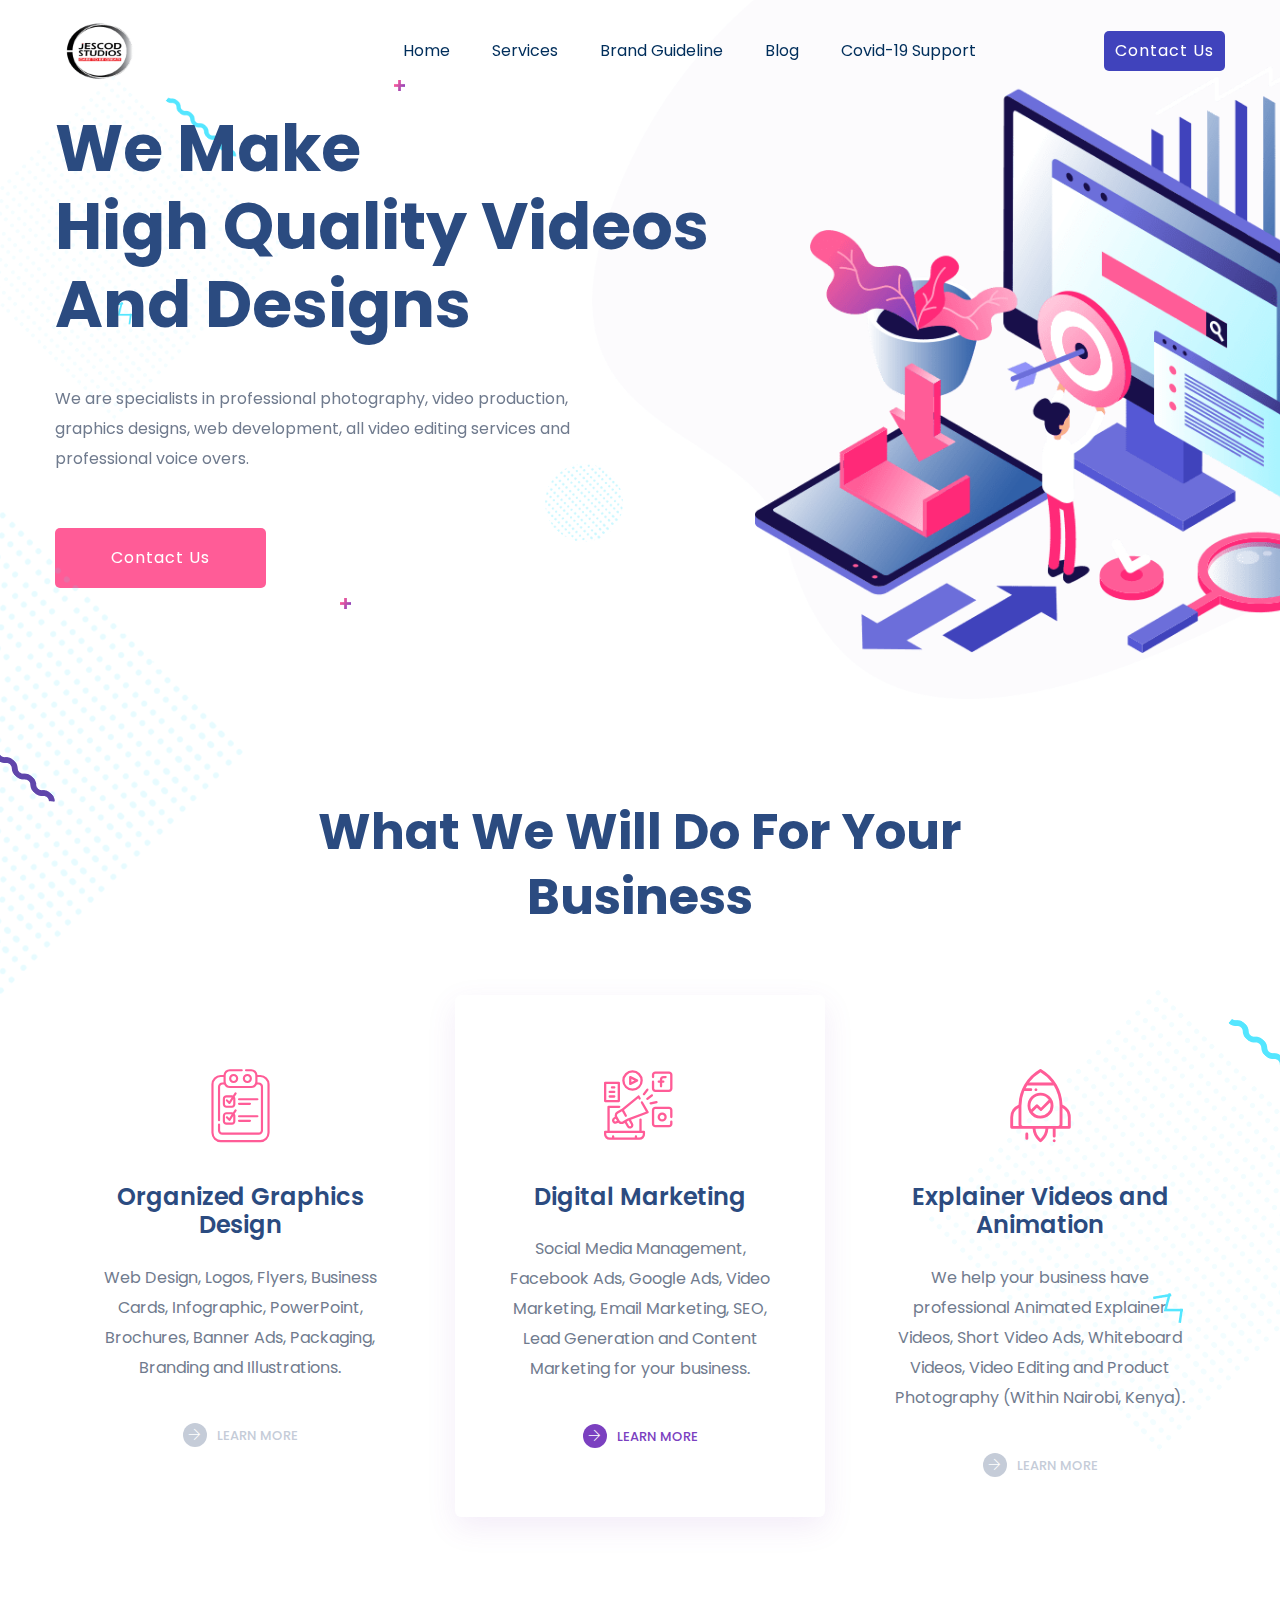
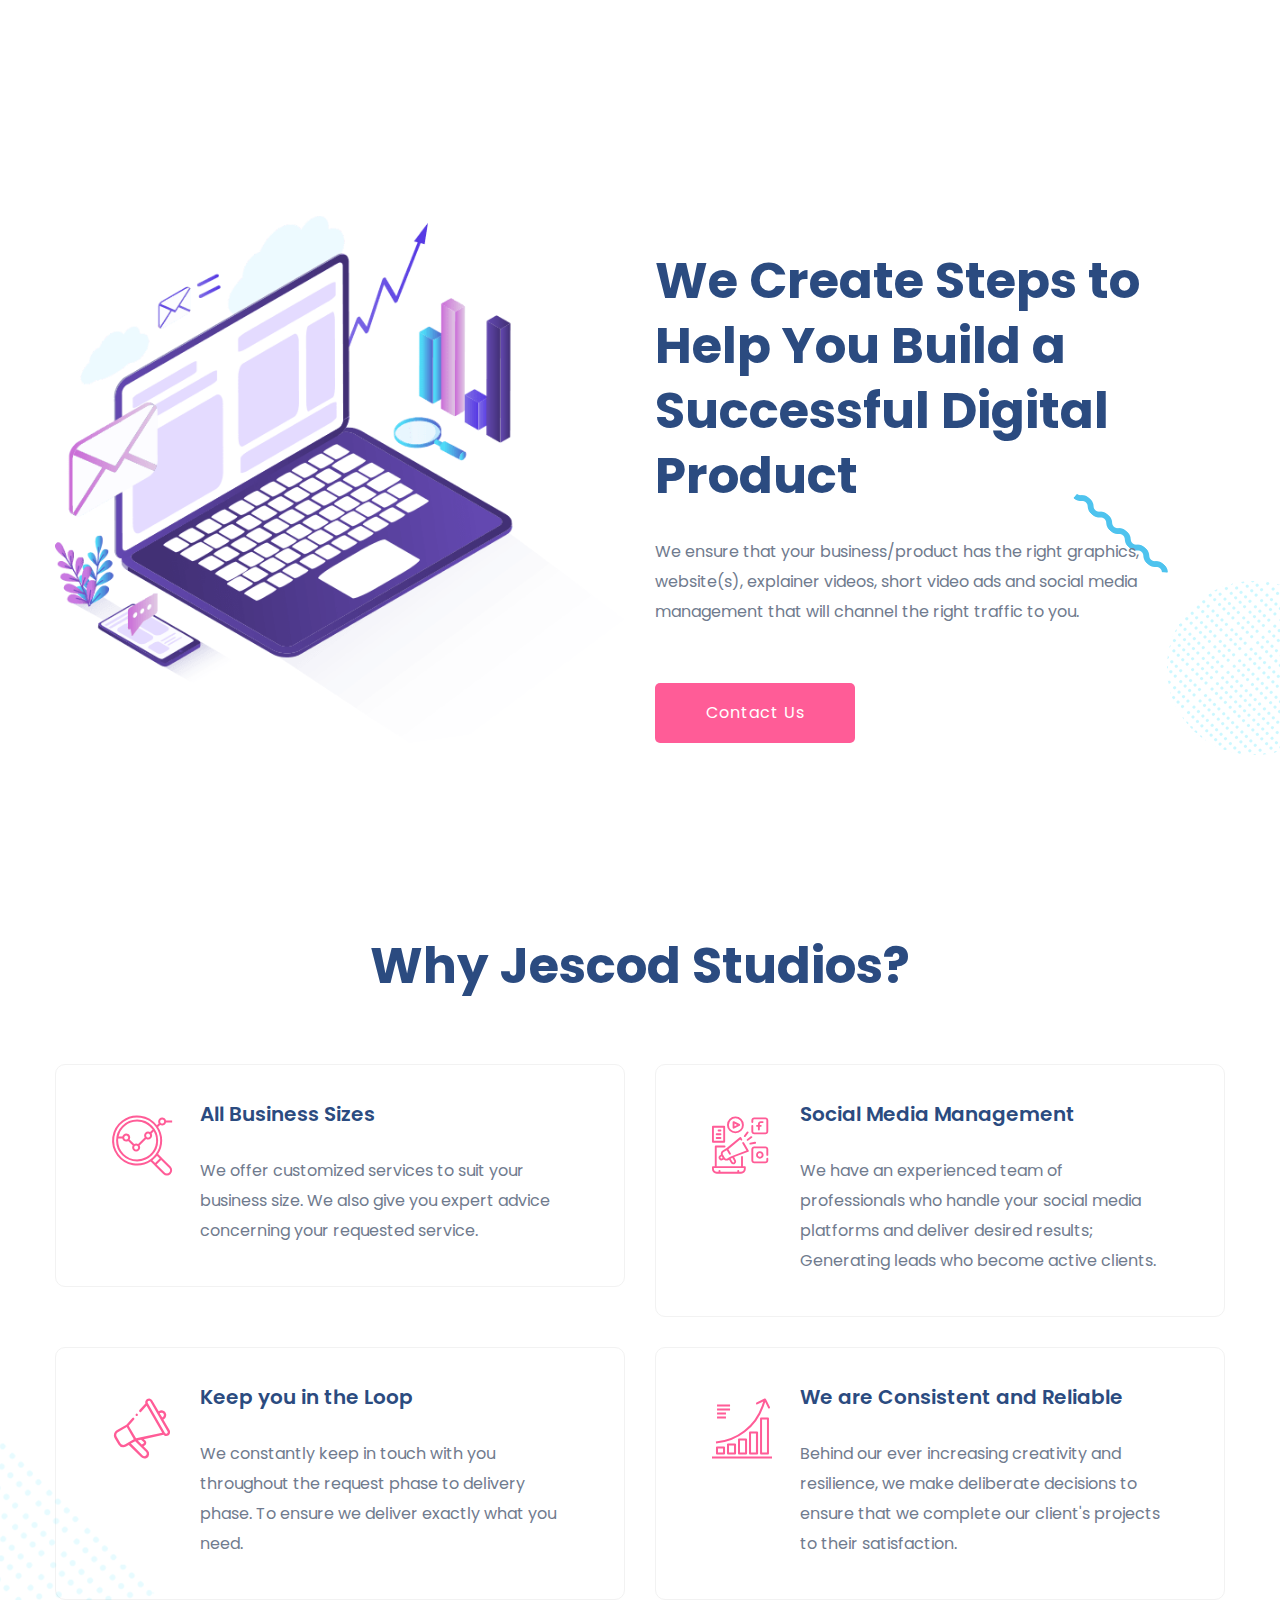
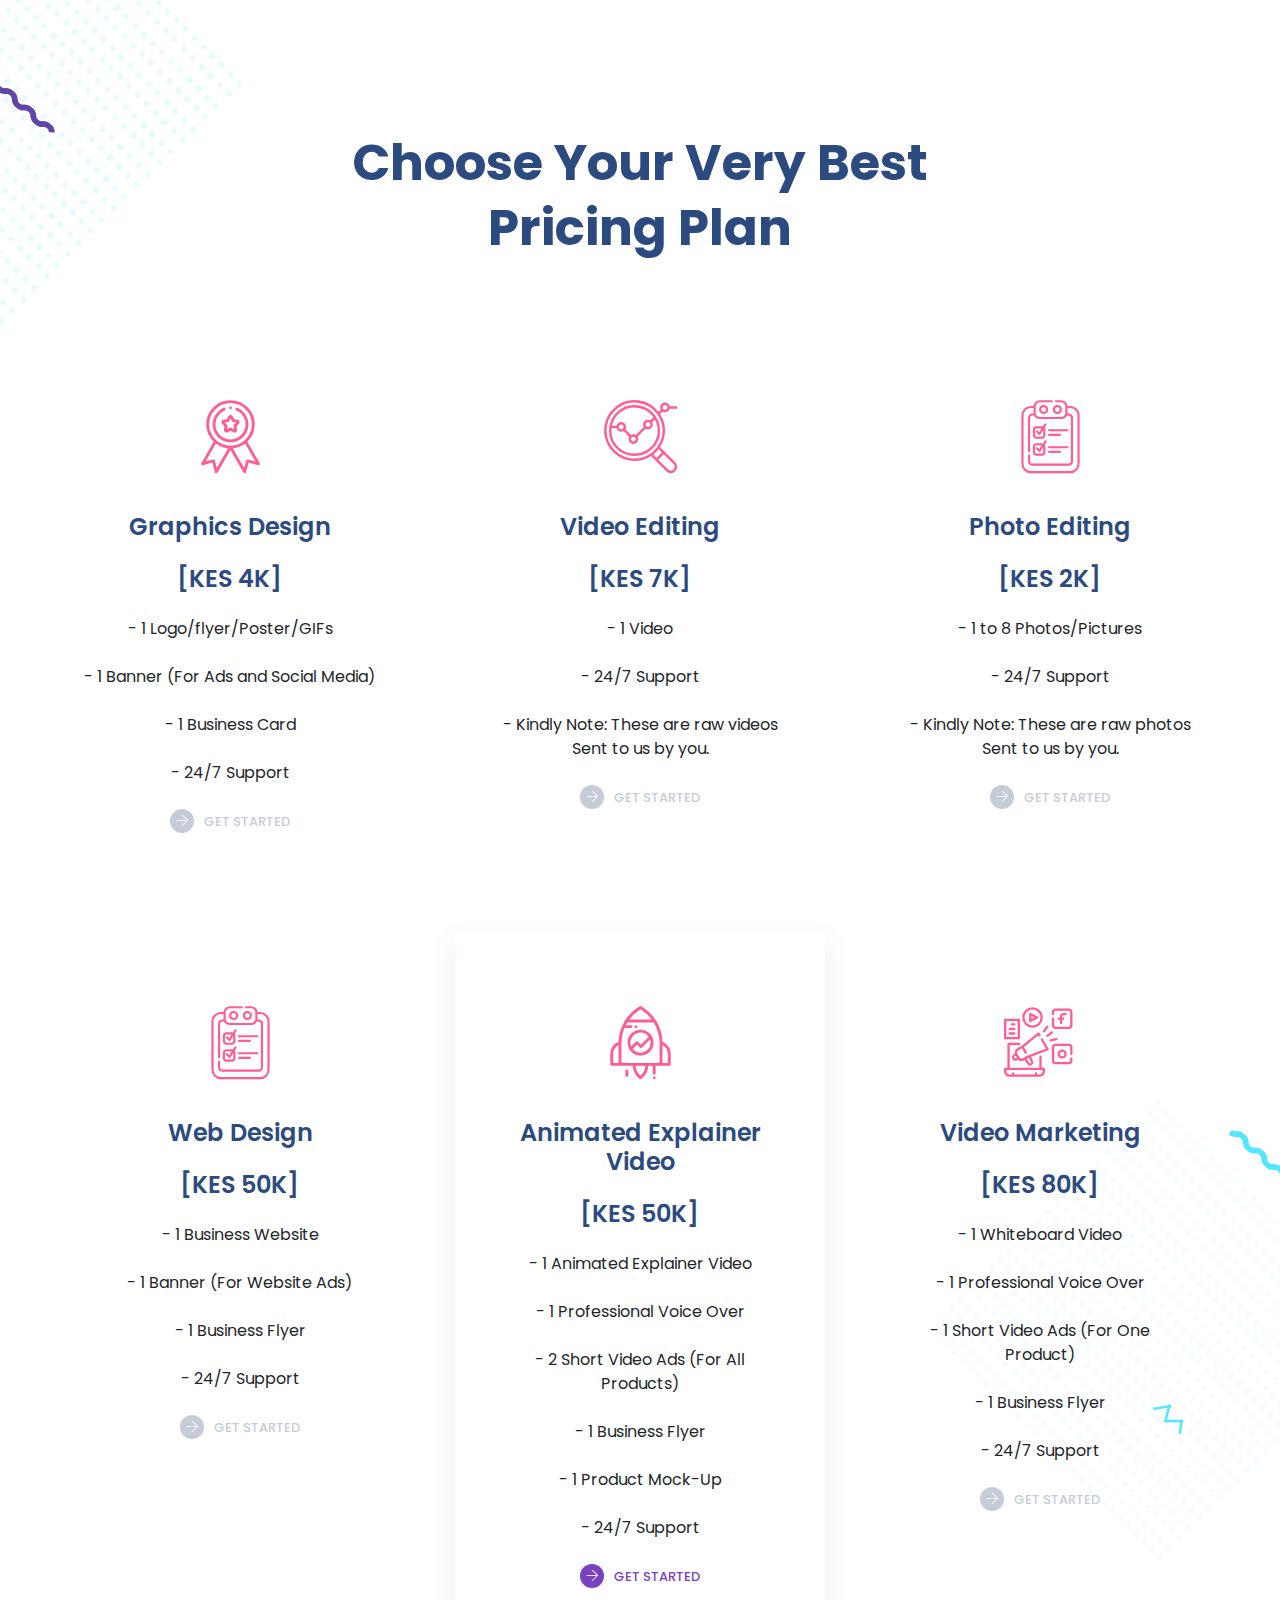
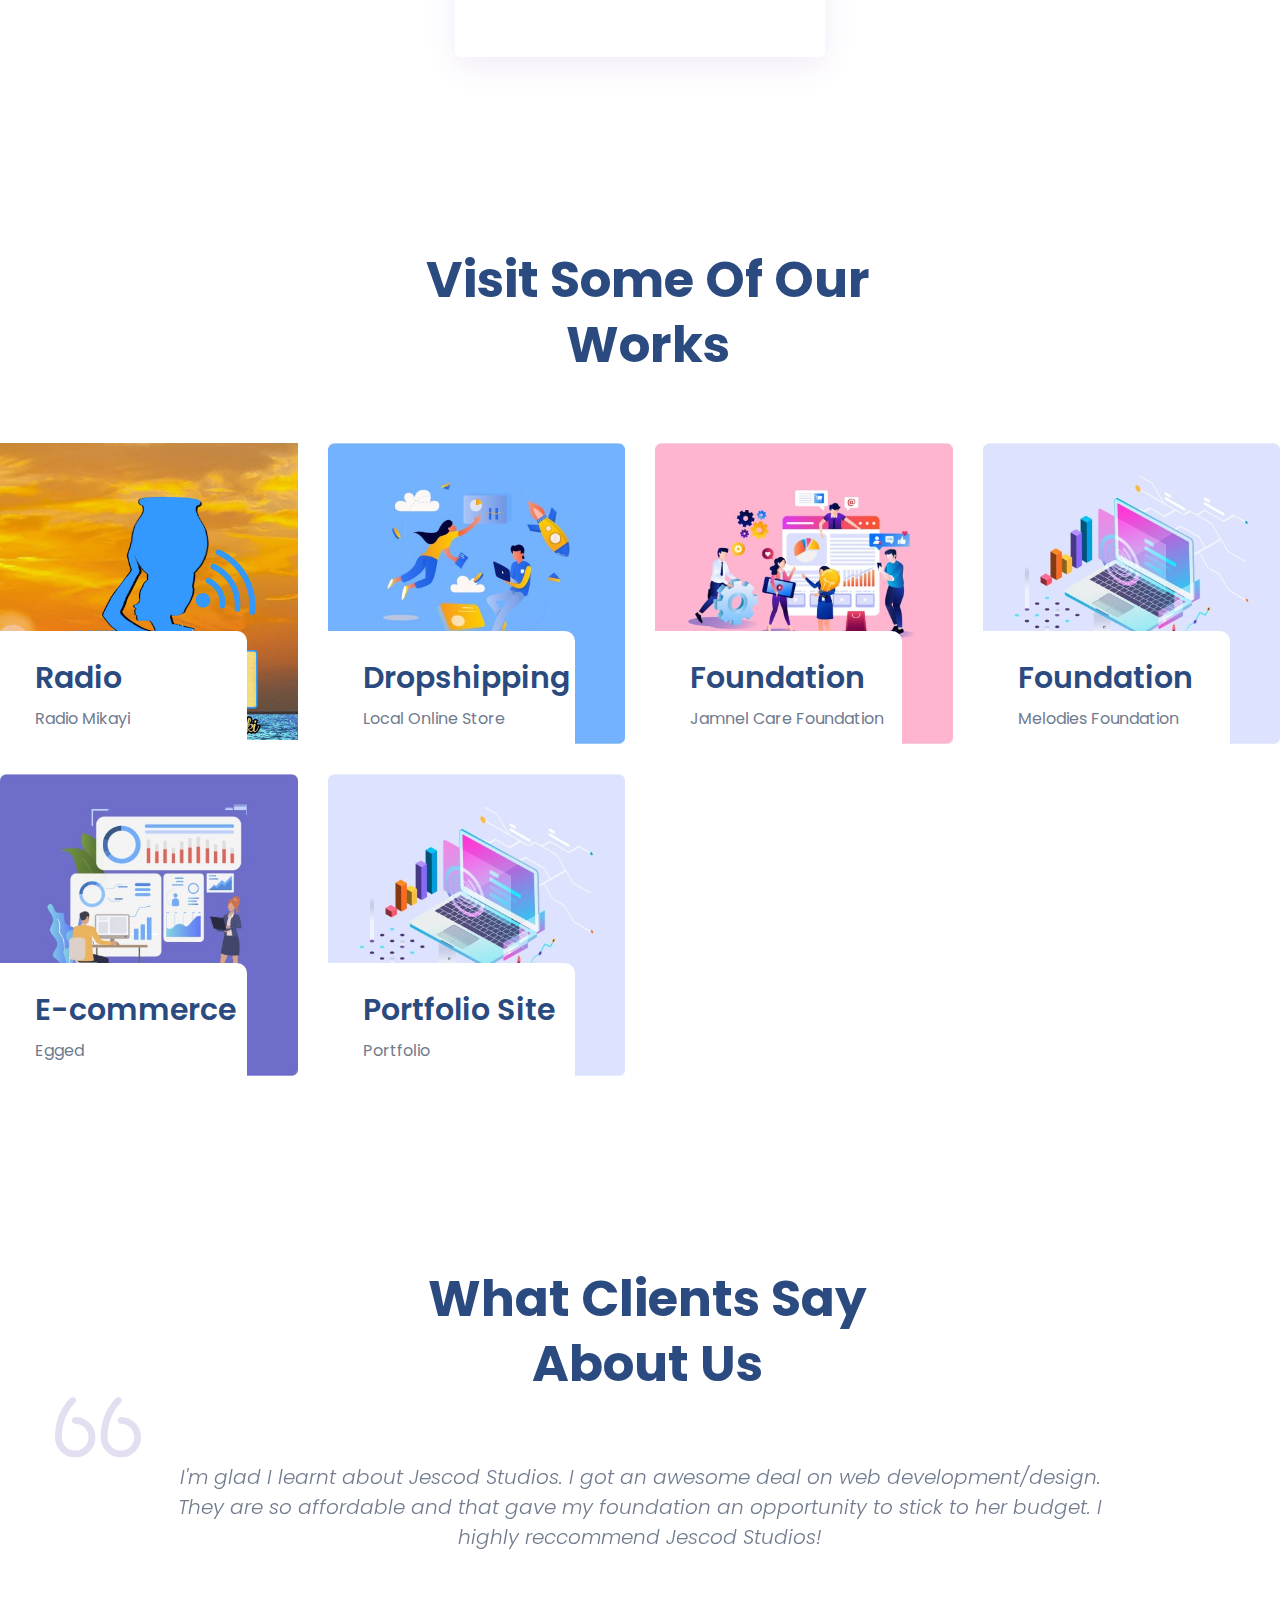
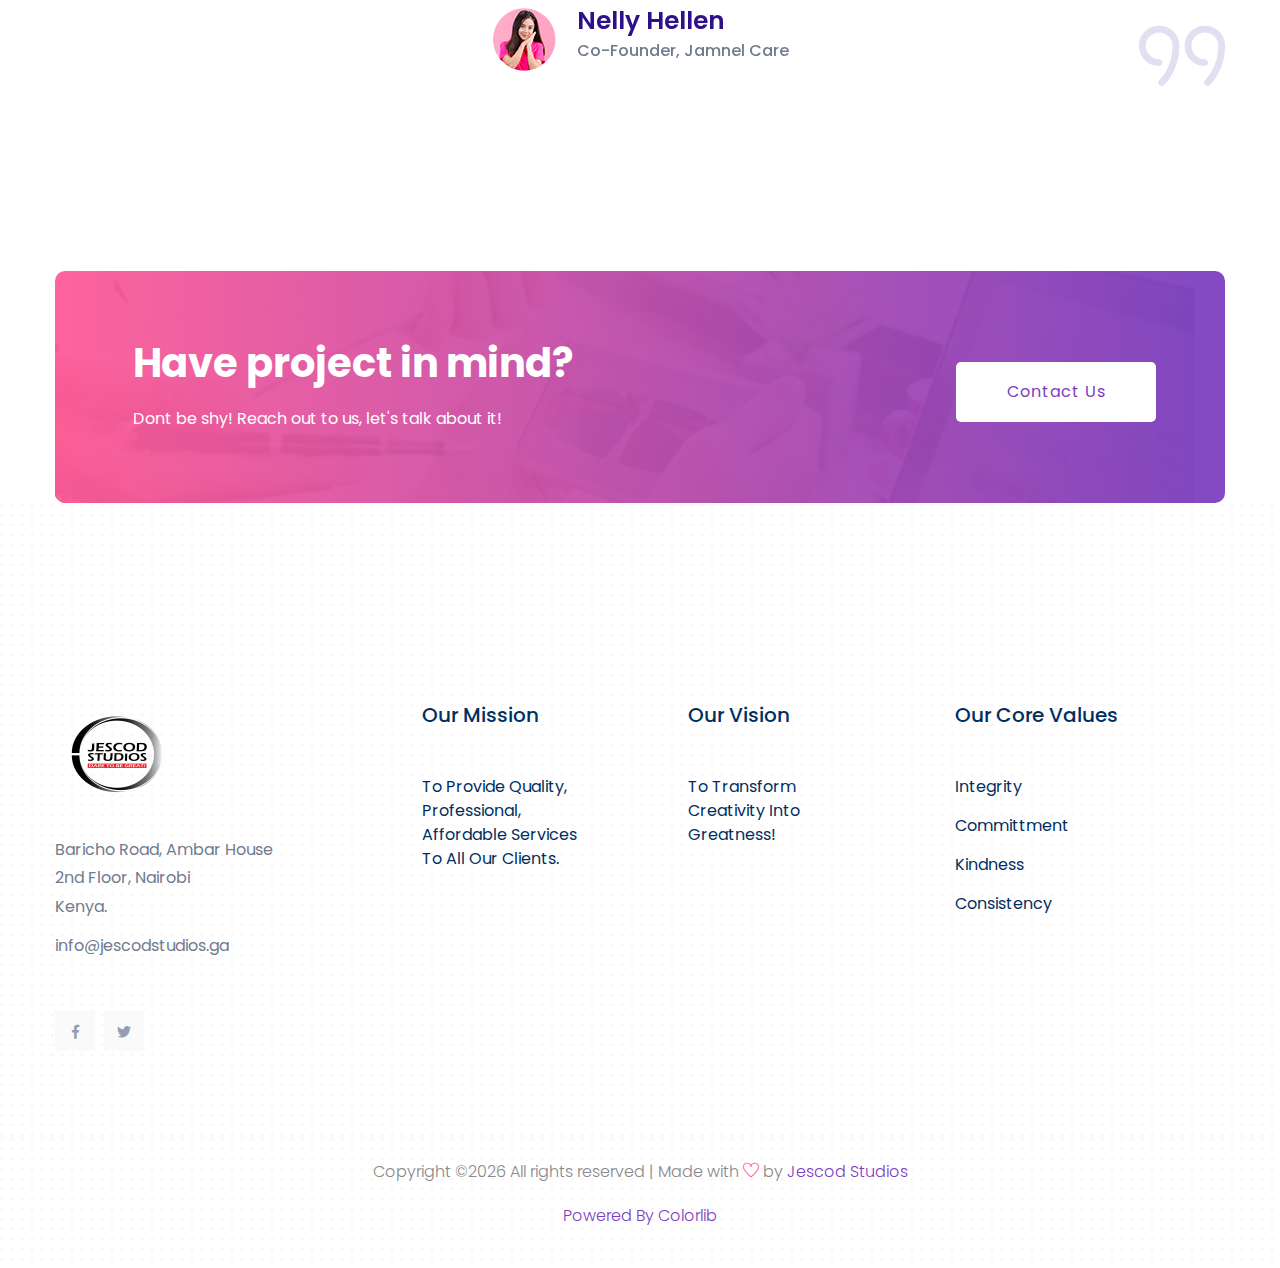
<file: index.html>
<!doctype html>
<html class="no-js" lang="zxx">
    <head>


        <meta charset="utf-8">
        <meta http-equiv="x-ua-compatible" content="ie=edge">
        <title>Jescod Studios-Dare To Be Great!</title>
        <meta name="description" content="">
        <meta name="viewport" content="width=device-width, initial-scale=1">
        <meta name="keywords" content="studios in nairobi, studios in kenya, jescod studios, photo studios in kenya, photo studios in nairobi, studios in south b, studios in baricho road, photography in kenya, photography in nairobi, photographers, content creators in kenya, content creators in nairobi.">
        <meta name="description" content="Specialists in professional photography, video production, graphics designs, web development, all video editing services and professional voice overs.">

    <!--    <link rel="manifest" href="site.webmanifest">
		<link rel="shortcut icon" type="image/x-icon" href="assets/img/favicon.ico"> -->

		<!-- CSS here -->
            <link rel="stylesheet" href="assets/css/bootstrap.min.css">
            <link rel="stylesheet" href="assets/css/owl.carousel.min.css">
            <link rel="stylesheet" href="assets/css/flaticon.css">
            <link rel="stylesheet" href="assets/css/slicknav.css">
            <link rel="stylesheet" href="assets/css/animate.min.css">
            <link rel="stylesheet" href="assets/css/magnific-popup.css">
            <link rel="stylesheet" href="assets/css/fontawesome-all.min.css">
            <link rel="stylesheet" href="assets/css/themify-icons.css">
            <link rel="stylesheet" href="assets/css/slick.css">
            <link rel="stylesheet" href="assets/css/nice-select.css">
            <link rel="stylesheet" href="assets/css/style.css">

<!--Favicon-->
            <link rel="apple-touch-icon" sizes="180x180" href="assets/img/elements/favicon_io/apple-touch-icon.png">
            <link rel="icon" type="image/png" sizes="32x32" href="assets/img/elements/favicon_io/favicon-32x32.png">
            <link rel="icon" type="image/png" sizes="16x16" href="assets/img/elements/favicon_io/favicon-16x16.png">
            <link rel="manifest" href="assets/img/elements/favicon_io/site.webmanifest">

<!--End Of Favicon-->


            <!-- Global site tag (gtag.js) - Google Analytics -->
      <script async src="https://www.googletagmanager.com/gtag/js?id=UA-159226225-1"></script>
      <script>
        window.dataLayer = window.dataLayer || [];
        function gtag(){dataLayer.push(arguments);}
        gtag('js', new Date());

        gtag('config', 'UA-159226225-1');
      </script>

   </head>

   <body>

    <!-- Preloader Start -->
    <div id="preloader-active">
      <!--    <div id="preloader-active">
              <div class="preloader d-flex align-items-center justify-content-center">
                  <div class="preloader-inner position-relative">
                      <div class="preloader-circle"></div>
                      <div class="preloader-img pere-text">
                          <img src="assets/img/logo/Jescod-Studios-Preloader.png" alt="">
                      </div>
                  </div>
              </div>
          </div>  -->
    </div>
    <!-- Preloader Start -->

    <header>
        <!-- Header Start -->
       <div class="header-area header-transparrent ">
            <div class="main-header header-sticky">
                <div class="container">
                    <div class="row align-items-center">
                        <!-- Logo -->
                        <div class="col-xl-2 col-lg-2 col-md-1">
                            <div class="logo">
                                <a href="index"><img src="assets/img/logo/logo.png" alt=""></a>
                            </div>
                        </div>
                        <div class="col-xl-8 col-lg-8 col-md-8">
                            <!-- Main-menu -->
                            <div class="main-menu f-right d-none d-lg-block">
                                <nav>
                                    <ul id="navigation">
                                        <li><a href="index.html"> Home</a></li>
                                    <!--    <li><a href="about.html">About Us</a></li>  -->
                                    <li><a href="services">Services</a></li>
                                        <li><a href="assets/img/logo/Jescod Brand Guideline Business Presentation.pdf" alt="">Brand Guideline</a></li>
                                    <li><a href="blog">Blog</a>
                                        <!--    <ul class="submenu">
                                                <li><a href="blog">Blog</a></li>
                                                <li><a href="single-blog">Blog Details</a></li>
                                            </ul> -->
                                        </li>
                                  <li><a href="https://dashboard.flutterwave.com/donate/5pewjfefvqdl">Covid-19 Support</a></li>

                                  <!--      <li><a href="#">Pages</a>
                                            <ul class="submenu">
                                                <li><a href="elements.html">Element</a></li>
                                            </ul>
                                        </li>  -->
                                    </ul>
                                </nav>
                            </div>
                        </div>
                        <div class="col-xl-2 col-lg-2 col-md-3">
                            <div class="header-right-btn f-right d-none d-lg-block">
                                <a href="contact" class="btn header-btn">Contact Us</a>
                            </div>
                        </div>
                        <!-- Mobile Menu -->
                        <div class="col-12">
                            <div class="mobile_menu d-block d-lg-none"></div>
                        </div>
                    </div>
                </div>
            </div>
       </div>
        <!-- Header End -->
    </header>

    <main>

        <!-- Slider Area Start-->
        <div class="slider-area ">
            <div class="slider-active">
                <div class="single-slider slider-height d-flex align-items-center" data-background="assets/img/hero/h1_hero.png">
                    <div class="container">
                        <div class="row d-flex align-items-center">
                            <div class="col-lg-7 col-md-9 ">
                                <div class="hero__caption">
                                    <h1 data-animation="fadeInLeft" data-delay=".4s">We Make<br> High Quality Videos and Designs</h1>
                                    <p data-animation="fadeInLeft" data-delay=".6s">We are specialists in professional photography, video production, graphics designs, web development, all video editing services and professional voice overs.</p>
                                    <!-- Hero-btn -->
                                    <div class="hero__btn" data-animation="fadeInLeft" data-delay=".8s">
                                        <a href="contact" class="btn hero-btn">Contact Us</a>
                                    </div>
                                </div>
                            </div>
                            <div class="col-lg-5">
                                <div class="hero__img d-none d-lg-block" data-animation="fadeInRight" data-delay="1s">
                                    <img src="assets/img/hero/hero_right.png" alt="">
                                </div>
                            </div>
                        </div>
                    </div>
                </div>
                <div class="single-slider slider-height d-flex align-items-center" data-background="assets/img/hero/h1_hero.png">
                    <div class="container">
                        <div class="row d-flex align-items-center">
                            <div class="col-lg-7 col-md-9 ">
                                <div class="hero__caption">
                                    <h1 data-animation="fadeInLeft" data-delay=".4s">We Collect<br> High Quality Designs and Videos</h1>
                                    <p data-animation="fadeInLeft" data-delay=".6s">We are specialists in professional photography, video production, graphics designs, web development, all video editing services and professional voice overs.</p>
                                    <!-- Hero-btn -->
                                    <div class="hero__btn" data-animation="fadeInLeft" data-delay=".8s">
                                        <a href="contact.html" class="btn hero-btn">Contact Us</a>
                                    </div>
                                </div>
                            </div>
                            <div class="col-lg-5">
                                <div class="hero__img d-none d-lg-block" data-animation="fadeInRight" data-delay="1s">
                                    <img src="assets/img/hero/hero_right.png" alt="">
                                </div>
                            </div>
                        </div>
                    </div>
                </div>
            </div>
        </div>
        <!-- Slider Area End-->
        <!-- What We do start-->
        <div class="what-we-do we-padding">
            <div class="container">
                <!-- Section-tittle -->
                <div class="row d-flex justify-content-center">
                    <div class="col-lg-8">
                        <div class="section-tittle text-center">
                            <h2>What We Will Do For Your Business​</h2>
                        </div>
                    </div>
                </div>
                <div class="row">
                    <div class="col-lg-4 col-md-6">
                        <div class="single-do text-center mb-30">
                            <div class="do-icon">
                                <span  class="flaticon-tasks"></span>
                            </div>
                            <div class="do-caption">
                                <h4>Organized Graphics Design</h4>
                                <p>Web Design, Logos, Flyers, Business Cards, Infographic, PowerPoint, Brochures, Banner Ads, Packaging, Branding and Illustrations.</p>
                            </div>
                     <div class="do-btn">
                                <a href="services"><i class="ti-arrow-right"></i> Learn More</a>
                            </div>
                        </div>
                    </div>
                     <div class="col-lg-4 col-md-6">
                        <div class="single-do active text-center mb-30">
                            <div class="do-icon">
                                <span  class="flaticon-social-media-marketing"></span>
                            </div>
                            <div class="do-caption">
                                <h4>Digital Marketing</h4>
                                <p>Social Media Management, Facebook Ads, Google Ads, Video Marketing, Email Marketing, SEO, Lead Generation and Content Marketing for your business.</p>
                            </div>
                         <div class="do-btn">
                                <a href="services"><i class="ti-arrow-right"></i> Learn More</a>
                            </div>
                        </div>
                    </div>
                     <div class="col-lg-4 col-md-6">
                        <div class="single-do text-center mb-30">
                            <div class="do-icon">
                                <span  class="flaticon-project"></span>
                            </div>
                            <div class="do-caption">
                                <h4>Explainer Videos and Animation</h4>
                                <p>We help your business have professional Animated Explainer Videos, Short Video Ads, Whiteboard Videos, Video Editing and Product Photography (Within Nairobi, Kenya). </p>
                            </div>
                      <div class="do-btn">
                                <a href="services"><i class="ti-arrow-right"></i> Learn More</a>
                            </div>
                        </div>
                    </div>
                </div>
            </div>
        </div>
        <!-- What We do End-->
        <!-- We Create Start -->
        <div class="we-create-area create-padding">
            <div class="container">
                <div class="row d-flex align-items-end">
                    <div class="col-lg-6 col-md-12">
                        <div class="we-create-img">
                            <img src="assets/img//service/we-create.png" alt="">
                        </div>
                    </div>
                    <div class="col-lg-6 col-md-12">
                        <div class="we-create-cap">
                            <h3>We Create Steps to Help You Build a Successful Digital Product</h3>
                            <p>We ensure that your business/product has the right graphics, website(s), explainer videos, short video ads and social media management that will channel the right traffic to you.</p>
                            <a href="contact" class="btn">Contact Us</a>
                        </div>
                    </div>
                </div>
            </div>
        </div>
        <!-- We Create End -->
        <!-- Generating Start -->
        <div class="generating-area ">
            <div class="container">
                 <!-- Section-tittle -->
                 <div class="row d-flex justify-content-center">
                    <div class="col-lg-8">
                        <div class="section-tittle text-center">
                            <h2>Why Jescod Studios?​​</h2>
                        </div>
                    </div>
                </div>
                <div class="row">
                    <div class="col-lg-6 col-md-6">
                        <div class="single-generating d-flex mb-30">
                            <div class="generating-icon">
                                <span class="flaticon-chart"></span>
                            </div>
                            <div class="generating-cap">
                                <h4>All Business Sizes</h4>
                                <p>We offer customized services to suit your business size. We also give you expert advice concerning your requested service.</p>
                            </div>
                        </div>
                    </div>
                    <div class="col-lg-6 col-md-6">
                        <div class="single-generating d-flex mb-30">
                            <div class="generating-icon">
                                <span class="flaticon-social-media-marketing"></span>
                            </div>
                            <div class="generating-cap">
                                <h4>Social Media Management</h4>
                                <p>We have an experienced team of professionals who handle your social media platforms and deliver desired results; Generating leads who become active clients. </p>
                            </div>
                        </div>
                    </div>
                    <div class="col-lg-6 col-md-6">
                        <div class="single-generating d-flex mb-30">
                            <div class="generating-icon">
                                <span class="flaticon-speaker"></span>
                            </div>
                            <div class="generating-cap">
                                <h4>Keep you in the Loop</h4>
                                <p>We constantly keep in touch with you throughout the request phase to delivery phase. To ensure we deliver exactly what you need. </p>
                            </div>
                        </div>
                    </div>
                    <div class="col-lg-6 col-md-6">
                        <div class="single-generating d-flex mb-30">
                            <div class="generating-icon">
                                <span class="flaticon-growth"></span>
                            </div>
                            <div class="generating-cap">
                                <h4>We are Consistent and Reliable</h4>
                                <p>Behind our ever increasing creativity and resilience, we make deliberate decisions to ensure that we complete our client's projects to their satisfaction. </p>
                            </div>
                        </div>
                    </div>
                </div>
            </div>
        </div>
        <!-- Generating End -->
        <!--Choose Best start-->
        <div class="what-we-do we-padding">
            <div class="container">
                <!-- Section-tittle -->
                <div class="row d-flex justify-content-center">
                    <div class="col-lg-7">
                        <div class="section-tittle text-center">
                            <h2>Choose Your Very Best Pricing Plan </h2>
                        </div>
                    </div>
                </div>
                <div class="row">

                  <div class="row">
                      <div class="col-lg-4 col-md-6">
                          <div class="single-do text-center mb-30">
                              <div class="do-icon">
                                  <span  class="flaticon-award"></span>
                              </div>
                              <div class="do-caption">
                                <h4>Graphics Design</h4>
                                  <h4>[KES 4K]</h4>
                                  <ul>
                                    <li>- 1 Logo/flyer/Poster/GIFs</li>
                                    <br><li>- 1 Banner (For Ads and Social Media)</li>
                                    <br><li>- 1 Business Card</li>
                                    <br><li>- 24/7 Support</li><br>
                                  </ul>
                              </div>
                       <div class="do-btn">
                                  <a href="services"><i class="ti-arrow-right"></i> get started</a>
                              </div>
                          </div>
                      </div>
                  <div class="col-lg-4 col-md-6">
                          <div class="single-do text-center mb-30">
                              <div class="do-icon">
                                  <span  class="flaticon-chart"></span>
                              </div>
                              <div class="do-caption">
                                <h4>Video Editing</h4>
                                  <h4>[KES 7K]</h4>
                                  <ul>
                                    <li>- 1 Video</li>
                                    <br><li>- 24/7 Support</li>
                                    <br><li>- Kindly Note: These are raw videos Sent to us by you.</li><br>

                                  </ul>
                              </div>
                           <div class="do-btn">
                                  <a href="services"><i class="ti-arrow-right"></i> get started</a>
                              </div>
                          </div>
                      </div>
                       <div class="col-lg-4 col-md-6">
                          <div class="single-do text-center mb-30">
                              <div class="do-icon">
                                  <span  class="flaticon-tasks"></span>
                              </div>
                              <div class="do-caption">
                                <h4>Photo Editing</h4>
                                  <h4>[KES 2K]</h4>
                                  <ul>
                                    <li>- 1 to 8 Photos/Pictures</li>
                                    <br><li>- 24/7 Support</li>
                                    <br><li>- Kindly Note: These are raw photos Sent to us by you.</li><br>
                                  </ul>
                              </div>
                        <div class="do-btn">
                                  <a href="services"><i class="ti-arrow-right"></i> get started</a>
                              </div>
                          </div>
                      </div>
                  </div>



                    <div class="col-lg-4 col-md-6">
                        <div class="single-do text-center mb-30">
                            <div class="do-icon">
                                <span  class="flaticon-tasks"></span>
                            </div>
                            <div class="do-caption">
                              <h4>Web Design</h4>
                                <h4>[KES 50K]</h4>
                                <ul>
                                  <li>- 1 Business Website</li>
                                  <br><li>- 1 Banner (For Website Ads)</li>
                                  <br><li>- 1 Business Flyer</li>
                                  <br><li>- 24/7 Support</li><br>
                                </ul>
                            </div>
                     <div class="do-btn">
                                <a href="services"><i class="ti-arrow-right"></i> get started</a>
                            </div>
                        </div>
                    </div>
                     <div class="col-lg-4 col-md-6">
                        <div class="single-do active text-center mb-30">
                            <div class="do-icon">
                                <span  class="flaticon-project"></span>
                            </div>
                            <div class="do-caption">
                              <h4>Animated Explainer Video</h4>
                                <h4>[KES 50K]</h4>
                                <ul>
                                  <li>- 1 Animated Explainer Video</li>
                                  <br><li>- 1 Professional Voice Over</li>
                                  <br><li>- 2 Short Video Ads (For All Products)</li>
                                  <br><li>- 1 Business Flyer</li>
                                  <br><li>- 1 Product Mock-Up</li>
                                  <br><li>- 24/7 Support</li><br>
                                </ul>
                            </div>
                         <div class="do-btn">
                                <a href="services"><i class="ti-arrow-right"></i> get started</a>
                            </div>
                        </div>
                    </div>
                     <div class="col-lg-4 col-md-6">
                        <div class="single-do text-center mb-30">
                            <div class="do-icon">
                                <span  class="flaticon-social-media-marketing"></span>
                            </div>
                            <div class="do-caption">
                              <h4>Video Marketing</h4>
                                <h4>[KES 80K]</h4>
                                <ul>
                                  <li>- 1 Whiteboard Video</li>
                                  <br><li>- 1 Professional Voice Over</li>
                                  <br><li>- 1 Short Video Ads (For One Product)</li>
                                  <br><li>- 1 Business Flyer</li>
                                  <br><li>- 24/7 Support</li><br>
                                </ul>
                            </div>
                      <div class="do-btn">
                                <a href="services"><i class="ti-arrow-right"></i> get started</a>
                            </div>
                        </div>
                    </div>




                </div>
            </div>
        </div>
        <!-- Choose Best do End-->
        <!-- Visit Stuffs Start -->
        <div class="visit-area fix visite-padding">
            <div class="container">
                <!-- Section-tittle -->
                <div class="row d-flex justify-content-center">
                    <div class="col-lg-6 pr-0">
                        <div class="section-tittle text-center">
                            <h2>Visit Some Of Our Works</h2>
                        </div>
                    </div>
                </div>
            </div>
            <div class="container-fluid p-0">
                <div class="row ">
                  <div class="col-lg-3 col-md-4">
                      <div class="single-visited mb-30">
                          <div class="visited-img">
                              <img src="assets/img/post/4.jpg" alt="">
                          </div>
                          <div class="visited-cap">
                              <h3><a href="https://www.radiomikayi.co.ke/" target="_blank">Radio</a></h3>
                              <p>Radio Mikayi</p>
                          </div>
                      </div>
                  </div>


                    <div class="col-lg-3 col-md-4">
                        <div class="single-visited mb-30">
                            <div class="visited-img">
                                <img src="assets/img/visit/visit_1.jpg" alt="">
                            </div>
                            <div class="visited-cap">
                                <h3><a href="https://www.flokaycollections.ga/" target="_blank">Dropshipping</a></h3>
                                <p>Local Online Store</p>
                            </div>
                        </div>
                    </div>
                     <div class="col-lg-3 col-md-4">
                        <div class="single-visited mb-30">
                            <div class="visited-img">
                                <img src="assets/img/visit/visit_2.jpg" alt="">
                            </div>
                            <div class="visited-cap">
                                <h3><a href="https://www.jamnelcare.org/" target="_blank">Foundation</a></h3>
                                <p>Jamnel Care Foundation</p>
                            </div>
                        </div>
                    </div>
                    <div class="col-lg-3 col-md-4">
                       <div class="single-visited mb-30">
                           <div class="visited-img">
                               <img src="assets/img/visit/visit_4.jpg" alt="">
                           </div>
                           <div class="visited-cap">
                               <h3><a href="https://www.melodiesfoundation.org/" target="_blank">Foundation</a></h3>
                               <p>Melodies Foundation</p>
                           </div>
                       </div>
                   </div>
                    <div class="col-lg-3 col-md-4">
                        <div class="single-visited mb-30">
                            <div class="visited-img">
                                <img src="assets/img/visit/visit_3.jpg" alt="">
                            </div>
                            <div class="visited-cap">
                                <h3><a href="https://www.egged.ml/" target="_blank">E-commerce</a></h3>
                                <p>Egged</p>
                            </div>
                        </div>
                    </div>
                    <div class="col-lg-3 col-md-4">
                        <div class="single-visited mb-30">
                            <div class="visited-img">
                                <img src="assets/img/visit/visit_4.jpg" alt="">
                            </div>
                            <div class="visited-cap">
                                <h3><a href="https://www.jessekonditi.tk/" target="_blank">Portfolio Site</a></h3>
                                <p>Portfolio</p>
                            </div>
                        </div>
                    </div>
                </div>
            </div>
        </div>
        <!-- Visit Stuffs Start -->
         <!-- Testimonial Start -->
         <div class="testimonial-area">
            <div class="container">
               <div class="testimonial-main">
                    <!-- Section-tittle -->
                    <div class="row d-flex justify-content-center">
                        <div class="col-lg-5  col-md-8 pr-0">
                            <div class="section-tittle text-center">
                                <h2>What Clients Say About Us</h2>
                            </div>
                        </div>
                    </div>
                    <div class="row d-flex justify-content-center">
                            <div class="col-lg-10 col-md-9">
                                <div class="h1-testimonial-active">
                                    <!-- Single Testimonial -->
                                    <div class="single-testimonial text-center">
                                        <div class="testimonial-caption ">
                                            <div class="testimonial-top-cap">
                                                <p>I'm glad I learnt about Jescod Studios. I got an awesome deal on web development/design. They are so affordable and that gave my foundation an opportunity to stick to her budget. I highly reccommend Jescod Studios! </p>
                                            </div>
                                            <!-- founder -->
                                            <div class="testimonial-founder d-flex align-items-center justify-content-center">
                                                <div class="founder-img">
                                                    <img src="assets/img/testmonial/testimonial.png" alt="">
                                                </div>
                                            <div class="founder-text">
                                                <span>Nelly Hellen</span>
                                                <p>Co-Founder, Jamnel Care</p>
                                            </div>
                                            </div>
                                        </div>
                                    </div><!-- Single Testimonial -->
                                    <div class="single-testimonial text-center">
                                        <div class="testimonial-caption ">
                                            <div class="testimonial-top-cap">
                                                <p>I Love Jescod Studios' Photo Edits, I am not even in Africa but their edits are award winning! plus, they are purely creative and affordable! I love doing business with you guys. </p>
                                            </div>
                                            <!-- founder -->
                                            <div class="testimonial-founder d-flex align-items-center justify-content-center">
                                                <div class="founder-img">
                                                    <img src="assets/img/testmonial/1.png" alt="">
                                                </div>
                                            <div class="founder-text">
                                                <span>Jane Williams</span>
                                                <p>Photographer</p>
                                            </div>
                                            </div>
                                        </div>
                                    </div><!-- Single Testimonial -->
                                    <div class="single-testimonial text-center">
                                        <div class="testimonial-caption ">
                                            <div class="testimonial-top-cap">
                                                <p>What attracted me to Jescod Studios was their flexibility. Actually, i was referred by a friend and all that he told me was true. I witnessed first hand flexibility, creativity and good Customer Service. Keep It Up! </p>
                                            </div>
                                            <!-- founder -->
                                            <div class="testimonial-founder d-flex align-items-center justify-content-center">
                                                <div class="founder-img">
                                                    <img src="assets/img/testmonial/testimonial3.JPG" alt="">
                                                </div>
                                            <div class="founder-text">
                                                <span>Victor Ogutu</span>
                                                <p>Founder, Vicky Supplies</p>
                                            </div>
                                            </div>
                                        </div>
                                    </div><!-- Single Testimonial -->
                                    <div class="single-testimonial text-center">
                                        <div class="testimonial-caption ">
                                            <div class="testimonial-top-cap">
                                                <p>Good Customer Service, excellent Video and Photo Editing Services. Jescod Studios never disappoints! </p>
                                            </div>
                                            <!-- founder -->
                                            <div class="testimonial-founder d-flex align-items-center justify-content-center">
                                                <div class="founder-img">
                                                    <img src="assets/img/testmonial/testimonial2.jpeg" alt="">
                                                </div>
                                            <div class="founder-text">
                                                <span>Zippy Omosa</span>
                                                <p>Business Owner</p>
                                            </div>
                                            </div>
                                        </div>
                                    </div>
                                </div>
                            </div>
                    </div>
               </div>
            </div>
        </div>
        <!-- Testimonial End -->
        <!-- Tips Triks Start -->
  <!--      <div class="tips-triks-area tips-padding">
            <div class="container">  -->
                 <!-- Section-tittle -->
                 <div class="row d-flex justify-content-center">
                <!--      <div class="col-lg-6 col-md-8 pr-0">
                        <div class="section-tittle text-center">
                            <h2>Tips and Tricks From Our Exparts</h2>
                        </div>
                    </div>
                </div>
                <div class="row">
                    <div class="col-xl-4 col-lg-4 col-md-6">
                        <div class="single-tips mb-50">
                            <div class="tips-img">
                                <img src="assets/img/tips/tips_1.jpg" alt="">
                            </div>
                            <div class="tips-caption">
                                <h4><a href="#">Twice profit than before you ever got</a></h4>
                                <span>Continue Reading</span>
                                <p>March 3, 2020</p>
                            </div>
                        </div>
                    </div>
                    <div class="col-xl-4 col-lg-4 col-md-6">
                        <div class="single-tips mb-50">
                            <div class="tips-img">
                                <img src="assets/img/tips/tips_2.jpg" alt="">
                            </div>
                            <div class="tips-caption">
                                <h4><a href="#">Twice profit than before you ever got</a></h4>
                                <span>Continue Reading</span>
                                <p>March 3, 2020</p>
                            </div>
                        </div>
                    </div>
                     <div class="col-xl-4 col-lg-4 col-md-6">
                        <div class="single-tips mb-50">
                            <div class="tips-img">
                                <img src="assets/img/tips/tips_3.jpg" alt="">
                            </div>
                            <div class="tips-caption">
                                <h4><a href="#">Twice profit than before you ever got</a></h4>
                                <span>Continue Reading</span>
                                <p>March 3, 2020</p>
                            </div>
                        </div>
                    </div>
                </div>
            </div>-->
        </div>
        <!-- Tips Triks End -->
         <!-- have-project Start-->
         <div class="have-project">
            <div class="container">
                <div class="haveAproject"  data-background="assets/img/team/have.jpg">
                    <div class="row d-flex align-items-center">
                        <div class="col-xl-7 col-lg-9 col-md-12">
                            <div class="wantToWork-caption">
                                <h2>Have project in mind?</h2>
                                <p>Dont be shy! Reach out to us, let's talk about it!</p>
                            </div>
                        </div>
                        <div class="col-xl-5 col-lg-3 col-md-12">
                           <div class="wantToWork-btn f-right">
                                <a href="contact" class="btn btn-ans">Contact Us</a>
                           </div>
                        </div>
                    </div>
                </div>

            </div>
        </div>
        <!-- have-project End -->

    </main>

   <footer>

       <!-- Footer Start-->
      <div class="footer-main" data-background="assets/img/shape/footer_bg.png">
        <div class="footer-area footer-padding">
            <div class="container">
                <div class="row d-flex justify-content-between">
                    <div class="col-lg-3 col-md-4 col-sm-8">
                       <div class="single-footer-caption mb-50">
                         <div class="single-footer-caption mb-30">
                              <!-- logo -->
                             <div class="footer-logo">
                                 <a href="index"><img src="assets/img/logo/logo2_footer.png" alt=""></a>
                             </div>
                             <div class="footer-tittle">
                                 <div class="footer-pera">
                                     <p class="info1">Baricho Road, Ambar House <br>2nd Floor, Nairobi <br>Kenya.</p>
                                     <p class="info2">info@jescodstudios.ga</p>
                                </div>
                             </div>
                             <div class="footer-social">
                                <a href="https://www.facebook.com/jescodstudios" target="_blank"><i class="fab fa-facebook-f"></i></a>
                                <a href="https://twitter.com/jescodstudios" target="_blank"><i class="fab fa-twitter"></i></a>
                            <!--    <a href="#"><i class="fas fa-globe"></i></a>
                                <a href="#"><i class="fab fa-behance"></i></a>  -->
                            </div>
                         </div>
                       </div>
                    </div>
                    <div class="col-lg-2 col-md-4 col-sm-5">
                        <div class="single-footer-caption mb-50">
                          <div class="footer-tittle">
                              <h4>Our Mission</h4>
                              <ul>
                                  <li>To Provide Quality, Professional, Affordable Services To All Our Clients.</li>
                              </ul>
                          </div>
                        </div>
                    </div>
                    <div class="col-lg-2 col-md-4 col-sm-7">
                        <div class="single-footer-caption mb-50">
                            <div class="footer-tittle">
                                <h4>Our Vision</h4>
                                <ul>
                                    <li>To Transform Creativity
                                    Into Greatness!</li>
                                </ul>
                            </div>
                        </div>
                    </div>
                    <div class="col-lg-3 col-md-4 col-sm-5">
                        <div class="single-footer-caption mb-50">
                            <div class="footer-tittle">
                                <h4>Our Core Values</h4>
                                <ul>
                                  <li>Integrity</li>
                                  <li>Committment</li>
                                  <li>Kindness</li>
                                 <li>Consistency</li>

                             </ul>
                            </div>
                        </div>
                    </div>
                </div>
            </div>
        </div>
        <!-- footer-bottom aera -->
        <div class="footer-bottom-area footer-bg">
            <div class="container">
                <div class="footer-border">
                     <div class="row d-flex align-items-center">
                         <div class="col-xl-12 ">
                             <div class="footer-copy-right text-center">
                                 <p><!-- Link back to Colorlib can't be removed. Template is licensed under CC BY 3.0. -->
  Copyright &copy;<script>document.write(new Date().getFullYear());</script> All rights reserved | Made with <i class="ti-heart" aria-hidden="true"></i> by <a href="https://www.jessekonditi.tk" target="_blank">Jescod Studios</a><p><a href="https://colorlib.com" target="_blank">Powered By Colorlib</a></p>
  <p></p>
  <!-- Link back to Colorlib can't be removed. Template is licensed under CC BY 3.0. --></p>
                             </div>
                         </div>
                     </div>
                </div>
            </div>
        </div>
      </div>
       <!-- Footer End-->

   </footer>

	<!-- JS here -->

		<!-- All JS Custom Plugins Link Here here -->
        <script src="./assets/js/vendor/modernizr-3.5.0.min.js"></script>
		<!-- Jquery, Popper, Bootstrap -->
		<script src="./assets/js/vendor/jquery-1.12.4.min.js"></script>
        <script src="./assets/js/popper.min.js"></script>
        <script src="./assets/js/bootstrap.min.js"></script>
	    <!-- Jquery Mobile Menu -->
        <script src="./assets/js/jquery.slicknav.min.js"></script>

		<!-- Jquery Slick , Owl-Carousel Plugins -->
        <script src="./assets/js/owl.carousel.min.js"></script>
        <script src="./assets/js/slick.min.js"></script>
        <!-- Date Picker -->
        <script src="./assets/js/gijgo.min.js"></script>
		<!-- One Page, Animated-HeadLin -->
        <script src="./assets/js/wow.min.js"></script>
		<script src="./assets/js/animated.headline.js"></script>
        <script src="./assets/js/jquery.magnific-popup.js"></script>

		<!-- Scrollup, nice-select, sticky -->
        <script src="./assets/js/jquery.scrollUp.min.js"></script>
        <script src="./assets/js/jquery.nice-select.min.js"></script>
		<script src="./assets/js/jquery.sticky.js"></script>

        <!-- contact js -->
        <script src="./assets/js/contact.js"></script>
        <script src="./assets/js/jquery.form.js"></script>
        <script src="./assets/js/jquery.validate.min.js"></script>
        <script src="./assets/js/mail-script.js"></script>
        <script src="./assets/js/jquery.ajaxchimp.min.js"></script>

		<!-- Jquery Plugins, main Jquery -->
        <script src="./assets/js/plugins.js"></script>
        <script src="./assets/js/main.js"></script>
<!--Netlify refer to the /admin  -->
<script>
if (window.netlifyIdentity) {
  window.netlifyIdentity.on("init", user => {
    if (!user) {
      window.netlifyIdentity.on("login", () => {
        document.location.href = "/admin/";
      });
    }
  });
}
</script>
  <!--Infolinks Ad
  <script type="text/javascript"> var infolinks_pid = 3265266; var infolinks_wsid = 0; </script> <script type="text/javascript" src="//resources.infolinks.com/js/infolinks_main.js"></script>
-->

    </body>
</html>
</file>
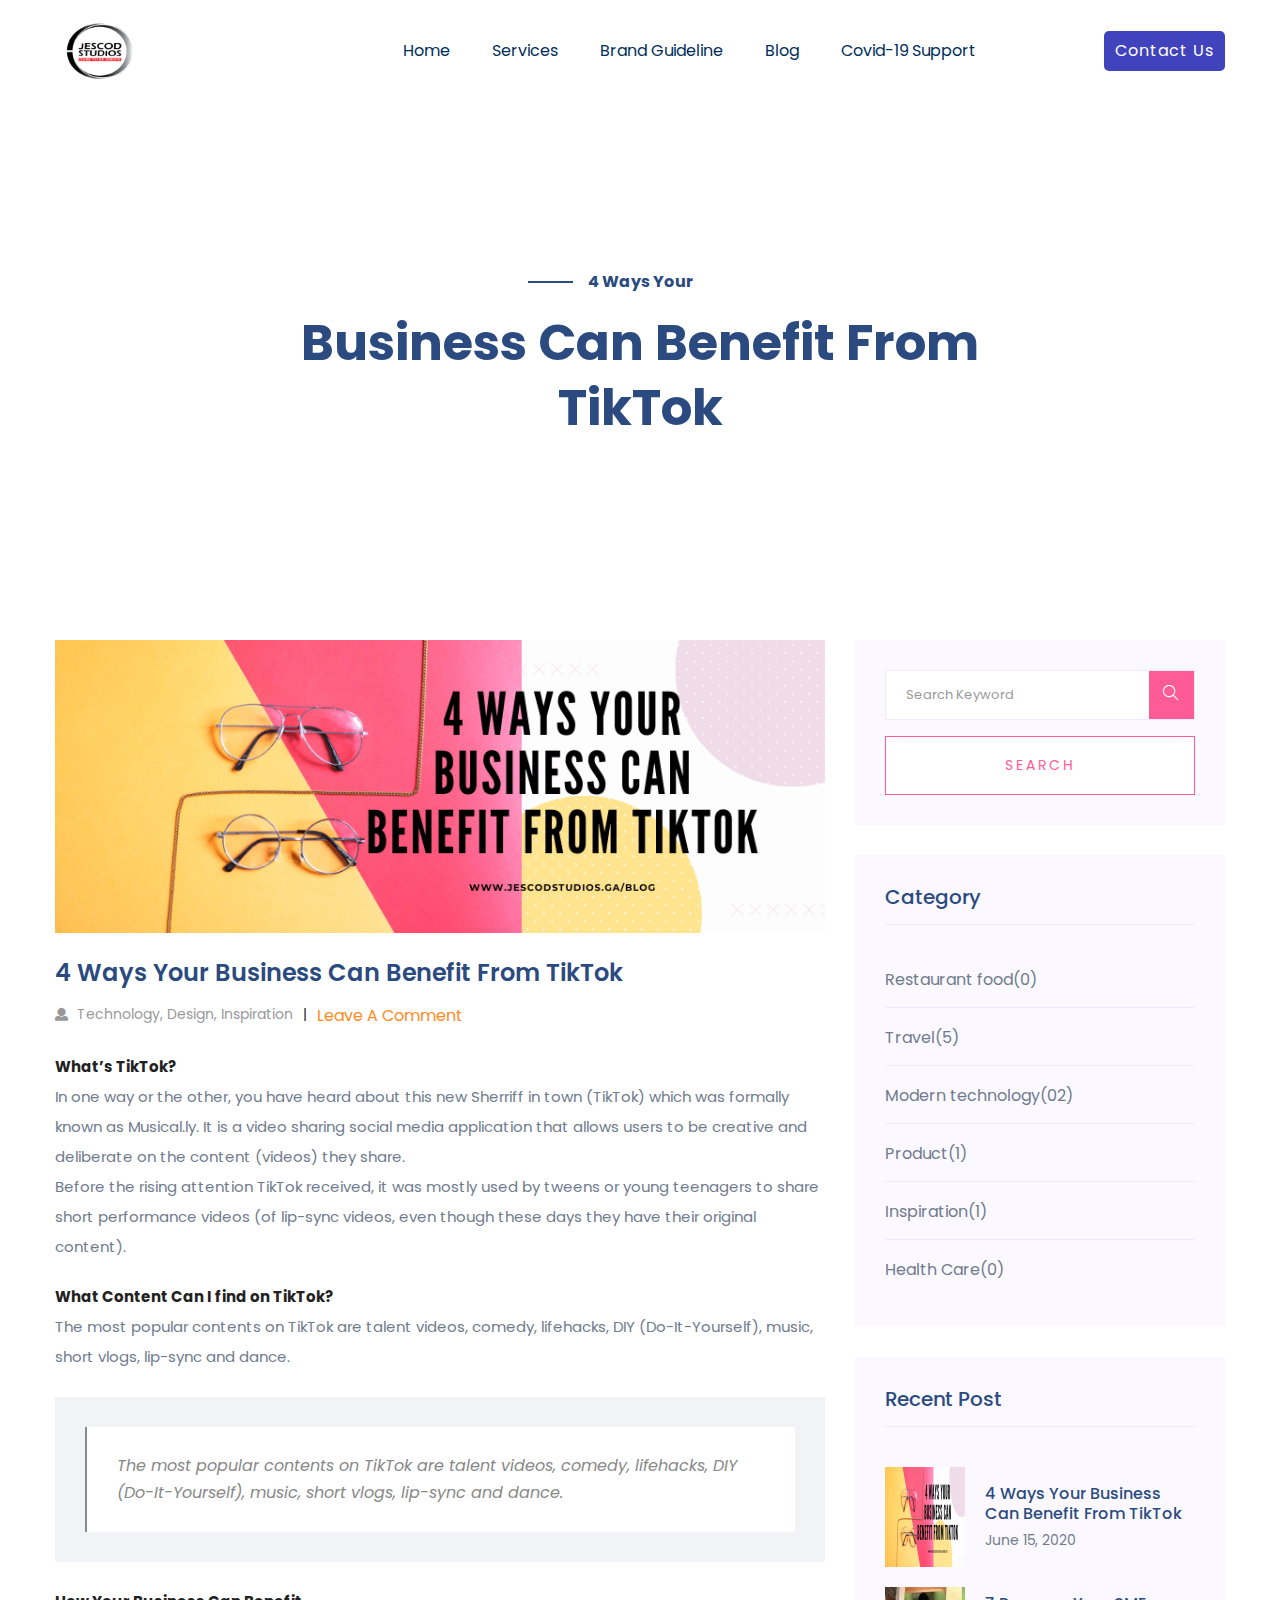
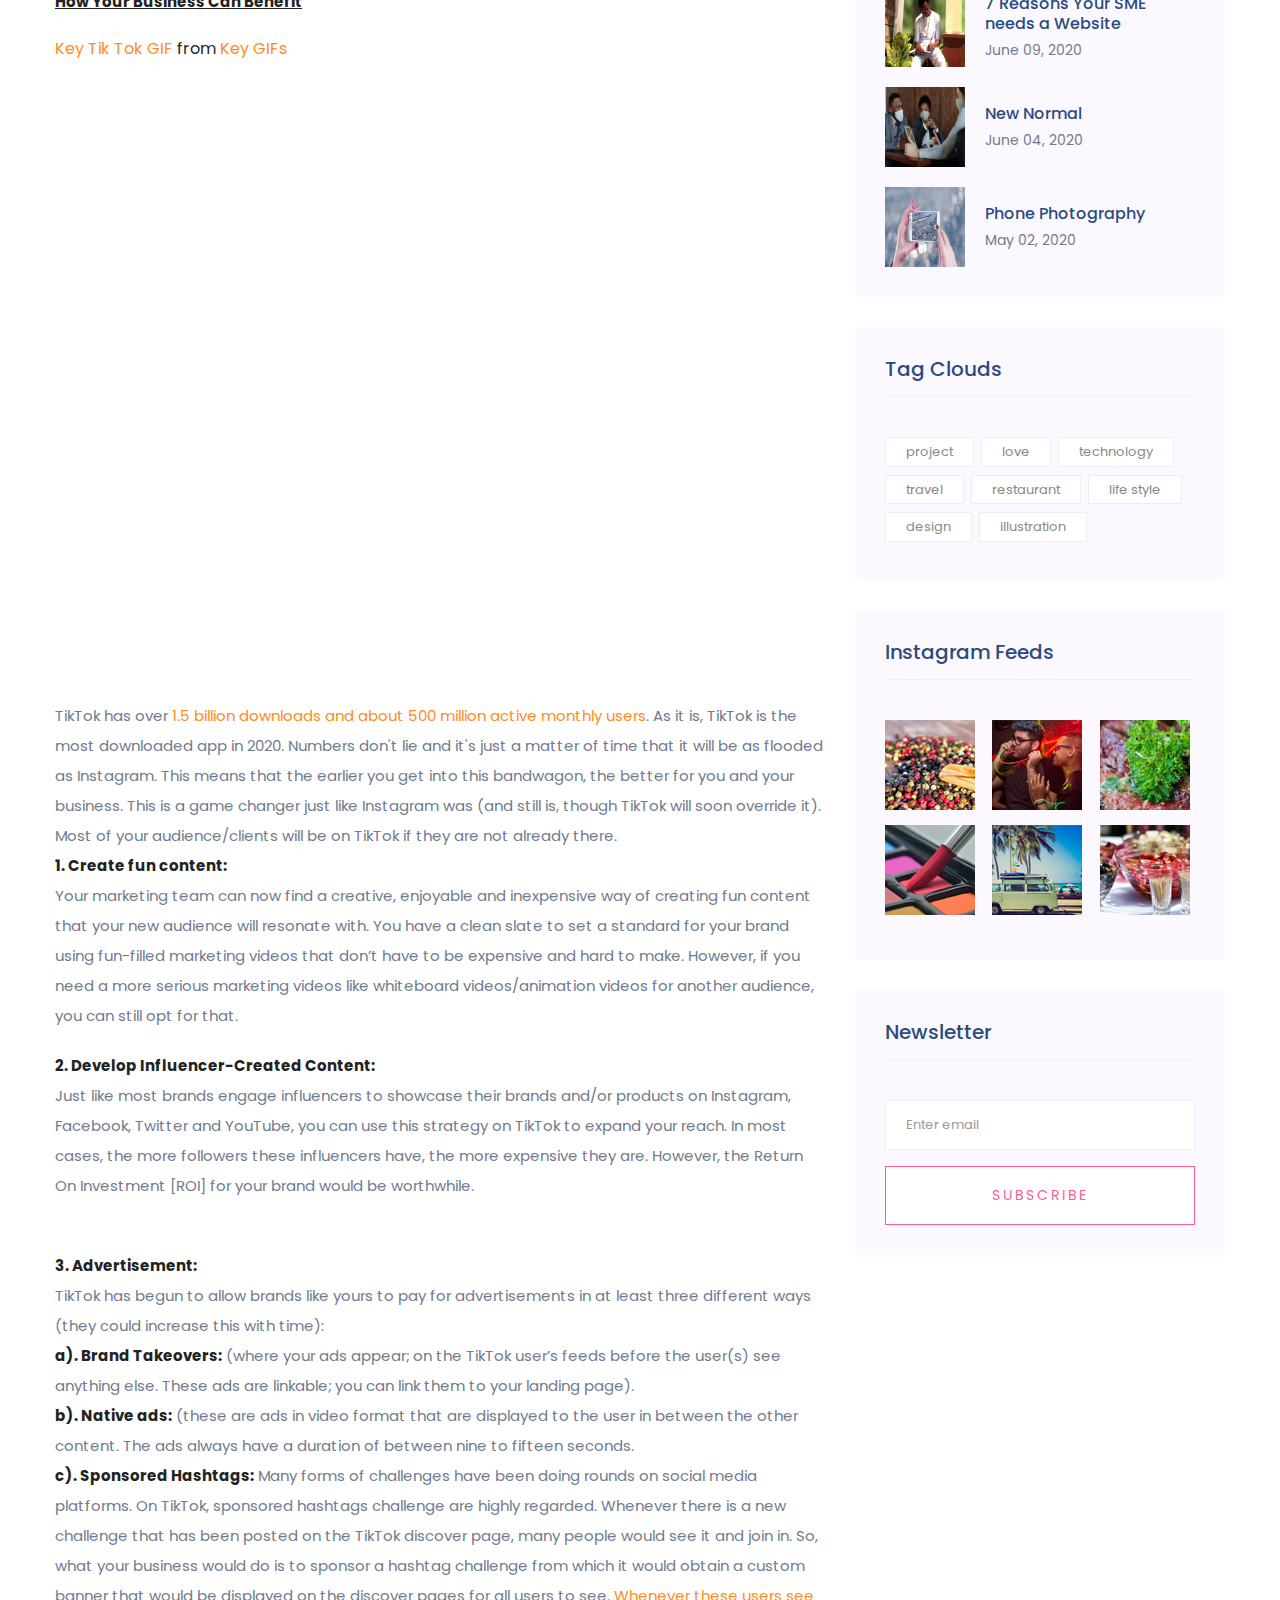
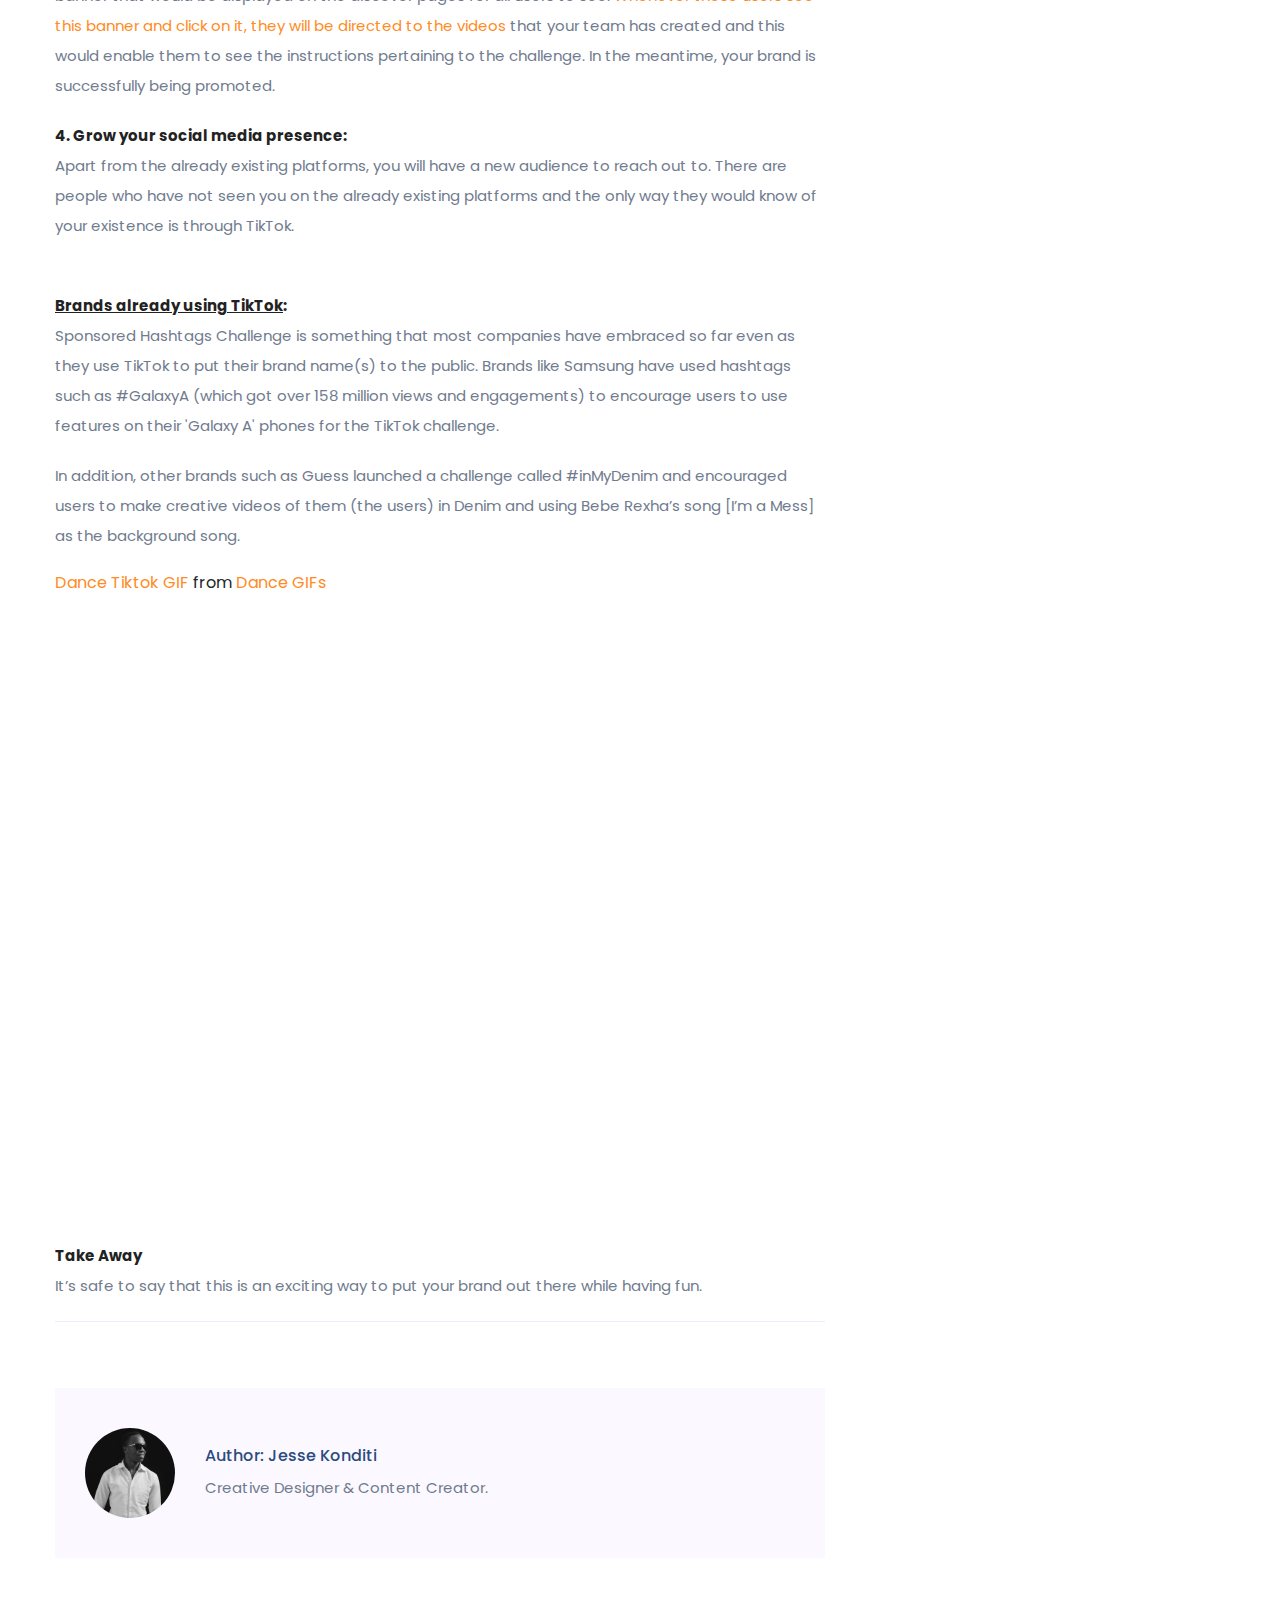
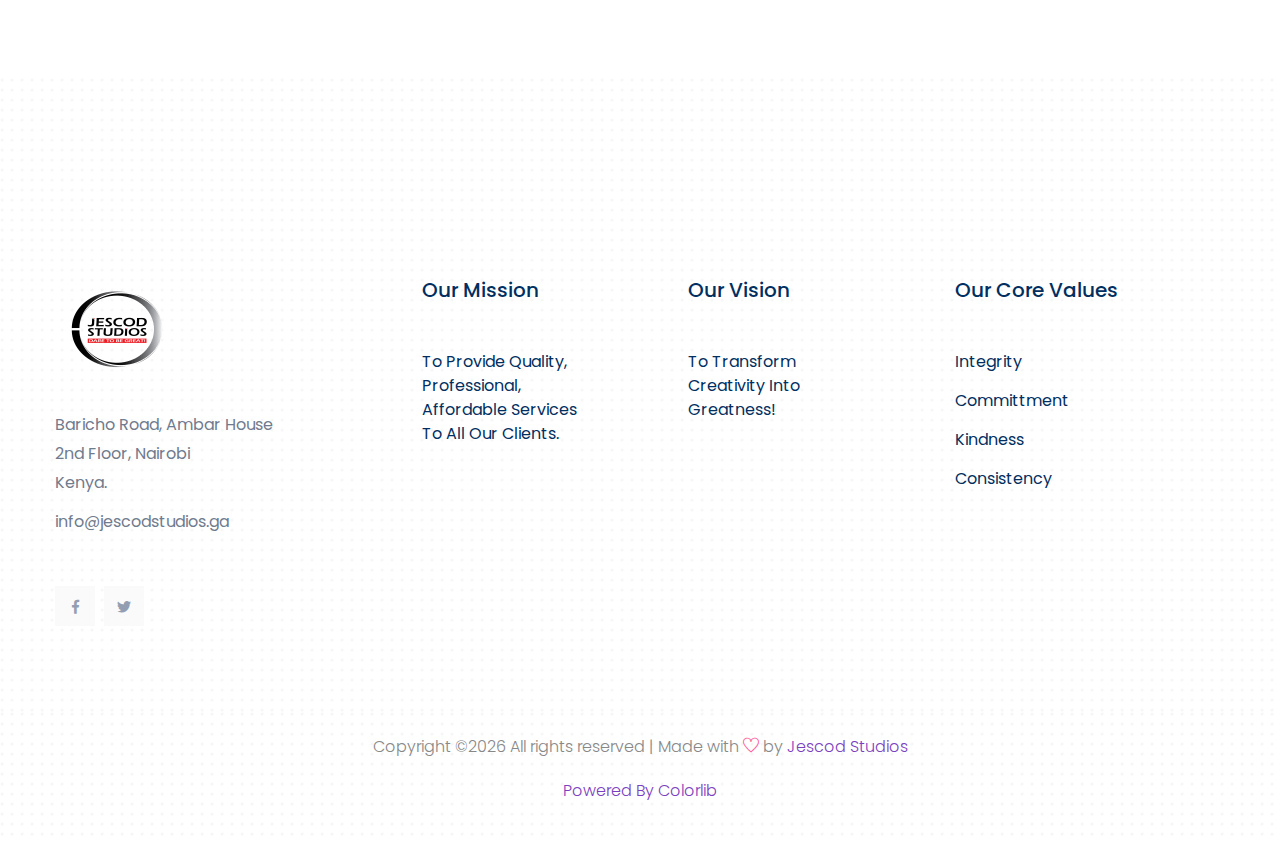
<file: 4-business-benefits-of-tiktok.html>
<!doctype html>
<html class="no-js" lang="zxx">
    <head>


        <meta charset="utf-8">
        <meta http-equiv="x-ua-compatible" content="ie=edge">
        <title>4 Benefits Of TikTok (For Your Business) - Jescod Studios</title>
        <meta name="description" content="">
        <meta name="viewport" content="width=device-width, initial-scale=1">
        <meta name="keywords" content="TikTok, SMEs and Websites, Businesses and TikTok, studios in nairobi, studios in kenya, jescod studios, photo studios in kenya, photo studios in nairobi, studios in south b, studios in baricho road, photography in kenya, photography in nairobi, photographers, content creators in kenya, content creators in nairobi.">
        <meta name="description" content=": Your marketing team can now find a creative, enjoyable and inexpensive way of creating fun content that your brand new audience will resonate with.  You have a clean slate to set a standard for your brand...">
        <meta property="og:title" content="4 Ways Your Business Can Benefit From TikTok">
        <meta property="og:image" content="https://www.jescodstudios.ga/assets/img/blog/tiktok.png">
        <meta property="og:description" content=": Your marketing team can now find a creative, enjoyable and inexpensive way of creating fun content that your brand new audience will resonate with.  You have a clean slate to set a standard for your brand...">
        <meta property="og:url" content="https://www.jescodstudios.ga/4-business-benefits-of-tiktok.html">

  <!--      <link rel="manifest" href="site.webmanifest">
		<link rel="shortcut icon" type="image/x-icon" href="assets/img/favicon.ico"> -->

		<!-- CSS here -->
            <link rel="stylesheet" href="assets/css/bootstrap.min.css">
            <link rel="stylesheet" href="assets/css/owl.carousel.min.css">
            <link rel="stylesheet" href="assets/css/flaticon.css">
            <link rel="stylesheet" href="assets/css/slicknav.css">
            <link rel="stylesheet" href="assets/css/animate.min.css">
            <link rel="stylesheet" href="assets/css/magnific-popup.css">
            <link rel="stylesheet" href="assets/css/fontawesome-all.min.css">
            <link rel="stylesheet" href="assets/css/themify-icons.css">
            <link rel="stylesheet" href="assets/css/slick.css">
            <link rel="stylesheet" href="assets/css/nice-select.css">
            <link rel="stylesheet" href="assets/css/style.css">
            <!--Favicon-->
                        <link rel="apple-touch-icon" sizes="180x180" href="assets/img/elements/favicon_io/apple-touch-icon.png">
                        <link rel="icon" type="image/png" sizes="32x32" href="assets/img/elements/favicon_io/favicon-32x32.png">
                        <link rel="icon" type="image/png" sizes="16x16" href="assets/img/elements/favicon_io/favicon-16x16.png">
                        <link rel="manifest" href="assets/img/elements/favicon_io/site.webmanifest">

            <!--End Of Favicon-->
            <!-- Global site tag (gtag.js) - Google Analytics -->
      <script async src="https://www.googletagmanager.com/gtag/js?id=UA-159226225-1"></script>
      <script>
        window.dataLayer = window.dataLayer || [];
        function gtag(){dataLayer.push(arguments);}
        gtag('js', new Date());

        gtag('config', 'UA-159226225-1');
      </script>

   </head>

   <body>

    <!-- Preloader Start -->
  <!--  <div id="preloader-active">
        <div class="preloader d-flex align-items-center justify-content-center">
            <div class="preloader-inner position-relative">
                <div class="preloader-circle"></div>
                <div class="preloader-img pere-text">
                    <img src="assets/img/logo/Jescod-Studios-Preloader.png" alt="">
                </div>
            </div>
        </div>
    </div> -->
    <!-- Preloader Start -->

    <header>
        <!-- Header Start -->
       <div class="header-area header-transparrent ">
            <div class="main-header header-sticky">
                <div class="container">
                    <div class="row align-items-center">
                        <!-- Logo -->
                        <div class="col-xl-2 col-lg-2 col-md-1">
                            <div class="logo">
                                <a href="index"><img src="assets/img/logo/logo.png" alt=""></a>
                            </div>
                        </div>
                        <div class="col-xl-8 col-lg-8 col-md-8">
                            <!-- Main-menu -->
                            <div class="main-menu f-right d-none d-lg-block">
                                <nav>
                                    <ul id="navigation">
                                        <li><a href="index"> Home</a></li>
                                    <!--    <li><a href="about.html">About Us</a></li>  -->
                                        <li><a href="services">Services</a></li>
                                        <li><a href="assets/img/logo/Jescod Brand Guideline Business Presentation.pdf" alt="">Brand Guideline</a></li>
                                    <li><a href="blog">Blog</a>
                                      <!--    <ul class="submenu">
                                              <li><a href="blog">Blog</a></li>
                                              <li><a href="single-blog">Blog Details</a></li>
                                          </ul> -->
                                        </li>
                                        <li><a href="https://dashboard.flutterwave.com/donate/5pewjfefvqdl">Covid-19 Support</a></li>

                                  <!--      <li><a href="#">Pages</a>
                                            <ul class="submenu">
                                                <li><a href="elements.html">Element</a></li>
                                            </ul>
                                        </li>  -->
                                    </ul>
                                </nav>
                            </div>
                        </div>
                        <div class="col-xl-2 col-lg-2 col-md-3">
                            <div class="header-right-btn f-right d-none d-lg-block">
                                <a href="contact" class="btn header-btn">Contact Us</a>
                            </div>
                        </div>
                        <!-- Mobile Menu -->
                        <div class="col-12">
                            <div class="mobile_menu d-block d-lg-none"></div>
                        </div>
                    </div>
                </div>
            </div>
       </div>
        <!-- Header End -->
    </header>

       <!-- Slider Area Start-->
       <div class="services-area">
         <div class="container">

             <!-- Section-tittle -->
             <div class="row d-flex justify-content-center">
                 <div class="col-lg-8">
                     <div class="section-tittle text-center mb-80">
                         <span>4 Ways Your</span>
                         <h2>Business Can Benefit From TikTok</h2>
                     </div>
                 </div>
             </div>
         </div>
     </div>
     <!-- Slider Area End-->

   <!--================Blog Area =================-->
   <section class="blog_area single-post-area section-padding">
      <div class="container">
         <div class="row">
            <div class="col-lg-8 posts-list">
               <div class="single-post">
                  <div class="feature-img">
                     <img class="img-fluid" src="assets/img/blog/tiktok.png" alt="">
                  </div>

                  <div class="blog_details">
                     <h2>4 Ways Your Business Can Benefit From TikTok</h2>
                     <ul class="blog-info-link mt-3 mb-4">
                        <li><a href="#"><i class="fa fa-user"></i> Technology, Design, Inspiration</a></li>
                        <a href="https://www.jescodstudios.ga/4-business-benefits-of-tiktok#disqus_thread">Leave A Comment</a>

                  <!--      <li><a href="#"><i class="fa fa-comments"></i> 03 Comments</a></li>  -->
                     </ul>
                     <p class="excert">
                      <b> What’s TikTok? </b><br>
                       In one way or the other, you have heard about this new Sherriff in town (TikTok) which was formally known as Musical.ly. It is a video sharing social media application that allows users to be creative and deliberate
                       on the content (videos) they share. <br>
                       Before the rising attention TikTok received, it was mostly used by tweens or young teenagers to share short performance videos (of lip-sync videos, even though these days they have their original content).

                     </p>
                     <!--Infolinks In Article Code-->
                                             <input type="hidden" name="IL_IN_ARTICLE">
                     <!--End of infolinks In Article Code-->
                     <p>
                    <b>What Content Can I find on TikTok? </b> <br>
                       The most popular contents on TikTok are talent videos, comedy, lifehacks, DIY (Do-It-Yourself), music, short vlogs, lip-sync and dance.

                     </p>
                     <!--Infolinks In Article Code-->
                                             <input type="hidden" name="IL_IN_ARTICLE">
                     <!--End of infolinks In Article Code-->
                     <div class="quote-wrapper">
                        <div class="quotes">
                           The most popular contents on TikTok are talent videos, comedy, lifehacks, DIY (Do-It-Yourself), music, short vlogs, lip-sync and dance.
                        </div>
                     </div>
                    <p><b><u>How Your Business Can Benefit</u></b></p>
                     <div class="tenor-gif-embed" data-postid="16119822" data-share-method="host" style="width:100%; height:50vw" data-aspect-ratio="1.0"><a href="https://tenor.com/view/key-tik-tok-logo-gold-gif-16119822">Key Tik Tok GIF</a> from <a href="https://tenor.com/search/key-gifs">Key GIFs</a></div><br>
                      <p>
                        TikTok has over <a href="https://www.socialmediaexaminer.com/4-ways-to-use-tiktok-business/" target="_blank"> 1.5 billion downloads and about 500 million active monthly users</a>. As it is, TikTok is the most downloaded app in 2020. Numbers don't lie and it's just a matter of time that it will be as flooded as Instagram. This means that the earlier you get into this bandwagon, the better for you and your business. This is a game changer just like Instagram was (and still is, though TikTok will soon override it). Most of your audience/clients will be on TikTok if they are not already there.<br>
                      <b> 1.	Create fun content:</b> <br>Your marketing team can now find a creative, enjoyable and inexpensive way of creating fun content that your new audience will resonate with.  You have a clean slate to set a standard for your brand using fun-filled marketing videos that don’t have to be expensive and hard to make. However, if you need a more serious marketing videos like whiteboard videos/animation videos for another audience, you can still opt for that.
                     </p>
                     <p>
                      <b> 2.	Develop Influencer-Created Content:</b> <br> Just like most brands engage influencers to showcase their brands and/or products on Instagram, Facebook, Twitter and YouTube, you can use this strategy on TikTok to expand your reach. In most cases, the more followers these influencers have, the more expensive they are. However, the Return On Investment [ROI] for your brand would be worthwhile.
                    </p>
                    <!--Infolinks In Article Code-->
                                            <input type="hidden" name="IL_IN_ARTICLE">
                    <!--End of infolinks In Article Code-->
                     <p><br>
                     <b>  3.	Advertisement:</b> <br> TikTok has begun to allow brands like yours to pay for advertisements in at least three different ways (they could increase this with time): <br>
                       <b> a). Brand Takeovers:</b> (where your ads appear; on the TikTok user’s feeds before the user(s) see anything else. These ads are linkable; you can link them to your landing page). <br>
                       <b> b).	Native ads:</b> (these are ads in video format that are displayed to the user in between the other content. The ads always have a duration of between nine to fifteen seconds.<br>
                       <b> c).	Sponsored Hashtags:</b> Many forms of challenges have been doing rounds on social media platforms. On TikTok, sponsored hashtags challenge are highly regarded. Whenever there is a new challenge that has been posted on the TikTok discover page, many people would see it and join in. So, what your business would do is to sponsor a hashtag challenge from which it would obtain a custom banner that would be displayed on the discover pages for all users to see. <a href="https://www.socialmediaexaminer.com/4-ways-to-use-tiktok-business/" target="_blank">Whenever these users see this banner and click on it, they will be directed to the videos </a> that your team has created and this would enable them to see the instructions pertaining to the challenge. In the meantime, your brand is successfully being promoted.
                    </p>
                    <p>
                     <b> 4.	Grow your social media presence: </b> <br> Apart from the already existing platforms, you will have a new audience to reach out to. There are people who have not seen you on the already existing platforms and the only way they would know of your existence is through TikTok.
                   </p>
                   <!--Infolinks In Article Code-->
                                           <input type="hidden" name="IL_IN_ARTICLE">
                   <!--End of infolinks In Article Code-->

                   <p><br>
                   <b><u>Brands already using TikTok</u>:</b> <br> Sponsored Hashtags Challenge is something that most companies have embraced so far even as they use TikTok to put their brand name(s) to the public.  Brands like Samsung have used hashtags such as #GalaxyA (which got over 158 million views and engagements) to encourage users to use features on their 'Galaxy A' phones for the TikTok challenge.
                  </p>
                  <p>
                    In addition, other brands such as Guess launched a challenge called #inMyDenim and encouraged users to make creative videos of them (the users) in Denim and using Bebe Rexha’s song [I’m a Mess] as the background song.
                 </p>
                <div class="tenor-gif-embed" data-postid="14293683" data-share-method="host" style="width:100%; height:50vw" data-aspect-ratio="0.5666666666666667"><a href="https://tenor.com/view/dance-tiktok-gif-14293683">Dance Tiktok GIF</a> from <a href="https://tenor.com/search/dance-gifs">Dance GIFs</a></div>
                <p> <br>
                 <b> Take Away </b> <br>It’s safe to say that this is an exciting way to put your brand out there while having fun.
                </p>


                  </div>
               </div>

               <div class="navigation-top">
                  <div class="d-sm-flex justify-content-between text-center">
                  <!--   <p class="like-info"><span class="align-middle"><i class="fa fa-heart"></i></span> Lily and 4
                        people like this</p>  -->
                     <div class="col-sm-4 text-center my-2 my-sm-0">
                        <!-- <p class="comment-count"><span class="align-middle"><i class="fa fa-comment"></i></span> 06 Comments</p> -->
                     </div>
                     <ul class="social-icons">
                      <!--  <li><a href="https://www.facebook.com/jescodstudios"><i class="fab fa-facebook-f"></i></a></li>
                        <li><a href="https://www.twitter.com/jescodstudios"><i class="fab fa-twitter"></i></a></li>
                        <li><a href="#"><i class="fab fa-dribbble"></i></a></li>
                        <li><a href="#"><i class="fab fa-behance"></i></a></li>  -->
                     </ul>
                                           <!-- AddToAny BEGIN -->
                      <div class="a2a_kit a2a_kit_size_32 a2a_default_style">
                      <a class="a2a_dd" href="https://www.addtoany.com/share"></a>
                      <a class="a2a_button_facebook"></a>
                      <a class="a2a_button_twitter"></a>
                      <a class="a2a_button_email"></a>
                      <a class="a2a_button_whatsapp"></a>
                      <a class="a2a_button_linkedin"></a>
                      <a class="a2a_button_print"></a>
                      </div>
                      <script async src="https://static.addtoany.com/menu/page.js"></script>
                      <!-- AddToAny END -->
                  </div>
            <!--      <div class="navigation-area">
                     <div class="row">
                        <div
                           class="col-lg-6 col-md-6 col-12 nav-left flex-row d-flex justify-content-start align-items-center">
                           <div class="thumb">
                              <a href="#">
                                 <img class="img-fluid" src="assets/img/post/preview.png" alt="">
                              </a>
                           </div>
                           <div class="arrow">
                              <a href="#">
                                 <span class="lnr text-white ti-arrow-left"></span>
                              </a>
                           </div>
                           <div class="detials">
                              <p>Prev Post</p>
                              <a href="#">
                                 <h4>Space The Final Frontier</h4>
                              </a>
                           </div>
                        </div>
                        <div
                           class="col-lg-6 col-md-6 col-12 nav-right flex-row d-flex justify-content-end align-items-center">
                           <div class="detials">
                              <p>Next Post</p>
                              <a href="#">
                                 <h4>Telescopes 101</h4>
                              </a>
                           </div>
                           <div class="arrow">
                              <a href="#">
                                 <span class="lnr text-white ti-arrow-right"></span>
                              </a>
                           </div>
                           <div class="thumb">
                              <a href="#">
                                 <img class="img-fluid" src="assets/img/post/next.png" alt="">
                              </a>
                           </div>
                        </div>
                     </div>
                  </div>  -->

               </div>
               <div class="blog-author">
                  <div class="media align-items-center">
                     <img src="assets/img/blog/author1.JPG" alt="">
                     <div class="media-body">
                        <a href="https://www.jessekonditi.tk">
                           <h4>Author: Jesse Konditi</h4>
                        </a>
                        <p>Creative Designer & Content Creator.</p>
                     </div>
                  </div>
               </div>

    <!--           <div class="comments-area">
                  <h4>05 Comments</h4>
                  <div class="comment-list">
                     <div class="single-comment justify-content-between d-flex">
                        <div class="user justify-content-between d-flex">
                           <div class="thumb">
                              <img src="assets/img/comment/comment_1.png" alt="">
                           </div>
                           <div class="desc">
                              <p class="comment">
                                 Multiply sea night grass fourth day sea lesser rule open subdue female fill which them
                                 Blessed, give fill lesser bearing multiply sea night grass fourth day sea lesser
                              </p>
                              <div class="d-flex justify-content-between">
                                 <div class="d-flex align-items-center">
                                    <h5>
                                       <a href="#">Emilly Blunt</a>
                                    </h5>
                                    <p class="date">December 4, 2017 at 3:12 pm </p>
                                 </div>
                                 <div class="reply-btn">
                                    <a href="#" class="btn-reply text-uppercase">reply</a>
                                 </div>
                              </div>
                           </div>
                        </div>
                     </div>
                  </div>
                  <div class="comment-list">
                     <div class="single-comment justify-content-between d-flex">
                        <div class="user justify-content-between d-flex">
                           <div class="thumb">
                              <img src="assets/img/comment/comment_2.png" alt="">
                           </div>
                           <div class="desc">
                              <p class="comment">
                                 Multiply sea night grass fourth day sea lesser rule open subdue female fill which them
                                 Blessed, give fill lesser bearing multiply sea night grass fourth day sea lesser
                              </p>
                              <div class="d-flex justify-content-between">
                                 <div class="d-flex align-items-center">
                                    <h5>
                                       <a href="#">Emilly Blunt</a>
                                    </h5>
                                    <p class="date">December 4, 2017 at 3:12 pm </p>
                                 </div>
                                 <div class="reply-btn">
                                    <a href="#" class="btn-reply text-uppercase">reply</a>
                                 </div>
                              </div>
                           </div>
                        </div>
                     </div>
                  </div>
                  <div class="comment-list">
                     <div class="single-comment justify-content-between d-flex">
                        <div class="user justify-content-between d-flex">
                           <div class="thumb">
                              <img src="assets/img/comment/comment_3.png" alt="">
                           </div>
                           <div class="desc">
                              <p class="comment">
                                 Multiply sea night grass fourth day sea lesser rule open subdue female fill which them
                                 Blessed, give fill lesser bearing multiply sea night grass fourth day sea lesser
                              </p>
                              <div class="d-flex justify-content-between">
                                 <div class="d-flex align-items-center">
                                    <h5>
                                       <a href="#">Emilly Blunt</a>
                                    </h5>
                                    <p class="date">December 4, 2017 at 3:12 pm </p>
                                 </div>
                                 <div class="reply-btn">
                                    <a href="#" class="btn-reply text-uppercase">reply</a>
                                 </div>
                              </div>
                           </div>
                        </div>
                     </div>
                  </div>
               </div>  -->
               <!--Infolinks In Article Code-->
                                       <input type="hidden" name="IL_IN_ARTICLE">
               <!--End of infolinks In Article Code-->


<!--Disqus Comment Section Start -->
                      <div id="disqus_thread"></div>
                      <script>

                      /**
                      *  RECOMMENDED CONFIGURATION VARIABLES: EDIT AND UNCOMMENT THE SECTION BELOW TO INSERT DYNAMIC VALUES FROM YOUR PLATFORM OR CMS.
                      *  LEARN WHY DEFINING THESE VARIABLES IS IMPORTANT: https://disqus.com/admin/universalcode/#configuration-variables*/

                      var disqus_config = function () {
                      this.page.url = 'https://www.jescodstudios.ga/4-business-benefits-of-tiktok';  // Replace PAGE_URL with your page's canonical URL variable
                      this.page.identifier = '/4-business-benefits-of-tiktok'; // Replace PAGE_IDENTIFIER with your page's unique identifier variable
                      };

                      (function() { // DON'T EDIT BELOW THIS LINE
                      var d = document, s = d.createElement('script');
                      s.src = 'https://jescodstudiosblog.disqus.com/embed.js';
                      s.setAttribute('data-timestamp', +new Date());
                      (d.head || d.body).appendChild(s);
                      })();
                      </script>
                      <noscript>Please enable JavaScript to view the <a href="https://disqus.com/?ref_noscript">comments powered by Disqus.</a></noscript>

<!--Disqus Comment Section Start -->







  <!--          <div class="comment-form">
                  <h4>Leave a Reply For This Article...</h4>
                  <form action="success" method="POST" data-netlify="true">
                     <div class="row">
                        <div class="col-12">
                           <div class="form-group">
                              <textarea class="form-control w-100" cols="30" rows="9"
                                 placeholder="Write Comment" name="comment"></textarea>
                           </div>
                        </div>
                        <div class="col-sm-6">
                           <div class="form-group">
                              <input class="form-control" type="text" placeholder="Name"  name="name" >
                           </div>
                        </div>
                        <div class="col-sm-6">
                           <div class="form-group">
                              <input class="form-control" type="email" placeholder="Email" name="email">
                           </div>
                        </div>
                        <div class="col-12">
                           <div class="form-group">
                              <input class="form-control" type="text" placeholder="Website" name="website">
                           </div>
                        </div>
                     </div>
                     <div class="form-group">
                        <button type="submit" class="button button-contactForm btn_1 boxed-btn">Send Message</button>
                     </div>
                  </form>
               </div>  -->


            </div>
            <div class="col-lg-4">
               <div class="blog_right_sidebar">
                  <aside class="single_sidebar_widget search_widget">
                     <form action="#">
                        <div class="form-group">
                           <div class="input-group mb-3">
                              <input type="text" class="form-control" placeholder='Search Keyword'
                                 onfocus="this.placeholder = ''" onblur="this.placeholder = 'Search Keyword'">
                              <div class="input-group-append">
                                 <button class="btns" type="button"><i class="ti-search"></i></button>
                              </div>
                           </div>
                        </div>
                        <button class="button rounded-0 primary-bg text-white w-100 btn_1 boxed-btn"
                           type="submit">Search</button>
                     </form>
                  </aside>
                  <aside class="single_sidebar_widget post_category_widget">
                      <h4 class="widget_title">Category</h4>
                      <ul class="list cat-list">
                          <li>
                              <a href="" class="d-flex">
                                  <p>Restaurant food</p>
                                  <p>(0)</p>
                              </a>
                          </li>
                          <li>
                              <a href="" class="d-flex">
                                  <p>Travel</p>
                                  <p>(5)</p>
                              </a>
                          </li>
                          <li>
                              <a href="" class="d-flex">
                                  <p>Modern technology</p>
                                  <p>(02)</p>
                              </a>
                          </li>
                          <li>
                              <a href="" class="d-flex">
                                  <p>Product</p>
                                  <p>(1)</p>
                              </a>
                          </li>
                          <li>
                              <a href="" class="d-flex">
                                  <p>Inspiration</p>
                                  <p>(1)</p>
                              </a>
                          </li>
                          <li>
                              <a href="" class="d-flex">
                                  <p>Health Care</p>
                                  <p>(0)</p>
                              </a>
                          </li>
                      </ul>
                  </aside>
                  <aside class="single_sidebar_widget popular_post_widget">
                      <h3 class="widget_title">Recent Post</h3>

                      <div class="media post_item">
                          <img src="assets/img/post/tiktok.png" alt="post">
                          <div class="media-body">
                              <a href="4-business-benefits-of-tiktok">
                                  <h3>4 Ways Your Business Can Benefit From TikTok</h3>
                              </a>
                              <p>June 15, 2020</p>
                          </div>
                      </div>

                      <div class="media post_item">
                          <img src="assets/img/post/website.jpg" alt="post">
                          <div class="media-body">
                              <a href="7-reasons-your-business-needs-a-website">
                                  <h3>7 Reasons Your SME needs a Website</h3>
                              </a>
                              <p>June 09, 2020</p>
                          </div>
                      </div>


                      <div class="media post_item">
                          <img src="assets/img/post/single_blog_3.png" alt="post">
                          <div class="media-body">
                              <a href="new-normal">
                                  <h3>New Normal</h3>
                              </a>
                              <p>June 04, 2020</p>
                          </div>
                      </div>

                      <div class="media post_item">
                          <img src="assets/img/post/single_blog_2.png" alt="post">
                          <div class="media-body">
                              <a href="single-blog">
                                  <h3>Phone Photography</h3>
                              </a>
                              <p>May 02, 2020</p>
                          </div>
                      </div>

            <!--           <div class="media post_item">
                          <img src="assets/img/post/single_blog_5.png" alt="post">
                          <div class="media-body">
                              <a href="single-blog">
                                  <h3>Santa Gloriousness</h3>
                              </a>
                              <p>December 25, 2019</p>
                          </div>
                      </div>
                     <div class="media post_item">
                          <img src="assets/img/post/post_4.png" alt="post">
                          <div class="media-body">
                              <a href="single-blog">
                                  <h3>Asteroids telescope</h3>
                              </a>
                              <p>February 12, 2020</p>
                          </div>
                      </div>  -->
                  </aside>
                  <!--Infolinks In Article Code-->
                                          <input type="hidden" name="IL_IN_ARTICLE">
                  <!--End of infolinks In Article Code-->
                  <aside class="single_sidebar_widget tag_cloud_widget">
                      <h4 class="widget_title">Tag Clouds</h4>
                      <ul class="list">
                          <li>
                              <a href="">project</a>
                          </li>
                          <li>
                              <a href="">love</a>
                          </li>
                          <li>
                              <a href="">technology</a>
                          </li>
                          <li>
                              <a href="">travel</a>
                          </li>
                          <li>
                              <a href="">restaurant</a>
                          </li>
                          <li>
                              <a href="">life style</a>
                          </li>
                          <li>
                              <a href="">design</a>
                          </li>
                          <li>
                              <a href="">illustration</a>
                          </li>
                      </ul>
                  </aside>
                  <aside class="single_sidebar_widget instagram_feeds">
                     <h4 class="widget_title">Instagram Feeds</h4>
                     <ul class="instagram_row flex-wrap">
                        <li>
                           <a href="https://www.instagram.com/jescod_studios" target="_blank">
                              <img class="img-fluid" src="assets/img/post/post_5.png" alt="">
                           </a>
                        </li>
                        <li>
                           <a href="https://www.instagram.com/jescod_studios" target="_blank">
                              <img class="img-fluid" src="assets/img/post/post_6.png" alt="">
                           </a>
                        </li>
                        <li>
                           <a href="https://www.instagram.com/jescod_studios" target="_blank">
                              <img class="img-fluid" src="assets/img/post/post_7.png" alt="">
                           </a>
                        </li>
                        <li>
                           <a href="https://www.instagram.com/jescod_studios" target="_blank">
                              <img class="img-fluid" src="assets/img/post/post_8.png" alt="">
                           </a>
                        </li>
                        <li>
                           <a href="https://www.instagram.com/jescod_studios" target="_blank">
                              <img class="img-fluid" src="assets/img/post/post_9.png" alt="">
                           </a>
                        </li>
                        <li>
                           <a href="https://www.instagram.com/jescod_studios" target="_blank">
                              <img class="img-fluid" src="assets/img/post/post_10.png" alt="">
                           </a>
                        </li>
                     </ul>
                  </aside>
                  <aside class="single_sidebar_widget newsletter_widget">
                     <h4 class="widget_title">Newsletter</h4>
                     <form action="success" method="POST" data-netlify="true">
                        <div class="form-group">
                           <input name="email" type="email" class="form-control" onfocus="this.placeholder = ''"
                              onblur="this.placeholder = 'Enter email'" placeholder='Enter email' required>
                        </div>
                        <button class="button rounded-0 primary-bg text-white w-100 btn_1 boxed-btn"
                           type="submit">Subscribe</button>
                     </form>
                  </aside>
               </div>
            </div>
         </div>
      </div>
   </section>
   <!--================ Blog Area end =================-->

   <footer>

       <!-- Footer Start-->
      <div class="footer-main" data-background="assets/img/shape/footer_bg.png">
        <div class="footer-area footer-padding">
            <div class="container">
                <div class="row d-flex justify-content-between">
                    <div class="col-lg-3 col-md-4 col-sm-8">
                       <div class="single-footer-caption mb-50">
                         <div class="single-footer-caption mb-30">
                              <!-- logo -->
                             <div class="footer-logo">
                                 <a href="index"><img src="assets/img/logo/logo2_footer.png" alt=""></a>
                             </div>
                             <div class="footer-tittle">
                                 <div class="footer-pera">
                                     <p class="info1">Baricho Road, Ambar House <br>2nd Floor, Nairobi <br>Kenya.</p>
                                     <p class="info2">info@jescodstudios.ga</p>
                                </div>
                             </div>
                             <div class="footer-social">
                                <a href="https://www.facebook.com/jescodstudios" target="_blank"><i class="fab fa-facebook-f"></i></a>
                                <a href="https://twitter.com/jescodstudios" target="_blank"><i class="fab fa-twitter"></i></a>
                            <!--    <a href="#"><i class="fas fa-globe"></i></a>
                                <a href="#"><i class="fab fa-behance"></i></a>  -->
                            </div>
                         </div>
                       </div>
                    </div>
                    <div class="col-lg-2 col-md-4 col-sm-5">
                        <div class="single-footer-caption mb-50">
                          <div class="footer-tittle">
                              <h4>Our Mission</h4>
                              <ul>
                                  <li>To Provide Quality, Professional, Affordable Services To All Our Clients.</li>
                              </ul>
                          </div>
                        </div>
                    </div>
                    <div class="col-lg-2 col-md-4 col-sm-7">
                        <div class="single-footer-caption mb-50">
                            <div class="footer-tittle">
                                <h4>Our Vision</h4>
                                <ul>
                                    <li>To Transform Creativity
                                    Into Greatness!</li>
                                </ul>
                            </div>
                        </div>
                    </div>
                    <div class="col-lg-3 col-md-4 col-sm-5">
                        <div class="single-footer-caption mb-50">
                            <div class="footer-tittle">
                                <h4>Our Core Values</h4>
                                <ul>
                                  <li>Integrity</li>
                                  <li>Committment</li>
                                  <li>Kindness</li>
                                 <li>Consistency</li>

                             </ul>
                            </div>
                        </div>
                    </div>
                </div>
            </div>
        </div>
        <!-- footer-bottom aera -->
        <div class="footer-bottom-area footer-bg">
            <div class="container">
                <div class="footer-border">
                     <div class="row d-flex align-items-center">
                         <div class="col-xl-12 ">
                             <div class="footer-copy-right text-center">
                                 <p><!-- Link back to Colorlib can't be removed. Template is licensed under CC BY 3.0. -->
  Copyright &copy;<script>document.write(new Date().getFullYear());</script> All rights reserved | Made with <i class="ti-heart" aria-hidden="true"></i> by <a href="https://www.jessekonditi.tk" target="_blank">Jescod Studios</a><p><a href="https://colorlib.com" target="_blank">Powered By Colorlib</a></p>
  <p></p>
  <!-- Link back to Colorlib can't be removed. Template is licensed under CC BY 3.0. --></p>
                             </div>
                         </div>
                     </div>
                </div>
            </div>
        </div>
      </div>
       <!-- Footer End-->

   </footer>

	<!-- JS here -->

		<!-- All JS Custom Plugins Link Here here -->
        <script src="./assets/js/vendor/modernizr-3.5.0.min.js"></script>
		<!-- Jquery, Popper, Bootstrap -->
		<script src="./assets/js/vendor/jquery-1.12.4.min.js"></script>
        <script src="./assets/js/popper.min.js"></script>
        <script src="./assets/js/bootstrap.min.js"></script>
	    <!-- Jquery Mobile Menu -->
        <script src="./assets/js/jquery.slicknav.min.js"></script>

		<!-- Jquery Slick , Owl-Carousel Plugins -->
        <script src="./assets/js/owl.carousel.min.js"></script>
        <script src="./assets/js/slick.min.js"></script>
        <!-- Date Picker -->
        <script src="./assets/js/gijgo.min.js"></script>
		<!-- One Page, Animated-HeadLin -->
        <script src="./assets/js/wow.min.js"></script>
		<script src="./assets/js/animated.headline.js"></script>
        <script src="./assets/js/jquery.magnific-popup.js"></script>

		<!-- Scrollup, nice-select, sticky -->
        <script src="./assets/js/jquery.scrollUp.min.js"></script>
        <script src="./assets/js/jquery.nice-select.min.js"></script>
		<script src="./assets/js/jquery.sticky.js"></script>

        <!-- contact js -->
        <script src="./assets/js/contact.js"></script>
        <script src="./assets/js/jquery.form.js"></script>
        <script src="./assets/js/jquery.validate.min.js"></script>
        <script src="./assets/js/mail-script.js"></script>
        <script src="./assets/js/jquery.ajaxchimp.min.js"></script>

        <!--tenor GIFs js -->
        <script type="text/javascript" async src="https://tenor.com/embed.js"></script>

		<!-- Jquery Plugins, main Jquery -->
        <script src="./assets/js/plugins.js"></script>
        <script src="./assets/js/main.js"></script>

        <!--Disqus Comment Count-->
        <script id="dsq-count-scr" src="//jescodstudiosblog.disqus.com/count.js" async></script>

        <!--Infolinks Ad-->
        <script type="text/javascript"> var infolinks_pid = 3265266; var infolinks_wsid = 0; </script> <script type="text/javascript" src="//resources.infolinks.com/js/infolinks_main.js"></script>
        <!--Infolinks Ad End-->
    </body>
</html>
</file>
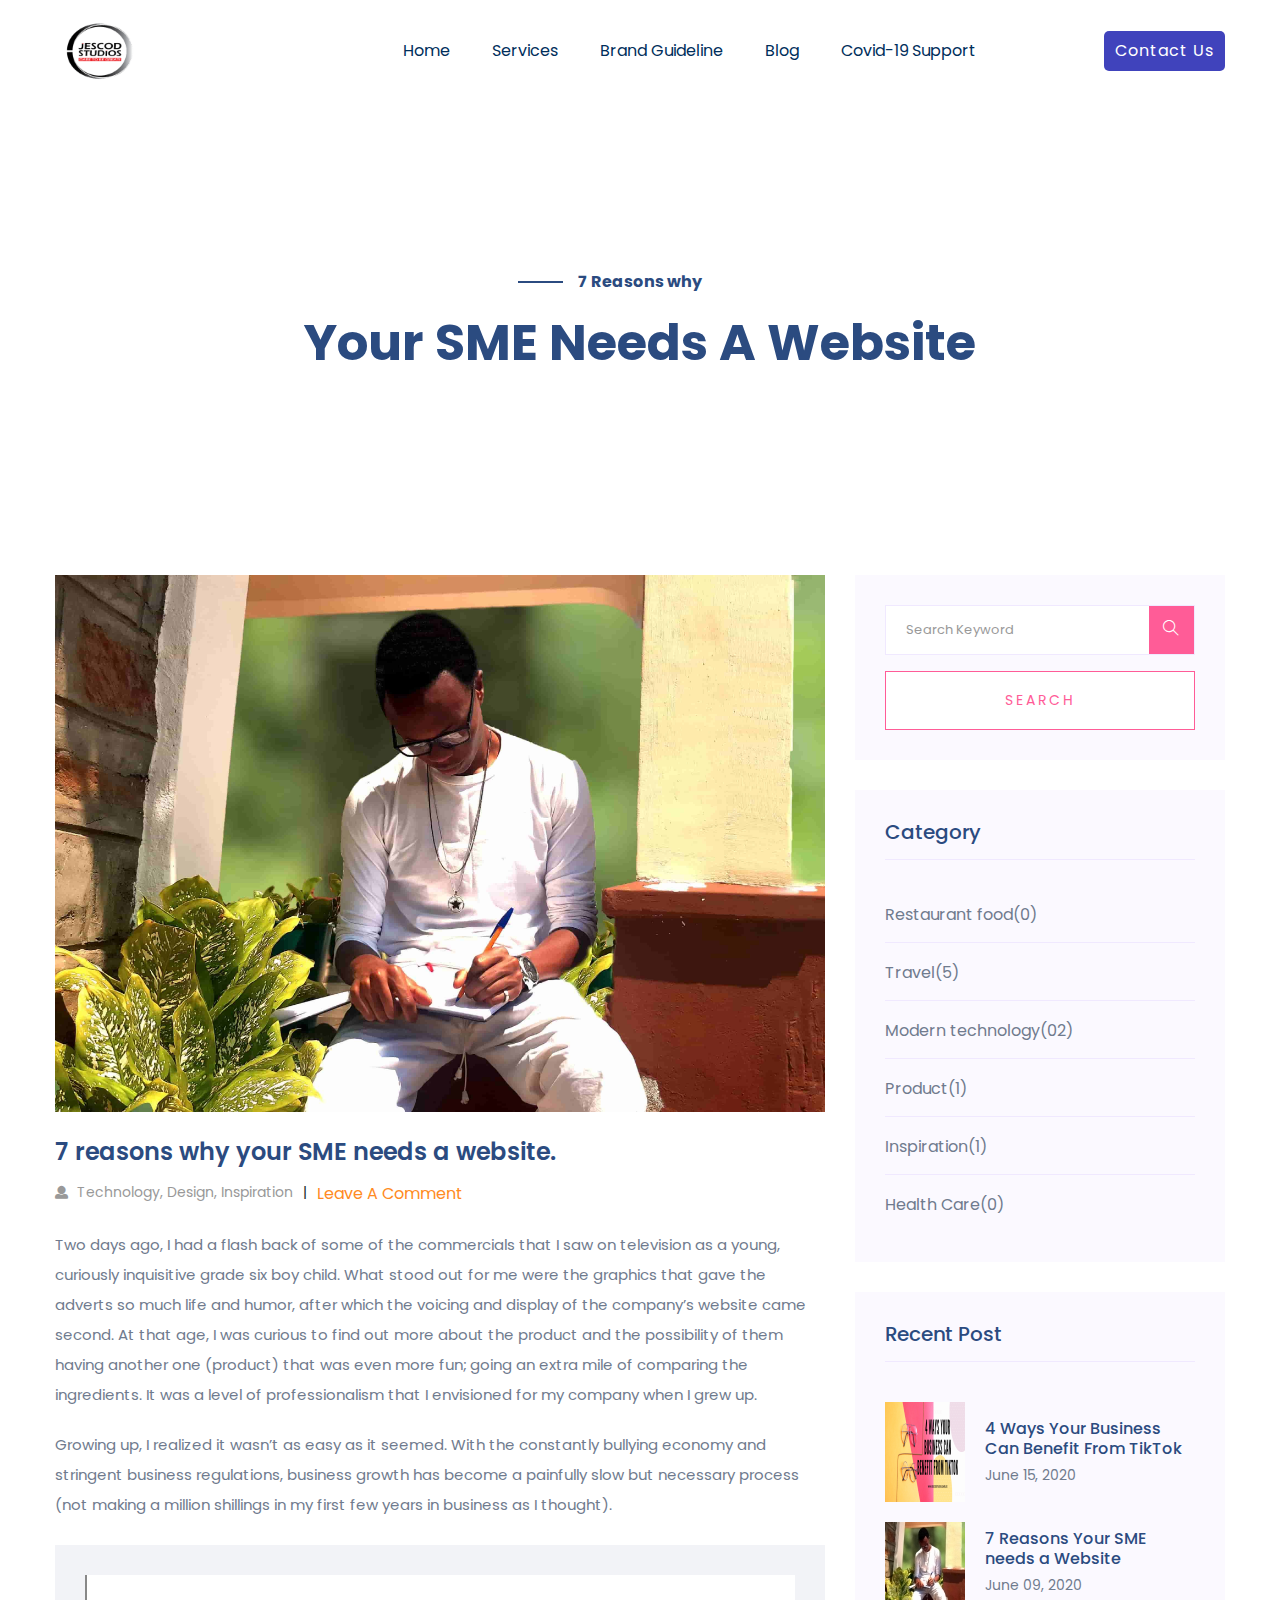
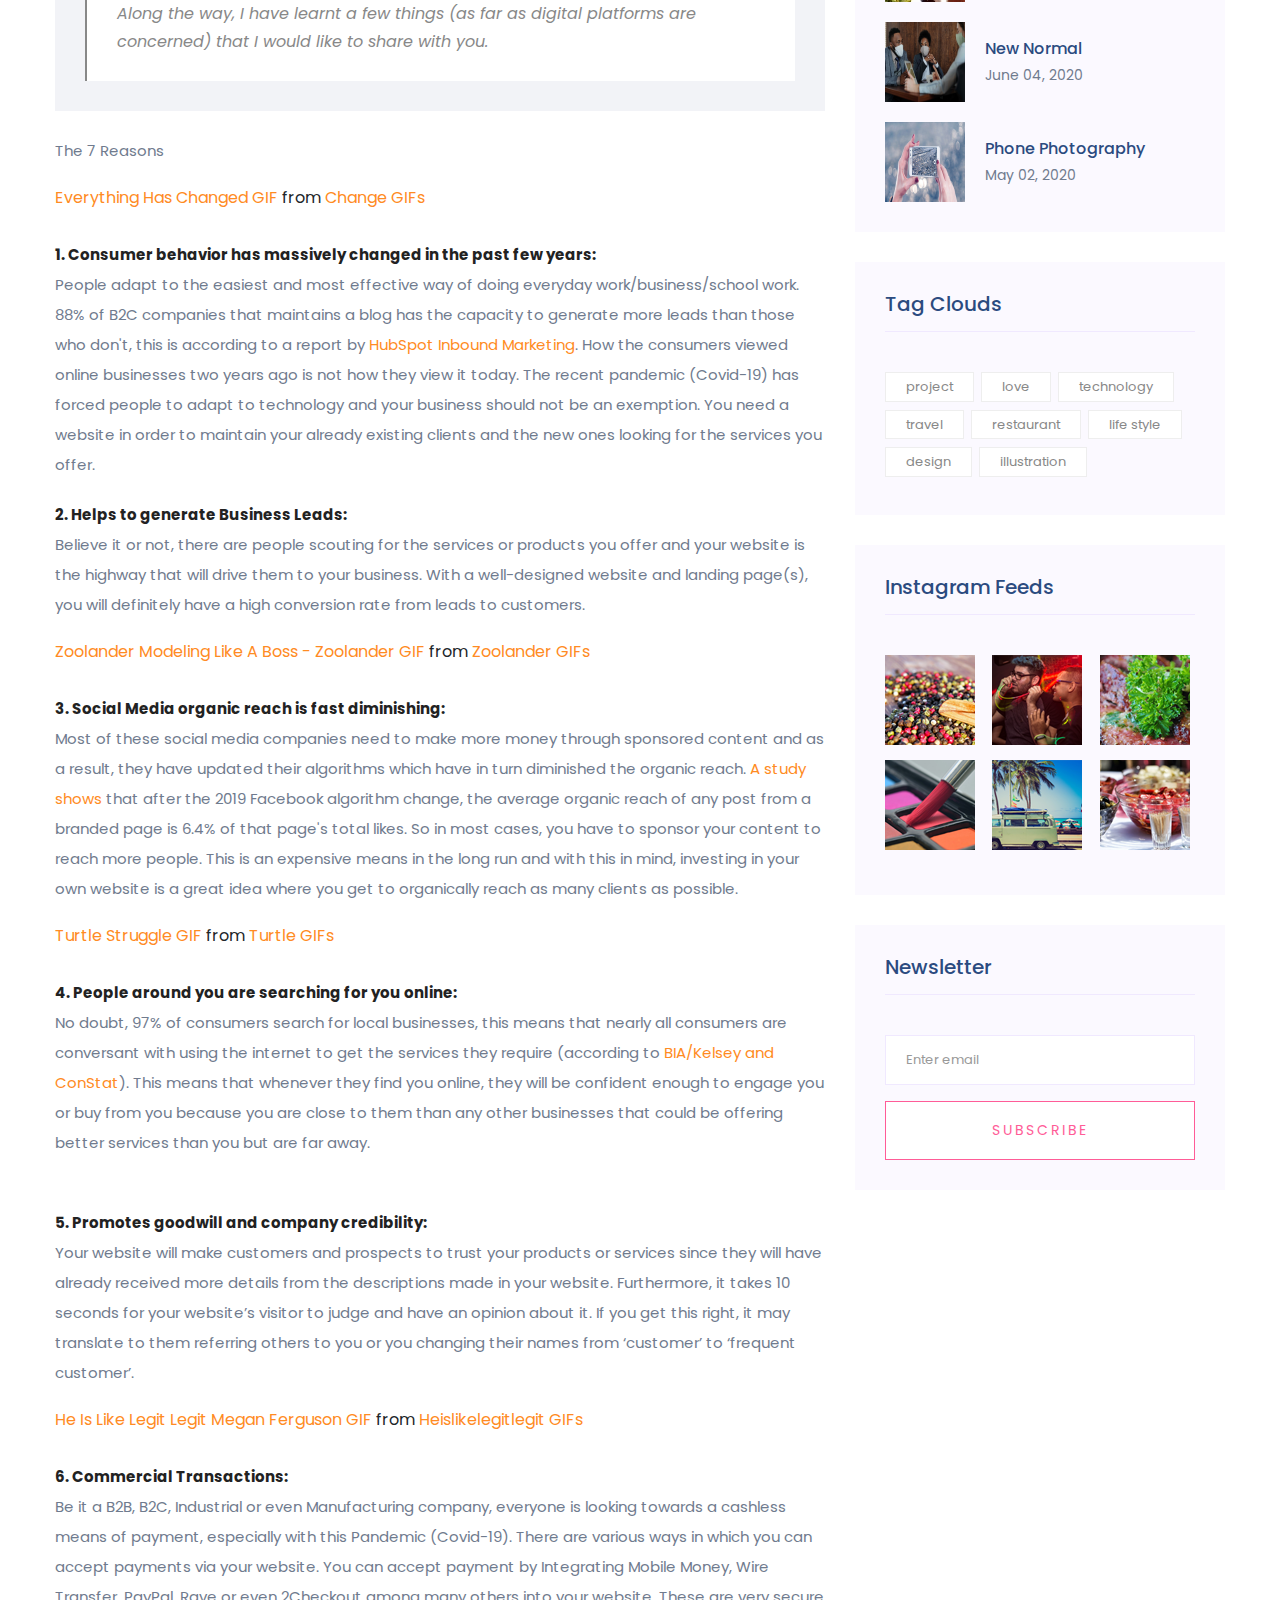
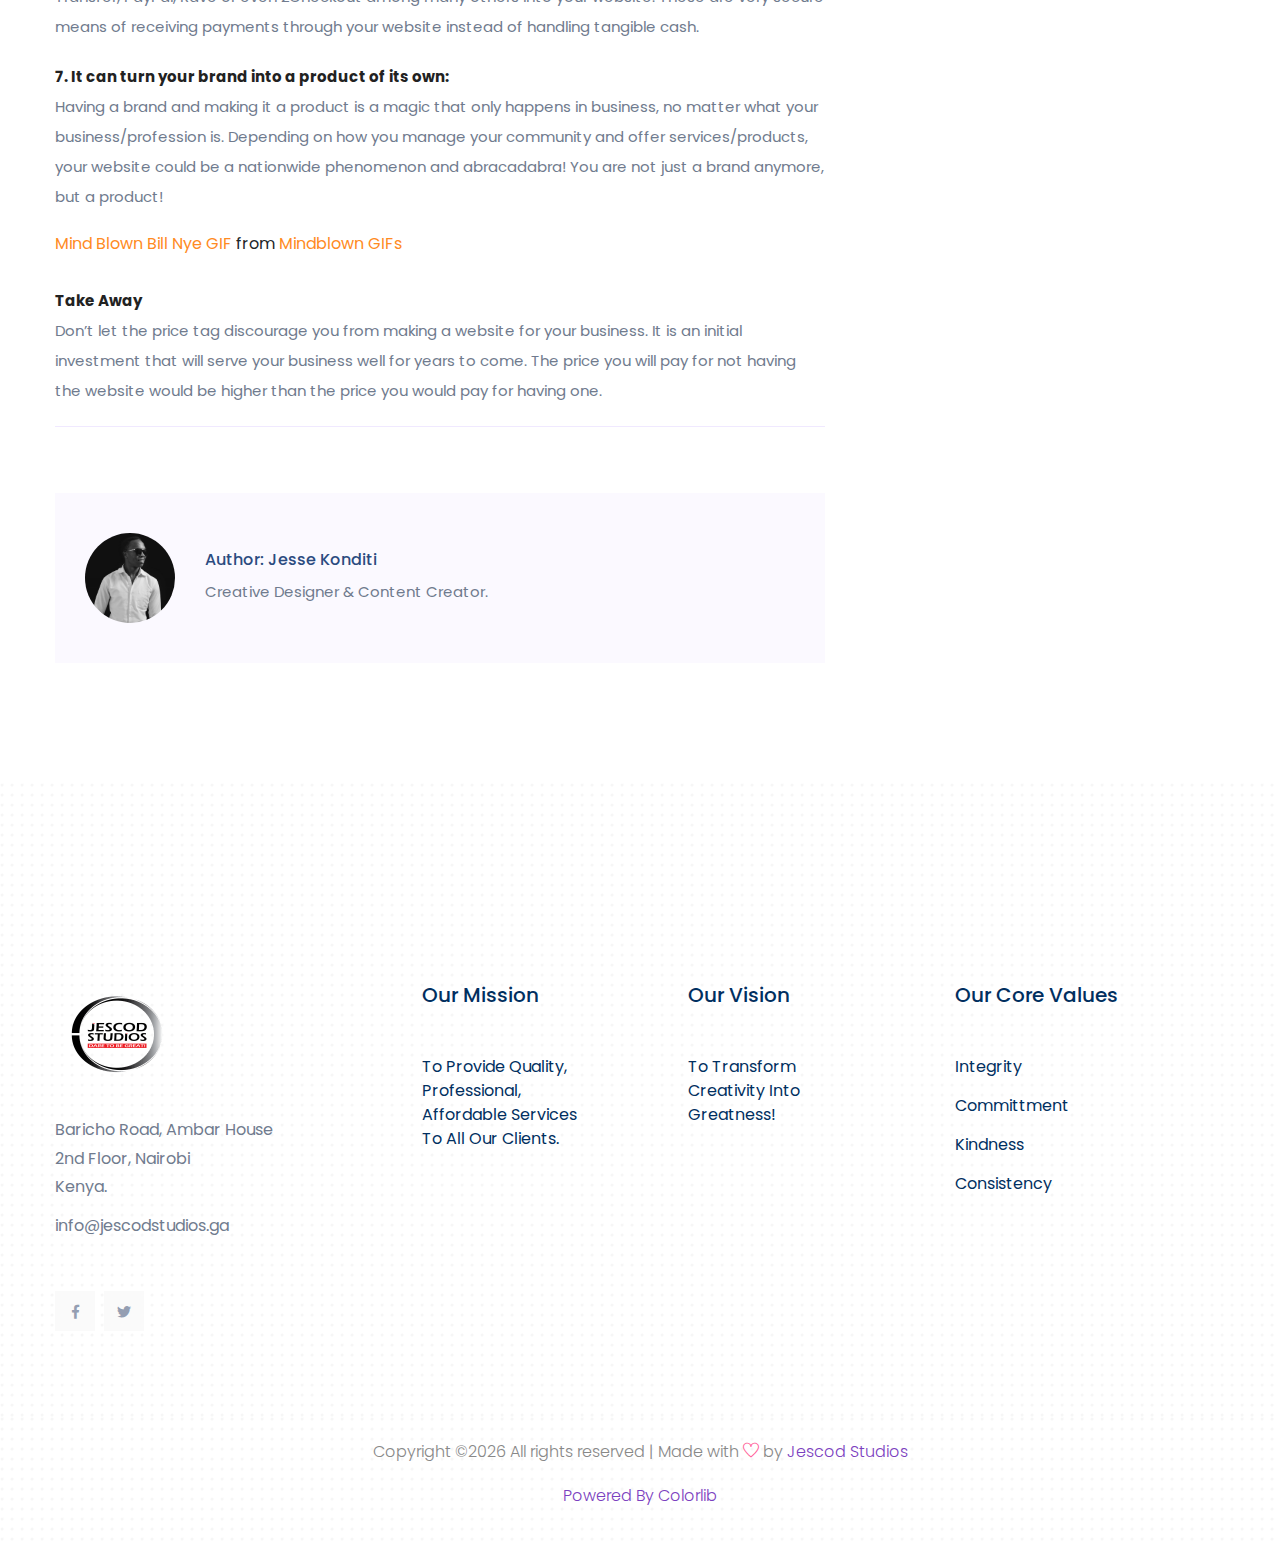
<file: 7-reasons-your-business-needs-a-website.html>
<!doctype html>
<html class="no-js" lang="zxx">
    <head>


        <meta charset="utf-8">
        <meta http-equiv="x-ua-compatible" content="ie=edge">
        <title>Jescod Studios-Websites and Your Business</title>
        <meta name="description" content="">
        <meta name="viewport" content="width=device-width, initial-scale=1">
        <meta name="keywords" content="SMEs and Websites, studios in nairobi, studios in kenya, jescod studios, photo studios in kenya, photo studios in nairobi, studios in south b, studios in baricho road, photography in kenya, photography in nairobi, photographers, content creators in kenya, content creators in nairobi.">
        <meta name="description" content="Consumer behavior has massively changed in the past few years: People adapt to the easiest and most effective way of doing everyday work/business/school work. 88% of B2C companies that maintains a blog has the capacity to generate more leads than those who don't...">
        <meta property="og:title" content="7 Reasons Why Your Business Needs A Website">
        <meta property="og:image" content="https://www.jescodstudios.ga/assets/img/blog/website.jpg">
        <meta property="og:description" content="Consumer behavior has massively changed in the past few years: People adapt to the easiest and most effective way of doing everyday work/business/school work. 88% of B2C companies that maintains a blog has the capacity to generate more leads than those who don't...">
        <meta property="og:url" content="https://www.jescodstudios.ga/7-reasons-your-business-needs-a-website.html">

  <!--      <link rel="manifest" href="site.webmanifest">
		<link rel="shortcut icon" type="image/x-icon" href="assets/img/favicon.ico"> -->

		<!-- CSS here -->
            <link rel="stylesheet" href="assets/css/bootstrap.min.css">
            <link rel="stylesheet" href="assets/css/owl.carousel.min.css">
            <link rel="stylesheet" href="assets/css/flaticon.css">
            <link rel="stylesheet" href="assets/css/slicknav.css">
            <link rel="stylesheet" href="assets/css/animate.min.css">
            <link rel="stylesheet" href="assets/css/magnific-popup.css">
            <link rel="stylesheet" href="assets/css/fontawesome-all.min.css">
            <link rel="stylesheet" href="assets/css/themify-icons.css">
            <link rel="stylesheet" href="assets/css/slick.css">
            <link rel="stylesheet" href="assets/css/nice-select.css">
            <link rel="stylesheet" href="assets/css/style.css">
            <!--Favicon-->
                        <link rel="apple-touch-icon" sizes="180x180" href="assets/img/elements/favicon_io/apple-touch-icon.png">
                        <link rel="icon" type="image/png" sizes="32x32" href="assets/img/elements/favicon_io/favicon-32x32.png">
                        <link rel="icon" type="image/png" sizes="16x16" href="assets/img/elements/favicon_io/favicon-16x16.png">
                        <link rel="manifest" href="assets/img/elements/favicon_io/site.webmanifest">

            <!--End Of Favicon-->
            <!-- Global site tag (gtag.js) - Google Analytics -->
      <script async src="https://www.googletagmanager.com/gtag/js?id=UA-159226225-1"></script>
      <script>
        window.dataLayer = window.dataLayer || [];
        function gtag(){dataLayer.push(arguments);}
        gtag('js', new Date());

        gtag('config', 'UA-159226225-1');
      </script>

   </head>

   <body>

    <!-- Preloader Start -->
  <!--  <div id="preloader-active">
        <div class="preloader d-flex align-items-center justify-content-center">
            <div class="preloader-inner position-relative">
                <div class="preloader-circle"></div>
                <div class="preloader-img pere-text">
                    <img src="assets/img/logo/Jescod-Studios-Preloader.png" alt="">
                </div>
            </div>
        </div>
    </div> -->
    <!-- Preloader Start -->

    <header>
        <!-- Header Start -->
       <div class="header-area header-transparrent ">
            <div class="main-header header-sticky">
                <div class="container">
                    <div class="row align-items-center">
                        <!-- Logo -->
                        <div class="col-xl-2 col-lg-2 col-md-1">
                            <div class="logo">
                                <a href="index"><img src="assets/img/logo/logo.png" alt=""></a>
                            </div>
                        </div>
                        <div class="col-xl-8 col-lg-8 col-md-8">
                            <!-- Main-menu -->
                            <div class="main-menu f-right d-none d-lg-block">
                                <nav>
                                    <ul id="navigation">
                                        <li><a href="index"> Home</a></li>
                                    <!--    <li><a href="about.html">About Us</a></li>  -->
                                        <li><a href="services">Services</a></li>
                                        <li><a href="assets/img/logo/Jescod Brand Guideline Business Presentation.pdf" alt="">Brand Guideline</a></li>
                                    <li><a href="blog">Blog</a>
                                      <!--    <ul class="submenu">
                                              <li><a href="blog">Blog</a></li>
                                              <li><a href="single-blog">Blog Details</a></li>
                                          </ul> -->
                                        </li>
                                        <li><a href="https://dashboard.flutterwave.com/donate/5pewjfefvqdl">Covid-19 Support</a></li>

                                  <!--      <li><a href="#">Pages</a>
                                            <ul class="submenu">
                                                <li><a href="elements.html">Element</a></li>
                                            </ul>
                                        </li>  -->
                                    </ul>
                                </nav>
                            </div>
                        </div>
                        <div class="col-xl-2 col-lg-2 col-md-3">
                            <div class="header-right-btn f-right d-none d-lg-block">
                                <a href="contact" class="btn header-btn">Contact Us</a>
                            </div>
                        </div>
                        <!-- Mobile Menu -->
                        <div class="col-12">
                            <div class="mobile_menu d-block d-lg-none"></div>
                        </div>
                    </div>
                </div>
            </div>
       </div>
        <!-- Header End -->
    </header>

       <!-- Slider Area Start-->
       <div class="services-area">
         <div class="container">

             <!-- Section-tittle -->
             <div class="row d-flex justify-content-center">
                 <div class="col-lg-8">
                     <div class="section-tittle text-center mb-80">
                         <span>7 Reasons why</span>
                         <h2>Your SME Needs A Website</h2>
                     </div>
                 </div>
             </div>
         </div>
     </div>
     <!-- Slider Area End-->

   <!--================Blog Area =================-->
   <section class="blog_area single-post-area section-padding">
      <div class="container">
         <div class="row">
            <div class="col-lg-8 posts-list">
               <div class="single-post">
                  <div class="feature-img">
                     <img class="img-fluid" src="assets/img/blog/website.jpg" alt="">
                  </div>

                  <div class="blog_details">
                     <h2>7 reasons why your SME needs a website.</h2>
                     <ul class="blog-info-link mt-3 mb-4">
                        <li><a href="#"><i class="fa fa-user"></i> Technology, Design, Inspiration</a></li>
                        <a href="https://www.jescodstudios.ga/7-reasons-your-business-needs-a-website#disqus_thread">Leave A Comment</a>

                  <!--      <li><a href="#"><i class="fa fa-comments"></i> 03 Comments</a></li>  -->
                     </ul>
                     <p class="excert">
                       Two days ago, I had a flash back of some of the commercials that I saw on television as a young, curiously inquisitive grade six boy child. What stood out for me were the graphics that gave the adverts so much life and humor,
                       after which the voicing and display of the company’s website came second. At that age, I was curious to find out more about the product and the possibility of them having another one (product) that was even more fun; going an extra mile of comparing the ingredients.
                       It was a level of professionalism that I envisioned for my company when I grew up.
                     </p>
                     <!--Infolinks In Article Code-->
                                             <input type="hidden" name="IL_IN_ARTICLE">
                     <!--End of infolinks In Article Code-->
                     <p>
                        Growing up, I realized it wasn’t as easy as it seemed. With the constantly bullying economy and stringent business regulations, business growth has become a painfully slow but necessary process (not making a million shillings in my first few years in business as I thought).
                     </p>
                     <!--Infolinks In Article Code-->
                                             <input type="hidden" name="IL_IN_ARTICLE">
                     <!--End of infolinks In Article Code-->
                     <div class="quote-wrapper">
                        <div class="quotes">
                           Along the way, I have learnt a few things (as far as digital platforms are concerned) that I would like to share with you.
                        </div>
                     </div>
                     <p>The 7 Reasons</p>
                     <div class="tenor-gif-embed" data-postid="5167960" data-share-method="host" data-width="100%" data-aspect-ratio="1.6711409395973154"><a href="https://tenor.com/view/change-changed-everythinghaschanged-edsheeran-taylorswift-gif-5167960">Everything Has Changed GIF</a> from <a href="https://tenor.com/search/change-gifs">Change GIFs</a></div>
                      <p><br>
                      <b>  1.	Consumer behavior has massively changed in the past few years:</b> <br>People adapt to the easiest and most effective way of doing everyday work/business/school work. 88% of B2C companies that maintains a blog has the capacity to generate more leads than those who don't, this is according to a report by <a href="http://www.brandba.se/blog/2014/8/11/how-has-the-internet-changed-consumers-over-the-past-10-years-and-how-can-marketers-best-adapt" target="_blank"> HubSpot Inbound Marketing</a>. How the consumers viewed online businesses two years ago is not how they view it today. The recent pandemic (Covid-19) has forced people to adapt to technology and your business should not be an exemption. You need a website in order to maintain your already existing clients and the new ones looking for the services you offer.
                     </p>
                     <p>
                      <b> 2.	Helps to generate Business Leads:</b> <br> Believe it or not, there are people scouting for the services or products you offer and your website is the highway that will drive them to your business. With a well-designed website and landing page(s), you will definitely have a high conversion rate from leads to customers.
                    </p>
                    <div class="tenor-gif-embed" data-postid="4470269" data-share-method="host" data-width="100%" data-aspect-ratio="1.6161616161616161"><a href="https://tenor.com/view/zoolander-zoolander-modeling-like-boss-gif-4470269">Zoolander Modeling Like A Boss - Zoolander GIF</a> from <a href="https://tenor.com/search/zoolander-gifs">Zoolander GIFs</a></div>
                    <!--Infolinks In Article Code-->
                                            <input type="hidden" name="IL_IN_ARTICLE">
                    <!--End of infolinks In Article Code-->

                     <p><br>
                     <b>  3.	Social Media organic reach is fast diminishing:</b> <br> Most of these social media companies need to make more money through sponsored content and as a result, they have updated their algorithms which have in turn diminished the organic reach. <a href="https://www.socialmediatoday.com/news/10-need-to-know-facebook-marketing-stats-for-2019/547488/" target="_blank">A study shows</a> that after the 2019 Facebook algorithm change, the average organic reach of any post from a branded page is 6.4% of that page's total likes. So in most cases, you have to sponsor your content to reach more people. This is an expensive means in the long run and with this in mind, investing in your own website is a great idea where you get to organically reach as many clients as possible.
                    </p>
                    <div class="tenor-gif-embed" data-postid="11495780" data-share-method="host" data-width="100%" data-aspect-ratio="1.7889908256880733"><a href="https://tenor.com/view/turtle-struggle-fail-fall-gif-11495780">Turtle Struggle GIF</a> from <a href="https://tenor.com/search/turtle-gifs">Turtle GIFs</a></div>
                    <p> <br>
                     <b> 4.	People around you are searching for you online: </b> <br> No doubt, 97% of consumers search for local businesses, this means that nearly all consumers are conversant with using the internet to get the services they require (according to <a href="https://www.prnewswire.com/news-releases/nearly-all-consumers-97-now-use-online-media-to-shop-locally-according-to-biakelsey-and-constat-87221242.html" target="_blank"> BIA/Kelsey and ConStat</a>). This means that whenever they find you online, they will be confident enough to engage you or buy from you because you are close to them than any other businesses that could be offering better services than you but are far away.
                   </p>
                   <!--Infolinks In Article Code-->
                                           <input type="hidden" name="IL_IN_ARTICLE">
                   <!--End of infolinks In Article Code-->

                   <p><br>
                   <b>  5.	Promotes goodwill and company credibility:</b> <br> Your website will make customers and prospects to trust your products or services since they will have already received more details from the descriptions made in your website. Furthermore, it takes 10 seconds for your website’s visitor to judge and have an opinion about it. If you get this right, it may translate to them referring others to you or you changing their names from ‘customer’ to ‘frequent customer’.
                  </p>
                  <div class="tenor-gif-embed" data-postid="16223723" data-share-method="host" data-width="100%" data-aspect-ratio="2.016194331983806"><a href="https://tenor.com/view/he-is-like-legit-legit-megan-ferguson-gigi-dumont-soundtrack-legit-gif-16223723">He Is Like Legit Legit Megan Ferguson GIF</a> from <a href="https://tenor.com/search/heislikelegitlegit-gifs">Heislikelegitlegit GIFs</a></div>
                  <p> <br>
                   <b> 6.	Commercial Transactions: </b> <br> Be it a B2B, B2C, Industrial or even Manufacturing company, everyone is looking towards a cashless means of payment, especially with this Pandemic (Covid-19). There are various ways in which you can accept payments via your website. You can accept payment by Integrating Mobile Money, Wire Transfer, PayPal, Rave or even 2Checkout among many others into your website. These are very secure means of receiving payments through your website instead of handling tangible cash.
                 </p>
                 <p>
                  <b> 7.	It can turn your brand into a product of its own: </b> <br> Having a brand and making it a product is a magic that only happens in business, no matter what your business/profession is. Depending on how you manage your community and offer services/products, your website could be a nationwide phenomenon and abracadabra! You are not just a brand anymore, but a product!
                </p>
                <div class="tenor-gif-embed" data-postid="4895431" data-share-method="host" data-width="100%" data-aspect-ratio="1.7889908256880733"><a href="https://tenor.com/view/mind-blown-bill-nye-science-guy-explosions-incredible-gif-4895431">Mind Blown Bill Nye GIF</a> from <a href="https://tenor.com/search/mindblown-gifs">Mindblown GIFs</a></div>
                <p> <br>
                 <b> Take Away </b> <br>Don’t let the price tag discourage you from making a website for your business. It is an initial investment that will serve your business well for years to come. The price you will pay for not having the website would be higher than the price you would pay for having one.
                </p>


                  </div>
               </div>

               <div class="navigation-top">
                  <div class="d-sm-flex justify-content-between text-center">
                  <!--   <p class="like-info"><span class="align-middle"><i class="fa fa-heart"></i></span> Lily and 4
                        people like this</p>  -->
                     <div class="col-sm-4 text-center my-2 my-sm-0">
                        <!-- <p class="comment-count"><span class="align-middle"><i class="fa fa-comment"></i></span> 06 Comments</p> -->
                     </div>
                     <ul class="social-icons">
                      <!--  <li><a href="https://www.facebook.com/jescodstudios"><i class="fab fa-facebook-f"></i></a></li>
                        <li><a href="https://www.twitter.com/jescodstudios"><i class="fab fa-twitter"></i></a></li>
                        <li><a href="#"><i class="fab fa-dribbble"></i></a></li>
                        <li><a href="#"><i class="fab fa-behance"></i></a></li>  -->
                     </ul>
                                           <!-- AddToAny BEGIN -->
                      <div class="a2a_kit a2a_kit_size_32 a2a_default_style">
                      <a class="a2a_dd" href="https://www.addtoany.com/share"></a>
                      <a class="a2a_button_facebook"></a>
                      <a class="a2a_button_twitter"></a>
                      <a class="a2a_button_email"></a>
                      <a class="a2a_button_whatsapp"></a>
                      <a class="a2a_button_linkedin"></a>
                      <a class="a2a_button_print"></a>
                      </div>
                      <script async src="https://static.addtoany.com/menu/page.js"></script>
                      <!-- AddToAny END -->
                  </div>
            <!--      <div class="navigation-area">
                     <div class="row">
                        <div
                           class="col-lg-6 col-md-6 col-12 nav-left flex-row d-flex justify-content-start align-items-center">
                           <div class="thumb">
                              <a href="#">
                                 <img class="img-fluid" src="assets/img/post/preview.png" alt="">
                              </a>
                           </div>
                           <div class="arrow">
                              <a href="#">
                                 <span class="lnr text-white ti-arrow-left"></span>
                              </a>
                           </div>
                           <div class="detials">
                              <p>Prev Post</p>
                              <a href="#">
                                 <h4>Space The Final Frontier</h4>
                              </a>
                           </div>
                        </div>
                        <div
                           class="col-lg-6 col-md-6 col-12 nav-right flex-row d-flex justify-content-end align-items-center">
                           <div class="detials">
                              <p>Next Post</p>
                              <a href="#">
                                 <h4>Telescopes 101</h4>
                              </a>
                           </div>
                           <div class="arrow">
                              <a href="#">
                                 <span class="lnr text-white ti-arrow-right"></span>
                              </a>
                           </div>
                           <div class="thumb">
                              <a href="#">
                                 <img class="img-fluid" src="assets/img/post/next.png" alt="">
                              </a>
                           </div>
                        </div>
                     </div>
                  </div>  -->

               </div>
               <div class="blog-author">
                  <div class="media align-items-center">
                     <img src="assets/img/blog/author1.JPG" alt="">
                     <div class="media-body">
                        <a href="https://www.jessekonditi.tk">
                           <h4>Author: Jesse Konditi</h4>
                        </a>
                        <p>Creative Designer & Content Creator.</p>
                     </div>
                  </div>
               </div>

    <!--           <div class="comments-area">
                  <h4>05 Comments</h4>
                  <div class="comment-list">
                     <div class="single-comment justify-content-between d-flex">
                        <div class="user justify-content-between d-flex">
                           <div class="thumb">
                              <img src="assets/img/comment/comment_1.png" alt="">
                           </div>
                           <div class="desc">
                              <p class="comment">
                                 Multiply sea night grass fourth day sea lesser rule open subdue female fill which them
                                 Blessed, give fill lesser bearing multiply sea night grass fourth day sea lesser
                              </p>
                              <div class="d-flex justify-content-between">
                                 <div class="d-flex align-items-center">
                                    <h5>
                                       <a href="#">Emilly Blunt</a>
                                    </h5>
                                    <p class="date">December 4, 2017 at 3:12 pm </p>
                                 </div>
                                 <div class="reply-btn">
                                    <a href="#" class="btn-reply text-uppercase">reply</a>
                                 </div>
                              </div>
                           </div>
                        </div>
                     </div>
                  </div>
                  <div class="comment-list">
                     <div class="single-comment justify-content-between d-flex">
                        <div class="user justify-content-between d-flex">
                           <div class="thumb">
                              <img src="assets/img/comment/comment_2.png" alt="">
                           </div>
                           <div class="desc">
                              <p class="comment">
                                 Multiply sea night grass fourth day sea lesser rule open subdue female fill which them
                                 Blessed, give fill lesser bearing multiply sea night grass fourth day sea lesser
                              </p>
                              <div class="d-flex justify-content-between">
                                 <div class="d-flex align-items-center">
                                    <h5>
                                       <a href="#">Emilly Blunt</a>
                                    </h5>
                                    <p class="date">December 4, 2017 at 3:12 pm </p>
                                 </div>
                                 <div class="reply-btn">
                                    <a href="#" class="btn-reply text-uppercase">reply</a>
                                 </div>
                              </div>
                           </div>
                        </div>
                     </div>
                  </div>
                  <div class="comment-list">
                     <div class="single-comment justify-content-between d-flex">
                        <div class="user justify-content-between d-flex">
                           <div class="thumb">
                              <img src="assets/img/comment/comment_3.png" alt="">
                           </div>
                           <div class="desc">
                              <p class="comment">
                                 Multiply sea night grass fourth day sea lesser rule open subdue female fill which them
                                 Blessed, give fill lesser bearing multiply sea night grass fourth day sea lesser
                              </p>
                              <div class="d-flex justify-content-between">
                                 <div class="d-flex align-items-center">
                                    <h5>
                                       <a href="#">Emilly Blunt</a>
                                    </h5>
                                    <p class="date">December 4, 2017 at 3:12 pm </p>
                                 </div>
                                 <div class="reply-btn">
                                    <a href="#" class="btn-reply text-uppercase">reply</a>
                                 </div>
                              </div>
                           </div>
                        </div>
                     </div>
                  </div>
               </div>  -->
               <!--Infolinks In Article Code-->
                                       <input type="hidden" name="IL_IN_ARTICLE">
               <!--End of infolinks In Article Code-->


<!--Disqus Comment Section Start -->
                      <div id="disqus_thread"></div>
                      <script>

                      /**
                      *  RECOMMENDED CONFIGURATION VARIABLES: EDIT AND UNCOMMENT THE SECTION BELOW TO INSERT DYNAMIC VALUES FROM YOUR PLATFORM OR CMS.
                      *  LEARN WHY DEFINING THESE VARIABLES IS IMPORTANT: https://disqus.com/admin/universalcode/#configuration-variables*/

                      var disqus_config = function () {
                      this.page.url = 'https://www.jescodstudios.ga/7-reasons-your-business-needs-a-website';  // Replace PAGE_URL with your page's canonical URL variable
                      this.page.identifier = '/7-reasons-your-business-needs-a-website'; // Replace PAGE_IDENTIFIER with your page's unique identifier variable
                      };

                      (function() { // DON'T EDIT BELOW THIS LINE
                      var d = document, s = d.createElement('script');
                      s.src = 'https://jescodstudiosblog.disqus.com/embed.js';
                      s.setAttribute('data-timestamp', +new Date());
                      (d.head || d.body).appendChild(s);
                      })();
                      </script>
                      <noscript>Please enable JavaScript to view the <a href="https://disqus.com/?ref_noscript">comments powered by Disqus.</a></noscript>

<!--Disqus Comment Section Start -->







  <!--          <div class="comment-form">
                  <h4>Leave a Reply For This Article...</h4>
                  <form action="success" method="POST" data-netlify="true">
                     <div class="row">
                        <div class="col-12">
                           <div class="form-group">
                              <textarea class="form-control w-100" cols="30" rows="9"
                                 placeholder="Write Comment" name="comment"></textarea>
                           </div>
                        </div>
                        <div class="col-sm-6">
                           <div class="form-group">
                              <input class="form-control" type="text" placeholder="Name"  name="name" >
                           </div>
                        </div>
                        <div class="col-sm-6">
                           <div class="form-group">
                              <input class="form-control" type="email" placeholder="Email" name="email">
                           </div>
                        </div>
                        <div class="col-12">
                           <div class="form-group">
                              <input class="form-control" type="text" placeholder="Website" name="website">
                           </div>
                        </div>
                     </div>
                     <div class="form-group">
                        <button type="submit" class="button button-contactForm btn_1 boxed-btn">Send Message</button>
                     </div>
                  </form>
               </div>  -->


            </div>
            <div class="col-lg-4">
               <div class="blog_right_sidebar">
                  <aside class="single_sidebar_widget search_widget">
                     <form action="#">
                        <div class="form-group">
                           <div class="input-group mb-3">
                              <input type="text" class="form-control" placeholder='Search Keyword'
                                 onfocus="this.placeholder = ''" onblur="this.placeholder = 'Search Keyword'">
                              <div class="input-group-append">
                                 <button class="btns" type="button"><i class="ti-search"></i></button>
                              </div>
                           </div>
                        </div>
                        <button class="button rounded-0 primary-bg text-white w-100 btn_1 boxed-btn"
                           type="submit">Search</button>
                     </form>
                  </aside>
                  <aside class="single_sidebar_widget post_category_widget">
                      <h4 class="widget_title">Category</h4>
                      <ul class="list cat-list">
                          <li>
                              <a href="" class="d-flex">
                                  <p>Restaurant food</p>
                                  <p>(0)</p>
                              </a>
                          </li>
                          <li>
                              <a href="" class="d-flex">
                                  <p>Travel</p>
                                  <p>(5)</p>
                              </a>
                          </li>
                          <li>
                              <a href="" class="d-flex">
                                  <p>Modern technology</p>
                                  <p>(02)</p>
                              </a>
                          </li>
                          <li>
                              <a href="" class="d-flex">
                                  <p>Product</p>
                                  <p>(1)</p>
                              </a>
                          </li>
                          <li>
                              <a href="" class="d-flex">
                                  <p>Inspiration</p>
                                  <p>(1)</p>
                              </a>
                          </li>
                          <li>
                              <a href="" class="d-flex">
                                  <p>Health Care</p>
                                  <p>(0)</p>
                              </a>
                          </li>
                      </ul>
                  </aside>
                  <aside class="single_sidebar_widget popular_post_widget">
                      <h3 class="widget_title">Recent Post</h3>

                      <div class="media post_item">
                          <img src="assets/img/post/tiktok.png" alt="post">
                          <div class="media-body">
                              <a href="4-business-benefits-of-tiktok">
                                  <h3>4 Ways Your Business Can Benefit From TikTok</h3>
                              </a>
                              <p>June 15, 2020</p>
                          </div>
                      </div>

                      <div class="media post_item">
                          <img src="assets/img/post/website.jpg" alt="post">
                          <div class="media-body">
                              <a href="7-reasons-your-business-needs-a-website">
                                  <h3>7 Reasons Your SME needs a Website</h3>
                              </a>
                              <p>June 09, 2020</p>
                          </div>
                      </div>


                      <div class="media post_item">
                          <img src="assets/img/post/single_blog_3.png" alt="post">
                          <div class="media-body">
                              <a href="new-normal">
                                  <h3>New Normal</h3>
                              </a>
                              <p>June 04, 2020</p>
                          </div>
                      </div>

                      <div class="media post_item">
                          <img src="assets/img/post/single_blog_2.png" alt="post">
                          <div class="media-body">
                              <a href="single-blog">
                                  <h3>Phone Photography</h3>
                              </a>
                              <p>May 02, 2020</p>
                          </div>
                      </div>

            <!--           <div class="media post_item">
                          <img src="assets/img/post/single_blog_5.png" alt="post">
                          <div class="media-body">
                              <a href="single-blog">
                                  <h3>Santa Gloriousness</h3>
                              </a>
                              <p>December 25, 2019</p>
                          </div>
                      </div>
                     <div class="media post_item">
                          <img src="assets/img/post/post_4.png" alt="post">
                          <div class="media-body">
                              <a href="single-blog">
                                  <h3>Asteroids telescope</h3>
                              </a>
                              <p>February 12, 2020</p>
                          </div>
                      </div>  -->
                  </aside>
                  <!--Infolinks In Article Code-->
                                          <input type="hidden" name="IL_IN_ARTICLE">
                  <!--End of infolinks In Article Code-->
                  <aside class="single_sidebar_widget tag_cloud_widget">
                      <h4 class="widget_title">Tag Clouds</h4>
                      <ul class="list">
                          <li>
                              <a href="">project</a>
                          </li>
                          <li>
                              <a href="">love</a>
                          </li>
                          <li>
                              <a href="">technology</a>
                          </li>
                          <li>
                              <a href="">travel</a>
                          </li>
                          <li>
                              <a href="">restaurant</a>
                          </li>
                          <li>
                              <a href="">life style</a>
                          </li>
                          <li>
                              <a href="">design</a>
                          </li>
                          <li>
                              <a href="">illustration</a>
                          </li>
                      </ul>
                  </aside>
                  <aside class="single_sidebar_widget instagram_feeds">
                     <h4 class="widget_title">Instagram Feeds</h4>
                     <ul class="instagram_row flex-wrap">
                        <li>
                           <a href="https://www.instagram.com/jescod_studios" target="_blank">
                              <img class="img-fluid" src="assets/img/post/post_5.png" alt="">
                           </a>
                        </li>
                        <li>
                           <a href="https://www.instagram.com/jescod_studios" target="_blank">
                              <img class="img-fluid" src="assets/img/post/post_6.png" alt="">
                           </a>
                        </li>
                        <li>
                           <a href="https://www.instagram.com/jescod_studios" target="_blank">
                              <img class="img-fluid" src="assets/img/post/post_7.png" alt="">
                           </a>
                        </li>
                        <li>
                           <a href="https://www.instagram.com/jescod_studios" target="_blank">
                              <img class="img-fluid" src="assets/img/post/post_8.png" alt="">
                           </a>
                        </li>
                        <li>
                           <a href="https://www.instagram.com/jescod_studios" target="_blank">
                              <img class="img-fluid" src="assets/img/post/post_9.png" alt="">
                           </a>
                        </li>
                        <li>
                           <a href="https://www.instagram.com/jescod_studios" target="_blank">
                              <img class="img-fluid" src="assets/img/post/post_10.png" alt="">
                           </a>
                        </li>
                     </ul>
                  </aside>
                  <aside class="single_sidebar_widget newsletter_widget">
                     <h4 class="widget_title">Newsletter</h4>
                     <form action="success" method="POST" data-netlify="true">
                        <div class="form-group">
                           <input name="email" type="email" class="form-control" onfocus="this.placeholder = ''"
                              onblur="this.placeholder = 'Enter email'" placeholder='Enter email' required>
                        </div>
                        <button class="button rounded-0 primary-bg text-white w-100 btn_1 boxed-btn"
                           type="submit">Subscribe</button>
                     </form>
                  </aside>
               </div>
            </div>
         </div>
      </div>
   </section>
   <!--================ Blog Area end =================-->

   <footer>

       <!-- Footer Start-->
      <div class="footer-main" data-background="assets/img/shape/footer_bg.png">
        <div class="footer-area footer-padding">
            <div class="container">
                <div class="row d-flex justify-content-between">
                    <div class="col-lg-3 col-md-4 col-sm-8">
                       <div class="single-footer-caption mb-50">
                         <div class="single-footer-caption mb-30">
                              <!-- logo -->
                             <div class="footer-logo">
                                 <a href="index"><img src="assets/img/logo/logo2_footer.png" alt=""></a>
                             </div>
                             <div class="footer-tittle">
                                 <div class="footer-pera">
                                     <p class="info1">Baricho Road, Ambar House <br>2nd Floor, Nairobi <br>Kenya.</p>
                                     <p class="info2">info@jescodstudios.ga</p>
                                </div>
                             </div>
                             <div class="footer-social">
                                <a href="https://www.facebook.com/jescodstudios" target="_blank"><i class="fab fa-facebook-f"></i></a>
                                <a href="https://twitter.com/jescodstudios" target="_blank"><i class="fab fa-twitter"></i></a>
                            <!--    <a href="#"><i class="fas fa-globe"></i></a>
                                <a href="#"><i class="fab fa-behance"></i></a>  -->
                            </div>
                         </div>
                       </div>
                    </div>
                    <div class="col-lg-2 col-md-4 col-sm-5">
                        <div class="single-footer-caption mb-50">
                          <div class="footer-tittle">
                              <h4>Our Mission</h4>
                              <ul>
                                  <li>To Provide Quality, Professional, Affordable Services To All Our Clients.</li>
                              </ul>
                          </div>
                        </div>
                    </div>
                    <div class="col-lg-2 col-md-4 col-sm-7">
                        <div class="single-footer-caption mb-50">
                            <div class="footer-tittle">
                                <h4>Our Vision</h4>
                                <ul>
                                    <li>To Transform Creativity
                                    Into Greatness!</li>
                                </ul>
                            </div>
                        </div>
                    </div>
                    <div class="col-lg-3 col-md-4 col-sm-5">
                        <div class="single-footer-caption mb-50">
                            <div class="footer-tittle">
                                <h4>Our Core Values</h4>
                                <ul>
                                  <li>Integrity</li>
                                  <li>Committment</li>
                                  <li>Kindness</li>
                                 <li>Consistency</li>

                             </ul>
                            </div>
                        </div>
                    </div>
                </div>
            </div>
        </div>
        <!-- footer-bottom aera -->
        <div class="footer-bottom-area footer-bg">
            <div class="container">
                <div class="footer-border">
                     <div class="row d-flex align-items-center">
                         <div class="col-xl-12 ">
                             <div class="footer-copy-right text-center">
                                 <p><!-- Link back to Colorlib can't be removed. Template is licensed under CC BY 3.0. -->
  Copyright &copy;<script>document.write(new Date().getFullYear());</script> All rights reserved | Made with <i class="ti-heart" aria-hidden="true"></i> by <a href="https://www.jessekonditi.tk" target="_blank">Jescod Studios</a><p><a href="https://colorlib.com" target="_blank">Powered By Colorlib</a></p>
  <p></p>
  <!-- Link back to Colorlib can't be removed. Template is licensed under CC BY 3.0. --></p>
                             </div>
                         </div>
                     </div>
                </div>
            </div>
        </div>
      </div>
       <!-- Footer End-->

   </footer>

	<!-- JS here -->

		<!-- All JS Custom Plugins Link Here here -->
        <script src="./assets/js/vendor/modernizr-3.5.0.min.js"></script>
		<!-- Jquery, Popper, Bootstrap -->
		<script src="./assets/js/vendor/jquery-1.12.4.min.js"></script>
        <script src="./assets/js/popper.min.js"></script>
        <script src="./assets/js/bootstrap.min.js"></script>
	    <!-- Jquery Mobile Menu -->
        <script src="./assets/js/jquery.slicknav.min.js"></script>

		<!-- Jquery Slick , Owl-Carousel Plugins -->
        <script src="./assets/js/owl.carousel.min.js"></script>
        <script src="./assets/js/slick.min.js"></script>
        <!-- Date Picker -->
        <script src="./assets/js/gijgo.min.js"></script>
		<!-- One Page, Animated-HeadLin -->
        <script src="./assets/js/wow.min.js"></script>
		<script src="./assets/js/animated.headline.js"></script>
        <script src="./assets/js/jquery.magnific-popup.js"></script>

		<!-- Scrollup, nice-select, sticky -->
        <script src="./assets/js/jquery.scrollUp.min.js"></script>
        <script src="./assets/js/jquery.nice-select.min.js"></script>
		<script src="./assets/js/jquery.sticky.js"></script>

        <!-- contact js -->
        <script src="./assets/js/contact.js"></script>
        <script src="./assets/js/jquery.form.js"></script>
        <script src="./assets/js/jquery.validate.min.js"></script>
        <script src="./assets/js/mail-script.js"></script>
        <script src="./assets/js/jquery.ajaxchimp.min.js"></script>

        <!--tenor GIFs js -->
        <script type="text/javascript" async src="https://tenor.com/embed.js"></script>

		<!-- Jquery Plugins, main Jquery -->
        <script src="./assets/js/plugins.js"></script>
        <script src="./assets/js/main.js"></script>

        <!--Disqus Comment Count-->
        <script id="dsq-count-scr" src="//jescodstudiosblog.disqus.com/count.js" async></script>

        <!--Infolinks Ad-->
        <script type="text/javascript"> var infolinks_pid = 3265266; var infolinks_wsid = 0; </script> <script type="text/javascript" src="//resources.infolinks.com/js/infolinks_main.js"></script>
        <!--Infolinks Ad End-->
    </body>
</html>
</file>
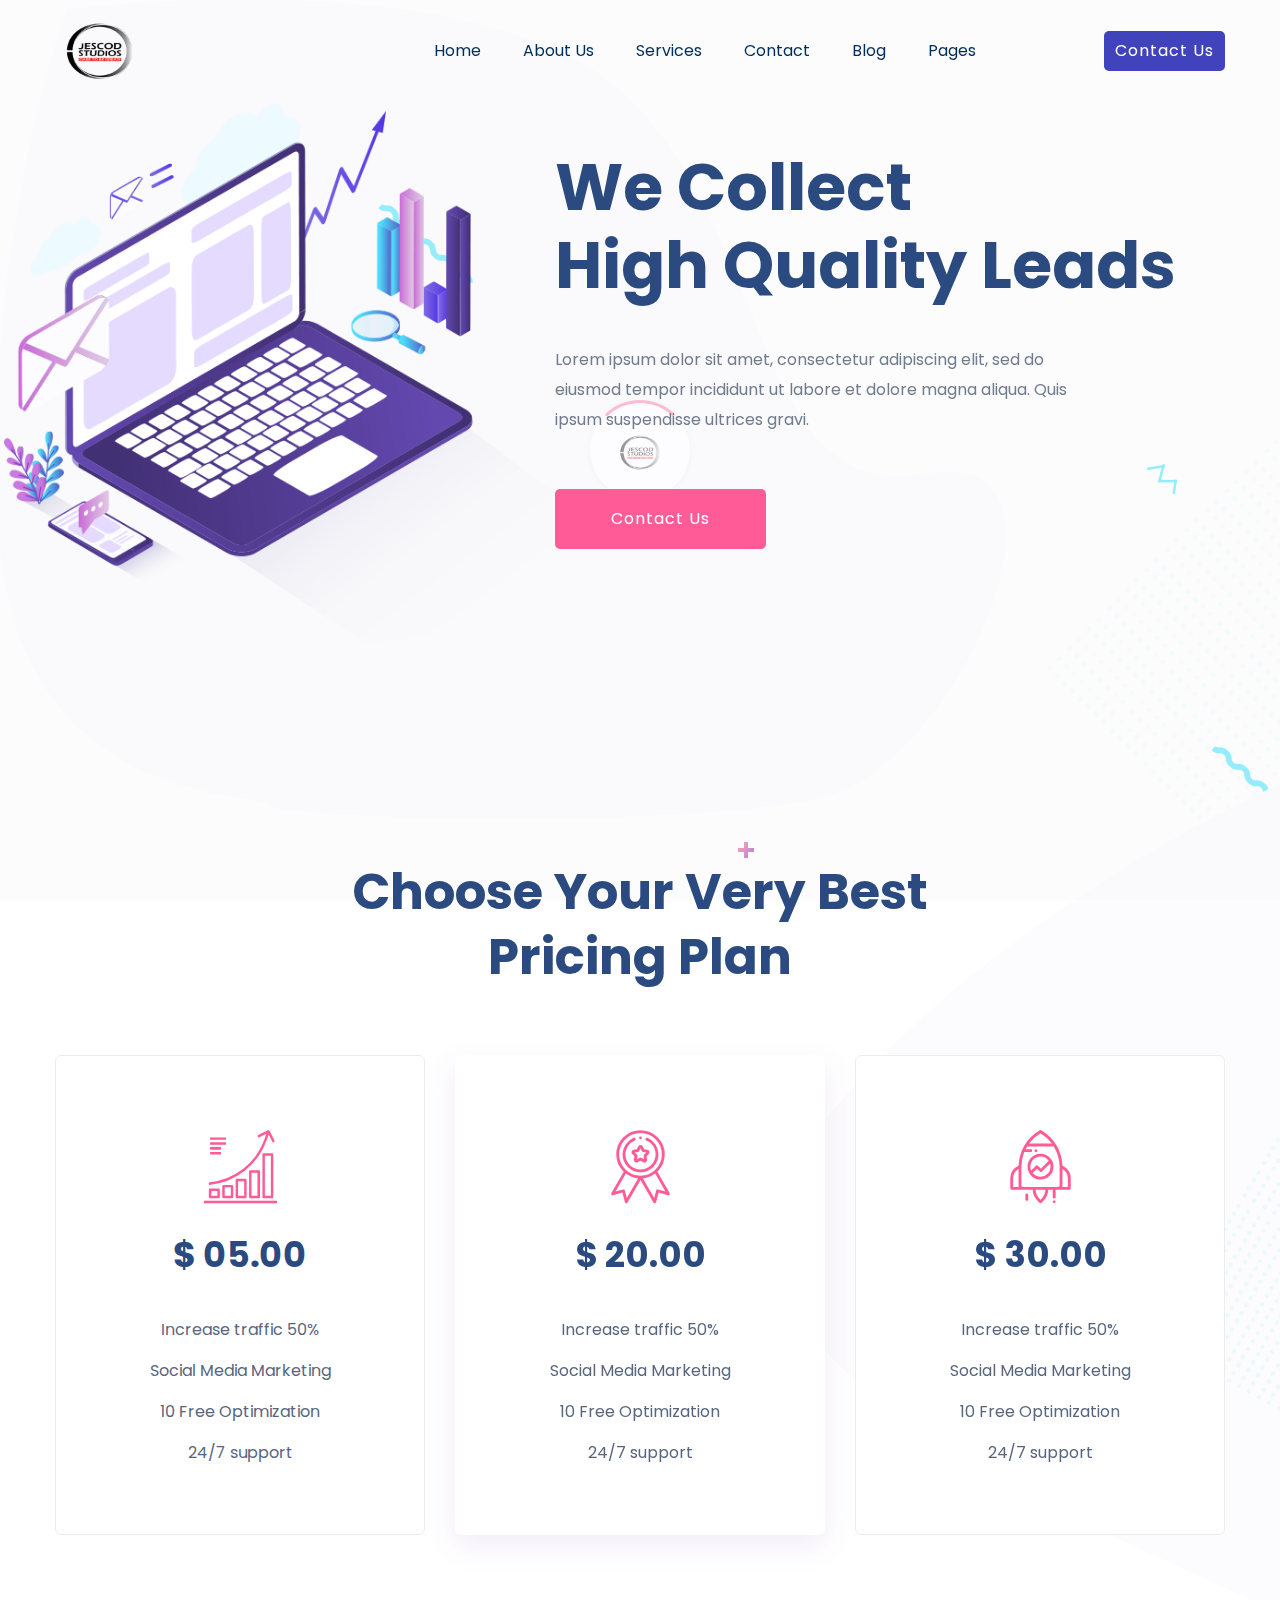
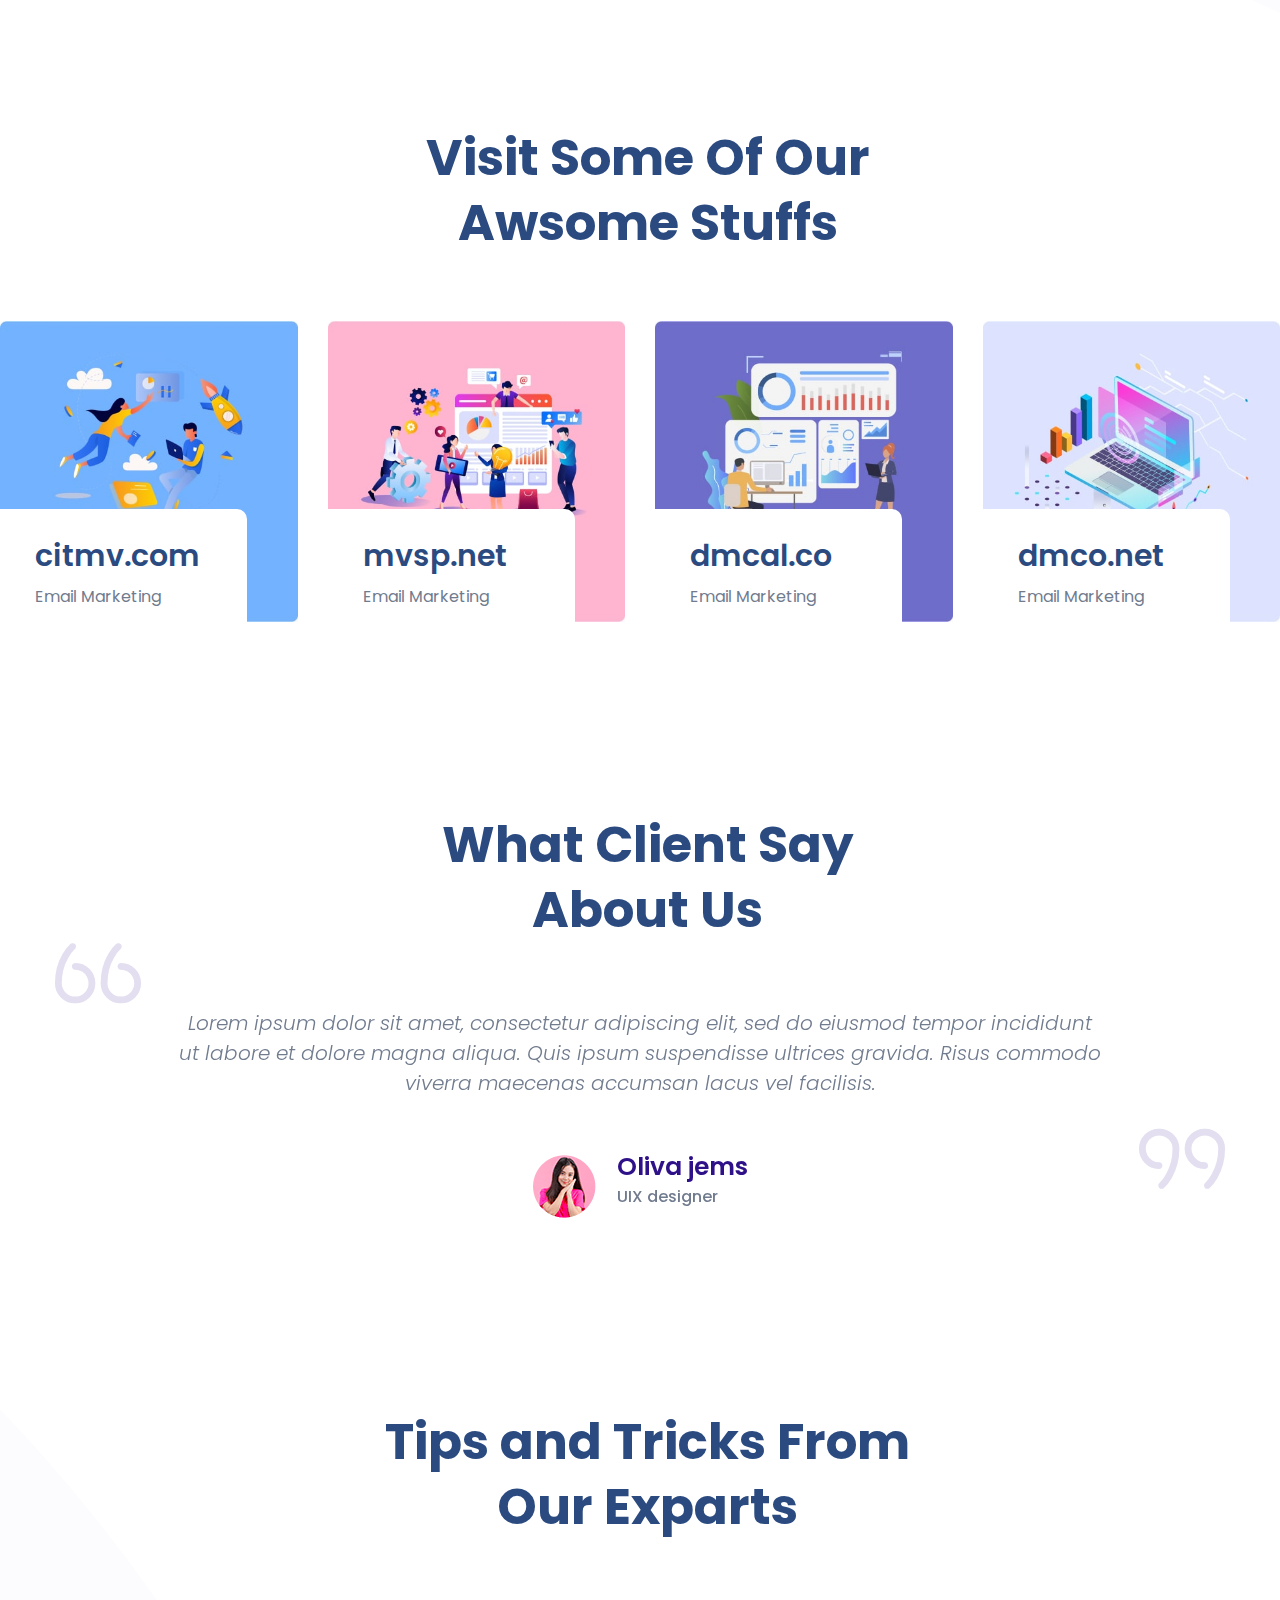
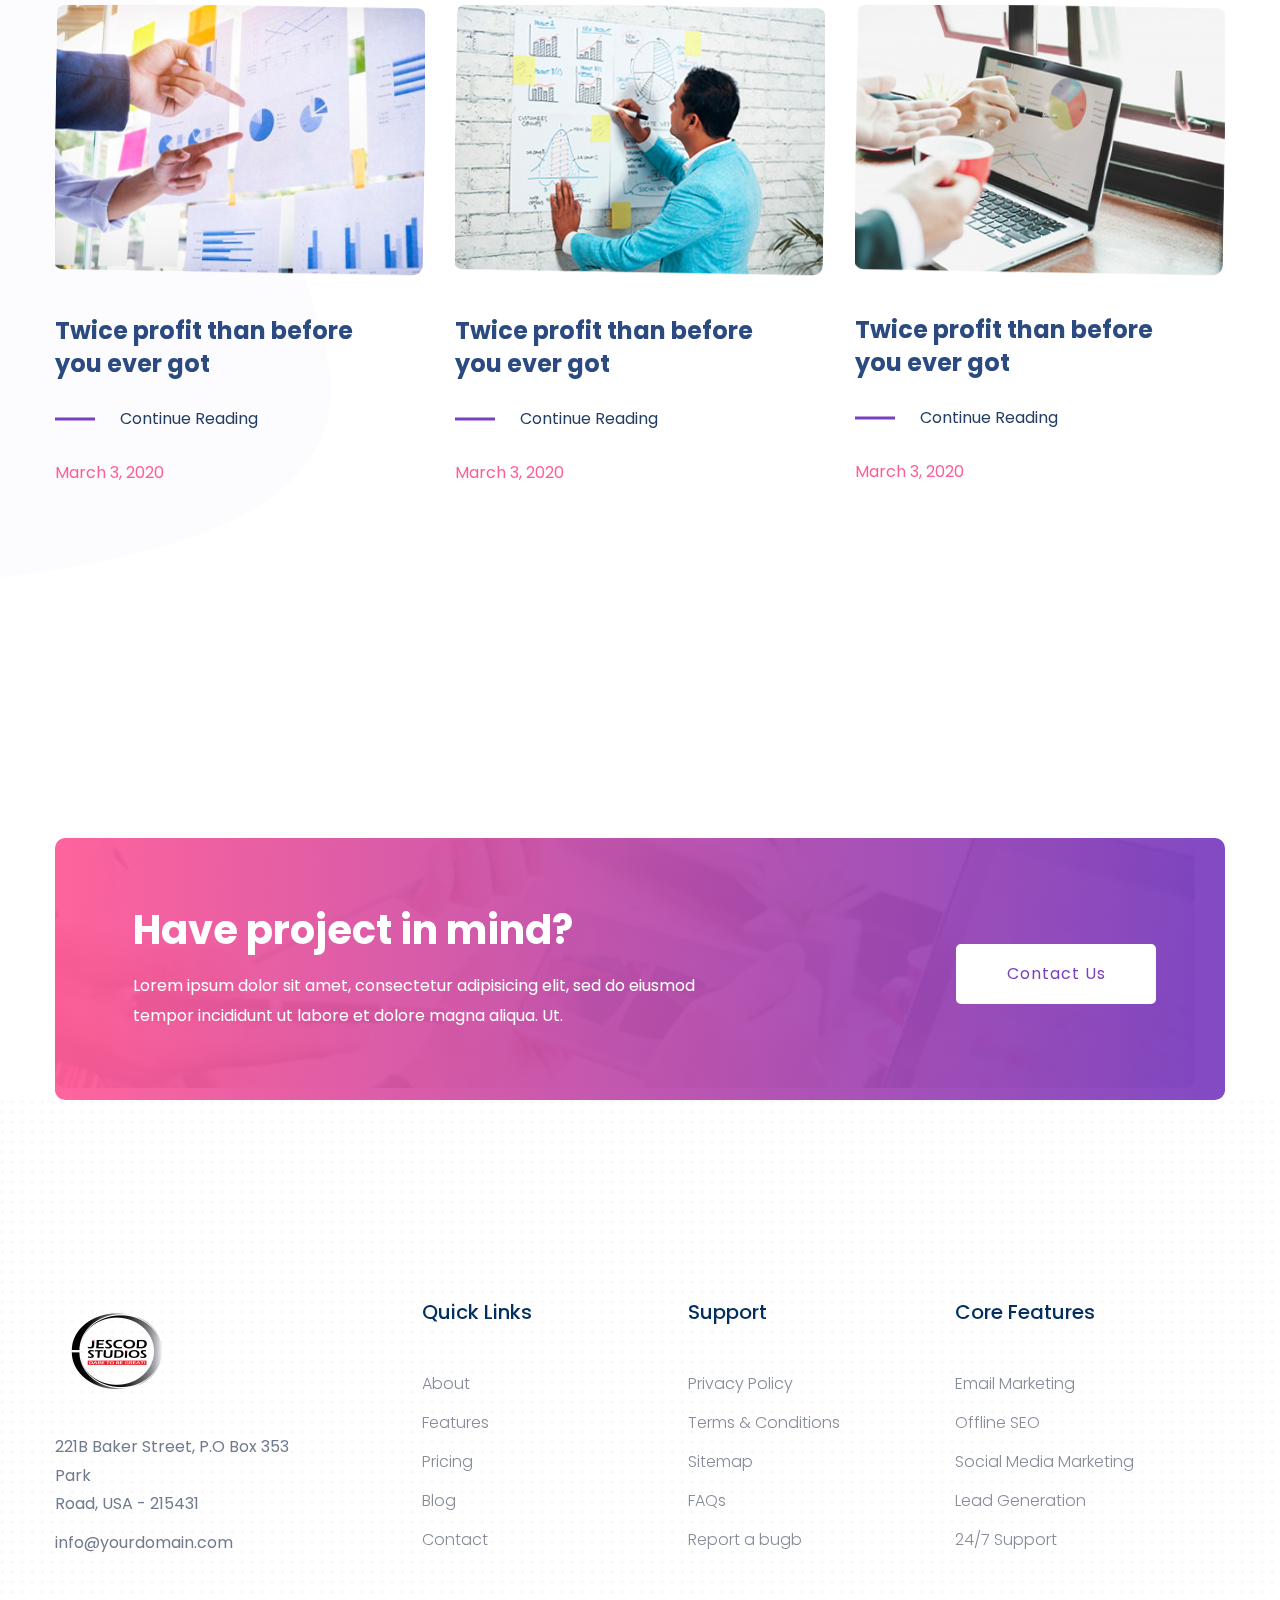
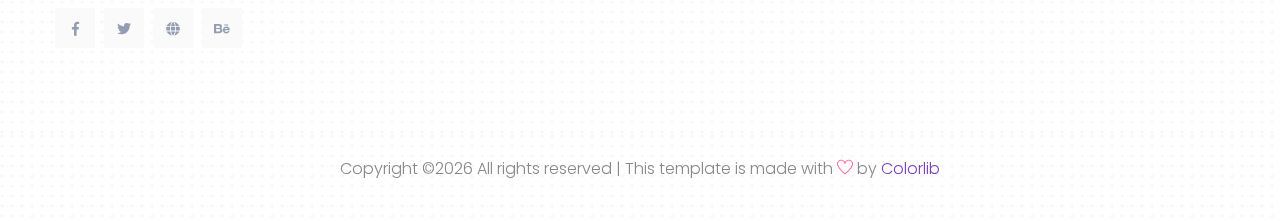
<file: about.html>
<!doctype html>
<html class="no-js" lang="zxx">
    <head>
        <meta charset="utf-8">
        <meta http-equiv="x-ua-compatible" content="ie=edge">
        <title>SEO HTML-5 Template </title>
        <meta name="description" content="">
        <meta name="viewport" content="width=device-width, initial-scale=1">

        <link rel="manifest" href="site.webmanifest">
		<link rel="shortcut icon" type="image/x-icon" href="assets/img/favicon.ico">

		<!-- CSS here -->
            <link rel="stylesheet" href="assets/css/bootstrap.min.css">
            <link rel="stylesheet" href="assets/css/owl.carousel.min.css">
            <link rel="stylesheet" href="assets/css/flaticon.css">
            <link rel="stylesheet" href="assets/css/slicknav.css">
            <link rel="stylesheet" href="assets/css/animate.min.css">
            <link rel="stylesheet" href="assets/css/magnific-popup.css">
            <link rel="stylesheet" href="assets/css/fontawesome-all.min.css">
            <link rel="stylesheet" href="assets/css/themify-icons.css">
            <link rel="stylesheet" href="assets/css/slick.css">
            <link rel="stylesheet" href="assets/css/nice-select.css">
            <link rel="stylesheet" href="assets/css/style.css">
            <link rel="stylesheet" href="assets/css/responsive.css">
   </head>

   <body>
       
    <!-- Preloader Start -->
    <div id="preloader-active">
        <div class="preloader d-flex align-items-center justify-content-center">
            <div class="preloader-inner position-relative">
                <div class="preloader-circle"></div>
                <div class="preloader-img pere-text">
                    <img src="assets/img/logo/logo.png" alt="">
                </div>
            </div>
        </div>
    </div>
    <!-- Preloader Start -->
    <header>
        <!-- Header Start -->
       <div class="header-area header-transparrent ">
            <div class="main-header header-sticky">
                <div class="container">
                    <div class="row align-items-center">
                        <!-- Logo -->
                        <div class="col-xl-2 col-lg-2 col-md-1">
                            <div class="logo">
                                <a href="index.html"><img src="assets/img/logo/logo.png" alt=""></a>
                            </div>
                        </div>
                        <div class="col-xl-8 col-lg-8 col-md-8">
                            <!-- Main-menu -->
                            <div class="main-menu f-right d-none d-lg-block">
                                <nav> 
                                    <ul id="navigation">    
                                        <li><a href="index.html"> Home</a></li>
                                        <li><a href="about.html">About Us</a></li>
                                        <li><a href="services.html">Services</a></li>
                                        <li><a href="contact.html">Contact</a></li>
                                        <li><a href="blog.html">Blog</a>
                                            <ul class="submenu">
                                                <li><a href="blog.html">Blog</a></li>
                                                <li><a href="single-blog.html">Blog Details</a></li>
                                            </ul>
                                        </li>
                                        <li><a href="#">Pages</a>
                                            <ul class="submenu">
                                                <li><a href="elements.html">Element</a></li>
                                            </ul>
                                        </li>
                                    </ul>
                                </nav>
                            </div>
                        </div>             
                        <div class="col-xl-2 col-lg-2 col-md-3">
                            <div class="header-right-btn f-right d-none d-lg-block">
                                <a href="#" class="btn header-btn">Contact Us</a>
                            </div>
                        </div>
                        <!-- Mobile Menu -->
                        <div class="col-12">
                            <div class="mobile_menu d-block d-lg-none"></div>
                        </div>
                    </div>
                </div>
            </div>
       </div>
        <!-- Header End -->
    </header>
    <main>
        <!-- Slider Area Start-->
        <div class="slider-area">
            <div class="slider-active">
                <div class="single-slider slider-height d-flex align-items-center">
                    <div class="container">
                        <div class="row d-flex align-items-center">
                            <div class="col-lg-5 d-none d-xl-block">
                                <div class="hero__img hero__img2 " data-animation="fadeInLeft" data-delay="1s">
                                    <img src="assets/img/hero/about_hero.png" alt="">
                                </div>
                            </div>
                            <div class="col-lg-7 col-md-9 ">
                                <div class="hero__caption hero__caption2">
                                    <h1 data-animation="fadeInRight" data-delay=".4s">We Collect<br> High Quality Leads</h1>
                                    <p data-animation="fadeInRight" data-delay=".6s">Lorem ipsum dolor sit amet, consectetur adipiscing elit, sed do eiusmod tempor incididunt ut labore et dolore magna aliqua. Quis ipsum suspendisse ultrices gravi.</p>
                                    <!-- Hero-btn -->
                                    <div class="hero__btn" data-animation="fadeInRight" data-delay=".8s">
                                        <a href="industries.html" class="btn hero-btn">Contact Us</a>
                                    </div>
                                </div>
                            </div>
                            
                        </div>
                    </div>
                </div>
                 <div class="single-slider slider-height slider-height2 d-flex align-items-center">
                    <div class="container">
                        <div class="row d-flex align-items-center">
                            <div class="col-lg-5 d-none d-xl-block">
                                <div class="hero__img hero__img2 " data-animation="fadeInLeft" data-delay="1s">
                                    <img src="assets/img/hero/about_hero.png" alt="">
                                </div>
                            </div>
                            <div class="col-lg-7 col-md-9 ">
                                <div class="hero__caption hero__caption2">
                                    <h1 data-animation="fadeInRight" data-delay=".4s">We Collect<br> High Quality Leads</h1>
                                    <p data-animation="fadeInRight" data-delay=".6s">Lorem ipsum dolor sit amet, consectetur adipiscing elit, sed do eiusmod tempor incididunt ut labore et dolore magna aliqua. Quis ipsum suspendisse ultrices gravi.</p>
                                    <!-- Hero-btn -->
                                    <div class="hero__btn" data-animation="fadeInRight" data-delay=".8s">
                                        <a href="industries.html" class="btn hero-btn">Contact Us</a>
                                    </div>
                                </div>
                            </div>
                            
                        </div>
                    </div>
                </div>
            </div>
            <!-- about shape -->
            <div class="about-shape">
                <div class="shape-left">
                    <img src="assets/img/hero/about_shape1.png" alt="">
                </div>
                <div class="shape-right">
                    <img src="assets/img/hero/about-sharpe2.png" alt="">
                </div>
            </div>
        </div>
        <!-- Slider Area End-->
        <!--Choose Best start-->
        <div class="choose-best choose-padding">
            <div class="container">
                <!-- Section-tittle -->
                <div class="row d-flex justify-content-center">
                    <div class="col-lg-7">
                        <div class="section-tittle text-center">
                            <h2>Choose Your Very Best Pricing Plan </h2>
                        </div>
                    </div>
                </div>
                <div class="row">
                    <div class="col-lg-4 col-md-6">
                        <div class="single-choose text-center mb-30">
                            <div class="do-icon">
                                <span  class="flaticon-growth"></span>
                            </div>
                            <div class="do-caption">
                                <h4>$ 05.00</h4>
                                <ul>
                                    <li>Increase traffic 50%</li>
                                    <li>Social Media Marketing</li>
                                    <li>10 Free Optimization</li>
                                    <li>24/7  support</li>
                                </ul>
                            </div>
                        </div>
                    </div>
                     <div class="col-lg-4 col-md-6">
                        <div class="single-choose active text-center mb-30">
                            <div class="do-icon">
                                <span  class="flaticon-award"></span>
                            </div>
                            <div class="do-caption">
                                <h4>$ 20.00</h4>
                                <ul>
                                    <li>Increase traffic 50%</li>
                                    <li>Social Media Marketing</li>
                                    <li>10 Free Optimization</li>
                                    <li>24/7  support</li>
                                </ul>
                            </div>
                        </div>
                    </div>
                     <div class="col-lg-4 col-md-6">
                        <div class="single-choose text-center mb-30">
                            <div class="do-icon">
                                <span  class="flaticon-project"></span>
                            </div>
                            <div class="do-caption">
                                <h4>$ 30.00</h4>
                                <ul>
                                    <li>Increase traffic 50%</li>
                                    <li>Social Media Marketing</li>
                                    <li>10 Free Optimization</li>
                                    <li>24/7  support</li>
                                </ul>
                            </div>
                        </div>
                    </div>
                </div>
            </div>
        </div>
        <!-- Choose Best do End-->
        <!-- Visit Stuffs Start -->
        <div class="visit-area fix visite-padding">
            <div class="container">
                <!-- Section-tittle -->
                <div class="row d-flex justify-content-center">
                    <div class="col-lg-6 pr-0">
                        <div class="section-tittle text-center">
                            <h2>Visit Some Of Our Awsome Stuffs</h2>
                        </div>
                    </div>
                </div>
            </div>
            <div class="container-fluid p-0">
                <div class="row ">
                    <div class="col-lg-3 col-md-4">
                        <div class="single-visited mb-30">
                            <div class="visited-img">
                                <img src="assets/img/visit/visit_1.jpg" alt="">
                            </div>
                            <div class="visited-cap">
                                <h3><a href="#">citmv.com</a></h3>
                                <p>Email Marketing</p>
                            </div>
                        </div>
                    </div> 
                     <div class="col-lg-3 col-md-4">
                        <div class="single-visited mb-30">
                            <div class="visited-img">
                                <img src="assets/img/visit/visit_2.jpg" alt="">
                            </div>
                            <div class="visited-cap">
                                <h3><a href="#">mvsp.net</a></h3>
                                <p>Email Marketing</p>
                            </div>
                        </div>
                    </div>
                    <div class="col-lg-3 col-md-4">
                        <div class="single-visited mb-30">
                            <div class="visited-img">
                                <img src="assets/img/visit/visit_3.jpg" alt="">
                            </div>
                            <div class="visited-cap">
                                <h3><a href="#">dmcal.co</a></h3>
                                <p>Email Marketing</p>
                            </div>
                        </div>
                    </div> 
                    <div class="col-lg-3 col-md-4">
                        <div class="single-visited mb-30">
                            <div class="visited-img">
                                <img src="assets/img/visit/visit_4.jpg" alt="">
                            </div>
                            <div class="visited-cap">
                                <h3><a href="#">dmco.net</a></h3>
                                <p>Email Marketing</p>
                            </div>
                        </div>
                    </div>
                </div>
            </div>
        </div>
        <!-- Visit Stuffs Start -->
         <!-- Testimonial Start -->
         <div class="testimonial-area">
            <div class="container">
               <div class="testimonial-main">
                    <!-- Section-tittle -->
                    <div class="row d-flex justify-content-center">
                        <div class="col-lg-5  col-md-8 pr-0">
                            <div class="section-tittle text-center">
                                <h2>What Client Say About Us</h2>
                            </div>
                        </div>
                    </div>
                    <div class="row d-flex justify-content-center">
                            <div class="col-lg-10 col-md-9">
                                <div class="h1-testimonial-active">
                                    <!-- Single Testimonial -->
                                    <div class="single-testimonial text-center">
                                        <div class="testimonial-caption ">
                                            <div class="testimonial-top-cap">
                                                <p>Lorem ipsum dolor sit amet, consectetur adipiscing elit, sed do eiusmod tempor incididunt ut labore et dolore magna aliqua. Quis ipsum suspendisse ultrices gravida. Risus commodo viverra maecenas accumsan lacus vel facilisis. </p>
                                            </div>
                                            <!-- founder -->
                                            <div class="testimonial-founder d-flex align-items-center justify-content-center">
                                                <div class="founder-img">
                                                    <img src="assets/img/testmonial/testimonial.png" alt="">
                                                </div>
                                            <div class="founder-text">
                                                <span>Oliva jems</span>
                                                <p>UIX designer</p>
                                            </div>
                                            </div>
                                        </div>
                                    </div><!-- Single Testimonial -->
                                    <div class="single-testimonial text-center">
                                        <div class="testimonial-caption ">
                                            <div class="testimonial-top-cap">
                                                <p>Lorem ipsum dolor sit amet, consectetur adipiscing elit, sed do eiusmod tempor incididunt ut labore et dolore magna aliqua. Quis ipsum suspendisse ultrices gravida. Risus commodo viverra maecenas accumsan lacus vel facilisis. </p>
                                            </div>
                                            <!-- founder -->
                                            <div class="testimonial-founder d-flex align-items-center justify-content-center">
                                                <div class="founder-img">
                                                    <img src="assets/img/testmonial/testimonial.png" alt="">
                                                </div>
                                            <div class="founder-text">
                                                <span>Oliva jems</span>
                                                <p>UIX designer</p>
                                            </div>
                                            </div>
                                        </div>
                                    </div>
                                </div>
                            </div>
                    </div>
               </div>
            </div>
        </div>
        <!-- Testimonial End -->
        <!-- Tips Triks Start -->
        <div class="tips-triks-area tips-padding">
            <div class="container">
                 <!-- Section-tittle -->
                 <div class="row d-flex justify-content-center">
                    <div class="col-lg-6 col-md-8 pr-0">
                        <div class="section-tittle text-center">
                            <h2>Tips and Tricks From Our Exparts</h2>
                        </div>
                    </div>
                </div>
                <div class="row">
                    <div class="col-xl-4 col-lg-4 col-md-6">
                        <div class="single-tips mb-50">
                            <div class="tips-img">
                                <img src="assets/img/tips/tips_1.jpg" alt="">
                            </div>
                            <div class="tips-caption">
                                <h4><a href="#">Twice profit than before you ever got</a></h4>
                                <span>Continue Reading</span>
                                <p>March 3, 2020</p>
                            </div>
                        </div>
                    </div>
                    <div class="col-xl-4 col-lg-4 col-md-6">
                        <div class="single-tips mb-50">
                            <div class="tips-img">
                                <img src="assets/img/tips/tips_2.jpg" alt="">
                            </div>
                            <div class="tips-caption">
                                <h4><a href="#">Twice profit than before you ever got</a></h4>
                                <span>Continue Reading</span>
                                <p>March 3, 2020</p>
                            </div>
                        </div>
                    </div>
                     <div class="col-xl-4 col-lg-4 col-md-6">
                        <div class="single-tips mb-50">
                            <div class="tips-img">
                                <img src="assets/img/tips/tips_3.jpg" alt="">
                            </div>
                            <div class="tips-caption">
                                <h4><a href="#">Twice profit than before you ever got</a></h4>
                                <span>Continue Reading</span>
                                <p>March 3, 2020</p>
                            </div>
                        </div>
                    </div>
                </div>
            </div>
        </div>
        <!-- Tips Triks End -->
         <!-- have-project Start-->
         <div class="have-project">
            <div class="container">
                <div class="haveAproject"  data-background="assets/img/team/have.jpg">
                    <div class="row d-flex align-items-center">
                        <div class="col-xl-7 col-lg-9 col-md-12">
                            <div class="wantToWork-caption">
                                <h2>Have project in mind?</h2>
                                <p>Lorem ipsum dolor sit amet, consectetur adipisicing elit, sed do eiusmod tempor incididunt ut labore et dolore magna aliqua. Ut.</p>
                            </div>
                        </div>
                        <div class="col-xl-5 col-lg-3 col-md-12">
                           <div class="wantToWork-btn f-right">
                                <a href="#" class="btn btn-ans">Contact Us</a>
                           </div>
                        </div>
                    </div>
                </div>
                
            </div>
        </div>
        <!-- have-project End -->

    </main>
   <footer>

       <!-- Footer Start-->
      <div class="footer-main" data-background="assets/img/shape/footer_bg.png">
        <div class="footer-area footer-padding">
            <div class="container">
                <div class="row d-flex justify-content-between">
                    <div class="col-lg-3 col-md-4 col-sm-8">
                       <div class="single-footer-caption mb-50">
                         <div class="single-footer-caption mb-30">
                              <!-- logo -->
                             <div class="footer-logo">
                                 <a href="index.html"><img src="assets/img/logo/logo2_footer.png" alt=""></a>
                             </div>
                             <div class="footer-tittle">
                                 <div class="footer-pera">
                                     <p class="info1">221B Baker Street, P.O Box 353 Park <br> Road, USA - 215431</p>
                                     <p class="info2">info@yourdomain.com</p>
                                </div>
                             </div>
                             <div class="footer-social">
                                <a href="#"><i class="fab fa-facebook-f"></i></a>
                                <a href="#"><i class="fab fa-twitter"></i></a>
                                <a href="#"><i class="fas fa-globe"></i></a>
                                <a href="#"><i class="fab fa-behance"></i></a>
                            </div>
                         </div>
                       </div>
                    </div>
                    <div class="col-lg-2 col-md-4 col-sm-5">
                        <div class="single-footer-caption mb-50">
                            <div class="footer-tittle">
                                <h4>Quick Links</h4>
                                <ul>
                                    <li><a href="about.html">About</a></li>
                                    <li><a href="about.html">Features</a></li>
                                    <li><a href="single-blog.html">Pricing</a></li>
                                    <li><a href="blog.html">Blog</a></li>
                                    <li><a href="contact.html">Contact</a></li>
                                </ul>
                            </div>
                        </div>
                    </div>
                    <div class="col-lg-2 col-md-4 col-sm-7">
                        <div class="single-footer-caption mb-50">
                            <div class="footer-tittle">
                                <h4>Support</h4>
                                <ul>
                                    <li><a href="#">Privacy Policy</a></li>
                                    <li><a href="#">Terms & Conditions</a></li>
                                    <li><a href="#"> Sitemap</a></li>
                                    <li><a href="#">FAQs</a></li>
                                    <li><a href="#">Report a bugb</a></li>
                                </ul>
                            </div>
                        </div>
                    </div>
                    <div class="col-lg-3 col-md-4 col-sm-5">
                        <div class="single-footer-caption mb-50">
                            <div class="footer-tittle">
                                <h4>Core Features</h4>
                                <ul>
                                 <li><a href="#">Email Marketing</a></li>
                                 <li><a href="#"> Offline SEO</a></li>
                                 <li><a href="#">Social Media Marketing</a></li>
                                 <li><a href="#">Lead Generation</a></li>
                                 <li><a href="#"> 24/7 Support</a></li>
                             </ul>
                            </div>
                        </div>
                    </div>
                </div>
            </div>
        </div>
        <!-- footer-bottom aera -->
        <div class="footer-bottom-area footer-bg">
            <div class="container">
                <div class="footer-border">
                     <div class="row d-flex align-items-center">
                         <div class="col-xl-12 ">
                             <div class="footer-copy-right text-center">
                                 <p><!-- Link back to Colorlib can't be removed. Template is licensed under CC BY 3.0. -->
  Copyright &copy;<script>document.write(new Date().getFullYear());</script> All rights reserved | This template is made with <i class="ti-heart" aria-hidden="true"></i> by <a href="https://colorlib.com" target="_blank">Colorlib</a>
  <!-- Link back to Colorlib can't be removed. Template is licensed under CC BY 3.0. --></p>
                             </div>
                         </div>
                     </div>
                </div>
            </div>
        </div>
      </div>
       <!-- Footer End-->

   </footer>
   
	<!-- JS here -->
	
		<!-- All JS Custom Plugins Link Here here -->
        <script src="./assets/js/vendor/modernizr-3.5.0.min.js"></script>
		
		<!-- Jquery, Popper, Bootstrap -->
		<script src="./assets/js/vendor/jquery-1.12.4.min.js"></script>
        <script src="./assets/js/popper.min.js"></script>
        <script src="./assets/js/bootstrap.min.js"></script>
	    <!-- Jquery Mobile Menu -->
        <script src="./assets/js/jquery.slicknav.min.js"></script>

		<!-- Jquery Slick , Owl-Carousel Plugins -->
        <script src="./assets/js/owl.carousel.min.js"></script>
        <script src="./assets/js/slick.min.js"></script>
        <!-- Date Picker -->
        <script src="./assets/js/gijgo.min.js"></script>
		<!-- One Page, Animated-HeadLin -->
        <script src="./assets/js/wow.min.js"></script>
		<script src="./assets/js/animated.headline.js"></script>
        <script src="./assets/js/jquery.magnific-popup.js"></script>

		<!-- Scrollup, nice-select, sticky -->
        <script src="./assets/js/jquery.scrollUp.min.js"></script>
        <script src="./assets/js/jquery.nice-select.min.js"></script>
		<script src="./assets/js/jquery.sticky.js"></script>
        
        <!-- contact js -->
        <script src="./assets/js/contact.js"></script>
        <script src="./assets/js/jquery.form.js"></script>
        <script src="./assets/js/jquery.validate.min.js"></script>
        <script src="./assets/js/mail-script.js"></script>
        <script src="./assets/js/jquery.ajaxchimp.min.js"></script>
        
		<!-- Jquery Plugins, main Jquery -->	
        <script src="./assets/js/plugins.js"></script>
        <script src="./assets/js/main.js"></script>
        
    </body>
</html>
</file>
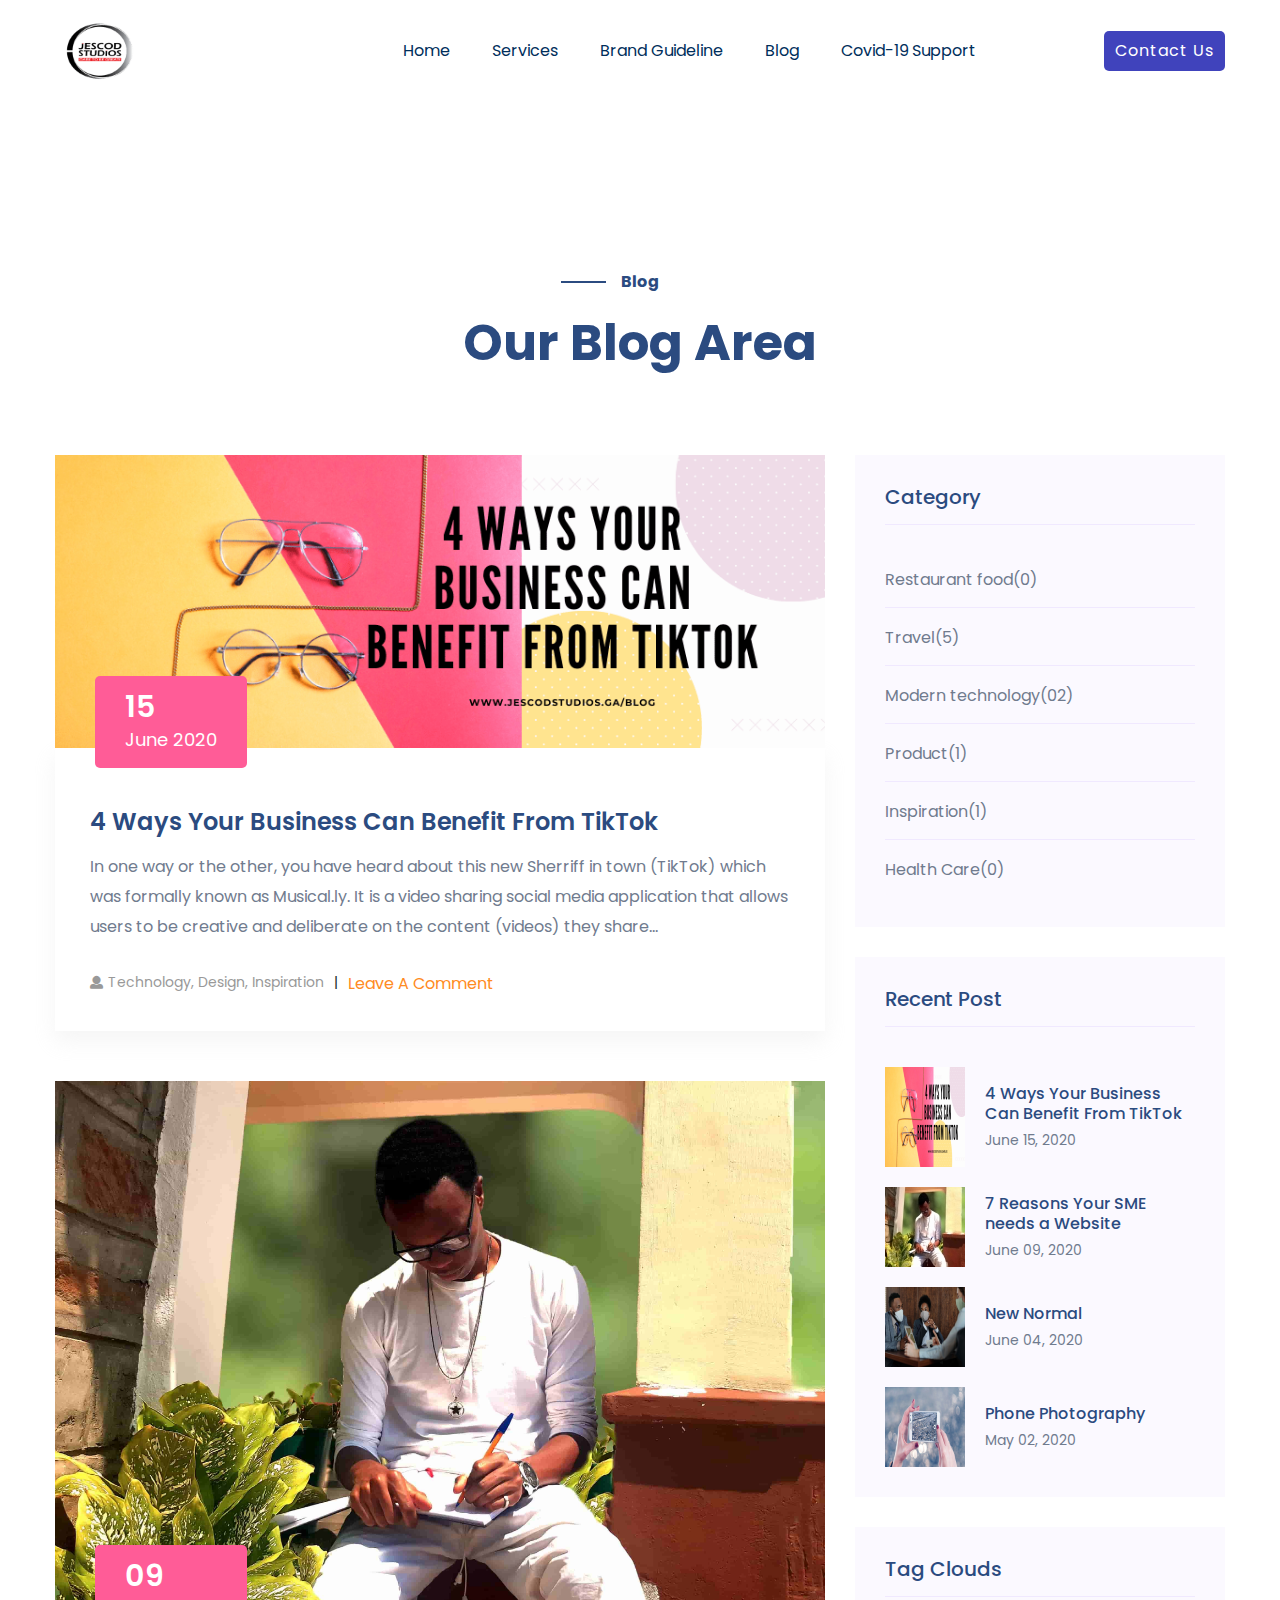
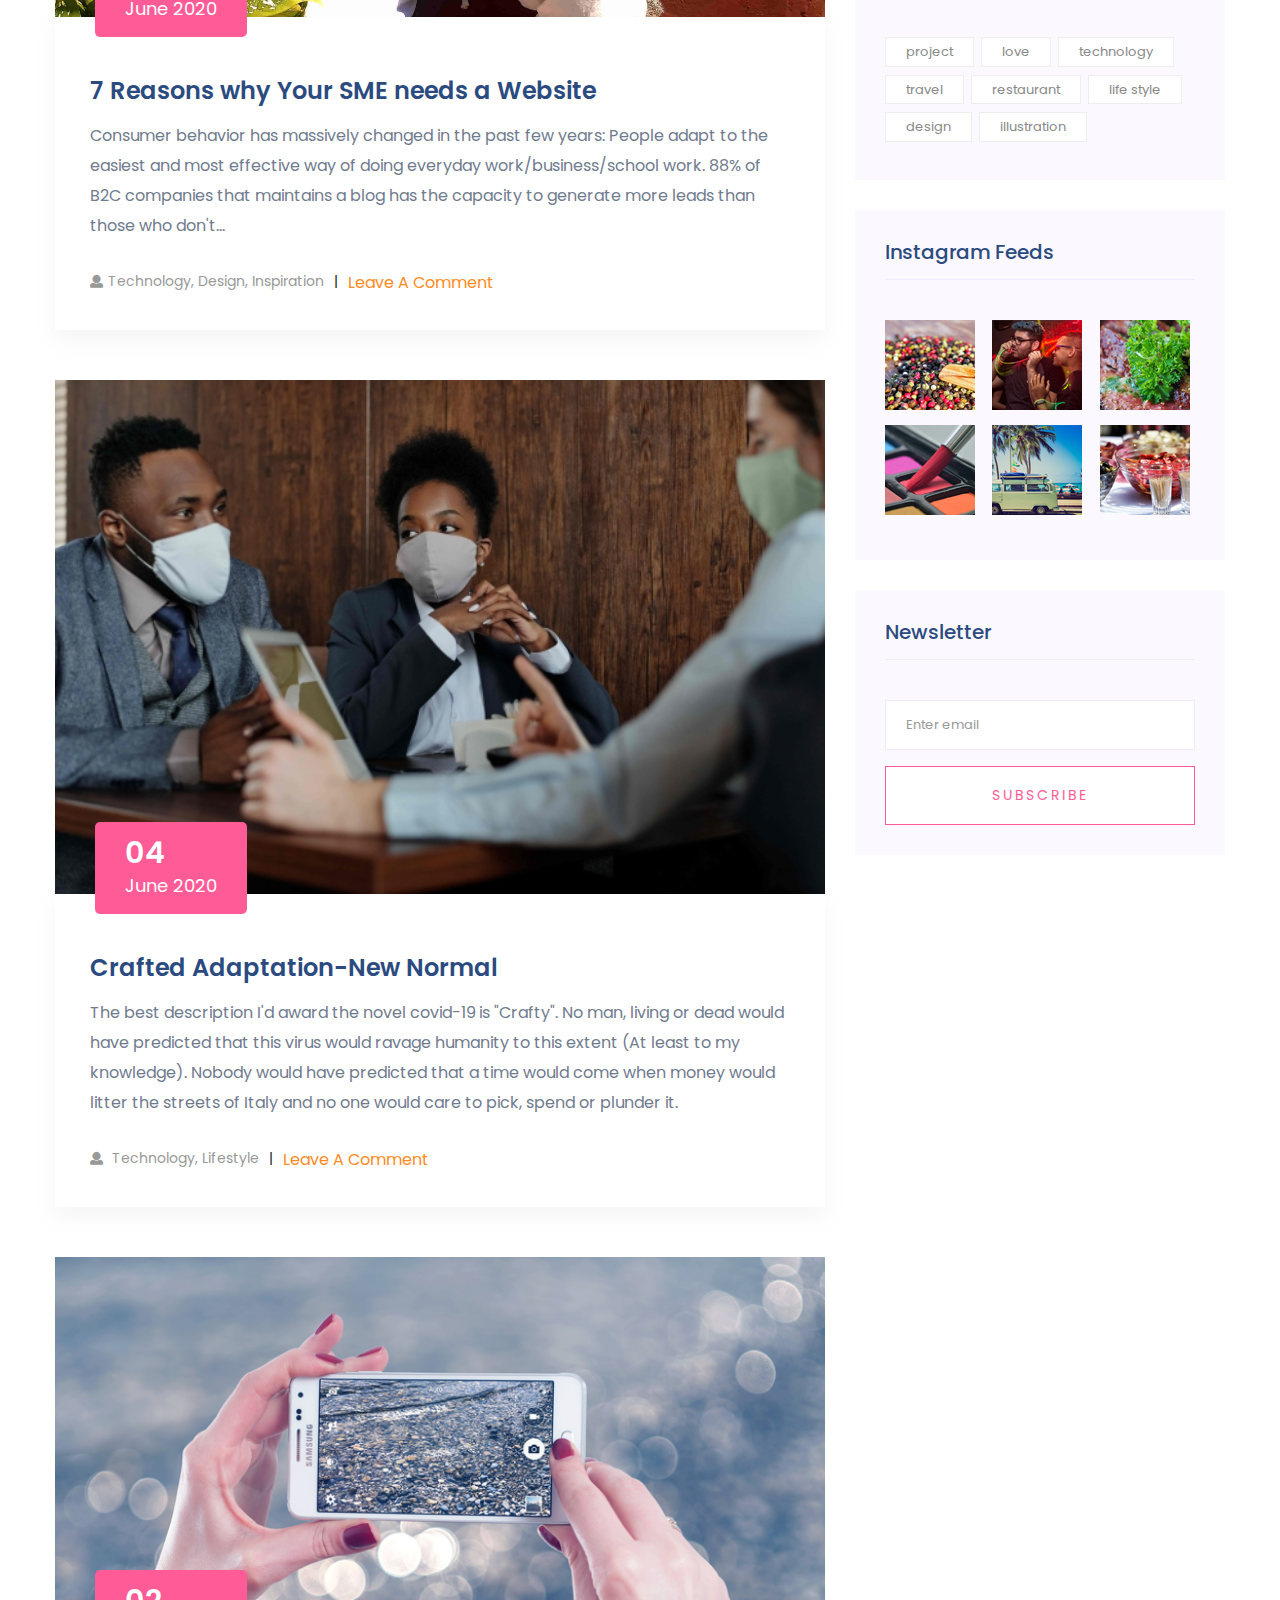
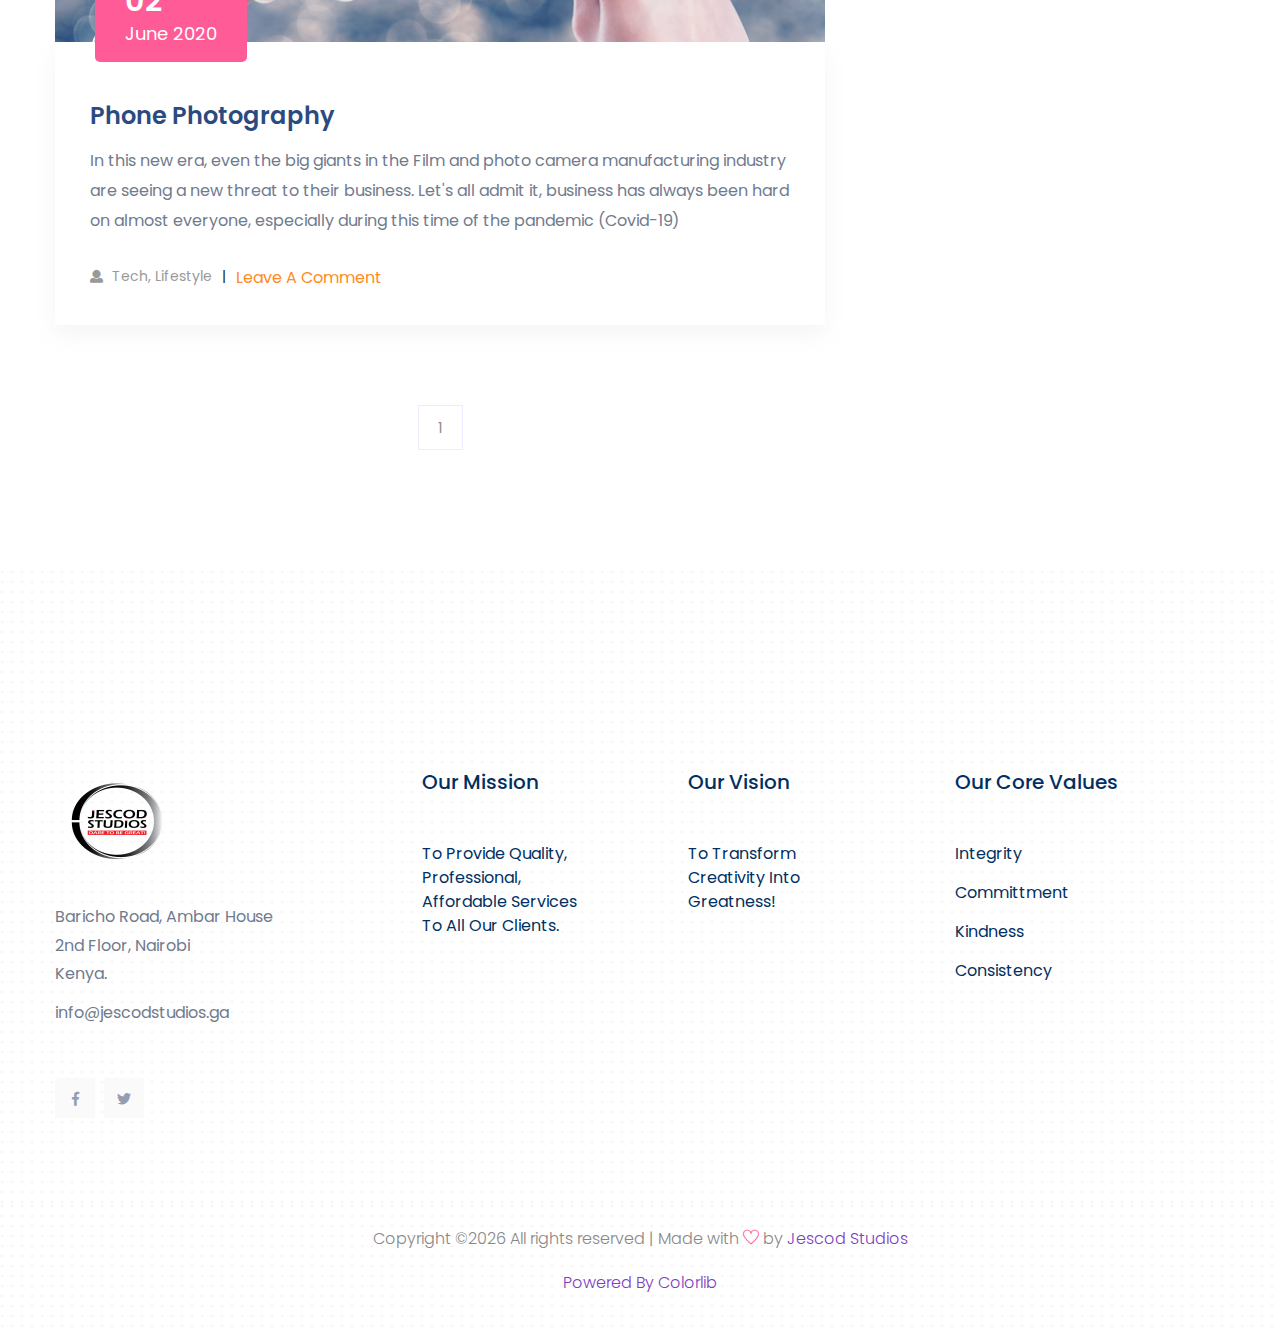
<file: blog.html>
<!doctype html>
<html class="no-js" lang="zxx">
    <head>


        <meta charset="utf-8">
        <meta http-equiv="x-ua-compatible" content="ie=edge">
        <title>Jescod Studios-Blog Area</title>
        <meta name="description" content="">
        <meta name="viewport" content="width=device-width, initial-scale=1">
        <meta name="keywords" content="studios in nairobi, studios in kenya, jescod studios, photo studios in kenya, photo studios in nairobi, studios in south b, studios in baricho road, photography in kenya, photography in nairobi, photographers, content creators in kenya, content creators in nairobi.">
        <meta name="description" content="Specialists in professional photography, video production, graphics designs, web development, all video editing services and professional voice overs.">
        <meta property="og:title" content="7 Reasons Why Your Business Needs A Website">
        <meta property="og:image" content="https://www.jescodstudios.ga/assets/img/blog/blog_4.png">
        <meta property="og:description" content="Welcome to our Blog. Feel free to read all these articles and subscribe to our newsletters for offers and amazing give aways!">
        <meta property="og:url" content="https://www.jescodstudios.ga/blog.html">
  <!--      <link rel="manifest" href="site.webmanifest">
		<link rel="shortcut icon" type="image/x-icon" href="assets/img/favicon.ico"> -->

		<!-- CSS here -->
            <link rel="stylesheet" href="assets/css/bootstrap.min.css">
            <link rel="stylesheet" href="assets/css/owl.carousel.min.css">
            <link rel="stylesheet" href="assets/css/flaticon.css">
            <link rel="stylesheet" href="assets/css/slicknav.css">
            <link rel="stylesheet" href="assets/css/animate.min.css">
            <link rel="stylesheet" href="assets/css/magnific-popup.css">
            <link rel="stylesheet" href="assets/css/fontawesome-all.min.css">
            <link rel="stylesheet" href="assets/css/themify-icons.css">
            <link rel="stylesheet" href="assets/css/slick.css">
            <link rel="stylesheet" href="assets/css/nice-select.css">
            <link rel="stylesheet" href="assets/css/style.css">

            <!--Favicon-->
                        <link rel="apple-touch-icon" sizes="180x180" href="assets/img/elements/favicon_io/apple-touch-icon.png">
                        <link rel="icon" type="image/png" sizes="32x32" href="assets/img/elements/favicon_io/favicon-32x32.png">
                        <link rel="icon" type="image/png" sizes="16x16" href="assets/img/elements/favicon_io/favicon-16x16.png">
                        <link rel="manifest" href="assets/img/elements/favicon_io/site.webmanifest">

            <!--End Of Favicon-->

            <!-- Global site tag (gtag.js) - Google Analytics -->
          <script async src="https://www.googletagmanager.com/gtag/js?id=UA-159226225-1"></script>
          <script>
          window.dataLayer = window.dataLayer || [];
          function gtag(){dataLayer.push(arguments);}
          gtag('js', new Date());

          gtag('config', 'UA-159226225-1');
          </script>

   </head>

   <body>

    <!-- Preloader Start -->
<!--    <div id="preloader-active">
        <div class="preloader d-flex align-items-center justify-content-center">
            <div class="preloader-inner position-relative">
                <div class="preloader-circle"></div>
                <div class="preloader-img pere-text">
                    <img src="assets/img/logo/Jescod-Studios-Preloader.png" alt="">
                </div>
            </div>
        </div>
    </div> -->
    <!-- Preloader Start -->

    <header>
        <!-- Header Start -->
       <div class="header-area header-transparrent ">
            <div class="main-header header-sticky">
                <div class="container">
                    <div class="row align-items-center">
                        <!-- Logo -->
                        <div class="col-xl-2 col-lg-2 col-md-1">
                            <div class="logo">
                                <a href="index"><img src="assets/img/logo/logo.png" alt=""></a>
                            </div>
                        </div>
                        <div class="col-xl-8 col-lg-8 col-md-8">
                            <!-- Main-menu -->
                            <div class="main-menu f-right d-none d-lg-block">
                                <nav>
                                    <ul id="navigation">
                                        <li><a href="index"> Home</a></li>
                                    <!--    <li><a href="about.html">About Us</a></li>  -->
                                        <li><a href="services">Services</a></li>
                                        <li><a href="assets/img/logo/Jescod Brand Guideline Business Presentation.pdf" alt="">Brand Guideline</a></li>
                                    <li><a href="blog">Blog</a>
                                        <!--    <ul class="submenu">
                                                <li><a href="blog">Blog</a></li>
                                                <li><a href="single-blog">Blog Details</a></li>
                                            </ul> -->
                                        </li>
                                        <li><a href="https://dashboard.flutterwave.com/donate/5pewjfefvqdl">Covid-19 Support</a></li>
                                  <!--      <li><a href="#">Pages</a>
                                            <ul class="submenu">
                                                <li><a href="elements.html">Element</a></li>
                                            </ul>
                                        </li>  -->
                                    </ul>
                                </nav>
                            </div>
                        </div>
                        <div class="col-xl-2 col-lg-2 col-md-3">
                            <div class="header-right-btn f-right d-none d-lg-block">
                                <a href="contact" class="btn header-btn">Contact Us</a>
                            </div>
                        </div>
                        <!-- Mobile Menu -->
                        <div class="col-12">
                            <div class="mobile_menu d-block d-lg-none"></div>
                        </div>
                    </div>
                </div>
            </div>
       </div>
        <!-- Header End -->
    </header>

    <!-- Slider Area Start-->
    <div class="services-area">
        <div class="container">
            <!-- Section-tittle -->
            <div class="row d-flex justify-content-center">
                <div class="col-lg-8">
                    <div class="section-tittle text-center mb-80">
                        <span>Blog</span>
                        <h2>Our Blog Area​</h2>
                    </div>
                </div>
            </div>
        </div>
    </div>
    <!-- Slider Area End-->

    <!--================Blog Area =================-->
    <section class="blog_area section-paddingr">
        <div class="container">
            <div class="row">
                <div class="col-lg-8 mb-5 mb-lg-0">
                    <div class="blog_left_sidebar">
                    <!--    <article class="blog_item">
                            <div class="blog_item_img">
                                <img class="card-img rounded-0" src="assets/img/blog/single_blog_1.png" alt="">
                                <a href="" class="blog_item_date">
                                    <h3>15</h3>
                                    <p>Jan</p>
                                </a>
                            </div>

                            <div class="blog_details">
                                <a class="d-inline-block" href="single-blog">
                                    <h2>Google inks pact for new 35-storey office</h2>
                                </a>
                                <p>That dominion stars lights dominion, divides years forth and haven't been overtaken by any other tech giant in a long while. Now lights up the City with new offices</p>
                                <ul class="blog-info-link">
                                    <li><a href="#"><i class="fa fa-user"></i> Travel, Lifestyle</a></li>
                                   <li><a href="#"><i class="fa fa-comments"></i> 03 Comments</a></li>
                                </ul>
                            </div>
                        </article>  -->

                        <article class="blog_item">
                            <div class="blog_item_img">
                                <img class="card-img rounded-0" src="assets/img/blog/tiktok.png" alt="">
                                <a href="4-business-benefits-of-tiktok" class="blog_item_date">
                                    <h3>15</h3>
                                    <p>June 2020</p>
                                </a>
                            </div>

                            <div class="blog_details">
                                <a class="d-inline-block" href="4-business-benefits-of-tiktok">
                                    <h2>4 Ways Your Business Can Benefit From TikTok</h2>
                                </a>
                                <p>In one way or the other, you have heard about this new Sherriff in town (TikTok) which was formally known as Musical.ly. It is a video sharing social media application that allows users to be creative and deliberate
                                on the content (videos) they share... <br>
                                </p>
                                <ul class="blog-info-link">
                                    <li><a href="#"><i class="fa fa-user"></i>Technology, Design, Inspiration</a></li>
                                    <a href="https://www.jescodstudios.ga/4-business-benefits-of-tiktok#disqus_thread">Leave A Comment</a>
                          <!--      <li><a href="#"><i class="fa fa-comments"></i> 03 Comments</a></li>  -->
                                </ul>
                            </div>
                        </article>


                        <article class="blog_item">
                            <div class="blog_item_img">
                                <img class="card-img rounded-0" src="assets/img/blog/website.jpg" alt="">
                                <a href="7-reasons-your-business-needs-a-website" class="blog_item_date">
                                    <h3>09</h3>
                                    <p>June 2020</p>
                                </a>
                            </div>

                            <div class="blog_details">
                                <a class="d-inline-block" href="7-reasons-your-business-needs-a-website">
                                    <h2>7 Reasons why Your SME needs a Website</h2>
                                </a>
                                <p>Consumer behavior has massively changed in the past few years: People adapt to the easiest and most effective way of doing everyday work/business/school work. 88% of B2C companies that maintains a blog has the capacity to generate more leads than those who don't...</p>
                                <ul class="blog-info-link">
                                    <li><a href="#"><i class="fa fa-user"></i>Technology, Design, Inspiration</a></li>
                                    <a href="https://www.jescodstudios.ga/7-reasons-your-business-needs-a-website#disqus_thread">Leave A Comment</a>
                          <!--      <li><a href="#"><i class="fa fa-comments"></i> 03 Comments</a></li>  -->
                                </ul>
                            </div>
                        </article>

                        <!--Infolinks In Article Code-->
                        <input type="hidden" name="IL_IN_ARTICLE">
                        <!--End of infolinks In Article Code-->


                        <article class="blog_item">
                            <div class="blog_item_img">
                                <img class="card-img rounded-0" src="assets/img/blog/single_blog_3.png" alt="">
                                <a href="new-normal" class="blog_item_date">
                                    <h3>04</h3>
                                    <p>June 2020</p>
                                </a>
                            </div>

                            <div class="blog_details">
                                <a class="d-inline-block" href="new-normal">
                                    <h2>Crafted Adaptation-New Normal</h2>
                                </a>
                                <p>The best description I'd award the novel covid-19 is "Crafty". No man, living or dead would have predicted that this virus would ravage humanity to this extent (At least to my knowledge). Nobody would have
                                predicted that a time would come when money would litter the streets of Italy and no one would care to pick, spend or plunder it.</p>
                                <ul class="blog-info-link">
                                    <li><a href="#"><i class="fa fa-user"></i> Technology, Lifestyle</a></li>
                                    <a href="https://www.jescodstudios.ga/new-normal#disqus_thread">Leave A Comment</a>
                              <!--      <li><a href="#"><i class="fa fa-comments"></i> 03 Comments</a></li>  -->
                                </ul>
                            </div>
                        </article>

<!--Infolinks In Article Code-->
                        <input type="hidden" name="IL_IN_ARTICLE">
<!--End of infolinks In Article Code-->

                        <article class="blog_item">
                            <div class="blog_item_img">
                                <img class="card-img rounded-0" src="assets/img/blog/single_blog_2.png" alt="">
                                <a href="single-blog" class="blog_item_date">
                                    <h3>02</h3>
                                    <p>June 2020</p>
                                </a>
                            </div>

                            <div class="blog_details">
                                <a class="d-inline-block" href="single-blog">
                                    <h2>Phone Photography</h2>
                                </a>
                                <p>In this new era, even the big giants in the Film and photo camera manufacturing industry are seeing a new threat to their business.
                                Let's all admit it, business has always been hard on almost everyone, especially during this time of the pandemic (Covid-19)</p>
                                <ul class="blog-info-link">
                                    <li><a href=""><i class="fa fa-user"></i> Tech, Lifestyle</a></li>
                                    <a href="https://www.jescodstudios.ga/single-blog#disqus_thread">Leave A Comment</a>
                              <!--      <li><a href="#"><i class="fa fa-comments"></i> 03 Comments</a></li>  -->
                                </ul>
                            </div>
                        </article>

                        <!-- AddToAny BEGIN -->
                        <div class="a2a_kit a2a_kit_size_32 a2a_default_style">
                        <a class="a2a_dd" href="https://www.addtoany.com/share"></a>
                        <a class="a2a_button_facebook"></a>
                        <a class="a2a_button_twitter"></a>
                        <a class="a2a_button_email"></a>
                        <a class="a2a_button_whatsapp"></a>
                        <a class="a2a_button_linkedin"></a>
                        <a class="a2a_button_print"></a>
                        </div>
                        <script async src="https://static.addtoany.com/menu/page.js"></script>
                        <!-- AddToAny END -->

                    <!--       <article class="blog_item">
                            <div class="blog_item_img">
                                <img class="card-img rounded-0" src="assets/img/blog/single_blog_4.png" alt="">
                                <a href="#" class="blog_item_date">
                                    <h3>30</h3>
                                    <p>Dec</p>
                                </a>
                            </div>

                            <div class="blog_details">
                                <a class="d-inline-block" href="single-blog">
                                    <h2>New Year Resolutions</h2>
                                </a>
                                <p>Let's admit it, everybody's got one. Probably from the time you made up your mind to start 'wanting' to be a somebody or to make
                                something out of your life. It's like being a Bride's mother and you can't just stop imagining how you will adjust to the
                                fact that your daughter is going to experience somthing she has never ever experienced since she was born.</p>
                                <ul class="blog-info-link">
                                    <li><a href=""><i class="fa fa-user"></i>Lifestyle</a></li>
                                 <li><a href="#"><i class="fa fa-comments"></i> 03 Comments</a></li>
                                </ul>
                            </div>
                        </article>

                        <article class="blog_item">
                            <div class="blog_item_img">
                                <img class="card-img rounded-0" src="assets/img/blog/single_blog_5.png" alt="">
                                <a href="#" class="blog_item_date">
                                    <h3>25</h3>
                                    <p>Dec 2019</p>
                                </a>
                            </div>

                            <div class="blog_details">
                                <a class="d-inline-block" href="">
                                    <h2>Santa Gloriousness</h2>
                                </a>
                                <p>Merry Christmas! You probably spending your Christmas all alone and afraid to catch this trending virus that's secretly going round the globe.
                                Whether you believe it's Jesus' birthday or not, or whether you believe in Santa or not does not matter. All that matters is that it's a time that
                              most people are free from busy schedules and spending quality time with their families and friends. It's not a good idea to run away from this warmth that
                            the world has known for years.</p>
                                <ul class="blog-info-link">
                                    <li><a href=""><i class="fa fa-user"></i> Travel, Inspiration, Lifestyle</a></li>
                                   <li><a href="#"><i class="fa fa-comments"></i> 03 Comments</a></li>
                                </ul>
                            </div>
                        </article> -->

                        <nav class="blog-pagination justify-content-center d-flex">
                            <ul class="pagination">
                            <!--    <li class="page-item">
                                    <a href="#" class="page-link" aria-label="Previous">
                                        <i class="ti-angle-left"></i>
                                    </a>
                                </li> -->
                                <li class="page-item">
                                    <a href="#" class="page-link">1</a>
                                </li>
                        <!--        <li class="page-item active">
                                    <a href="#" class="page-link">2</a>
                                </li>  -->
                        <!--        <li class="page-item">
                                    <a href="#" class="page-link" aria-label="Next">
                                        <i class="ti-angle-right"></i>
                                    </a>
                                </li>  -->
                            </ul>
                        </nav>
                    </div>
                </div>
                <div class="col-lg-4">
                    <div class="blog_right_sidebar">
                    <!--    <aside class="single_sidebar_widget search_widget">
                            <form action="#">
                                <div class="form-group">
                                    <div class="input-group mb-3">
                                        <input type="text" class="form-control" placeholder='Search Keyword'
                                            onfocus="this.placeholder = ''"
                                            onblur="this.placeholder = 'Search Keyword'">
                                        <div class="input-group-append">
                                            <button class="btns" type="button"><i class="ti-search"></i></button>
                                        </div>
                                    </div>
                                </div>
                                <button class="button rounded-0 primary-bg text-white w-100 btn_1 boxed-btn"
                                    type="submit">Search</button>
                            </form>
                        </aside> -->

                        <aside class="single_sidebar_widget post_category_widget">
                            <h4 class="widget_title">Category</h4>
                            <ul class="list cat-list">
                                <li>
                                    <a href="" class="d-flex">
                                        <p>Restaurant food</p>
                                        <p>(0)</p>
                                    </a>
                                </li>
                                <li>
                                    <a href="" class="d-flex">
                                        <p>Travel</p>
                                        <p>(5)</p>
                                    </a>
                                </li>
                                <li>
                                    <a href="" class="d-flex">
                                        <p>Modern technology</p>
                                        <p>(02)</p>
                                    </a>
                                </li>
                                <li>
                                    <a href="" class="d-flex">
                                        <p>Product</p>
                                        <p>(1)</p>
                                    </a>
                                </li>
                                <li>
                                    <a href="" class="d-flex">
                                        <p>Inspiration</p>
                                        <p>(1)</p>
                                    </a>
                                </li>
                                <li>
                                    <a href="" class="d-flex">
                                        <p>Health Care</p>
                                        <p>(0)</p>
                                    </a>
                                </li>
                            </ul>
                        </aside>

                        <aside class="single_sidebar_widget popular_post_widget">
                            <h3 class="widget_title">Recent Post</h3>

                            <div class="media post_item">
                                <img src="assets/img/post/tiktok.png" alt="post">
                                <div class="media-body">
                                    <a href="4-business-benefits-of-tiktok">
                                        <h3>4 Ways Your Business Can Benefit From TikTok</h3>
                                    </a>
                                    <p>June 15, 2020</p>
                                </div>
                            </div>

                            <div class="media post_item">
                                <img src="assets/img/post/website.jpg" alt="post">
                                <div class="media-body">
                                    <a href="7-reasons-your-business-needs-a-website">
                                        <h3>7 Reasons Your SME needs a Website</h3>
                                    </a>
                                    <p>June 09, 2020</p>
                                </div>
                            </div>


                            <div class="media post_item">
                                <img src="assets/img/post/single_blog_3.png" alt="post">
                                <div class="media-body">
                                    <a href="new-normal">
                                        <h3>New Normal</h3>
                                    </a>
                                    <p>June 04, 2020</p>
                                </div>
                            </div>

                            <div class="media post_item">
                                <img src="assets/img/post/single_blog_2.png" alt="post">
                                <div class="media-body">
                                    <a href="single-blog">
                                        <h3>Phone Photography</h3>
                                    </a>
                                    <p>May 02, 2020</p>
                                </div>
                            </div>

                  <!--           <div class="media post_item">
                                <img src="assets/img/post/single_blog_5.png" alt="post">
                                <div class="media-body">
                                    <a href="single-blog">
                                        <h3>Santa Gloriousness</h3>
                                    </a>
                                    <p>December 25, 2019</p>
                                </div>
                            </div>
                           <div class="media post_item">
                                <img src="assets/img/post/post_4.png" alt="post">
                                <div class="media-body">
                                    <a href="single-blog">
                                        <h3>Asteroids telescope</h3>
                                    </a>
                                    <p>February 12, 2020</p>
                                </div>
                            </div>  -->
                        </aside>
                        <aside class="single_sidebar_widget tag_cloud_widget">
                            <h4 class="widget_title">Tag Clouds</h4>
                            <ul class="list">
                                <li>
                                    <a href="">project</a>
                                </li>
                                <li>
                                    <a href="">love</a>
                                </li>
                                <li>
                                    <a href="">technology</a>
                                </li>
                                <li>
                                    <a href="">travel</a>
                                </li>
                                <li>
                                    <a href="">restaurant</a>
                                </li>
                                <li>
                                    <a href="">life style</a>
                                </li>
                                <li>
                                    <a href="">design</a>
                                </li>
                                <li>
                                    <a href="">illustration</a>
                                </li>
                            </ul>
                        </aside>


                        <aside class="single_sidebar_widget instagram_feeds">
                           <h4 class="widget_title">Instagram Feeds</h4>
                           <ul class="instagram_row flex-wrap">
                              <li>
                                 <a href="https://www.instagram.com/jescod_studios" target="_blank">
                                    <img class="img-fluid" src="assets/img/post/post_5.png" alt="">
                                 </a>
                              </li>
                              <li>
                                 <a href="https://www.instagram.com/jescod_studios" target="_blank">
                                    <img class="img-fluid" src="assets/img/post/post_6.png" alt="">
                                 </a>
                              </li>
                              <li>
                                 <a href="https://www.instagram.com/jescod_studios" target="_blank">
                                    <img class="img-fluid" src="assets/img/post/post_7.png" alt="">
                                 </a>
                              </li>
                              <li>
                                 <a href="https://www.instagram.com/jescod_studios" target="_blank">
                                    <img class="img-fluid" src="assets/img/post/post_8.png" alt="">
                                 </a>
                              </li>
                              <li>
                                 <a href="https://www.instagram.com/jescod_studios" target="_blank">
                                    <img class="img-fluid" src="assets/img/post/post_9.png" alt="">
                                 </a>
                              </li>
                              <li>
                                 <a href="https://www.instagram.com/jescod_studios" target="_blank">
                                    <img class="img-fluid" src="assets/img/post/post_10.png" alt="">
                                 </a>
                              </li>
                           </ul>
                        </aside>




                        <aside class="single_sidebar_widget newsletter_widget">
                            <h4 class="widget_title">Newsletter</h4>

                            <form action="success" method="POST" data-netlify="true">
                               <div class="form-group">
                                  <input name="email" type="email" class="form-control" onfocus="this.placeholder = ''"
                                     onblur="this.placeholder = 'Enter email'" placeholder='Enter email' required>
                               </div>
                               <button class="button rounded-0 primary-bg text-white w-100 btn_1 boxed-btn"
                                  type="submit">Subscribe</button>
                            </form>
                        </aside>
                    </div>
                </div>
            </div>
        </div>
    </section>
    <!--================Blog Area =================-->

    <footer>

        <!-- Footer Start-->
       <div class="footer-main" data-background="assets/img/shape/footer_bg.png">
         <div class="footer-area footer-padding">
             <div class="container">
                 <div class="row d-flex justify-content-between">
                     <div class="col-lg-3 col-md-4 col-sm-8">
                        <div class="single-footer-caption mb-50">
                          <div class="single-footer-caption mb-30">
                               <!-- logo -->
                              <div class="footer-logo">
                                  <a href="index"><img src="assets/img/logo/logo2_footer.png" alt=""></a>
                              </div>
                              <div class="footer-tittle">
                                  <div class="footer-pera">
                                      <p class="info1">Baricho Road, Ambar House <br>2nd Floor, Nairobi <br>Kenya.</p>
                                      <p class="info2">info@jescodstudios.ga</p>
                                 </div>
                              </div>
                              <div class="footer-social">
                                 <a href="https://www.facebook.com/jescodstudios" target="_blank"><i class="fab fa-facebook-f"></i></a>
                                 <a href="https://twitter.com/jescodstudios" target="_blank"><i class="fab fa-twitter"></i></a>
                             <!--    <a href="#"><i class="fas fa-globe"></i></a>
                                 <a href="#"><i class="fab fa-behance"></i></a>  -->
                             </div>
                          </div>
                        </div>
                     </div>
                     <div class="col-lg-2 col-md-4 col-sm-5">
                         <div class="single-footer-caption mb-50">
                           <div class="footer-tittle">
                               <h4>Our Mission</h4>
                               <ul>
                                   <li>To Provide Quality, Professional, Affordable Services To All Our Clients.</li>
                               </ul>
                           </div>
                         </div>
                     </div>
                     <div class="col-lg-2 col-md-4 col-sm-7">
                         <div class="single-footer-caption mb-50">
                             <div class="footer-tittle">
                                 <h4>Our Vision</h4>
                                 <ul>
                                     <li>To Transform Creativity
                                     Into Greatness!</li>
                                 </ul>
                             </div>
                         </div>
                     </div>
                     <div class="col-lg-3 col-md-4 col-sm-5">
                         <div class="single-footer-caption mb-50">
                             <div class="footer-tittle">
                                 <h4>Our Core Values</h4>
                                 <ul>
                                   <li>Integrity</li>
                                   <li>Committment</li>
                                   <li>Kindness</li>
                                  <li>Consistency</li>

                              </ul>
                             </div>
                         </div>
                     </div>
                 </div>
             </div>
         </div>
         <!-- footer-bottom aera -->
         <div class="footer-bottom-area footer-bg">
             <div class="container">
                 <div class="footer-border">
                      <div class="row d-flex align-items-center">
                          <div class="col-xl-12 ">
                              <div class="footer-copy-right text-center">
                                  <p><!-- Link back to Colorlib can't be removed. Template is licensed under CC BY 3.0. -->
   Copyright &copy;<script>document.write(new Date().getFullYear());</script> All rights reserved | Made with <i class="ti-heart" aria-hidden="true"></i> by <a href="https://www.jessekonditi.tk" target="_blank">Jescod Studios</a><p><a href="https://colorlib.com" target="_blank">Powered By Colorlib</a></p>
   <p></p>
   <!-- Link back to Colorlib can't be removed. Template is licensed under CC BY 3.0. --></p>
                              </div>
                          </div>
                      </div>
                 </div>
             </div>
         </div>
       </div>
        <!-- Footer End-->

    </footer>

   <!-- JS here -->

     <!-- All JS Custom Plugins Link Here here -->
         <script src="./assets/js/vendor/modernizr-3.5.0.min.js"></script>
     <!-- Jquery, Popper, Bootstrap -->
     <script src="./assets/js/vendor/jquery-1.12.4.min.js"></script>
         <script src="./assets/js/popper.min.js"></script>
         <script src="./assets/js/bootstrap.min.js"></script>
       <!-- Jquery Mobile Menu -->
         <script src="./assets/js/jquery.slicknav.min.js"></script>

     <!-- Jquery Slick , Owl-Carousel Plugins -->
         <script src="./assets/js/owl.carousel.min.js"></script>
         <script src="./assets/js/slick.min.js"></script>
         <!-- Date Picker -->
         <script src="./assets/js/gijgo.min.js"></script>
     <!-- One Page, Animated-HeadLin -->
         <script src="./assets/js/wow.min.js"></script>
     <script src="./assets/js/animated.headline.js"></script>
         <script src="./assets/js/jquery.magnific-popup.js"></script>

     <!-- Scrollup, nice-select, sticky -->
         <script src="./assets/js/jquery.scrollUp.min.js"></script>
         <script src="./assets/js/jquery.nice-select.min.js"></script>
     <script src="./assets/js/jquery.sticky.js"></script>

         <!-- contact js -->
         <script src="./assets/js/contact.js"></script>
         <script src="./assets/js/jquery.form.js"></script>
         <script src="./assets/js/jquery.validate.min.js"></script>
         <script src="./assets/js/mail-script.js"></script>
         <script src="./assets/js/jquery.ajaxchimp.min.js"></script>

     <!-- Jquery Plugins, main Jquery -->
         <script src="./assets/js/plugins.js"></script>
         <script src="./assets/js/main.js"></script>

         <!--Disqus Comment Count-->
         <script id="dsq-count-scr" src="//jescodstudiosblog.disqus.com/count.js" async></script>

         <!--Infolinks Ad-->
         <script type="text/javascript"> var infolinks_pid = 3265266; var infolinks_wsid = 0; </script> <script type="text/javascript" src="//resources.infolinks.com/js/infolinks_main.js"></script>
         <!--Infolinks Ad End-->
     </body>
   </html>
</file>
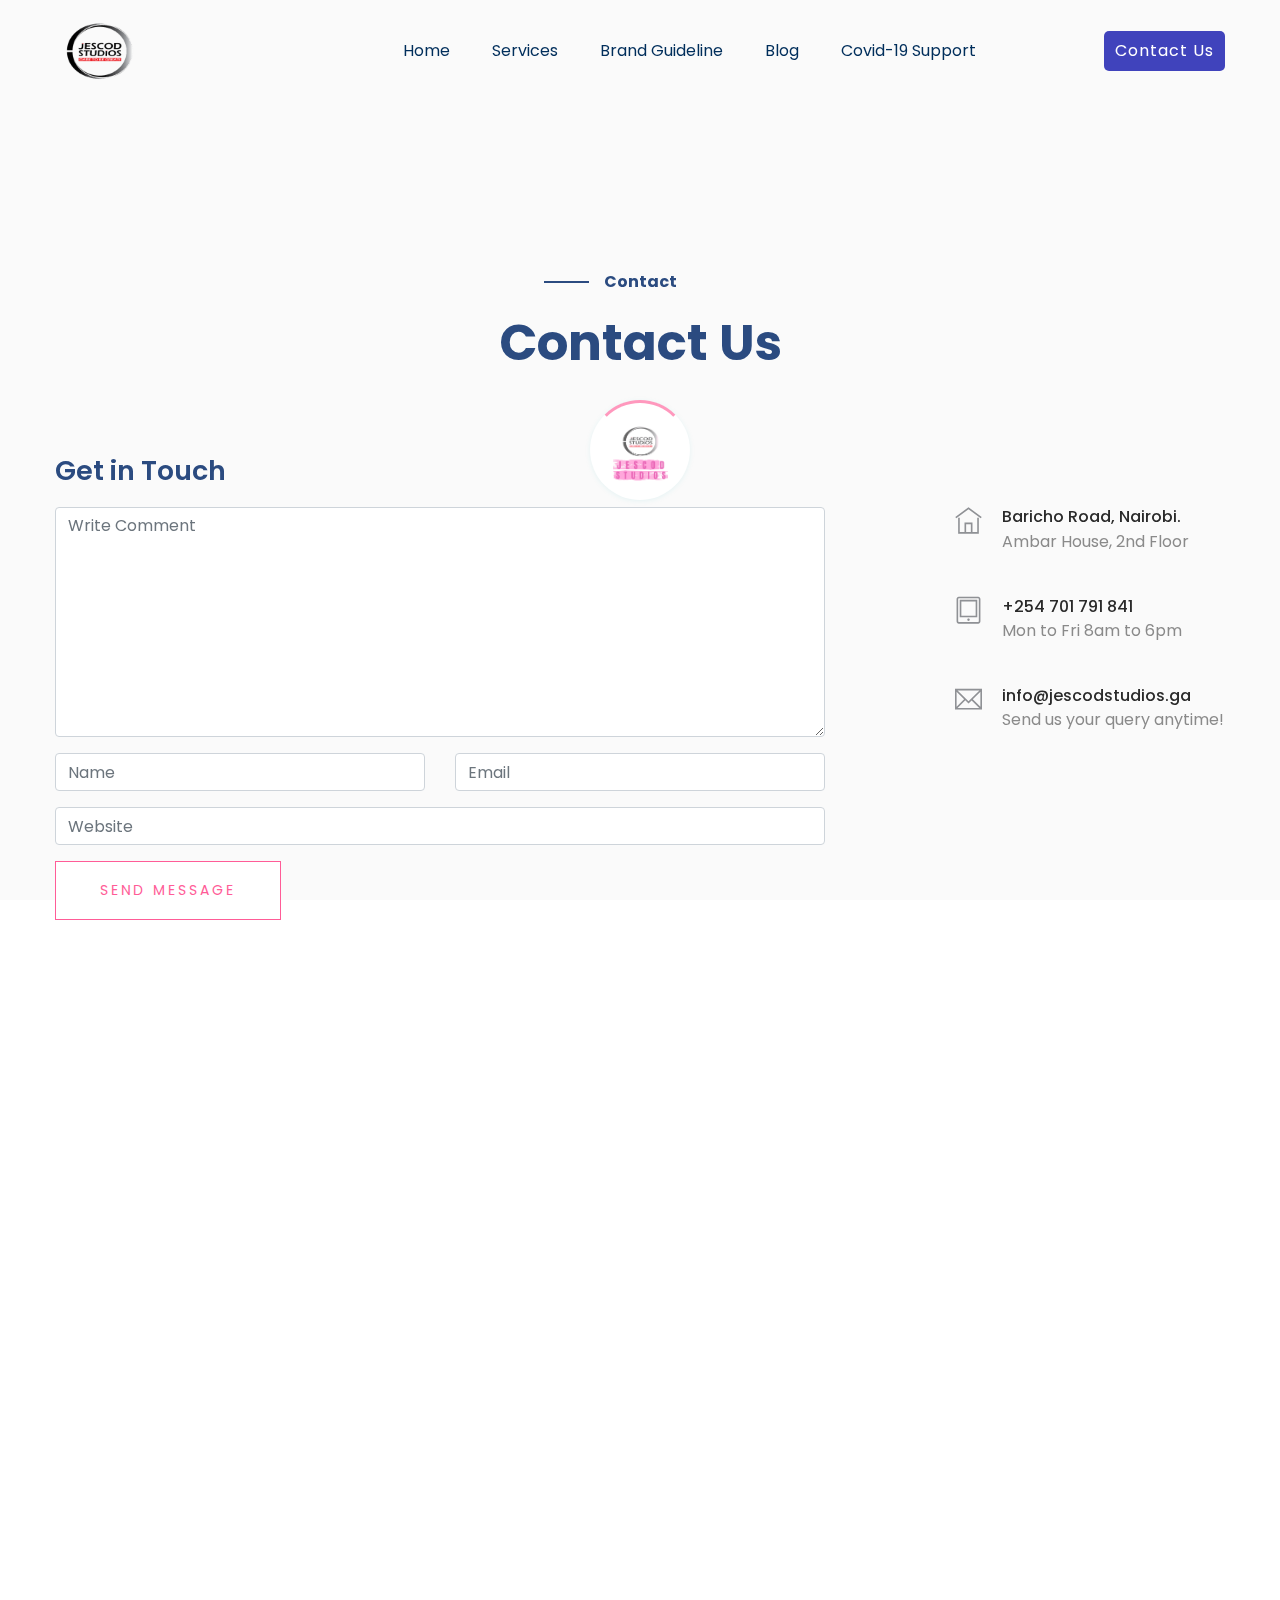
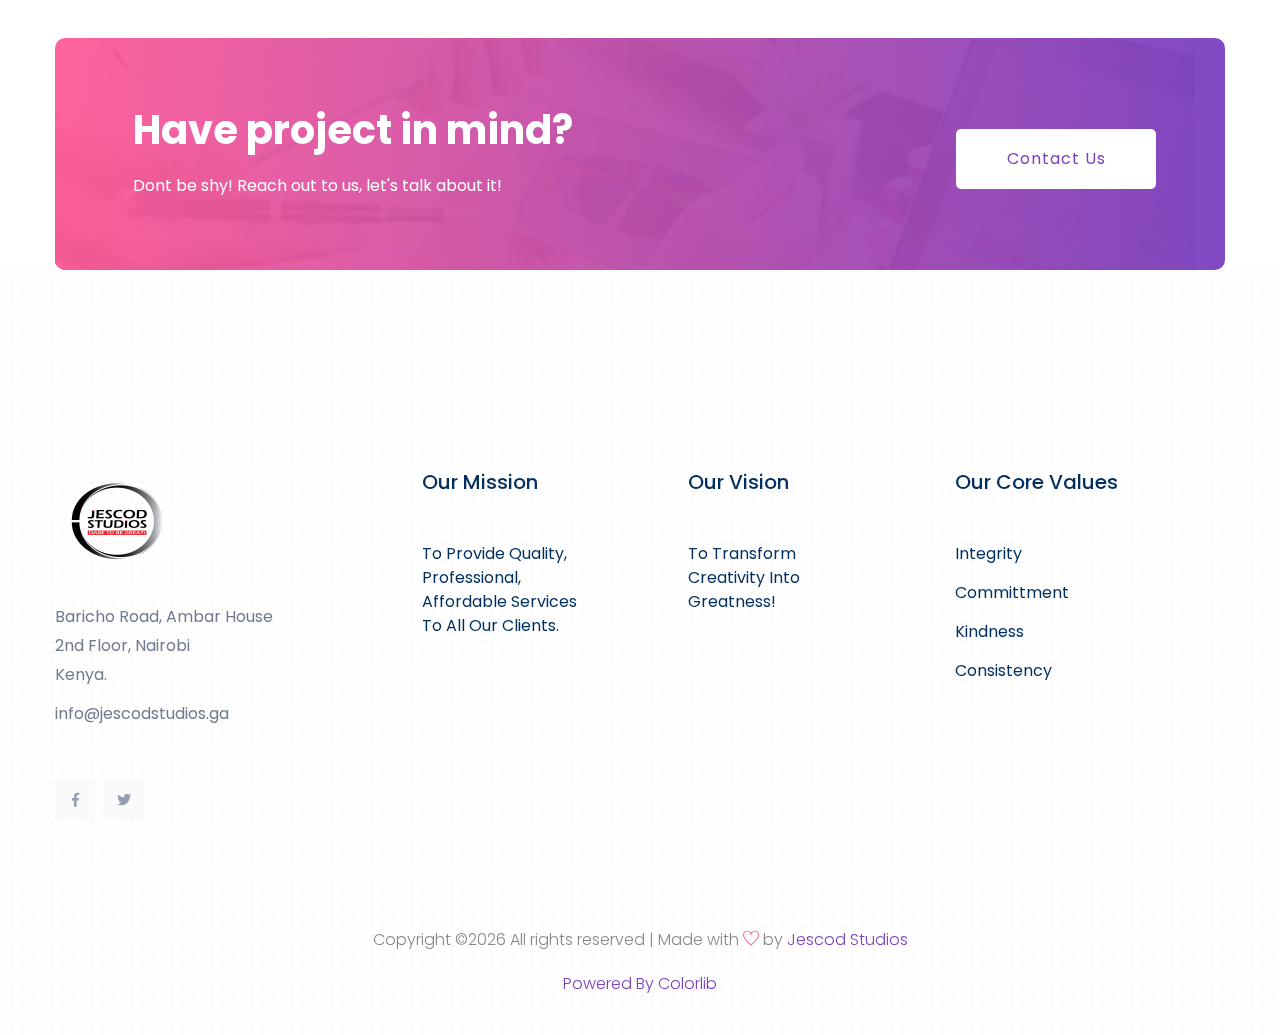
<file: contact.html>
<!doctype html>
<html class="no-js" lang="zxx">
    <head>


        <meta charset="utf-8">
        <meta http-equiv="x-ua-compatible" content="ie=edge">
        <title>Jescod Studios-Contact</title>
        <meta name="description" content="">
        <meta name="viewport" content="width=device-width, initial-scale=1">
        <meta name="keywords" content="studios in nairobi, studios in kenya, jescod studios, photo studios in kenya, photo studios in nairobi, studios in south b, studios in baricho road, photography in kenya, photography in nairobi, photographers, content creators in kenya, content creators in nairobi.">
        <meta name="description" content="Specialists in professional photography, video production, graphics designs, web development, all video editing services and professional voice overs.">

  <!--      <link rel="manifest" href="site.webmanifest">
		<link rel="shortcut icon" type="image/x-icon" href="assets/img/favicon.ico"> -->

		<!-- CSS here -->
            <link rel="stylesheet" href="assets/css/bootstrap.min.css">
            <link rel="stylesheet" href="assets/css/owl.carousel.min.css">
            <link rel="stylesheet" href="assets/css/flaticon.css">
            <link rel="stylesheet" href="assets/css/slicknav.css">
            <link rel="stylesheet" href="assets/css/animate.min.css">
            <link rel="stylesheet" href="assets/css/magnific-popup.css">
            <link rel="stylesheet" href="assets/css/fontawesome-all.min.css">
            <link rel="stylesheet" href="assets/css/themify-icons.css">
            <link rel="stylesheet" href="assets/css/slick.css">
            <link rel="stylesheet" href="assets/css/nice-select.css">
            <link rel="stylesheet" href="assets/css/style.css">

            <!--Favicon-->
                        <link rel="apple-touch-icon" sizes="180x180" href="assets/img/elements/favicon_io/apple-touch-icon.png">
                        <link rel="icon" type="image/png" sizes="32x32" href="assets/img/elements/favicon_io/favicon-32x32.png">
                        <link rel="icon" type="image/png" sizes="16x16" href="assets/img/elements/favicon_io/favicon-16x16.png">
                        <link rel="manifest" href="assets/img/elements/favicon_io/site.webmanifest">

            <!--End Of Favicon-->

            <!-- Global site tag (gtag.js) - Google Analytics -->
      <script async src="https://www.googletagmanager.com/gtag/js?id=UA-159226225-1"></script>
      <script>
        window.dataLayer = window.dataLayer || [];
        function gtag(){dataLayer.push(arguments);}
        gtag('js', new Date());

        gtag('config', 'UA-159226225-1');
      </script>


   </head>

   <body>

    <!-- Preloader Start -->
    <div id="preloader-active">
        <div class="preloader d-flex align-items-center justify-content-center">
            <div class="preloader-inner position-relative">
                <div class="preloader-circle"></div>
                <div class="preloader-img pere-text">
                    <img src="assets/img/logo/Jescod-Studios-Preloader.png" alt="">
                </div>
            </div>
        </div>
    </div>
    <!-- Preloader Start -->

    <header>
        <!-- Header Start -->
       <div class="header-area header-transparrent ">
            <div class="main-header header-sticky">
                <div class="container">
                    <div class="row align-items-center">
                        <!-- Logo -->
                        <div class="col-xl-2 col-lg-2 col-md-1">
                            <div class="logo">
                                <a href="index"><img src="assets/img/logo/logo.png" alt=""></a>
                            </div>
                        </div>
                        <div class="col-xl-8 col-lg-8 col-md-8">
                            <!-- Main-menu -->
                            <div class="main-menu f-right d-none d-lg-block">
                                <nav>
                                    <ul id="navigation">
                                        <li><a href="index"> Home</a></li>
                                    <!--    <li><a href="about.html">About Us</a></li>  -->
                                        <li><a href="services">Services</a></li>
                                        <li><a href="assets/img/logo/Jescod Brand Guideline Business Presentation.pdf" alt="">Brand Guideline</a></li>

                                        <li><a href="blog">Blog</a>
                                          <!--    <ul class="submenu">
                                                  <li><a href="blog">Blog</a></li>
                                                  <li><a href="single-blog">Blog Details</a></li>
                                              </ul> -->
                                            </li>
                                            <li><a href="https://dashboard.flutterwave.com/donate/5pewjfefvqdl">Covid-19 Support</a></li>

                                <!--    <li><a href="#">Pages</a>
                                            <ul class="submenu">
                                                <li><a href="elements.html">Element</a></li>
                                            </ul>
                                        </li>  -->
                                    </ul>
                                </nav>
                            </div>
                        </div>
                        <div class="col-xl-2 col-lg-2 col-md-3">
                            <div class="header-right-btn f-right d-none d-lg-block">
                                <a href="contact.html" class="btn header-btn">Contact Us</a>
                            </div>
                        </div>
                        <!-- Mobile Menu -->
                        <div class="col-12">
                            <div class="mobile_menu d-block d-lg-none"></div>
                        </div>
                    </div>
                </div>
            </div>
       </div>
        <!-- Header End -->
    </header>

    <!-- Slider Area Start-->
    <div class="services-area">
        <div class="container">
            <!-- Section-tittle -->
            <div class="row d-flex justify-content-center">
                <div class="col-lg-8">
                    <div class="section-tittle text-center mb-80">
                        <span>Contact</span>
                        <h2>Contact Us​</h2>
                    </div>
                </div>
            </div>
        </div>
    </div>
    <!-- Slider Area End-->

    <!-- ================ contact section start ================= -->
    <section class="contact-section">
            <div class="container">
                <div class="row">
                    <div class="col-12">
                        <h2 class="contact-title">Get in Touch</h2>
                    </div>
                    <div class="col-lg-8">
                      <form action="success" method="POST" data-netlify-recaptcha="true"  data-netlify="true" >
                         <div class="row">
                            <div class="col-12">
                               <div class="form-group">
                                  <textarea class="form-control w-100" cols="30" rows="9"
                                     placeholder="Write Comment" name="comment"></textarea>
                               </div>
                            </div>
                            <div class="col-sm-6">
                               <div class="form-group">
                                  <input class="form-control" type="text" placeholder="Name"  name="name" >
                               </div>
                            </div>
                            <div class="col-sm-6">
                               <div class="form-group">
                                  <input class="form-control" type="email" placeholder="Email" name="email">
                               </div>
                            </div>
                            <div class="col-12">
                               <div class="form-group">
                                  <input class="form-control" type="text" placeholder="Website" name="website">
                               </div>
                            </div>
                         </div>
                         <div data-netlify-recaptcha="true"></div>
                         <div class="form-group">
                            <button type="submit" class="button button-contactForm btn_1 boxed-btn">Send Message</button>
                         </div>
                      </form>
                    </div>
                    <div class="col-lg-3 offset-lg-1">
                        <div class="media contact-info">
                            <span class="contact-info__icon"><i class="ti-home"></i></span>
                            <div class="media-body">
                                <h3>Baricho Road, Nairobi.</h3>
                                <p>Ambar House, 2nd Floor</p>
                            </div>
                        </div>
                        <div class="media contact-info">
                            <span class="contact-info__icon"><i class="ti-tablet"></i></span>
                            <div class="media-body">
                                <h3>+254 701 791 841</h3>
                                <p>Mon to Fri 8am to 6pm</p>
                            </div>
                        </div>
                        <div class="media contact-info">
                            <span class="contact-info__icon"><i class="ti-email"></i></span>
                            <div class="media-body">
                                <h3>info@jescodstudios.ga</h3>
                                <p>Send us your query anytime!</p>
                            </div>
                        </div>

                    </div>
                </div>
                <div class="d-none d-sm-block mb-5 pb-4">
                    <div id="map" style="height: 480px; position: relative; overflow: hidden;"><iframe src="https://www.google.com/maps/embed?pb=!1m18!1m12!1m3!1d3988.7886217850873!2d36.82401931410108!3d-1.3017436360087888!2m3!1f0!2f0!3f0!3m2!1i1024!2i768!4f13.1!3m3!1m2!1s0x182f11277961f2ff%3A0x935620247ad9667c!2sJescod%20Studios!5e0!3m2!1sen!2ske!4v1590916049145!5m2!1sen!2ske" width="600" height="450" frameborder="0" style="border:0;" allowfullscreen="" aria-hidden="false" tabindex="0"></iframe></div>


                </div>
            </div>

        </section>

    <!-- ================ contact section end ================= -->

         <!-- have-project Start-->
         <div class="have-project">
            <div class="container">

                <div class="haveAproject"  data-background="assets/img/team/have.jpg">
                    <div class="row d-flex align-items-center">
                        <div class="col-xl-7 col-lg-9 col-md-12">
                            <div class="wantToWork-caption">
                                <h2>Have project in mind?</h2>
                                <p>Dont be shy! Reach out to us, let's talk about it!</p>
                            </div>
                        </div>
                        <div class="col-xl-5 col-lg-3 col-md-12">
                           <div class="wantToWork-btn f-right">
                                <a href="contact" class="btn btn-ans">Contact Us</a>
                           </div>
                        </div>
                    </div>
                </div>

            </div>
        </div>
        <!-- have-project End -->

    </main>
   <footer>

       <!-- Footer Start-->
      <div class="footer-main" data-background="assets/img/shape/footer_bg.png">
        <div class="footer-area footer-padding">
            <div class="container">
                <div class="row d-flex justify-content-between">
                    <div class="col-lg-3 col-md-4 col-sm-8">
                       <div class="single-footer-caption mb-50">
                         <div class="single-footer-caption mb-30">
                              <!-- logo -->
                             <div class="footer-logo">
                                 <a href="index"><img src="assets/img/logo/logo2_footer.png" alt=""></a>
                             </div>
                             <div class="footer-tittle">
                                 <div class="footer-pera">
                                     <p class="info1">Baricho Road, Ambar House <br>2nd Floor, Nairobi <br>Kenya.</p>
                                     <p class="info2">info@jescodstudios.ga</p>
                                </div>
                             </div>
                             <div class="footer-social">
                                <a href="https://www.facebook.com/jescodstudios" target="_blank"><i class="fab fa-facebook-f"></i></a>
                                <a href="https://twitter.com/jescodstudios" target="_blank"><i class="fab fa-twitter"></i></a>
                            <!--    <a href="#"><i class="fas fa-globe"></i></a>
                                <a href="#"><i class="fab fa-behance"></i></a>  -->
                            </div>
                         </div>
                       </div>
                    </div>
                    <div class="col-lg-2 col-md-4 col-sm-5">
                        <div class="single-footer-caption mb-50">
                          <div class="footer-tittle">
                              <h4>Our Mission</h4>
                              <ul>
                                  <li>To Provide Quality, Professional, Affordable Services To All Our Clients.</li>
                              </ul>
                          </div>
                        </div>
                    </div>
                    <div class="col-lg-2 col-md-4 col-sm-7">
                        <div class="single-footer-caption mb-50">
                            <div class="footer-tittle">
                                <h4>Our Vision</h4>
                                <ul>
                                    <li>To Transform Creativity
                                    Into Greatness!</li>
                                </ul>
                            </div>
                        </div>
                    </div>
                    <div class="col-lg-3 col-md-4 col-sm-5">
                        <div class="single-footer-caption mb-50">
                            <div class="footer-tittle">
                                <h4>Our Core Values</h4>
                                <ul>
                                  <li>Integrity</li>
                                  <li>Committment</li>
                                  <li>Kindness</li>
                                 <li>Consistency</li>

                             </ul>
                            </div>
                        </div>
                    </div>
                </div>
            </div>
        </div>
        <!-- footer-bottom aera -->
        <div class="footer-bottom-area footer-bg">
            <div class="container">
                <div class="footer-border">
                     <div class="row d-flex align-items-center">
                         <div class="col-xl-12 ">
                             <div class="footer-copy-right text-center">
                                 <p><!-- Link back to Colorlib can't be removed. Template is licensed under CC BY 3.0. -->
   Copyright &copy;<script>document.write(new Date().getFullYear());</script> All rights reserved | Made with <i class="ti-heart" aria-hidden="true"></i> by <a href="https://www.jessekonditi.tk" target="_blank">Jescod Studios</a><p><a href="https://colorlib.com" target="_blank">Powered By Colorlib</a></p>
   <p></p>
   <!-- Link back to Colorlib can't be removed. Template is licensed under CC BY 3.0. --></p>
                             </div>
                         </div>
                     </div>
                </div>
            </div>
        </div>
      </div>
       <!-- Footer End-->

   </footer>

   <!-- JS here -->

    <!-- All JS Custom Plugins Link Here here -->
        <script src="./assets/js/vendor/modernizr-3.5.0.min.js"></script>
    <!-- Jquery, Popper, Bootstrap -->
    <script src="./assets/js/vendor/jquery-1.12.4.min.js"></script>
        <script src="./assets/js/popper.min.js"></script>
        <script src="./assets/js/bootstrap.min.js"></script>
      <!-- Jquery Mobile Menu -->
        <script src="./assets/js/jquery.slicknav.min.js"></script>

    <!-- Jquery Slick , Owl-Carousel Plugins -->
        <script src="./assets/js/owl.carousel.min.js"></script>
        <script src="./assets/js/slick.min.js"></script>
        <!-- Date Picker -->
        <script src="./assets/js/gijgo.min.js"></script>
    <!-- One Page, Animated-HeadLin -->
        <script src="./assets/js/wow.min.js"></script>
    <script src="./assets/js/animated.headline.js"></script>
        <script src="./assets/js/jquery.magnific-popup.js"></script>

    <!-- Scrollup, nice-select, sticky -->
        <script src="./assets/js/jquery.scrollUp.min.js"></script>
        <script src="./assets/js/jquery.nice-select.min.js"></script>
    <script src="./assets/js/jquery.sticky.js"></script>

        <!-- contact js -->
        <script src="./assets/js/contact.js"></script>
        <script src="./assets/js/jquery.form.js"></script>
        <script src="./assets/js/jquery.validate.min.js"></script>
        <script src="./assets/js/mail-script.js"></script>
        <script src="./assets/js/jquery.ajaxchimp.min.js"></script>

    <!-- Jquery Plugins, main Jquery -->
        <script src="./assets/js/plugins.js"></script>
        <script src="./assets/js/main.js"></script>

    </body>
   </html>
</file>
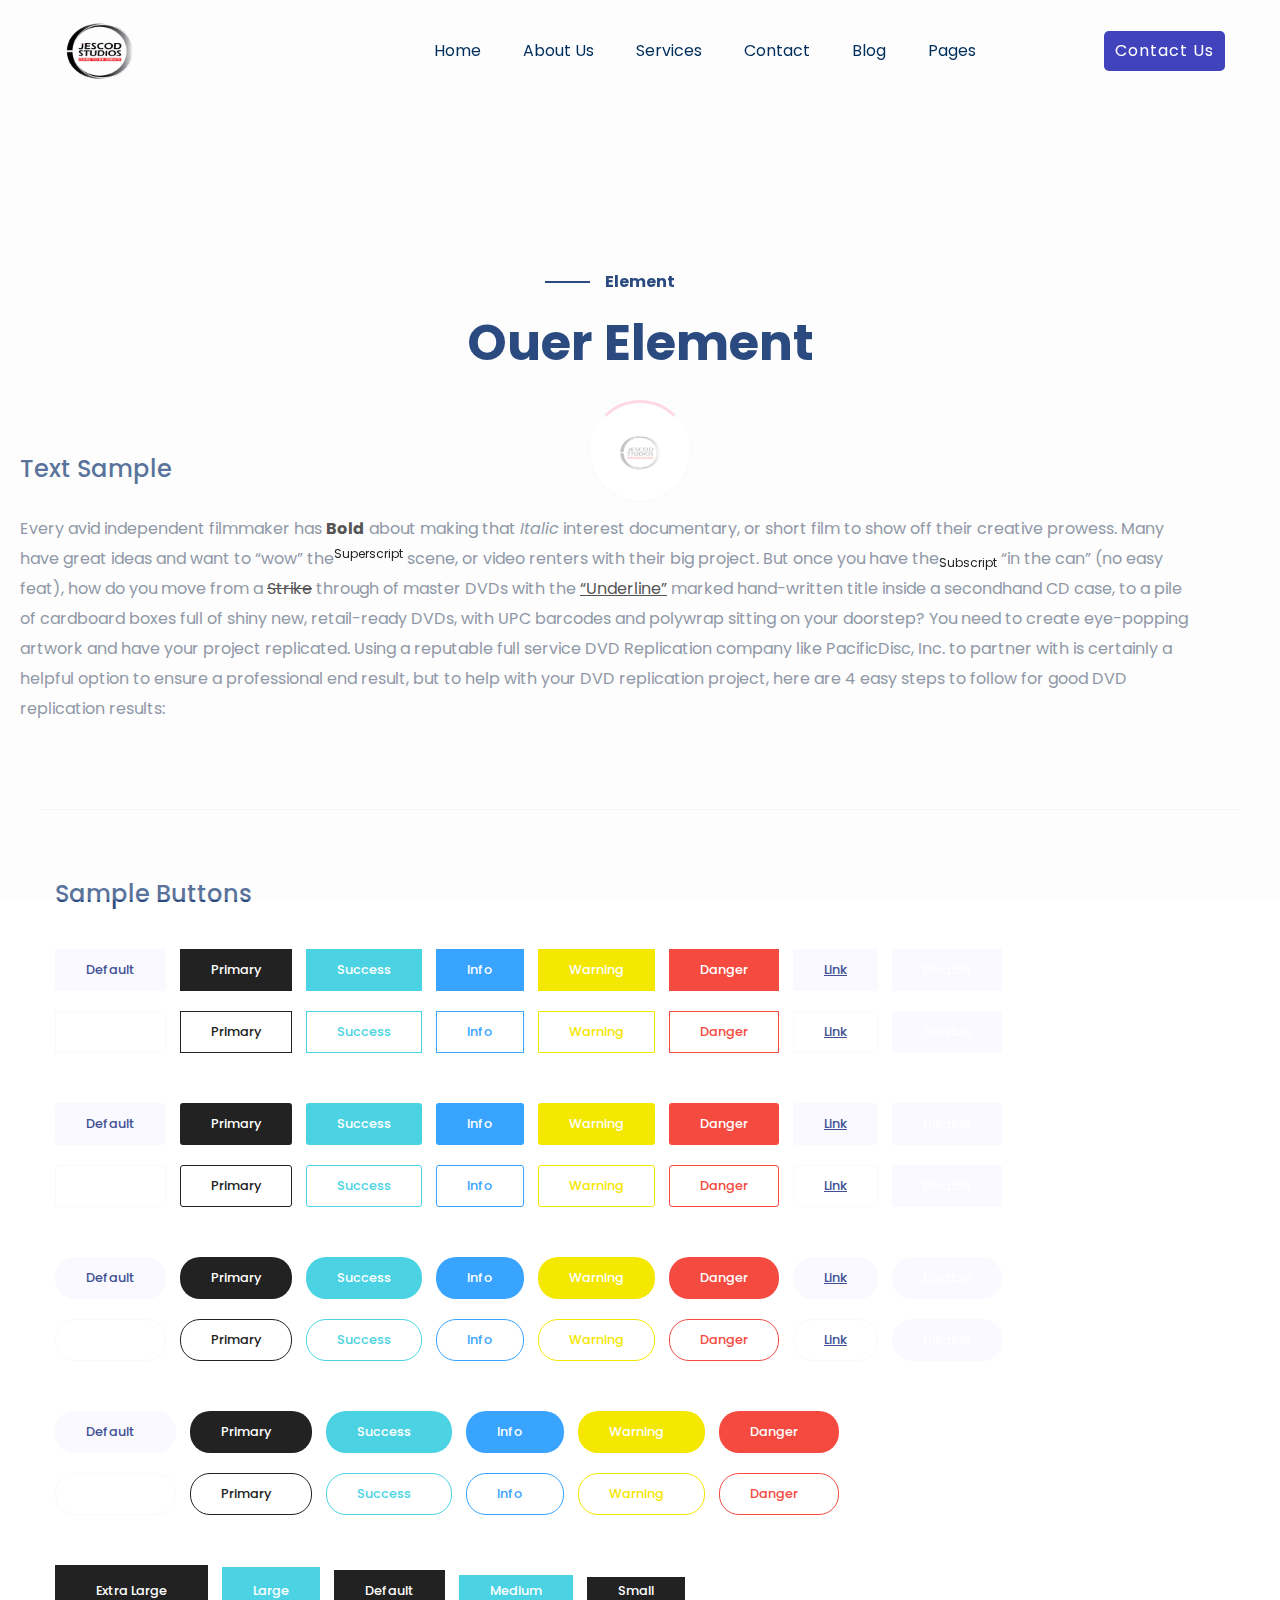
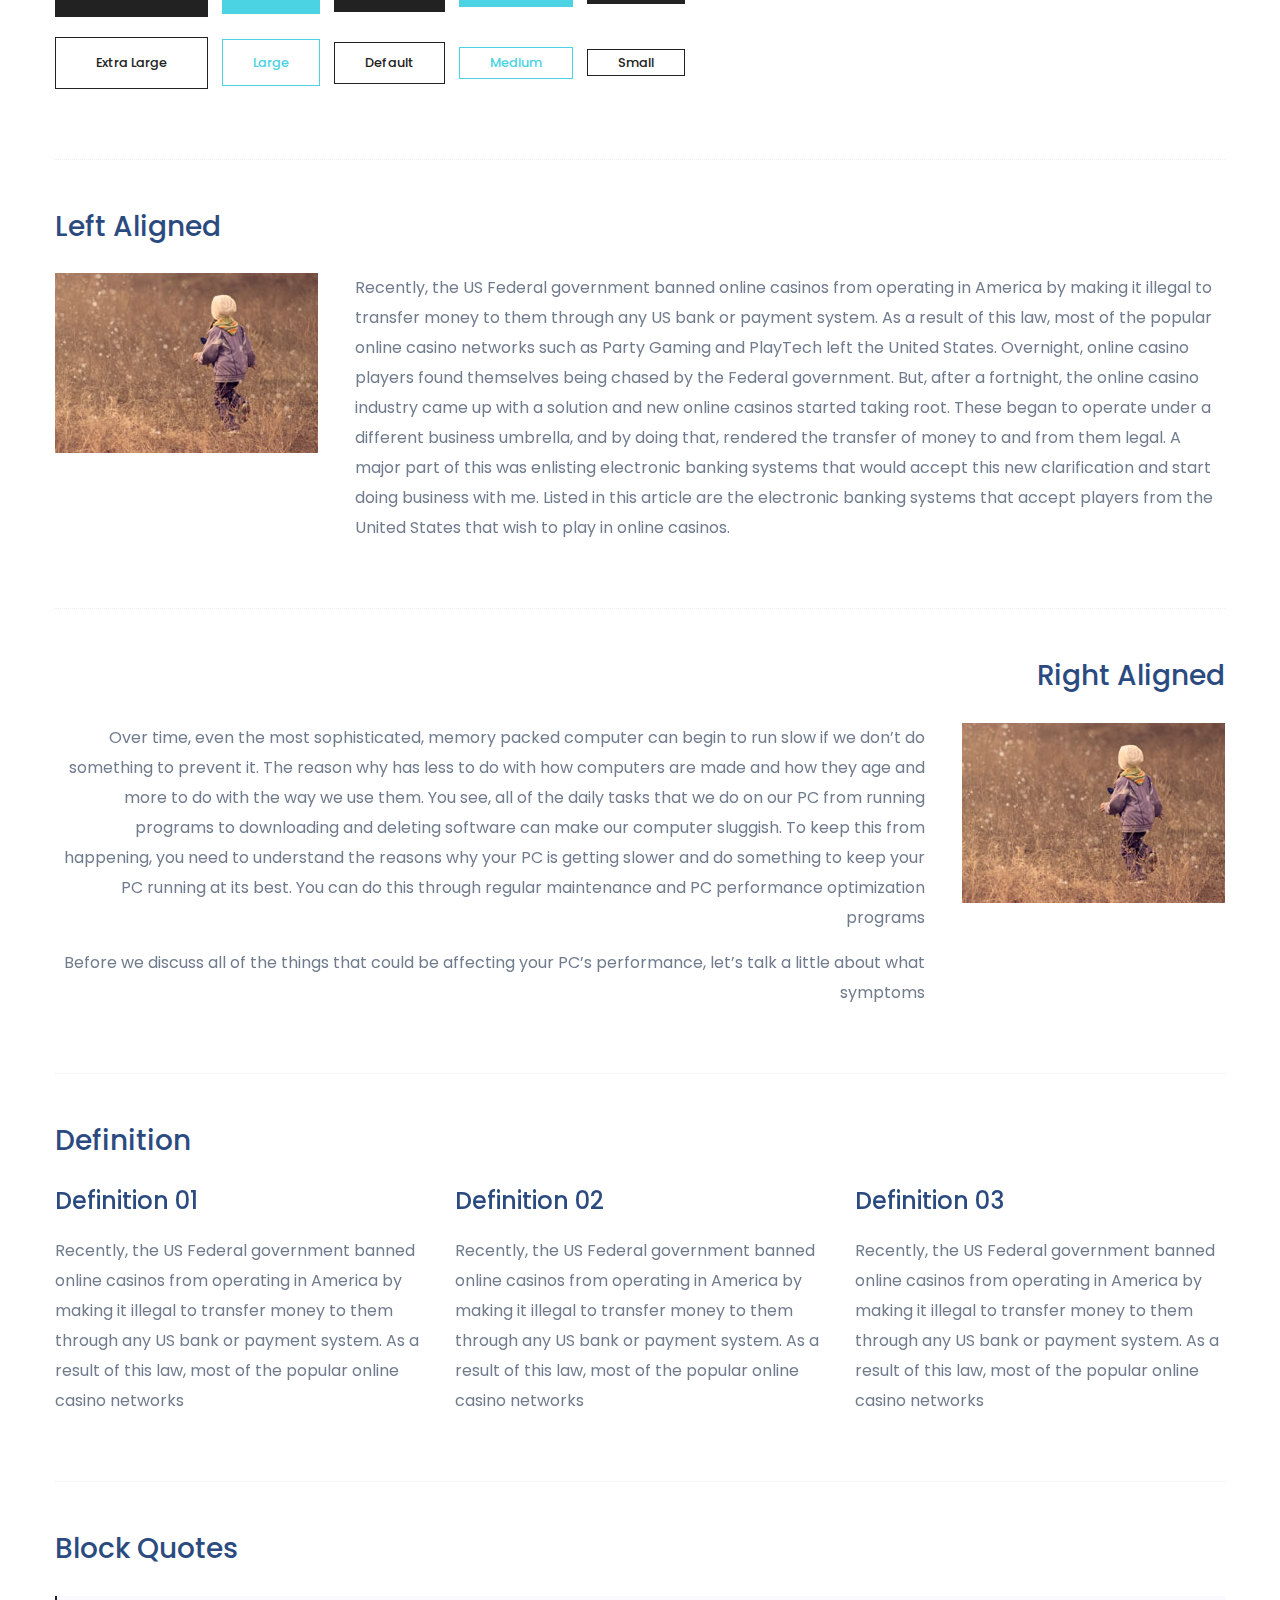
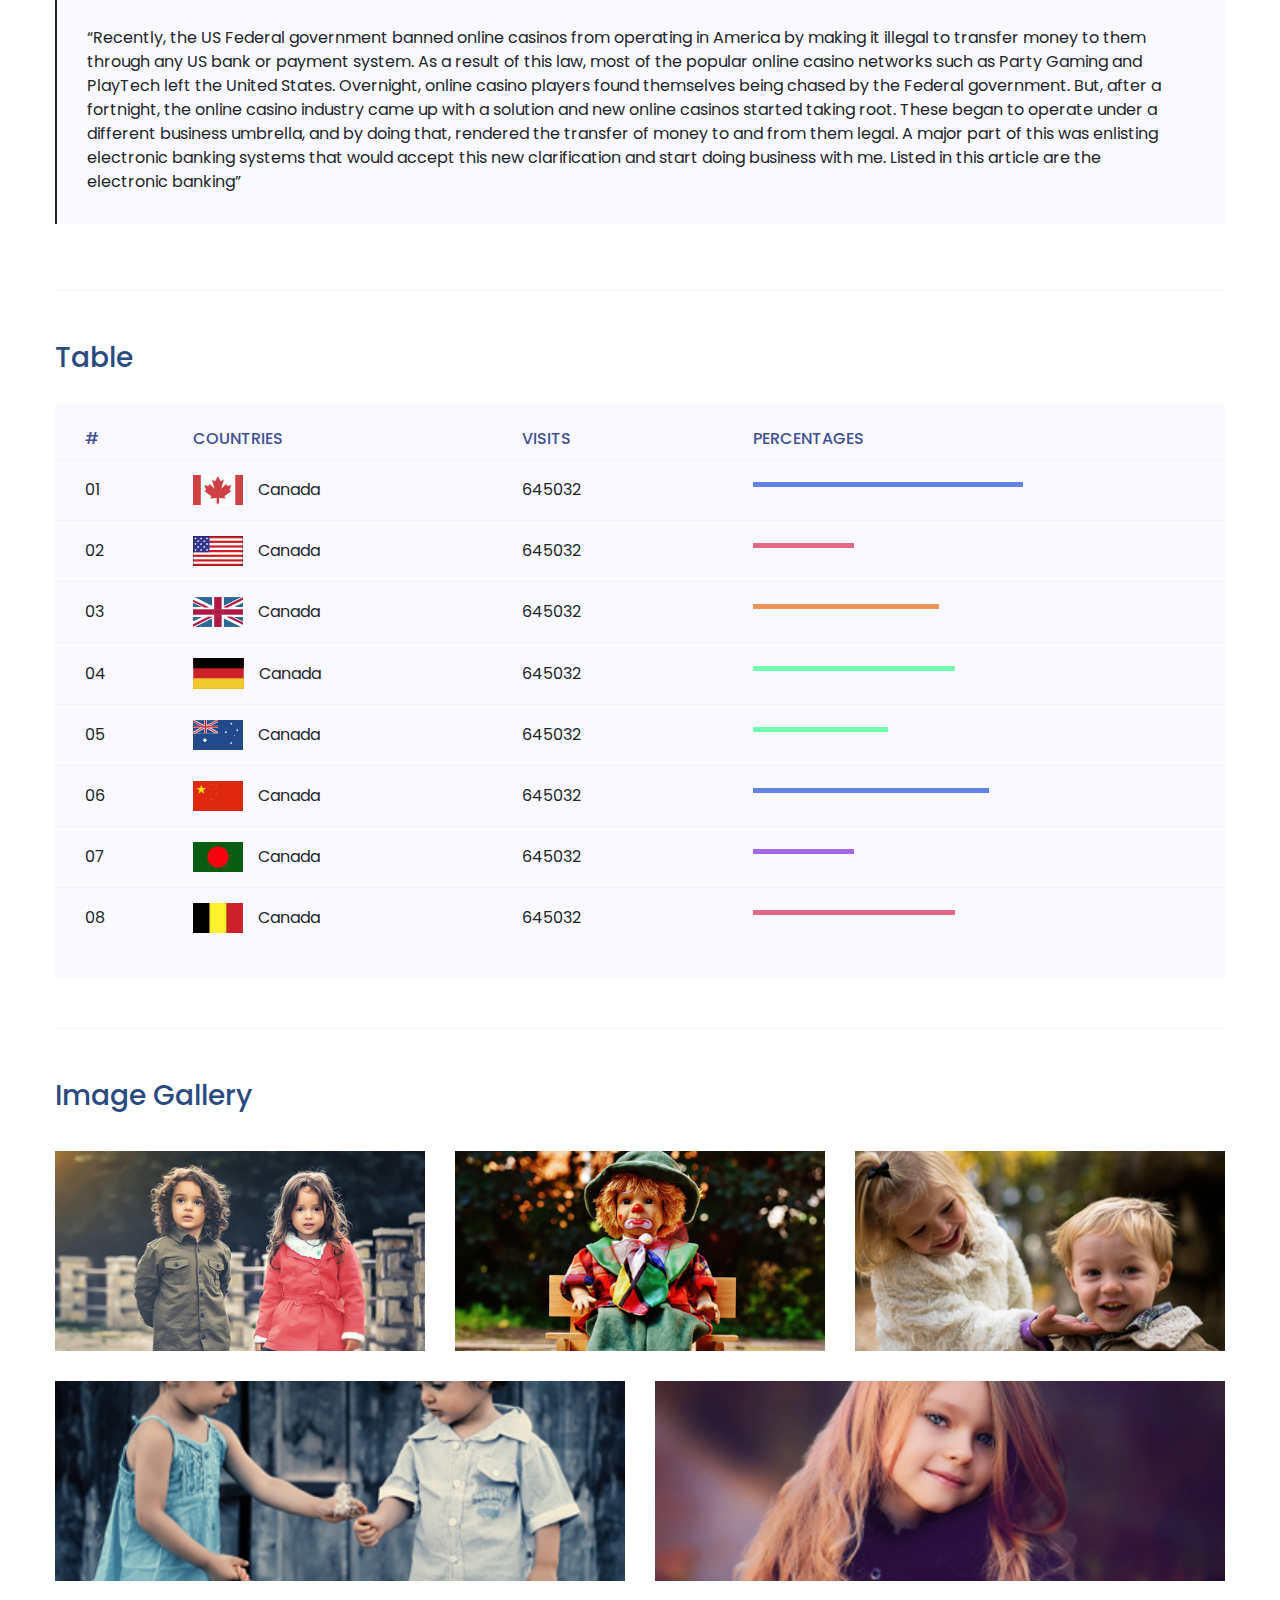
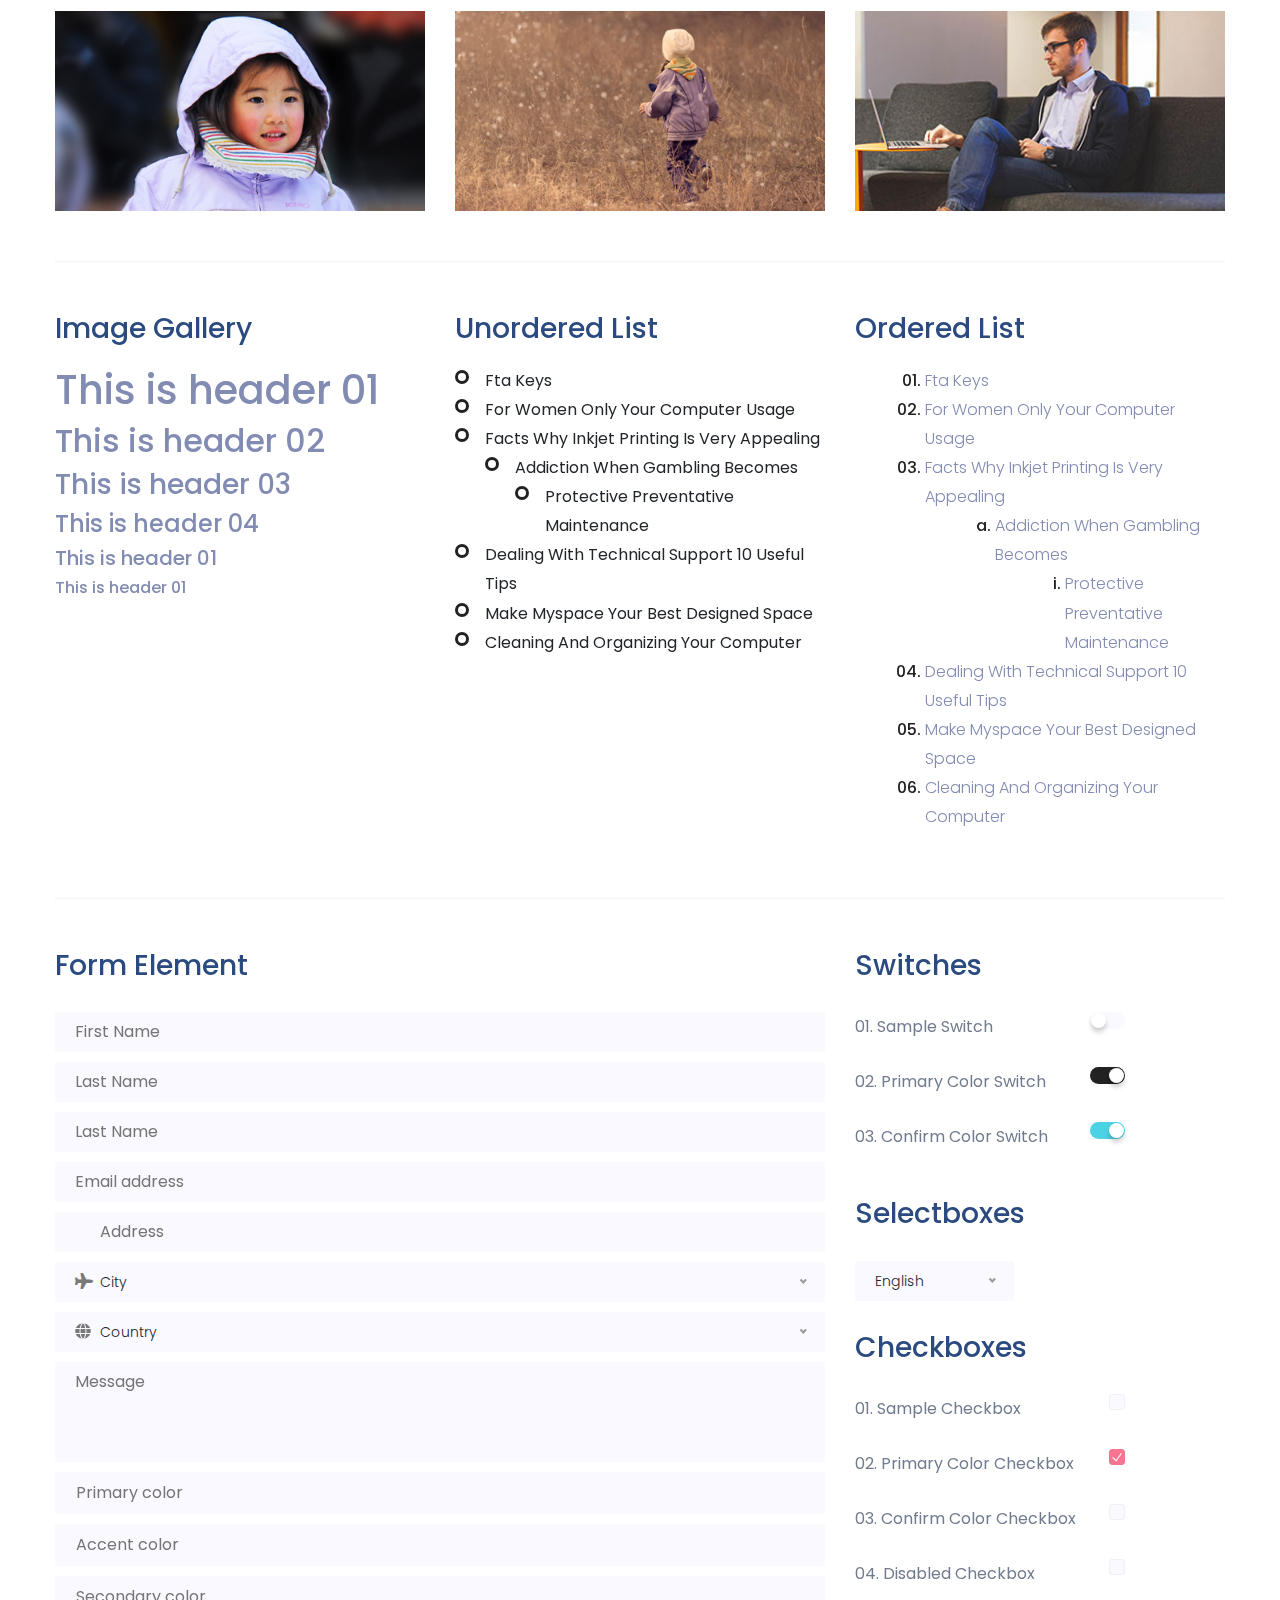
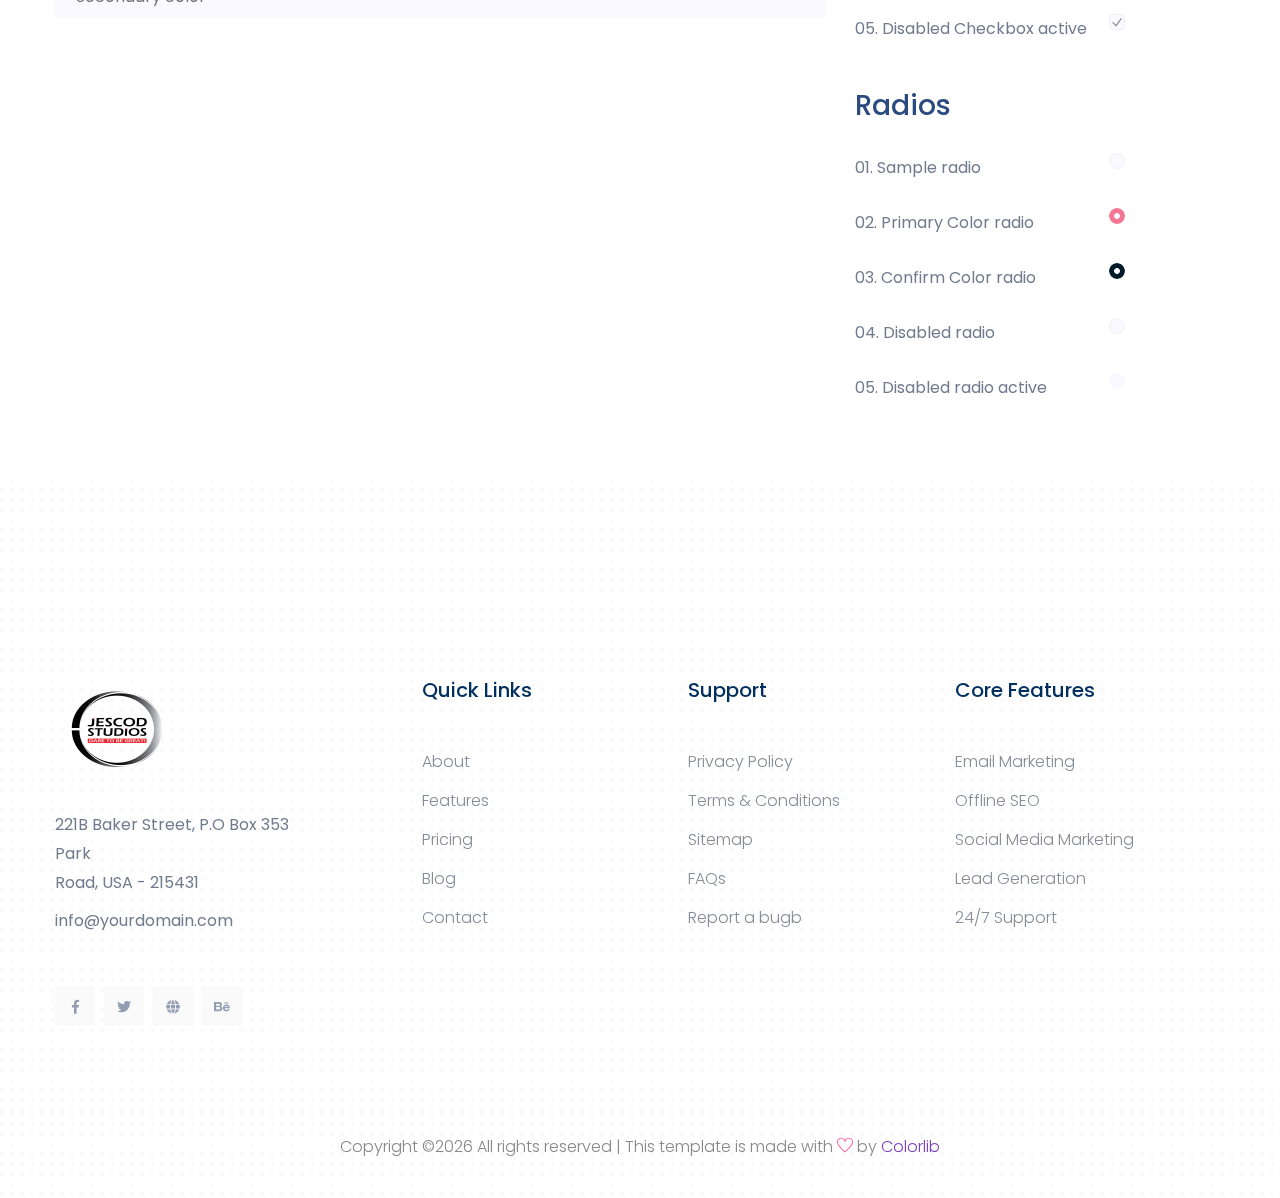
<file: elements.html>
<!doctype html>
<html class="no-js" lang="zxx">

<head>
	<meta charset="utf-8">
	<meta http-equiv="x-ua-compatible" content="ie=edge">
	<title>SEO HTML-5 Template </title>
	<meta name="description" content="">
	<meta name="viewport" content="width=device-width, initial-scale=1">

	<!-- <link rel="manifest" href="site.webmanifest"> -->
	<link rel="shortcut icon" type="image/x-icon" href="assets/img/favicon.ico">
	<!-- Place favicon.ico in the root directory -->

	
 <!-- CSS here -->
   <link rel="stylesheet" href="assets/css/bootstrap.min.css">
   <link rel="stylesheet" href="assets/css/owl.carousel.min.css">
   <link rel="stylesheet" href="assets/css/slicknav.css">
   <link rel="stylesheet" href="assets/css/animate.min.css">
   <link rel="stylesheet" href="assets/css/magnific-popup.css">
   <link rel="stylesheet" href="assets/css/fontawesome-all.min.css">
   <link rel="stylesheet" href="assets/css/themify-icons.css">
   <link rel="stylesheet" href="assets/css/slick.css">
   <link rel="stylesheet" href="assets/css/nice-select.css">
   <link rel="stylesheet" href="assets/css/style.css">
   <link rel="stylesheet" href="assets/css/responsive.css">
</head>

<body>
	
    <!-- Preloader Start -->
    <div id="preloader-active">
        <div class="preloader d-flex align-items-center justify-content-center">
            <div class="preloader-inner position-relative">
                <div class="preloader-circle"></div>
                <div class="preloader-img pere-text">
                    <img src="assets/img/logo/logo.png" alt="">
                </div>
            </div>
        </div>
    </div>
    <!-- Preloader Start -->
	
    <header>
        <!-- Header Start -->
       <div class="header-area header-transparrent ">
            <div class="main-header header-sticky">
                <div class="container">
                    <div class="row align-items-center">
                        <!-- Logo -->
                        <div class="col-xl-2 col-lg-2 col-md-1">
                            <div class="logo">
                                <a href="index.html"><img src="assets/img/logo/logo.png" alt=""></a>
                            </div>
                        </div>
                        <div class="col-xl-8 col-lg-8 col-md-8">
                            <!-- Main-menu -->
                            <div class="main-menu f-right d-none d-lg-block">
                                <nav> 
                                    <ul id="navigation">    
                                        <li><a href="index.html"> Home</a></li>
                                        <li><a href="about.html">About Us</a></li>
                                        <li><a href="services.html">Services</a></li>
                                        <li><a href="contact.html">Contact</a></li>
                                        <li><a href="blog.html">Blog</a>
                                            <ul class="submenu">
                                                <li><a href="blog.html">Blog</a></li>
                                                <li><a href="single-blog.html">Blog Details</a></li>
                                            </ul>
                                        </li>
                                        <li><a href="#">Pages</a>
                                            <ul class="submenu">
                                                <li><a href="elements.html">Element</a></li>
                                            </ul>
                                        </li>
                                    </ul>
                                </nav>
                            </div>
                        </div>             
                        <div class="col-xl-2 col-lg-2 col-md-3">
                            <div class="header-right-btn f-right d-none d-lg-block">
                                <a href="#" class="btn header-btn">Contact Us</a>
                            </div>
                        </div>
                        <!-- Mobile Menu -->
                        <div class="col-12">
                            <div class="mobile_menu d-block d-lg-none"></div>
                        </div>
                    </div>
                </div>
            </div>
       </div>
        <!-- Header End -->
	</header>
	
	<!-- Slider Area Start-->
	<div class="services-area">
		<div class="container">
			<!-- Section-tittle -->
			<div class="row d-flex justify-content-center">
				<div class="col-lg-8">
					<div class="section-tittle text-center mb-80">
						<span>Element</span>
						<h2>Ouer Element​</h2>
					</div>
				</div>
			</div>
		</div>
	</div>
	<!-- Slider Area End-->

	<!-- Start Sample Area -->
	<section class="sample-text-area">
		<div class="container box_1170">
			<h3 class="text-heading">Text Sample</h3>
			<p class="sample-text">
				Every avid independent filmmaker has <b>Bold</b> about making that <i>Italic</i> interest documentary,
				or short
				film to show off their creative prowess. Many have great ideas and want to “wow”
				the<sup>Superscript</sup> scene,
				or video renters with their big project. But once you have the<sub>Subscript</sub> “in the can” (no easy
				feat), how
				do you move from a <del>Strike</del> through of master DVDs with the <u>“Underline”</u> marked
				hand-written title
				inside a secondhand CD case, to a pile of cardboard boxes full of shiny new, retail-ready DVDs, with UPC
				barcodes
				and polywrap sitting on your doorstep? You need to create eye-popping artwork and have your project
				replicated.
				Using a reputable full service DVD Replication company like PacificDisc, Inc. to partner with is
				certainly a
				helpful option to ensure a professional end result, but to help with your DVD replication project, here
				are 4 easy
				steps to follow for good DVD replication results:

			</p>
		</div>
	</section>
	<!-- End Sample Area -->

	<!-- Start Button -->
	<section class="button-area">
		<div class="container box_1170 border-top-generic">
			<h3 class="text-heading">Sample Buttons</h3>
			<div class="button-group-area">
				<a href="#" class="genric-btn default">Default</a>
				<a href="#" class="genric-btn primary">Primary</a>
				<a href="#" class="genric-btn success">Success</a>
				<a href="#" class="genric-btn info">Info</a>
				<a href="#" class="genric-btn warning">Warning</a>
				<a href="#" class="genric-btn danger">Danger</a>
				<a href="#" class="genric-btn link">Link</a>
				<a href="#" class="genric-btn disable">Disable</a>
			</div>
			<div class="button-group-area mt-10">
				<a href="#" class="genric-btn default-border">Default</a>
				<a href="#" class="genric-btn primary-border">Primary</a>
				<a href="#" class="genric-btn success-border">Success</a>
				<a href="#" class="genric-btn info-border">Info</a>
				<a href="#" class="genric-btn warning-border">Warning</a>
				<a href="#" class="genric-btn danger-border">Danger</a>
				<a href="#" class="genric-btn link-border">Link</a>
				<a href="#" class="genric-btn disable">Disable</a>
			</div>
			<div class="button-group-area mt-40">
				<a href="#" class="genric-btn default radius">Default</a>
				<a href="#" class="genric-btn primary radius">Primary</a>
				<a href="#" class="genric-btn success radius">Success</a>
				<a href="#" class="genric-btn info radius">Info</a>
				<a href="#" class="genric-btn warning radius">Warning</a>
				<a href="#" class="genric-btn danger radius">Danger</a>
				<a href="#" class="genric-btn link radius">Link</a>
				<a href="#" class="genric-btn disable radius">Disable</a>
			</div>
			<div class="button-group-area mt-10">
				<a href="#" class="genric-btn default-border radius">Default</a>
				<a href="#" class="genric-btn primary-border radius">Primary</a>
				<a href="#" class="genric-btn success-border radius">Success</a>
				<a href="#" class="genric-btn info-border radius">Info</a>
				<a href="#" class="genric-btn warning-border radius">Warning</a>
				<a href="#" class="genric-btn danger-border radius">Danger</a>
				<a href="#" class="genric-btn link-border radius">Link</a>
				<a href="#" class="genric-btn disable radius">Disable</a>
			</div>
			<div class="button-group-area mt-40">
				<a href="#" class="genric-btn default circle">Default</a>
				<a href="#" class="genric-btn primary circle">Primary</a>
				<a href="#" class="genric-btn success circle">Success</a>
				<a href="#" class="genric-btn info circle">Info</a>
				<a href="#" class="genric-btn warning circle">Warning</a>
				<a href="#" class="genric-btn danger circle">Danger</a>
				<a href="#" class="genric-btn link circle">Link</a>
				<a href="#" class="genric-btn disable circle">Disable</a>
			</div>
			<div class="button-group-area mt-10">
				<a href="#" class="genric-btn default-border circle">Default</a>
				<a href="#" class="genric-btn primary-border circle">Primary</a>
				<a href="#" class="genric-btn success-border circle">Success</a>
				<a href="#" class="genric-btn info-border circle">Info</a>
				<a href="#" class="genric-btn warning-border circle">Warning</a>
				<a href="#" class="genric-btn danger-border circle">Danger</a>
				<a href="#" class="genric-btn link-border circle">Link</a>
				<a href="#" class="genric-btn disable circle">Disable</a>
			</div>
			<div class="button-group-area mt-40">
				<a href="#" class="genric-btn default circle arrow">Default<span class="lnr lnr-arrow-right"></span></a>
				<a href="#" class="genric-btn primary circle arrow">Primary<span class="lnr lnr-arrow-right"></span></a>
				<a href="#" class="genric-btn success circle arrow">Success<span class="lnr lnr-arrow-right"></span></a>
				<a href="#" class="genric-btn info circle arrow">Info<span class="lnr lnr-arrow-right"></span></a>
				<a href="#" class="genric-btn warning circle arrow">Warning<span class="lnr lnr-arrow-right"></span></a>
				<a href="#" class="genric-btn danger circle arrow">Danger<span class="lnr lnr-arrow-right"></span></a>
			</div>
			<div class="button-group-area mt-10">
				<a href="#" class="genric-btn default-border circle arrow">Default<span
						class="lnr lnr-arrow-right"></span></a>
				<a href="#" class="genric-btn primary-border circle arrow">Primary<span
						class="lnr lnr-arrow-right"></span></a>
				<a href="#" class="genric-btn success-border circle arrow">Success<span
						class="lnr lnr-arrow-right"></span></a>
				<a href="#" class="genric-btn info-border circle arrow">Info<span
						class="lnr lnr-arrow-right"></span></a>
				<a href="#" class="genric-btn warning-border circle arrow">Warning<span
						class="lnr lnr-arrow-right"></span></a>
				<a href="#" class="genric-btn danger-border circle arrow">Danger<span
						class="lnr lnr-arrow-right"></span></a>
			</div>
			<div class="button-group-area mt-40">
				<a href="#" class="genric-btn primary e-large">Extra Large</a>
				<a href="#" class="genric-btn success large">Large</a>
				<a href="#" class="genric-btn primary">Default</a>
				<a href="#" class="genric-btn success medium">Medium</a>
				<a href="#" class="genric-btn primary small">Small</a>
			</div>
			<div class="button-group-area mt-10">
				<a href="#" class="genric-btn primary-border e-large">Extra Large</a>
				<a href="#" class="genric-btn success-border large">Large</a>
				<a href="#" class="genric-btn primary-border">Default</a>
				<a href="#" class="genric-btn success-border medium">Medium</a>
				<a href="#" class="genric-btn primary-border small">Small</a>
			</div>
		</div>
	</section>
	<!-- End Button -->

	<!-- Start Align Area -->
	<div class="whole-wrap">
		<div class="container box_1170">
			<div class="section-top-border">
				<h3 class="mb-30">Left Aligned</h3>
				<div class="row">
					<div class="col-md-3">
						<img src="assets/img/elements/d.jpg" alt="" class="img-fluid">
					</div>
					<div class="col-md-9 mt-sm-20">
						<p>Recently, the US Federal government banned online casinos from operating in America by making
							it illegal to
							transfer money to them through any US bank or payment system. As a result of this law, most
							of the popular
							online casino networks such as Party Gaming and PlayTech left the United States. Overnight,
							online casino
							players found themselves being chased by the Federal government. But, after a fortnight, the
							online casino
							industry came up with a solution and new online casinos started taking root. These began to
							operate under a
							different business umbrella, and by doing that, rendered the transfer of money to and from
							them legal. A major
							part of this was enlisting electronic banking systems that would accept this new
							clarification and start doing
							business with me. Listed in this article are the electronic banking systems that accept
							players from the United
							States that wish to play in online casinos.</p>
					</div>
				</div>
			</div>
			<div class="section-top-border text-right">
				<h3 class="mb-30">Right Aligned</h3>
				<div class="row">
					<div class="col-md-9">
						<p class="text-right">Over time, even the most sophisticated, memory packed computer can begin
							to run slow if we
							don’t do something to prevent it. The reason why has less to do with how computers are made
							and how they age and
							more to do with the way we use them. You see, all of the daily tasks that we do on our PC
							from running programs
							to downloading and deleting software can make our computer sluggish. To keep this from
							happening, you need to
							understand the reasons why your PC is getting slower and do something to keep your PC
							running at its best. You
							can do this through regular maintenance and PC performance optimization programs</p>
						<p class="text-right">Before we discuss all of the things that could be affecting your PC’s
							performance, let’s
							talk a little about what symptoms</p>
					</div>
					<div class="col-md-3">
						<img src="assets/img/elements/d.jpg" alt="" class="img-fluid">
					</div>
				</div>
			</div>
			<div class="section-top-border">
				<h3 class="mb-30">Definition</h3>
				<div class="row">
					<div class="col-md-4">
						<div class="single-defination">
							<h4 class="mb-20">Definition 01</h4>
							<p>Recently, the US Federal government banned online casinos from operating in America by
								making it illegal to
								transfer money to them through any US bank or payment system. As a result of this law,
								most of the popular
								online casino networks</p>
						</div>
					</div>
					<div class="col-md-4">
						<div class="single-defination">
							<h4 class="mb-20">Definition 02</h4>
							<p>Recently, the US Federal government banned online casinos from operating in America by
								making it illegal to
								transfer money to them through any US bank or payment system. As a result of this law,
								most of the popular
								online casino networks</p>
						</div>
					</div>
					<div class="col-md-4">
						<div class="single-defination">
							<h4 class="mb-20">Definition 03</h4>
							<p>Recently, the US Federal government banned online casinos from operating in America by
								making it illegal to
								transfer money to them through any US bank or payment system. As a result of this law,
								most of the popular
								online casino networks</p>
						</div>
					</div>
				</div>
			</div>
			<div class="section-top-border">
				<h3 class="mb-30">Block Quotes</h3>
				<div class="row">
					<div class="col-lg-12">
						<blockquote class="generic-blockquote">
							“Recently, the US Federal government banned online casinos from operating in America by
							making it illegal to
							transfer money to them through any US bank or payment system. As a result of this law, most
							of the popular
							online casino networks such as Party Gaming and PlayTech left the United States. Overnight,
							online casino
							players found themselves being chased by the Federal government. But, after a fortnight, the
							online casino
							industry came up with a solution and new online casinos started taking root. These began to
							operate under a
							different business umbrella, and by doing that, rendered the transfer of money to and from
							them legal. A major
							part of this was enlisting electronic banking systems that would accept this new
							clarification and start doing
							business with me. Listed in this article are the electronic banking”
						</blockquote>
					</div>
				</div>
			</div>
			<div class="section-top-border">
				<h3 class="mb-30">Table</h3>
				<div class="progress-table-wrap">
					<div class="progress-table">
						<div class="table-head">
							<div class="serial">#</div>
							<div class="country">Countries</div>
							<div class="visit">Visits</div>
							<div class="percentage">Percentages</div>
						</div>
						<div class="table-row">
							<div class="serial">01</div>
							<div class="country"> <img src="assets/img/elements/f1.jpg" alt="flag">Canada</div>
							<div class="visit">645032</div>
							<div class="percentage">
								<div class="progress">
									<div class="progress-bar color-1" role="progressbar" style="width: 80%"
										aria-valuenow="80" aria-valuemin="0" aria-valuemax="100"></div>
								</div>
							</div>
						</div>
						<div class="table-row">
							<div class="serial">02</div>
							<div class="country"> <img src="assets/img/elements/f2.jpg" alt="flag">Canada</div>
							<div class="visit">645032</div>
							<div class="percentage">
								<div class="progress">
									<div class="progress-bar color-2" role="progressbar" style="width: 30%"
										aria-valuenow="30" aria-valuemin="0" aria-valuemax="100"></div>
								</div>
							</div>
						</div>
						<div class="table-row">
							<div class="serial">03</div>
							<div class="country"> <img src="assets/img/elements/f3.jpg" alt="flag">Canada</div>
							<div class="visit">645032</div>
							<div class="percentage">
								<div class="progress">
									<div class="progress-bar color-3" role="progressbar" style="width: 55%"
										aria-valuenow="55" aria-valuemin="0" aria-valuemax="100"></div>
								</div>
							</div>
						</div>
						<div class="table-row">
							<div class="serial">04</div>
							<div class="country"> <img src="assets/img/elements/f4.jpg" alt="flag">Canada</div>
							<div class="visit">645032</div>
							<div class="percentage">
								<div class="progress">
									<div class="progress-bar color-4" role="progressbar" style="width: 60%"
										aria-valuenow="60" aria-valuemin="0" aria-valuemax="100"></div>
								</div>
							</div>
						</div>
						<div class="table-row">
							<div class="serial">05</div>
							<div class="country"> <img src="assets/img/elements/f5.jpg" alt="flag">Canada</div>
							<div class="visit">645032</div>
							<div class="percentage">
								<div class="progress">
									<div class="progress-bar color-5" role="progressbar" style="width: 40%"
										aria-valuenow="40" aria-valuemin="0" aria-valuemax="100"></div>
								</div>
							</div>
						</div>
						<div class="table-row">
							<div class="serial">06</div>
							<div class="country"> <img src="assets/img/elements/f6.jpg" alt="flag">Canada</div>
							<div class="visit">645032</div>
							<div class="percentage">
								<div class="progress">
									<div class="progress-bar color-6" role="progressbar" style="width: 70%"
										aria-valuenow="70" aria-valuemin="0" aria-valuemax="100"></div>
								</div>
							</div>
						</div>
						<div class="table-row">
							<div class="serial">07</div>
							<div class="country"> <img src="assets/img/elements/f7.jpg" alt="flag">Canada</div>
							<div class="visit">645032</div>
							<div class="percentage">
								<div class="progress">
									<div class="progress-bar color-7" role="progressbar" style="width: 30%"
										aria-valuenow="30" aria-valuemin="0" aria-valuemax="100"></div>
								</div>
							</div>
						</div>
						<div class="table-row">
							<div class="serial">08</div>
							<div class="country"> <img src="assets/img/elements/f8.jpg" alt="flag">Canada</div>
							<div class="visit">645032</div>
							<div class="percentage">
								<div class="progress">
									<div class="progress-bar color-8" role="progressbar" style="width: 60%"
										aria-valuenow="60" aria-valuemin="0" aria-valuemax="100"></div>
								</div>
							</div>
						</div>
					</div>
				</div>
			</div>
			<div class="section-top-border">
				<h3>Image Gallery</h3>
				<div class="row gallery-item">
					<div class="col-md-4">
						<a href="assets/img/elements/g1.jpg" class="img-pop-up">
							<div class="single-gallery-image" style="background: url(assets/img/elements/g1.jpg);"></div>
						</a>
					</div>
					<div class="col-md-4">
						<a href="assets/img/elements/g2.jpg" class="img-pop-up">
							<div class="single-gallery-image" style="background: url(assets/img/elements/g2.jpg);"></div>
						</a>
					</div>
					<div class="col-md-4">
						<a href="assets/img/elements/g3.jpg" class="img-pop-up">
							<div class="single-gallery-image" style="background: url(assets/img/elements/g3.jpg);"></div>
						</a>
					</div>
					<div class="col-md-6">
						<a href="assets/img/elements/g4.jpg" class="img-pop-up">
							<div class="single-gallery-image" style="background: url(assets/img/elements/g4.jpg);"></div>
						</a>
					</div>
					<div class="col-md-6">
						<a href="assets/img/elements/g5.jpg" class="img-pop-up">
							<div class="single-gallery-image" style="background: url(assets/img/elements/g5.jpg);"></div>
						</a>
					</div>
					<div class="col-md-4">
						<a href="assets/img/elements/g6.jpg" class="img-pop-up">
							<div class="single-gallery-image" style="background: url(assets/img/elements/g6.jpg);"></div>
						</a>
					</div>
					<div class="col-md-4">
						<a href="assets/img/elements/g7.jpg" class="img-pop-up">
							<div class="single-gallery-image" style="background: url(assets/img/elements/g7.jpg);"></div>
						</a>
					</div>
					<div class="col-md-4">
						<a href="assets/img/elements/g8.jpg" class="img-pop-up">
							<div class="single-gallery-image" style="background: url(assets/img/elements/g8.jpg);"></div>
						</a>
					</div>
				</div>
			</div>
			<div class="section-top-border">
				<div class="row">
					<div class="col-md-4">
						<h3 class="mb-20">Image Gallery</h3>
						<div class="typography">
							<h1>This is header 01</h1>
							<h2>This is header 02</h2>
							<h3>This is header 03</h3>
							<h4>This is header 04</h4>
							<h5>This is header 01</h5>
							<h6>This is header 01</h6>
						</div>
					</div>
					<div class="col-md-4 mt-sm-30">
						<h3 class="mb-20">Unordered List</h3>
						<div class="">
							<ul class="unordered-list">
								<li>Fta Keys</li>
								<li>For Women Only Your Computer Usage</li>
								<li>Facts Why Inkjet Printing Is Very Appealing
									<ul>
										<li>Addiction When Gambling Becomes
											<ul>
												<li>Protective Preventative Maintenance</li>
											</ul>
										</li>
									</ul>
								</li>
								<li>Dealing With Technical Support 10 Useful Tips</li>
								<li>Make Myspace Your Best Designed Space</li>
								<li>Cleaning And Organizing Your Computer</li>
							</ul>
						</div>
					</div>
					<div class="col-md-4 mt-sm-30">
						<h3 class="mb-20">Ordered List</h3>
						<div class="">
							<ol class="ordered-list">
								<li><span>Fta Keys</span></li>
								<li><span>For Women Only Your Computer Usage</span></li>
								<li><span>Facts Why Inkjet Printing Is Very Appealing</span>
									<ol class="ordered-list-alpha">
										<li><span>Addiction When Gambling Becomes</span>
											<ol class="ordered-list-roman">
												<li><span>Protective Preventative Maintenance</span></li>
											</ol>
										</li>
									</ol>
								</li>
								<li><span>Dealing With Technical Support 10 Useful Tips</span></li>
								<li><span>Make Myspace Your Best Designed Space</span></li>
								<li><span>Cleaning And Organizing Your Computer</span></li>
							</ol>
						</div>
					</div>
				</div>
			</div>
			<div class="section-top-border">
				<div class="row">
					<div class="col-lg-8 col-md-8">
						<h3 class="mb-30">Form Element</h3>
						<form action="#">
							<div class="mt-10">
								<input type="text" name="first_name" placeholder="First Name"
									onfocus="this.placeholder = ''" onblur="this.placeholder = 'First Name'" required
									class="single-input">
							</div>
							<div class="mt-10">
								<input type="text" name="last_name" placeholder="Last Name"
									onfocus="this.placeholder = ''" onblur="this.placeholder = 'Last Name'" required
									class="single-input">
							</div>
							<div class="mt-10">
								<input type="text" name="last_name" placeholder="Last Name"
									onfocus="this.placeholder = ''" onblur="this.placeholder = 'Last Name'" required
									class="single-input">
							</div>
							<div class="mt-10">
								<input type="email" name="EMAIL" placeholder="Email address"
									onfocus="this.placeholder = ''" onblur="this.placeholder = 'Email address'" required
									class="single-input">
							</div>
							<div class="input-group-icon mt-10">
								<div class="icon"><i class="fa fa-thumb-tack" aria-hidden="true"></i></div>
								<input type="text" name="address" placeholder="Address" onfocus="this.placeholder = ''"
									onblur="this.placeholder = 'Address'" required class="single-input">
							</div>
							<div class="input-group-icon mt-10">
								<div class="icon"><i class="fa fa-plane" aria-hidden="true"></i></div>
								<div class="form-select" id="default-select"">
											<select>
												<option value=" 1">City</option>
									<option value="1">Dhaka</option>
									<option value="1">Dilli</option>
									<option value="1">Newyork</option>
									<option value="1">Islamabad</option>
									</select>
								</div>
							</div>
							<div class="input-group-icon mt-10">
								<div class="icon"><i class="fa fa-globe" aria-hidden="true"></i></div>
								<div class="form-select" id="default-select"">
											<select>
												<option value=" 1">Country</option>
									<option value="1">Bangladesh</option>
									<option value="1">India</option>
									<option value="1">England</option>
									<option value="1">Srilanka</option>
									</select>
								</div>
							</div>

							<div class="mt-10">
								<textarea class="single-textarea" placeholder="Message" onfocus="this.placeholder = ''"
									onblur="this.placeholder = 'Message'" required></textarea>
							</div>
							<!-- For Gradient Border Use -->
							<!-- <div class="mt-10">
										<div class="primary-input">
											<input id="primary-input" type="text" name="first_name" placeholder="Primary color" onfocus="this.placeholder = ''" onblur="this.placeholder = 'Primary color'">
											<label for="primary-input"></label>
										</div>
									</div> -->
							<div class="mt-10">
								<input type="text" name="first_name" placeholder="Primary color"
									onfocus="this.placeholder = ''" onblur="this.placeholder = 'Primary color'" required
									class="single-input-primary">
							</div>
							<div class="mt-10">
								<input type="text" name="first_name" placeholder="Accent color"
									onfocus="this.placeholder = ''" onblur="this.placeholder = 'Accent color'" required
									class="single-input-accent">
							</div>
							<div class="mt-10">
								<input type="text" name="first_name" placeholder="Secondary color"
									onfocus="this.placeholder = ''" onblur="this.placeholder = 'Secondary color'"
									required class="single-input-secondary">
							</div>
						</form>
					</div>
					<div class="col-lg-3 col-md-4 mt-sm-30">
						<div class="single-element-widget">
							<h3 class="mb-30">Switches</h3>
							<div class="switch-wrap d-flex justify-content-between">
								<p>01. Sample Switch</p>
								<div class="primary-switch">
									<input type="checkbox" id="default-switch">
									<label for="default-switch"></label>
								</div>
							</div>
							<div class="switch-wrap d-flex justify-content-between">
								<p>02. Primary Color Switch</p>
								<div class="primary-switch">
									<input type="checkbox" id="primary-switch" checked>
									<label for="primary-switch"></label>
								</div>
							</div>
							<div class="switch-wrap d-flex justify-content-between">
								<p>03. Confirm Color Switch</p>
								<div class="confirm-switch">
									<input type="checkbox" id="confirm-switch" checked>
									<label for="confirm-switch"></label>
								</div>
							</div>
						</div>
						<div class="single-element-widget mt-30">
							<h3 class="mb-30">Selectboxes</h3>
							<div class="default-select" id="default-select"">
										<select>
											<option value=" 1">English</option>
								<option value="1">Spanish</option>
								<option value="1">Arabic</option>
								<option value="1">Portuguise</option>
								<option value="1">Bengali</option>
								</select>
							</div>
						</div>
						<div class="single-element-widget mt-30">
							<h3 class="mb-30">Checkboxes</h3>
							<div class="switch-wrap d-flex justify-content-between">
								<p>01. Sample Checkbox</p>
								<div class="primary-checkbox">
									<input type="checkbox" id="default-checkbox">
									<label for="default-checkbox"></label>
								</div>
							</div>
							<div class="switch-wrap d-flex justify-content-between">
								<p>02. Primary Color Checkbox</p>
								<div class="primary-checkbox">
									<input type="checkbox" id="primary-checkbox" checked>
									<label for="primary-checkbox"></label>
								</div>
							</div>
							<div class="switch-wrap d-flex justify-content-between">
								<p>03. Confirm Color Checkbox</p>
								<div class="confirm-checkbox">
									<input type="checkbox" id="confirm-checkbox">
									<label for="confirm-checkbox"></label>
								</div>
							</div>
							<div class="switch-wrap d-flex justify-content-between">
								<p>04. Disabled Checkbox</p>
								<div class="disabled-checkbox">
									<input type="checkbox" id="disabled-checkbox" disabled>
									<label for="disabled-checkbox"></label>
								</div>
							</div>
							<div class="switch-wrap d-flex justify-content-between">
								<p>05. Disabled Checkbox active</p>
								<div class="disabled-checkbox">
									<input type="checkbox" id="disabled-checkbox-active" checked disabled>
									<label for="disabled-checkbox-active"></label>
								</div>
							</div>
						</div>
						<div class="single-element-widget mt-30">
							<h3 class="mb-30">Radios</h3>
							<div class="switch-wrap d-flex justify-content-between">
								<p>01. Sample radio</p>
								<div class="primary-radio">
									<input type="checkbox" id="default-radio">
									<label for="default-radio"></label>
								</div>
							</div>
							<div class="switch-wrap d-flex justify-content-between">
								<p>02. Primary Color radio</p>
								<div class="primary-radio">
									<input type="checkbox" id="primary-radio" checked>
									<label for="primary-radio"></label>
								</div>
							</div>
							<div class="switch-wrap d-flex justify-content-between">
								<p>03. Confirm Color radio</p>
								<div class="confirm-radio">
									<input type="checkbox" id="confirm-radio" checked>
									<label for="confirm-radio"></label>
								</div>
							</div>
							<div class="switch-wrap d-flex justify-content-between">
								<p>04. Disabled radio</p>
								<div class="disabled-radio">
									<input type="checkbox" id="disabled-radio" disabled>
									<label for="disabled-radio"></label>
								</div>
							</div>
							<div class="switch-wrap d-flex justify-content-between">
								<p>05. Disabled radio active</p>
								<div class="disabled-radio">
									<input type="checkbox" id="disabled-radio-active" checked disabled>
									<label for="disabled-radio-active"></label>
								</div>
							</div>
						</div>
					</div>
				</div>
			</div>
		</div>
	</div>
	<!-- End Align Area -->
	
	<footer>

		<!-- Footer Start-->
	   <div class="footer-main" data-background="assets/img/shape/footer_bg.png">
		 <div class="footer-area footer-padding">
			 <div class="container">
				 <div class="row d-flex justify-content-between">
					 <div class="col-lg-3 col-md-4 col-sm-8">
						<div class="single-footer-caption mb-50">
						  <div class="single-footer-caption mb-30">
							   <!-- logo -->
							  <div class="footer-logo">
								  <a href="index.html"><img src="assets/img/logo/logo2_footer.png" alt=""></a>
							  </div>
							  <div class="footer-tittle">
								  <div class="footer-pera">
									  <p class="info1">221B Baker Street, P.O Box 353 Park <br> Road, USA - 215431</p>
									  <p class="info2">info@yourdomain.com</p>
								 </div>
							  </div>
							  <div class="footer-social">
								 <a href="#"><i class="fab fa-facebook-f"></i></a>
								 <a href="#"><i class="fab fa-twitter"></i></a>
								 <a href="#"><i class="fas fa-globe"></i></a>
								 <a href="#"><i class="fab fa-behance"></i></a>
							 </div>
						  </div>
						</div>
					 </div>
					 <div class="col-lg-2 col-md-4 col-sm-5">
						 <div class="single-footer-caption mb-50">
							 <div class="footer-tittle">
								 <h4>Quick Links</h4>
								 <ul>
									 <li><a href="about.html">About</a></li>
									 <li><a href="about.html">Features</a></li>
									 <li><a href="single-blog.html">Pricing</a></li>
									 <li><a href="blog.html">Blog</a></li>
									 <li><a href="contact.html">Contact</a></li>
								 </ul>
							 </div>
						 </div>
					 </div>
					 <div class="col-lg-2 col-md-4 col-sm-7">
						 <div class="single-footer-caption mb-50">
							 <div class="footer-tittle">
								 <h4>Support</h4>
								 <ul>
									 <li><a href="#">Privacy Policy</a></li>
									 <li><a href="#">Terms & Conditions</a></li>
									 <li><a href="#"> Sitemap</a></li>
									 <li><a href="#">FAQs</a></li>
									 <li><a href="#">Report a bugb</a></li>
								 </ul>
							 </div>
						 </div>
					 </div>
					 <div class="col-lg-3 col-md-4 col-sm-5">
						 <div class="single-footer-caption mb-50">
							 <div class="footer-tittle">
								 <h4>Core Features</h4>
								 <ul>
								  <li><a href="#">Email Marketing</a></li>
								  <li><a href="#"> Offline SEO</a></li>
								  <li><a href="#">Social Media Marketing</a></li>
								  <li><a href="#">Lead Generation</a></li>
								  <li><a href="#"> 24/7 Support</a></li>
							  </ul>
							 </div>
						 </div>
					 </div>
				 </div>
			 </div>
		 </div>
		 <!-- footer-bottom aera -->
		 <div class="footer-bottom-area footer-bg">
			 <div class="container">
				 <div class="footer-border">
					  <div class="row d-flex align-items-center">
						  <div class="col-xl-12 ">
							  <div class="footer-copy-right text-center">
								  <p><!-- Link back to Colorlib can't be removed. Template is licensed under CC BY 3.0. -->
  Copyright &copy;<script>document.write(new Date().getFullYear());</script> All rights reserved | This template is made with <i class="ti-heart" aria-hidden="true"></i> by <a href="https://colorlib.com" target="_blank">Colorlib</a>
  <!-- Link back to Colorlib can't be removed. Template is licensed under CC BY 3.0. --></p>
							  </div>
						  </div>
					  </div>
				 </div>
			 </div>
		 </div>
	   </div>
		<!-- Footer End-->
 
	</footer>

<!-- JS here -->
	
		<!-- All JS Custom Plugins Link Here here -->
        <script src="./assets/js/vendor/modernizr-3.5.0.min.js"></script>
		
		<!-- Jquery, Popper, Bootstrap -->
		<script src="./assets/js/vendor/jquery-1.12.4.min.js"></script>
        <script src="./assets/js/popper.min.js"></script>
        <script src="./assets/js/bootstrap.min.js"></script>
	    <!-- Jquery Mobile Menu -->
        <script src="./assets/js/jquery.slicknav.min.js"></script>

		<!-- Jquery Slick , Owl-Carousel Plugins -->
        <script src="./assets/js/owl.carousel.min.js"></script>
		<script src="./assets/js/slick.min.js"></script>
		
		<!-- One Page, Animated-HeadLin -->
        <script src="./assets/js/wow.min.js"></script>
		<script src="./assets/js/animated.headline.js"></script>
		<script src="./assets/js/jquery.magnific-popup.js"></script>
		
		<!-- Scrollup, nice-select, sticky -->
        <script src="./assets/js/jquery.scrollUp.min.js"></script>
        <script src="./assets/js/jquery.nice-select.min.js"></script>
		<script src="./assets/js/jquery.sticky.js"></script>
        
        <!-- contact js -->
        <script src="./assets/js/contact.js"></script>
        <script src="./assets/js/jquery.form.js"></script>
        <script src="./assets/js/jquery.validate.min.js"></script>
        <script src="./assets/js/mail-script.js"></script>
        <script src="./assets/js/jquery.ajaxchimp.min.js"></script>
        
		<!-- Jquery Plugins, main Jquery -->	
        <script src="./assets/js/plugins.js"></script>
        <script src="./assets/js/main.js"></script>
        
</body>
</html>
</file>
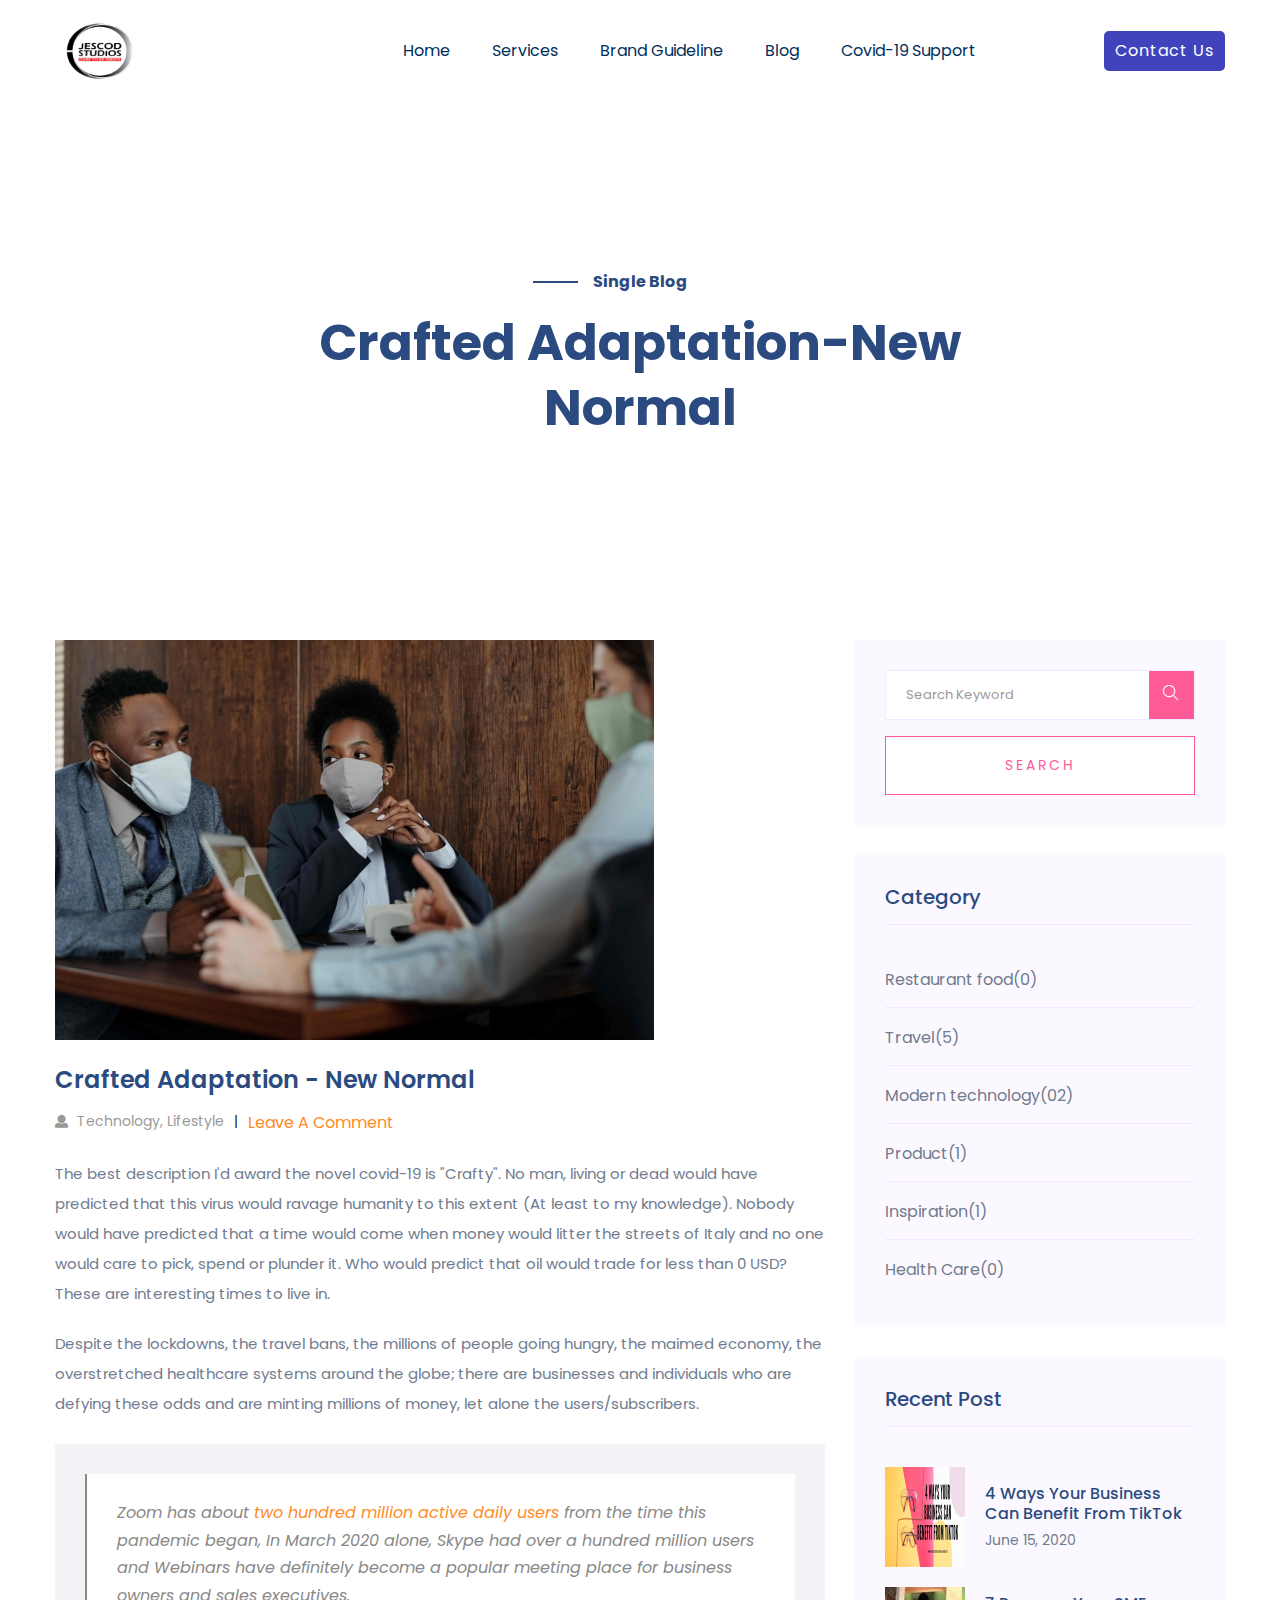
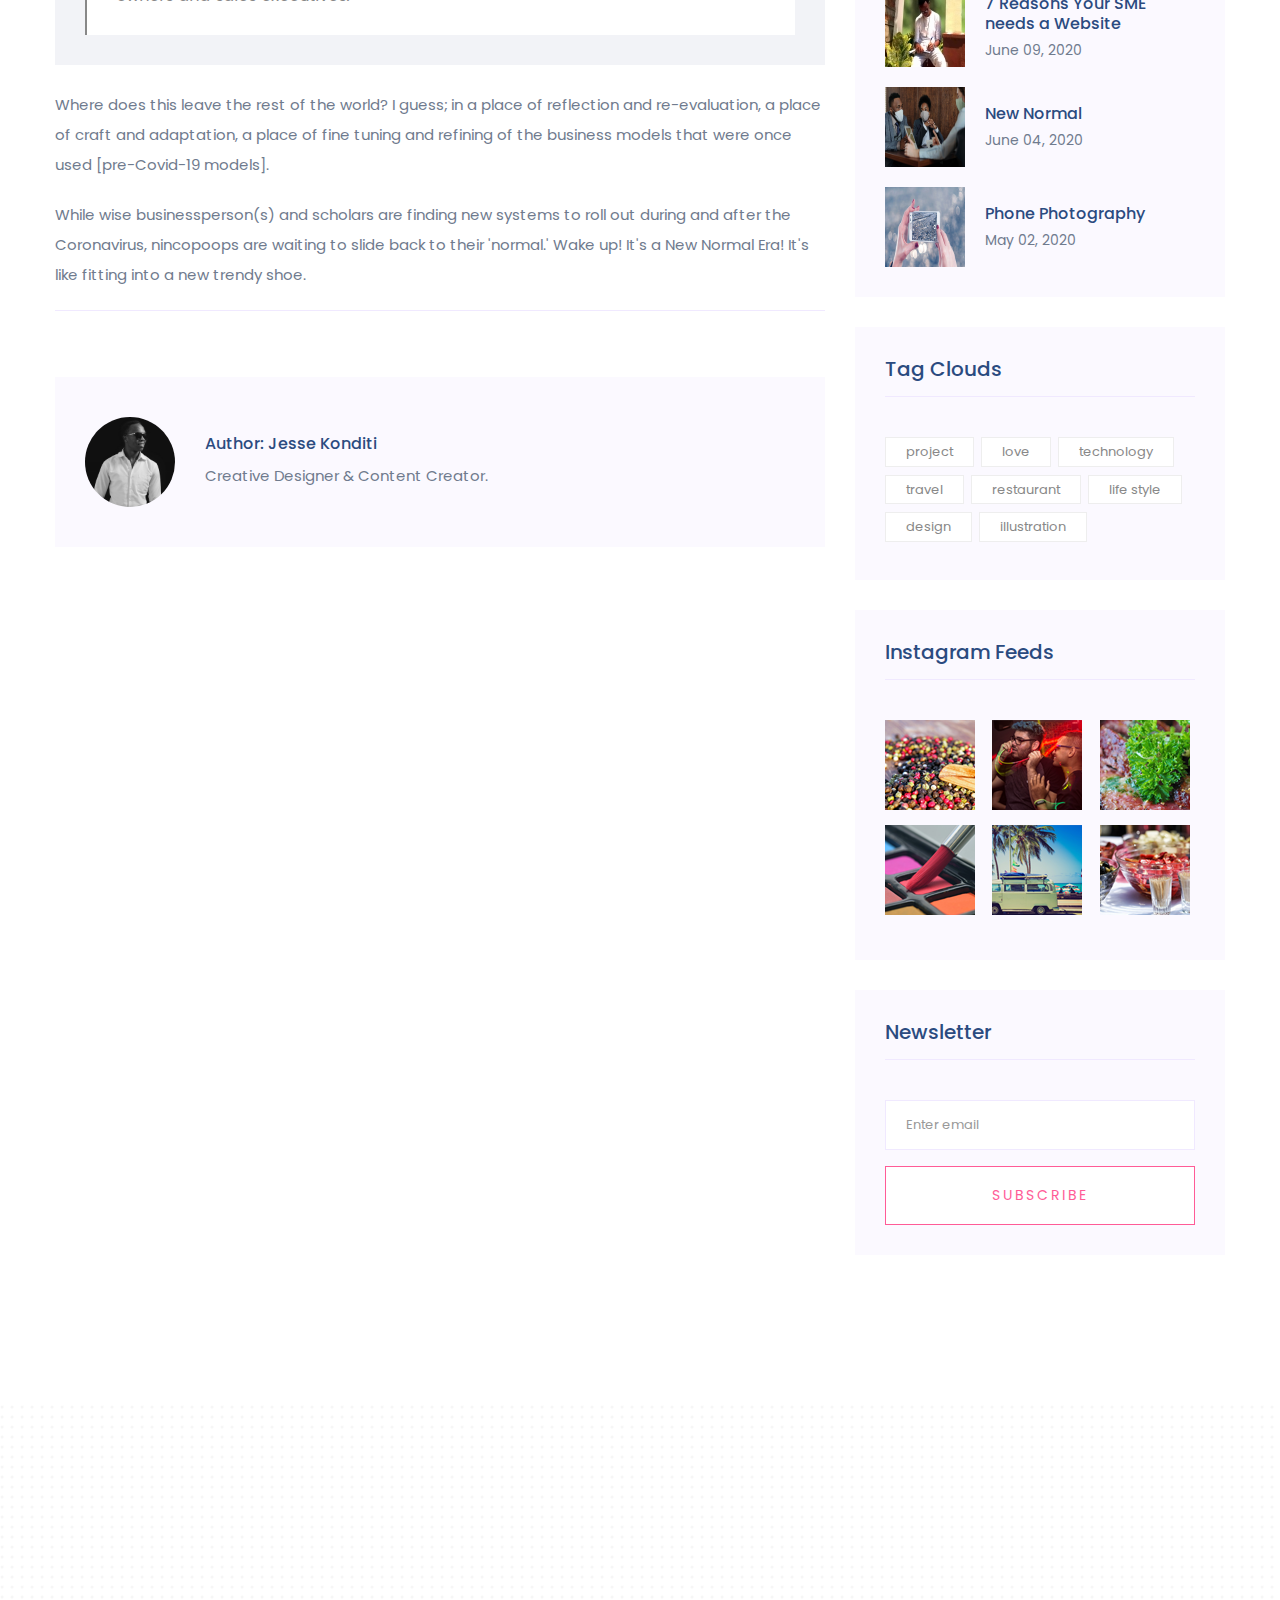
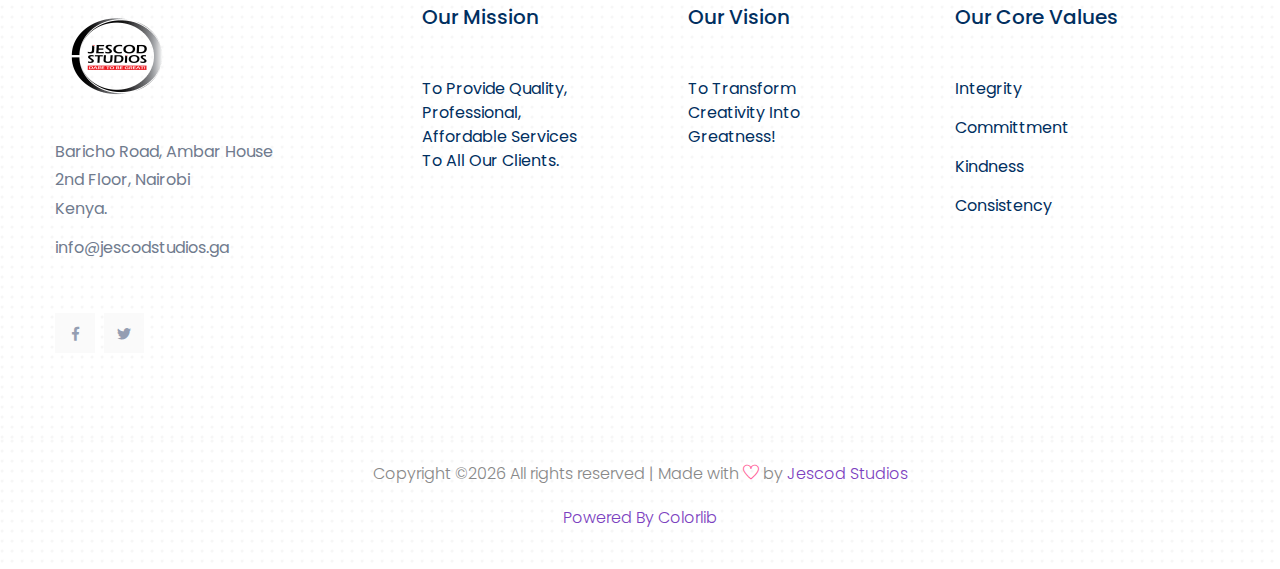
<file: new-normal.html>
<!doctype html>
<html class="no-js" lang="zxx">
    <head>


        <meta charset="utf-8">
        <meta http-equiv="x-ua-compatible" content="ie=edge">
        <title>Jescod Studios-New Normal</title>
        <meta name="description" content="">
        <meta name="viewport" content="width=device-width, initial-scale=1">
        <meta name="keywords" content="studios in nairobi, studios in kenya, jescod studios, photo studios in kenya, photo studios in nairobi, studios in south b, studios in baricho road, photography in kenya, photography in nairobi, photographers, content creators in kenya, content creators in nairobi.">
        <meta name="description" content="Despite the lockdowns, the travel bans, the millions of people going hungry, the maimed economy, the overstretched healthcare systems around the globe; there are businesses and individuals who are
        defying these odds and are minting millions of dollars, let alone the users/subscribers.">
        <meta property="og:title" content="Crafted Adaptation - New Normal">
        <meta property="og:image" content="https://www.jescodstudios.ga/assets/img/blog/single_blog_3.png">
        <meta property="og:description" content="Despite the lockdowns, the travel bans, the millions of people going hungry, the maimed economy, the overstretched healthcare systems around the globe; there are businesses and individuals who are
        defying these odds and are minting millions of dollars, let alone the users/subscribers.">
        <meta property="og:url" content="https://www.jescodstudios.ga/new-normal.html">
        <meta name="twitter:card" content="summary_large_image">

  <!--      <link rel="manifest" href="site.webmanifest">
		<link rel="shortcut icon" type="image/x-icon" href="assets/img/favicon.ico"> -->

		<!-- CSS here -->
            <link rel="stylesheet" href="assets/css/bootstrap.min.css">
            <link rel="stylesheet" href="assets/css/owl.carousel.min.css">
            <link rel="stylesheet" href="assets/css/flaticon.css">
            <link rel="stylesheet" href="assets/css/slicknav.css">
            <link rel="stylesheet" href="assets/css/animate.min.css">
            <link rel="stylesheet" href="assets/css/magnific-popup.css">
            <link rel="stylesheet" href="assets/css/fontawesome-all.min.css">
            <link rel="stylesheet" href="assets/css/themify-icons.css">
            <link rel="stylesheet" href="assets/css/slick.css">
            <link rel="stylesheet" href="assets/css/nice-select.css">
            <link rel="stylesheet" href="assets/css/style.css">

            <!--Favicon-->
                        <link rel="apple-touch-icon" sizes="180x180" href="assets/img/elements/favicon_io/apple-touch-icon.png">
                        <link rel="icon" type="image/png" sizes="32x32" href="assets/img/elements/favicon_io/favicon-32x32.png">
                        <link rel="icon" type="image/png" sizes="16x16" href="assets/img/elements/favicon_io/favicon-16x16.png">
                        <link rel="manifest" href="assets/img/elements/favicon_io/site.webmanifest">

            <!--End Of Favicon-->

            <script data-ad-client="ca-pub-2346957114230853" async src="https://pagead2.googlesyndication.com/pagead/js/adsbygoogle.js"></script>
            <!-- Global site tag (gtag.js) - Google Analytics -->
      <script async src="https://www.googletagmanager.com/gtag/js?id=UA-159226225-1"></script>
      <script>
        window.dataLayer = window.dataLayer || [];
        function gtag(){dataLayer.push(arguments);}
        gtag('js', new Date());

        gtag('config', 'UA-159226225-1');
      </script>

   </head>

   <body>

    <!-- Preloader Start -->
<!--    <div id="preloader-active">
        <div class="preloader d-flex align-items-center justify-content-center">
            <div class="preloader-inner position-relative">
                <div class="preloader-circle"></div>
                <div class="preloader-img pere-text">
                    <img src="assets/img/logo/Jescod-Studios-Preloader.png" alt="">
                </div>
            </div>
        </div>
    </div> -->
    <!-- Preloader Start -->

    <header>
        <!-- Header Start -->
       <div class="header-area header-transparrent ">
            <div class="main-header header-sticky">
                <div class="container">
                    <div class="row align-items-center">
                        <!-- Logo -->
                        <div class="col-xl-2 col-lg-2 col-md-1">
                            <div class="logo">
                                <a href="index"><img src="assets/img/logo/logo.png" alt=""></a>
                            </div>
                        </div>
                        <div class="col-xl-8 col-lg-8 col-md-8">
                            <!-- Main-menu -->
                            <div class="main-menu f-right d-none d-lg-block">
                                <nav>
                                    <ul id="navigation">
                                        <li><a href="index"> Home</a></li>
                                    <!--    <li><a href="about.html">About Us</a></li>  -->
                                        <li><a href="services">Services</a></li>
                                        <li><a href="assets/img/logo/Jescod Brand Guideline Business Presentation.pdf" alt="">Brand Guideline</a></li>
                                    <li><a href="blog">Blog</a>
                                      <!--    <ul class="submenu">
                                              <li><a href="blog">Blog</a></li>
                                              <li><a href="single-blog">Blog Details</a></li>
                                          </ul> -->
                                        </li>
                                        <li><a href="https://dashboard.flutterwave.com/donate/5pewjfefvqdl">Covid-19 Support</a></li>

                                  <!--      <li><a href="#">Pages</a>
                                            <ul class="submenu">
                                                <li><a href="elements.html">Element</a></li>
                                            </ul>
                                        </li>  -->
                                    </ul>
                                </nav>
                            </div>
                        </div>
                        <div class="col-xl-2 col-lg-2 col-md-3">
                            <div class="header-right-btn f-right d-none d-lg-block">
                                <a href="contact" class="btn header-btn">Contact Us</a>
                            </div>
                        </div>
                        <!-- Mobile Menu -->
                        <div class="col-12">
                            <div class="mobile_menu d-block d-lg-none"></div>
                        </div>
                    </div>
                </div>
            </div>
       </div>
        <!-- Header End -->
    </header>

       <!-- Slider Area Start-->
       <div class="services-area">
         <div class="container">

             <!-- Section-tittle -->
             <div class="row d-flex justify-content-center">
                 <div class="col-lg-8">
                     <div class="section-tittle text-center mb-80">
                         <span>Single Blog</span>
                         <h2>Crafted Adaptation-New Normal</h2>
                     </div>
                 </div>
             </div>
         </div>
     </div>
     <!-- Slider Area End-->

   <!--================Blog Area =================-->
   <section class="blog_area single-post-area section-padding">
      <div class="container">
         <div class="row">
            <div class="col-lg-8 posts-list">
               <div class="single-post">
                  <div class="feature-img">
                     <img class="img-fluid" src="assets/img/blog/single_blog_3.png" alt="">
                  </div>

                  <div class="blog_details">
                     <h2>Crafted Adaptation - New Normal</h2>
                     <ul class="blog-info-link mt-3 mb-4">
                        <li><a href="#"><i class="fa fa-user"></i> Technology, Lifestyle</a></li>
                        <a href="https://www.jescodstudios.ga/new-normal#disqus_thread">Leave A Comment</a>

                  <!--      <li><a href="#"><i class="fa fa-comments"></i> 03 Comments</a></li>  -->
                     </ul>
                     <p class="excert">
                       The best description I'd award the novel covid-19 is "Crafty". No man, living or dead would have predicted that this virus would ravage humanity to this extent (At least to my knowledge). Nobody would have
                       predicted that a time would come when money would litter the streets of Italy and no one would care to pick, spend or plunder it. Who would predict that oil would trade for less than
                       0 USD? These are interesting times to live in.
                     </p>
                     <p>
                        Despite the lockdowns, the travel bans, the millions of people going hungry, the maimed economy, the overstretched healthcare systems around the globe; there are businesses and individuals who are
                        defying these odds and are minting millions of money, let alone the users/subscribers.
                     </p>
                     <div class="quote-wrapper">
                        <div class="quotes">
                           Zoom has about <a href="https://www.businessofapps.com/data/zoom-statistics/" target="_blank">two hundred million active daily users</a> from the time this pandemic began, In March 2020 alone, Skype had over a hundred million users and Webinars have definitely become a popular meeting place for business owners
                           and sales executives.
                        </div>
                     </div>
                      <p>
                        Where does this leave the rest of the world? I guess; in a place of reflection and re-evaluation, a place of craft and adaptation, a place of fine tuning and refining of the business models
                        that were once used [pre-Covid-19 models].
                     </p>
                     <p>
                       While wise businessperson(s) and scholars are finding new systems to roll out during and after the Coronavirus, nincopoops are waiting to slide back to their 'normal.' Wake up! It's a New Normal Era! It's
                       like fitting into a new trendy shoe.
                    </p>
                  </div>
               </div>
               <div class="navigation-top">
                  <div class="d-sm-flex justify-content-between text-center">
                  <!--   <p class="like-info"><span class="align-middle"><i class="fa fa-heart"></i></span> Lily and 4
                        people like this</p>  -->
                     <div class="col-sm-4 text-center my-2 my-sm-0">
                        <!-- <p class="comment-count"><span class="align-middle"><i class="fa fa-comment"></i></span> 06 Comments</p> -->
                     </div>
                     <ul class="social-icons">
                      <!--   <li><a href="https://www.facebook.com/jescodstudios"><i class="fab fa-facebook-f"></i></a></li>
                        <li><a href="https://www.twitter.com/jescodstudios"><i class="fab fa-twitter"></i></a></li>
                       <li><a href="#"><i class="fab fa-dribbble"></i></a></li>
                        <li><a href="#"><i class="fab fa-behance"></i></a></li>  -->
                     </ul>
                                  <!-- AddToAny BEGIN -->
                                  <div class="a2a_kit a2a_kit_size_32 a2a_default_style">
                                  <a class="a2a_dd" href="https://www.addtoany.com/share"></a>
                                  <a class="a2a_button_facebook"></a>
                                  <a class="a2a_button_twitter"></a>
                                  <a class="a2a_button_email"></a>
                                  <a class="a2a_button_whatsapp"></a>
                                  <a class="a2a_button_linkedin"></a>
                                  <a class="a2a_button_print"></a>
                                  </div>
                                  <script async src="https://static.addtoany.com/menu/page.js"></script>
                                  <!-- AddToAny END -->
                  </div>
            <!--      <div class="navigation-area">
                     <div class="row">
                        <div
                           class="col-lg-6 col-md-6 col-12 nav-left flex-row d-flex justify-content-start align-items-center">
                           <div class="thumb">
                              <a href="#">
                                 <img class="img-fluid" src="assets/img/post/preview.png" alt="">
                              </a>
                           </div>
                           <div class="arrow">
                              <a href="#">
                                 <span class="lnr text-white ti-arrow-left"></span>
                              </a>
                           </div>
                           <div class="detials">
                              <p>Prev Post</p>
                              <a href="#">
                                 <h4>Space The Final Frontier</h4>
                              </a>
                           </div>
                        </div>
                        <div
                           class="col-lg-6 col-md-6 col-12 nav-right flex-row d-flex justify-content-end align-items-center">
                           <div class="detials">
                              <p>Next Post</p>
                              <a href="#">
                                 <h4>Telescopes 101</h4>
                              </a>
                           </div>
                           <div class="arrow">
                              <a href="#">
                                 <span class="lnr text-white ti-arrow-right"></span>
                              </a>
                           </div>
                           <div class="thumb">
                              <a href="#">
                                 <img class="img-fluid" src="assets/img/post/next.png" alt="">
                              </a>
                           </div>
                        </div>
                     </div>
                  </div>  -->
               </div>
               <div class="blog-author">
                  <div class="media align-items-center">
                     <img src="assets/img/blog/author1.JPG" alt="">
                     <div class="media-body">
                        <a href="https://www.jessekonditi.tk">
                           <h4>Author: Jesse Konditi</h4>
                        </a>
                        <p>Creative Designer & Content Creator.</p>
                     </div>
                  </div>
               </div>

    <!--           <div class="comments-area">
                  <h4>05 Comments</h4>
                  <div class="comment-list">
                     <div class="single-comment justify-content-between d-flex">
                        <div class="user justify-content-between d-flex">
                           <div class="thumb">
                              <img src="assets/img/comment/comment_1.png" alt="">
                           </div>
                           <div class="desc">
                              <p class="comment">
                                 Multiply sea night grass fourth day sea lesser rule open subdue female fill which them
                                 Blessed, give fill lesser bearing multiply sea night grass fourth day sea lesser
                              </p>
                              <div class="d-flex justify-content-between">
                                 <div class="d-flex align-items-center">
                                    <h5>
                                       <a href="#">Emilly Blunt</a>
                                    </h5>
                                    <p class="date">December 4, 2017 at 3:12 pm </p>
                                 </div>
                                 <div class="reply-btn">
                                    <a href="#" class="btn-reply text-uppercase">reply</a>
                                 </div>
                              </div>
                           </div>
                        </div>
                     </div>
                  </div>
                  <div class="comment-list">
                     <div class="single-comment justify-content-between d-flex">
                        <div class="user justify-content-between d-flex">
                           <div class="thumb">
                              <img src="assets/img/comment/comment_2.png" alt="">
                           </div>
                           <div class="desc">
                              <p class="comment">
                                 Multiply sea night grass fourth day sea lesser rule open subdue female fill which them
                                 Blessed, give fill lesser bearing multiply sea night grass fourth day sea lesser
                              </p>
                              <div class="d-flex justify-content-between">
                                 <div class="d-flex align-items-center">
                                    <h5>
                                       <a href="#">Emilly Blunt</a>
                                    </h5>
                                    <p class="date">December 4, 2017 at 3:12 pm </p>
                                 </div>
                                 <div class="reply-btn">
                                    <a href="#" class="btn-reply text-uppercase">reply</a>
                                 </div>
                              </div>
                           </div>
                        </div>
                     </div>
                  </div>
                  <div class="comment-list">
                     <div class="single-comment justify-content-between d-flex">
                        <div class="user justify-content-between d-flex">
                           <div class="thumb">
                              <img src="assets/img/comment/comment_3.png" alt="">
                           </div>
                           <div class="desc">
                              <p class="comment">
                                 Multiply sea night grass fourth day sea lesser rule open subdue female fill which them
                                 Blessed, give fill lesser bearing multiply sea night grass fourth day sea lesser
                              </p>
                              <div class="d-flex justify-content-between">
                                 <div class="d-flex align-items-center">
                                    <h5>
                                       <a href="#">Emilly Blunt</a>
                                    </h5>
                                    <p class="date">December 4, 2017 at 3:12 pm </p>
                                 </div>
                                 <div class="reply-btn">
                                    <a href="#" class="btn-reply text-uppercase">reply</a>
                                 </div>
                              </div>
                           </div>
                        </div>
                     </div>
                  </div>
               </div>  -->
               <!--Infolinks In Article Code-->
                                       <input type="hidden" name="IL_IN_ARTICLE">
               <!--End of infolinks In Article Code-->



               <!--Disqus Comment Section Start -->
                                     <div id="disqus_thread"></div>
                                     <script>

                                     /**
                                     *  RECOMMENDED CONFIGURATION VARIABLES: EDIT AND UNCOMMENT THE SECTION BELOW TO INSERT DYNAMIC VALUES FROM YOUR PLATFORM OR CMS.
                                     *  LEARN WHY DEFINING THESE VARIABLES IS IMPORTANT: https://disqus.com/admin/universalcode/#configuration-variables*/

                                     var disqus_config = function () {
                                     this.page.url = 'https://www.jescodstudios.ga/new-normal';  // Replace PAGE_URL with your page's canonical URL variable
                                     this.page.identifier = '/new-normal'; // Replace PAGE_IDENTIFIER with your page's unique identifier variable
                                     };

                                     (function() { // DON'T EDIT BELOW THIS LINE
                                     var d = document, s = d.createElement('script');
                                     s.src = 'https://jescodstudiosblog.disqus.com/embed.js';
                                     s.setAttribute('data-timestamp', +new Date());
                                     (d.head || d.body).appendChild(s);
                                     })();
                                     </script>
                                     <noscript>Please enable JavaScript to view the <a href="https://disqus.com/?ref_noscript">comments powered by Disqus.</a></noscript>

               <!--Disqus Comment Section Start -->



    <!--        <div class="comment-form">
                  <h4>Leave a Reply For This Article...</h4>
                  <form action="success" method="POST" data-netlify="true">
                     <div class="row">
                        <div class="col-12">
                           <div class="form-group">
                              <textarea class="form-control w-100" cols="30" rows="9"
                                 placeholder="Write Comment" name="comment"></textarea>
                           </div>
                        </div>
                        <div class="col-sm-6">
                           <div class="form-group">
                              <input class="form-control" type="text" placeholder="Name"  name="name" >
                           </div>
                        </div>
                        <div class="col-sm-6">
                           <div class="form-group">
                              <input class="form-control" type="email" placeholder="Email" name="email">
                           </div>
                        </div>
                        <div class="col-12">
                           <div class="form-group">
                              <input class="form-control" type="text" placeholder="Website" name="website">
                           </div>
                        </div>
                     </div>
                     <div class="form-group">
                        <button type="submit" class="button button-contactForm btn_1 boxed-btn">Send Message</button>
                     </div>
                  </form>
               </div>  -->



            </div>
            <div class="col-lg-4">
               <div class="blog_right_sidebar">
                  <aside class="single_sidebar_widget search_widget">
                     <form action="#">
                        <div class="form-group">
                           <div class="input-group mb-3">
                              <input type="text" class="form-control" placeholder='Search Keyword'
                                 onfocus="this.placeholder = ''" onblur="this.placeholder = 'Search Keyword'">
                              <div class="input-group-append">
                                 <button class="btns" type="button"><i class="ti-search"></i></button>
                              </div>
                           </div>
                        </div>
                        <button class="button rounded-0 primary-bg text-white w-100 btn_1 boxed-btn"
                           type="submit">Search</button>
                     </form>
                  </aside>
                  <aside class="single_sidebar_widget post_category_widget">
                      <h4 class="widget_title">Category</h4>
                      <ul class="list cat-list">
                          <li>
                              <a href="" class="d-flex">
                                  <p>Restaurant food</p>
                                  <p>(0)</p>
                              </a>
                          </li>
                          <li>
                              <a href="" class="d-flex">
                                  <p>Travel</p>
                                  <p>(5)</p>
                              </a>
                          </li>
                          <li>
                              <a href="" class="d-flex">
                                  <p>Modern technology</p>
                                  <p>(02)</p>
                              </a>
                          </li>
                          <li>
                              <a href="" class="d-flex">
                                  <p>Product</p>
                                  <p>(1)</p>
                              </a>
                          </li>
                          <li>
                              <a href="" class="d-flex">
                                  <p>Inspiration</p>
                                  <p>(1)</p>
                              </a>
                          </li>
                          <li>
                              <a href="" class="d-flex">
                                  <p>Health Care</p>
                                  <p>(0)</p>
                              </a>
                          </li>
                      </ul>
                  </aside>
                  <aside class="single_sidebar_widget popular_post_widget">
                      <h3 class="widget_title">Recent Post</h3>

                      <div class="media post_item">
                          <img src="assets/img/post/tiktok.png" alt="post">
                          <div class="media-body">
                              <a href="4-business-benefits-of-tiktok">
                                  <h3>4 Ways Your Business Can Benefit From TikTok</h3>
                              </a>
                              <p>June 15, 2020</p>
                          </div>
                      </div>

                      <div class="media post_item">
                          <img src="assets/img/post/website.jpg" alt="post">
                          <div class="media-body">
                              <a href="7-reasons-your-business-needs-a-website">
                                  <h3>7 Reasons Your SME needs a Website</h3>
                              </a>
                              <p>June 09, 2020</p>
                          </div>
                      </div>


                      <div class="media post_item">
                          <img src="assets/img/post/single_blog_3.png" alt="post">
                          <div class="media-body">
                              <a href="new-normal">
                                  <h3>New Normal</h3>
                              </a>
                              <p>June 04, 2020</p>
                          </div>
                      </div>

                      <div class="media post_item">
                          <img src="assets/img/post/single_blog_2.png" alt="post">
                          <div class="media-body">
                              <a href="single-blog">
                                  <h3>Phone Photography</h3>
                              </a>
                              <p>May 02, 2020</p>
                          </div>
                      </div>

            <!--           <div class="media post_item">
                          <img src="assets/img/post/single_blog_5.png" alt="post">
                          <div class="media-body">
                              <a href="single-blog">
                                  <h3>Santa Gloriousness</h3>
                              </a>
                              <p>December 25, 2019</p>
                          </div>
                      </div>
                     <div class="media post_item">
                          <img src="assets/img/post/post_4.png" alt="post">
                          <div class="media-body">
                              <a href="single-blog">
                                  <h3>Asteroids telescope</h3>
                              </a>
                              <p>February 12, 2020</p>
                          </div>
                      </div>  -->
                  </aside>
                  <aside class="single_sidebar_widget tag_cloud_widget">
                      <h4 class="widget_title">Tag Clouds</h4>
                      <ul class="list">
                          <li>
                              <a href="">project</a>
                          </li>
                          <li>
                              <a href="">love</a>
                          </li>
                          <li>
                              <a href="">technology</a>
                          </li>
                          <li>
                              <a href="">travel</a>
                          </li>
                          <li>
                              <a href="">restaurant</a>
                          </li>
                          <li>
                              <a href="">life style</a>
                          </li>
                          <li>
                              <a href="">design</a>
                          </li>
                          <li>
                              <a href="">illustration</a>
                          </li>
                      </ul>
                  </aside>
                  <aside class="single_sidebar_widget instagram_feeds">
                     <h4 class="widget_title">Instagram Feeds</h4>
                     <ul class="instagram_row flex-wrap">
                        <li>
                           <a href="https://www.instagram.com/jescod_studios" target="_blank">
                              <img class="img-fluid" src="assets/img/post/post_5.png" alt="">
                           </a>
                        </li>
                        <li>
                           <a href="https://www.instagram.com/jescod_studios" target="_blank">
                              <img class="img-fluid" src="assets/img/post/post_6.png" alt="">
                           </a>
                        </li>
                        <li>
                           <a href="https://www.instagram.com/jescod_studios" target="_blank">
                              <img class="img-fluid" src="assets/img/post/post_7.png" alt="">
                           </a>
                        </li>
                        <li>
                           <a href="https://www.instagram.com/jescod_studios" target="_blank">
                              <img class="img-fluid" src="assets/img/post/post_8.png" alt="">
                           </a>
                        </li>
                        <li>
                           <a href="https://www.instagram.com/jescod_studios" target="_blank">
                              <img class="img-fluid" src="assets/img/post/post_9.png" alt="">
                           </a>
                        </li>
                        <li>
                           <a href="https://www.instagram.com/jescod_studios" target="_blank">
                              <img class="img-fluid" src="assets/img/post/post_10.png" alt="">
                           </a>
                        </li>
                     </ul>
                  </aside>
                  <aside class="single_sidebar_widget newsletter_widget">
                     <h4 class="widget_title">Newsletter</h4>
                     <form action="success" method="POST" data-netlify="true">
                        <div class="form-group">
                           <input name="email" type="email" class="form-control" onfocus="this.placeholder = ''"
                              onblur="this.placeholder = 'Enter email'" placeholder='Enter email' required>
                        </div>
                        <button class="button rounded-0 primary-bg text-white w-100 btn_1 boxed-btn"
                           type="submit">Subscribe</button>
                     </form>
                  </aside>

               </div>
            </div>
         </div>
      </div>
   </section>
   <!--================ Blog Area end =================-->

   <footer>

       <!-- Footer Start-->
      <div class="footer-main" data-background="assets/img/shape/footer_bg.png">
        <div class="footer-area footer-padding">
            <div class="container">
                <div class="row d-flex justify-content-between">
                    <div class="col-lg-3 col-md-4 col-sm-8">
                       <div class="single-footer-caption mb-50">
                         <div class="single-footer-caption mb-30">
                              <!-- logo -->
                             <div class="footer-logo">
                                 <a href="index"><img src="assets/img/logo/logo2_footer.png" alt=""></a>
                             </div>
                             <div class="footer-tittle">
                                 <div class="footer-pera">
                                     <p class="info1">Baricho Road, Ambar House <br>2nd Floor, Nairobi <br>Kenya.</p>
                                     <p class="info2">info@jescodstudios.ga</p>
                                </div>
                             </div>
                             <div class="footer-social">
                                <a href="https://www.facebook.com/jescodstudios" target="_blank"><i class="fab fa-facebook-f"></i></a>
                                <a href="https://twitter.com/jescodstudios" target="_blank"><i class="fab fa-twitter"></i></a>
                            <!--    <a href="#"><i class="fas fa-globe"></i></a>
                                <a href="#"><i class="fab fa-behance"></i></a>  -->
                            </div>
                         </div>
                       </div>
                    </div>
                    <div class="col-lg-2 col-md-4 col-sm-5">
                        <div class="single-footer-caption mb-50">
                          <div class="footer-tittle">
                              <h4>Our Mission</h4>
                              <ul>
                                  <li>To Provide Quality, Professional, Affordable Services To All Our Clients.</li>
                              </ul>
                          </div>
                        </div>
                    </div>
                    <div class="col-lg-2 col-md-4 col-sm-7">
                        <div class="single-footer-caption mb-50">
                            <div class="footer-tittle">
                                <h4>Our Vision</h4>
                                <ul>
                                    <li>To Transform Creativity
                                    Into Greatness!</li>
                                </ul>
                            </div>
                        </div>
                    </div>
                    <div class="col-lg-3 col-md-4 col-sm-5">
                        <div class="single-footer-caption mb-50">
                            <div class="footer-tittle">
                                <h4>Our Core Values</h4>
                                <ul>
                                  <li>Integrity</li>
                                  <li>Committment</li>
                                  <li>Kindness</li>
                                 <li>Consistency</li>

                             </ul>
                            </div>
                        </div>
                    </div>
                </div>
            </div>
        </div>
        <!-- footer-bottom aera -->
        <div class="footer-bottom-area footer-bg">
            <div class="container">
                <div class="footer-border">
                     <div class="row d-flex align-items-center">
                         <div class="col-xl-12 ">
                             <div class="footer-copy-right text-center">
                                 <p><!-- Link back to Colorlib can't be removed. Template is licensed under CC BY 3.0. -->
  Copyright &copy;<script>document.write(new Date().getFullYear());</script> All rights reserved | Made with <i class="ti-heart" aria-hidden="true"></i> by <a href="https://www.jessekonditi.tk" target="_blank">Jescod Studios</a><p><a href="https://colorlib.com" target="_blank">Powered By Colorlib</a></p>
  <p></p>
  <!-- Link back to Colorlib can't be removed. Template is licensed under CC BY 3.0. --></p>
                             </div>
                         </div>
                     </div>
                </div>
            </div>
        </div>
      </div>
       <!-- Footer End-->

   </footer>

	<!-- JS here -->

		<!-- All JS Custom Plugins Link Here here -->
        <script src="./assets/js/vendor/modernizr-3.5.0.min.js"></script>
		<!-- Jquery, Popper, Bootstrap -->
		<script src="./assets/js/vendor/jquery-1.12.4.min.js"></script>
        <script src="./assets/js/popper.min.js"></script>
        <script src="./assets/js/bootstrap.min.js"></script>
	    <!-- Jquery Mobile Menu -->
        <script src="./assets/js/jquery.slicknav.min.js"></script>

		<!-- Jquery Slick , Owl-Carousel Plugins -->
        <script src="./assets/js/owl.carousel.min.js"></script>
        <script src="./assets/js/slick.min.js"></script>
        <!-- Date Picker -->
        <script src="./assets/js/gijgo.min.js"></script>
		<!-- One Page, Animated-HeadLin -->
        <script src="./assets/js/wow.min.js"></script>
		<script src="./assets/js/animated.headline.js"></script>
        <script src="./assets/js/jquery.magnific-popup.js"></script>

		<!-- Scrollup, nice-select, sticky -->
        <script src="./assets/js/jquery.scrollUp.min.js"></script>
        <script src="./assets/js/jquery.nice-select.min.js"></script>
		<script src="./assets/js/jquery.sticky.js"></script>

        <!-- contact js -->
        <script src="./assets/js/contact.js"></script>
        <script src="./assets/js/jquery.form.js"></script>
        <script src="./assets/js/jquery.validate.min.js"></script>
        <script src="./assets/js/mail-script.js"></script>
        <script src="./assets/js/jquery.ajaxchimp.min.js"></script>

		<!-- Jquery Plugins, main Jquery -->
        <script src="./assets/js/plugins.js"></script>
        <script src="./assets/js/main.js"></script>

<!--Disqus Comment Count-->
<script id="dsq-count-scr" src="//jescodstudiosblog.disqus.com/count.js" async></script>
        <!--Infolinks Ad-->
        <script type="text/javascript"> var infolinks_pid = 3265266; var infolinks_wsid = 0; </script> <script type="text/javascript" src="//resources.infolinks.com/js/infolinks_main.js"></script>
        <!--Infolinks Ad End-->
    </body>
</html>
</file>
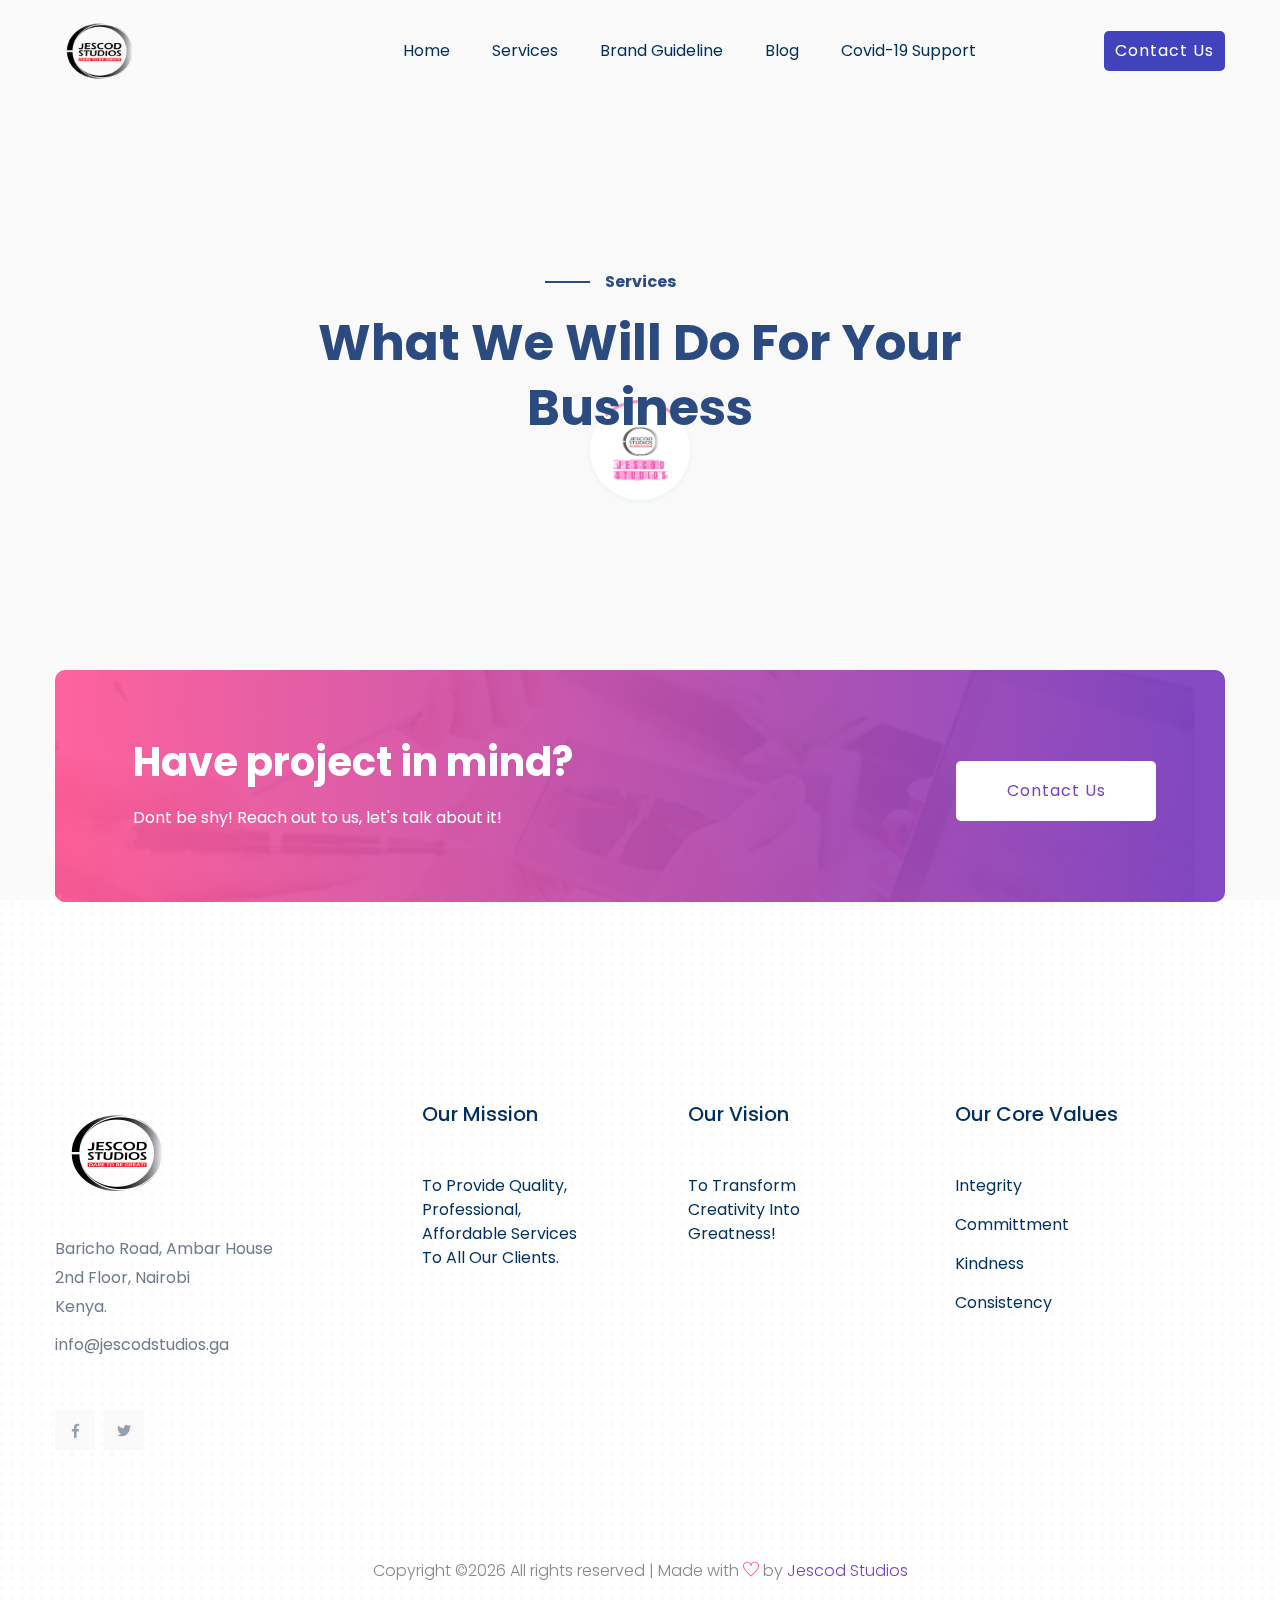
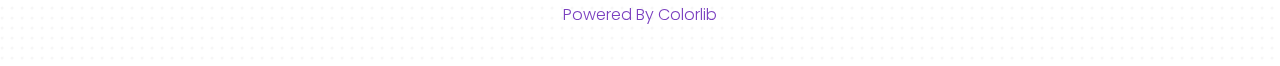
<file: services.html>
<!doctype html>
<html class="no-js" lang="zxx">
    <head>


        <meta charset="utf-8">
        <meta http-equiv="x-ua-compatible" content="ie=edge">
        <title>Jescod Studios-Services</title>
        <meta name="description" content="">
        <meta name="viewport" content="width=device-width, initial-scale=1">
        <meta name="keywords" content="studios in nairobi, studios in kenya, jescod studios, photo studios in kenya, photo studios in nairobi, studios in south b, studios in baricho road, photography in kenya, photography in nairobi, photographers, content creators in kenya, content creators in nairobi.">
        <meta name="description" content="Specialists in professional photography, video production, graphics designs, web development, all video editing services and professional voice overs.">

    <!--    <link rel="manifest" href="site.webmanifest">
		<link rel="shortcut icon" type="image/x-icon" href="assets/img/favicon.ico"> -->

		<!-- CSS here -->
            <link rel="stylesheet" href="assets/css/bootstrap.min.css">
            <link rel="stylesheet" href="assets/css/owl.carousel.min.css">
            <link rel="stylesheet" href="assets/css/flaticon.css">
            <link rel="stylesheet" href="assets/css/slicknav.css">
            <link rel="stylesheet" href="assets/css/animate.min.css">
            <link rel="stylesheet" href="assets/css/magnific-popup.css">
            <link rel="stylesheet" href="assets/css/fontawesome-all.min.css">
            <link rel="stylesheet" href="assets/css/themify-icons.css">
            <link rel="stylesheet" href="assets/css/slick.css">
            <link rel="stylesheet" href="assets/css/nice-select.css">
            <link rel="stylesheet" href="assets/css/style.css">

            <!--Favicon-->
                        <link rel="apple-touch-icon" sizes="180x180" href="assets/img/elements/favicon_io/apple-touch-icon.png">
                        <link rel="icon" type="image/png" sizes="32x32" href="assets/img/elements/favicon_io/favicon-32x32.png">
                        <link rel="icon" type="image/png" sizes="16x16" href="assets/img/elements/favicon_io/favicon-16x16.png">
                        <link rel="manifest" href="assets/img/elements/favicon_io/site.webmanifest">

            <!--End Of Favicon-->

            <!-- Global site tag (gtag.js) - Google Analytics -->
      <script async src="https://www.googletagmanager.com/gtag/js?id=UA-159226225-1"></script>
      <script>
        window.dataLayer = window.dataLayer || [];
        function gtag(){dataLayer.push(arguments);}
        gtag('js', new Date());

        gtag('config', 'UA-159226225-1');
      </script>

   </head>

   <body>

    <!-- Preloader Start -->
 <div id="preloader-active">
        <div class="preloader d-flex align-items-center justify-content-center">
            <div class="preloader-inner position-relative">
                <div class="preloader-circle"></div>
                <div class="preloader-img pere-text">
                    <img src="assets/img/logo/Jescod-Studios-Preloader.png" alt="">
                </div>
            </div>
        </div>
    </div>  
    <!-- Preloader Start -->

    <header>
        <!-- Header Start -->
       <div class="header-area header-transparrent ">
            <div class="main-header header-sticky">
                <div class="container">
                    <div class="row align-items-center">
                        <!-- Logo -->
                        <div class="col-xl-2 col-lg-2 col-md-1">
                            <div class="logo">
                                <a href="index"><img src="assets/img/logo/logo.png" alt=""></a>
                            </div>
                        </div>
                        <div class="col-xl-8 col-lg-8 col-md-8">
                            <!-- Main-menu -->
                            <div class="main-menu f-right d-none d-lg-block">
                                <nav>
                                    <ul id="navigation">
                                        <li><a href="index"> Home</a></li>
                                    <!--    <li><a href="about.html">About Us</a></li>  -->
                                        <li><a href="services">Services</a></li>
                                        <li><a href="assets/img/logo/Jescod Brand Guideline Business Presentation.pdf" alt="">Brand Guideline</a></li>

                                        <li><a href="blog">Blog</a>
                                          <!--    <ul class="submenu">
                                                  <li><a href="blog">Blog</a></li>
                                                  <li><a href="single-blog">Blog Details</a></li>
                                              </ul> -->
                                            </li>
                                            <li><a href="https://dashboard.flutterwave.com/donate/5pewjfefvqdl">Covid-19 Support</a></li>

                                    <!--       <li><a href="#">Pages</a>
                                            <ul class="submenu">
                                                <li><a href="elements.html">Element</a></li>
                                            </ul>
                                        </li>  -->
                                    </ul>
                                </nav>
                            </div>
                        </div>
                        <div class="col-xl-2 col-lg-2 col-md-3">
                            <div class="header-right-btn f-right d-none d-lg-block">
                                <a href="contact" class="btn header-btn">Contact Us</a>
                            </div>
                        </div>
                        <!-- Mobile Menu -->
                        <div class="col-12">
                            <div class="mobile_menu d-block d-lg-none"></div>
                        </div>
                    </div>
                </div>
            </div>
       </div>
        <!-- Header End -->
    </header>

    <main>
        <!-- Slider Area Start-->
        <div class="services-area">
            <div class="container">

                <!-- Section-tittle -->
                <div class="row d-flex justify-content-center">
                    <div class="col-lg-8">
                        <div class="section-tittle text-center mb-80">
                            <span>Services</span>
                            <h2>What We Will Do For Your Business​</h2>
                        </div>
                    </div>
                </div>
            </div>
        </div>
        <!-- Slider Area End-->
        <!-- What We do start-->
        <!-- Start of Online Store -->
        <div id="my-store-30048149"></div>
  <div>
  <script data-cfasync="false" type="text/javascript" src="https://app.ecwid.com/script.js?30048149&data_platform=code&data_date=2020-05-22" charset="utf-8"></script><script type="text/javascript"> xProductBrowser("categoriesPerRow=3","views=grid(20,3) list(60) table(60)","categoryView=grid","searchView=list","id=my-store-30048149");</script>
  </div>

      <!--End Of Online Store  -->
<!--        <div class="what-we-do">
            <div class="container">
                <div class="row">
                    <div class="col-lg-4 col-md-6">
                        <div class="single-do text-center mb-30">
                            <div class="do-icon">
                                <span  class="flaticon-tasks"></span>
                            </div>
                            <div class="do-caption">
                                <h4>Link Building</h4>
                                <p>Hunky dory barney fanny around up the duff no biggie loo cup of tea jolly good ruddy say arse!</p>
                            </div>
                            <div class="do-btn">
                                <a href="#"><i class="ti-arrow-right"></i> get started</a>
                            </div>
                        </div>
                    </div>
                     <div class="col-lg-4 col-md-6">
                        <div class="single-do active text-center mb-30">
                            <div class="do-icon">
                                <span  class="flaticon-social-media-marketing"></span>
                            </div>
                            <div class="do-caption">
                                <h4>Content marketing</h4>
                                <p>Hunky dory barney fanny around up the duff no biggie loo cup of tea jolly good ruddy say arse!</p>
                            </div>
                            <div class="do-btn">
                                <a href="#"><i class="ti-arrow-right"></i> get started</a>
                            </div>
                        </div>
                    </div>
                     <div class="col-lg-4 col-md-6">
                        <div class="single-do text-center mb-30">
                            <div class="do-icon">
                                <span  class="flaticon-project"></span>
                            </div>
                            <div class="do-caption">
                                <h4>On Page SEO</h4>
                                <p>Hunky dory barney fanny around up the duff no biggie loo cup of tea jolly good ruddy say arse!</p>
                            </div>
                            <div class="do-btn">
                                <a href="#"><i class="ti-arrow-right"></i> get started</a>
                            </div>
                        </div>
                    </div> <div class="col-lg-4 col-md-6">
                        <div class="single-do text-center mb-30">
                            <div class="do-icon">
                                <span  class="flaticon-tasks"></span>
                            </div>
                            <div class="do-caption">
                                <h4>Link Building</h4>
                                <p>Hunky dory barney fanny around up the duff no biggie loo cup of tea jolly good ruddy say arse!</p>
                            </div>
                            <div class="do-btn">
                                <a href="#"><i class="ti-arrow-right"></i> get started</a>
                            </div>
                        </div>
                    </div>
                     <div class="col-lg-4 col-md-6">
                        <div class="single-do text-center mb-30">
                            <div class="do-icon">
                                <span  class="flaticon-social-media-marketing"></span>
                            </div>
                            <div class="do-caption">
                                <h4>Content marketing</h4>
                                <p>Hunky dory barney fanny around up the duff no biggie loo cup of tea jolly good ruddy say arse!</p>
                            </div>
                            <div class="do-btn">
                                <a href="#"><i class="ti-arrow-right"></i> get started</a>
                            </div>
                        </div>
                    </div>
                     <div class="col-lg-4 col-md-6">
                        <div class="single-do text-center mb-30">
                            <div class="do-icon">
                                <span  class="flaticon-project"></span>
                            </div>
                            <div class="do-caption">
                                <h4>On Page SEO</h4>
                                <p>Hunky dory barney fanny around up the duff no biggie loo cup of tea jolly good ruddy say arse!</p>
                            </div>
                            <div class="do-btn">
                                <a href="#"><i class="ti-arrow-right"></i> get started</a>
                            </div>
                        </div>
                    </div>
                </div>
            </div>
        </div>  -->
        <!-- What We do End-->

        <!-- Generating Start -->
    <!--    <div class="generating-area visite-padding2">
            <div class="container">  -->
                 <!-- Section-tittle -->
      <!--           <div class="row d-flex justify-content-center">
                    <div class="col-lg-8">
                        <div class="section-tittle text-center">
                            <h2>Generating New Customers Via Online Mode​​</h2>
                        </div>
                    </div>
                </div>
                <div class="row">
                    <div class="col-lg-6 col-md-6">
                        <div class="single-generating d-flex mb-30">
                            <div class="generating-icon">
                                <span class="flaticon-chart"></span>
                            </div>
                            <div class="generating-cap">
                                <h4>All Sizes Business</h4>
                                <p>Seddo eiusmod tempor incididunt labore lore magna aliqua uisipsum suspendis incididun
                                    se ultrices gravida. </p>
                            </div>
                        </div>
                    </div>
                    <div class="col-lg-6 col-md-6">
                        <div class="single-generating d-flex mb-30">
                            <div class="generating-icon">
                                <span class="flaticon-social-media-marketing"></span>
                            </div>
                            <div class="generating-cap">
                                <h4>Awesome Results</h4>
                                <p>Seddo eiusmod tempor incididunt labore lore magna aliqua uisipsum suspendis incididun
                                    se ultrices gravida. </p>
                            </div>
                        </div>
                    </div>
                    <div class="col-lg-6 col-md-6">
                        <div class="single-generating d-flex mb-30">
                            <div class="generating-icon">
                                <span class="flaticon-speaker"></span>
                            </div>
                            <div class="generating-cap">
                                <h4>Keep you in the Loop</h4>
                                <p>Seddo eiusmod tempor incididunt labore lore magna aliqua uisipsum suspendis incididun
                                    se ultrices gravida. </p>
                            </div>
                        </div>
                    </div>
                    <div class="col-lg-6 col-md-6">
                        <div class="single-generating d-flex mb-30">
                            <div class="generating-icon">
                                <span class="flaticon-growth"></span>
                            </div>
                            <div class="generating-cap">
                                <h4>Significant ROI</h4>
                                <p>Seddo eiusmod tempor incididunt labore lore magna aliqua uisipsum suspendis incididun
                                    se ultrices gravida. </p>
                            </div>
                        </div>
                    </div>
                </div>
            </div>
        </div>  -->
        <!-- Generating End -->
        <!-- have-project Start-->
        <div class="have-project">
           <div class="container">
               <div class="haveAproject"  data-background="assets/img/team/have.jpg">
                   <div class="row d-flex align-items-center">
                       <div class="col-xl-7 col-lg-9 col-md-12">
                           <div class="wantToWork-caption">
                               <h2>Have project in mind?</h2>
                               <p>Dont be shy! Reach out to us, let's talk about it!</p>
                           </div>
                       </div>
                       <div class="col-xl-5 col-lg-3 col-md-12">
                          <div class="wantToWork-btn f-right">
                               <a href="contact" class="btn btn-ans">Contact Us</a>
                          </div>
                       </div>
                   </div>
               </div>

           </div>
       </div>
       <!-- have-project End -->

   </main>
  <footer>

      <!-- Footer Start-->
     <div class="footer-main" data-background="assets/img/shape/footer_bg.png">
       <div class="footer-area footer-padding">
           <div class="container">
               <div class="row d-flex justify-content-between">
                   <div class="col-lg-3 col-md-4 col-sm-8">
                      <div class="single-footer-caption mb-50">
                        <div class="single-footer-caption mb-30">
                             <!-- logo -->
                            <div class="footer-logo">
                                <a href="index"><img src="assets/img/logo/logo2_footer.png" alt=""></a>
                            </div>
                            <div class="footer-tittle">
                                <div class="footer-pera">
                                    <p class="info1">Baricho Road, Ambar House <br>2nd Floor, Nairobi <br>Kenya.</p>
                                    <p class="info2">info@jescodstudios.ga</p>
                               </div>
                            </div>
                            <div class="footer-social">
                               <a href="https://www.facebook.com/jescodstudios" target="_blank"><i class="fab fa-facebook-f"></i></a>
                               <a href="https://twitter.com/jescodstudios" target="_blank"><i class="fab fa-twitter"></i></a>
                           <!--    <a href="#"><i class="fas fa-globe"></i></a>
                               <a href="#"><i class="fab fa-behance"></i></a>  -->
                           </div>
                        </div>
                      </div>
                   </div>
                   <div class="col-lg-2 col-md-4 col-sm-5">
                       <div class="single-footer-caption mb-50">
                         <div class="footer-tittle">
                             <h4>Our Mission</h4>
                             <ul>
                                 <li>To Provide Quality, Professional, Affordable Services To All Our Clients.</li>
                             </ul>
                         </div>
                       </div>
                   </div>
                   <div class="col-lg-2 col-md-4 col-sm-7">
                       <div class="single-footer-caption mb-50">
                           <div class="footer-tittle">
                               <h4>Our Vision</h4>
                               <ul>
                                   <li>To Transform Creativity
                                   Into Greatness!</li>
                               </ul>
                           </div>
                       </div>
                   </div>
                   <div class="col-lg-3 col-md-4 col-sm-5">
                       <div class="single-footer-caption mb-50">
                           <div class="footer-tittle">
                               <h4>Our Core Values</h4>
                               <ul>
                                 <li>Integrity</li>
                                 <li>Committment</li>
                                 <li>Kindness</li>
                                <li>Consistency</li>

                            </ul>
                           </div>
                       </div>
                   </div>
               </div>
           </div>
       </div>
       <!-- footer-bottom aera -->
       <div class="footer-bottom-area footer-bg">
           <div class="container">
               <div class="footer-border">
                    <div class="row d-flex align-items-center">
                        <div class="col-xl-12 ">
                            <div class="footer-copy-right text-center">
                                <p><!-- Link back to Colorlib can't be removed. Template is licensed under CC BY 3.0. -->
 Copyright &copy;<script>document.write(new Date().getFullYear());</script> All rights reserved | Made with <i class="ti-heart" aria-hidden="true"></i> by <a href="https://www.jessekonditi.tk" target="_blank">Jescod Studios</a><p><a href="https://colorlib.com" target="_blank">Powered By Colorlib</a></p>
 <p></p>
 <!-- Link back to Colorlib can't be removed. Template is licensed under CC BY 3.0. --></p>
                            </div>
                        </div>
                    </div>
               </div>
           </div>
       </div>
     </div>
      <!-- Footer End-->

  </footer>

 <!-- JS here -->

   <!-- All JS Custom Plugins Link Here here -->
       <script src="./assets/js/vendor/modernizr-3.5.0.min.js"></script>
   <!-- Jquery, Popper, Bootstrap -->
   <script src="./assets/js/vendor/jquery-1.12.4.min.js"></script>
       <script src="./assets/js/popper.min.js"></script>
       <script src="./assets/js/bootstrap.min.js"></script>
     <!-- Jquery Mobile Menu -->
       <script src="./assets/js/jquery.slicknav.min.js"></script>

   <!-- Jquery Slick , Owl-Carousel Plugins -->
       <script src="./assets/js/owl.carousel.min.js"></script>
       <script src="./assets/js/slick.min.js"></script>
       <!-- Date Picker -->
       <script src="./assets/js/gijgo.min.js"></script>
   <!-- One Page, Animated-HeadLin -->
       <script src="./assets/js/wow.min.js"></script>
   <script src="./assets/js/animated.headline.js"></script>
       <script src="./assets/js/jquery.magnific-popup.js"></script>

   <!-- Scrollup, nice-select, sticky -->
       <script src="./assets/js/jquery.scrollUp.min.js"></script>
       <script src="./assets/js/jquery.nice-select.min.js"></script>
   <script src="./assets/js/jquery.sticky.js"></script>

       <!-- contact js -->
       <script src="./assets/js/contact.js"></script>
       <script src="./assets/js/jquery.form.js"></script>
       <script src="./assets/js/jquery.validate.min.js"></script>
       <script src="./assets/js/mail-script.js"></script>
       <script src="./assets/js/jquery.ajaxchimp.min.js"></script>

   <!-- Jquery Plugins, main Jquery -->
       <script src="./assets/js/plugins.js"></script>
       <script src="./assets/js/main.js"></script>

   </body>
 </html>
</file>
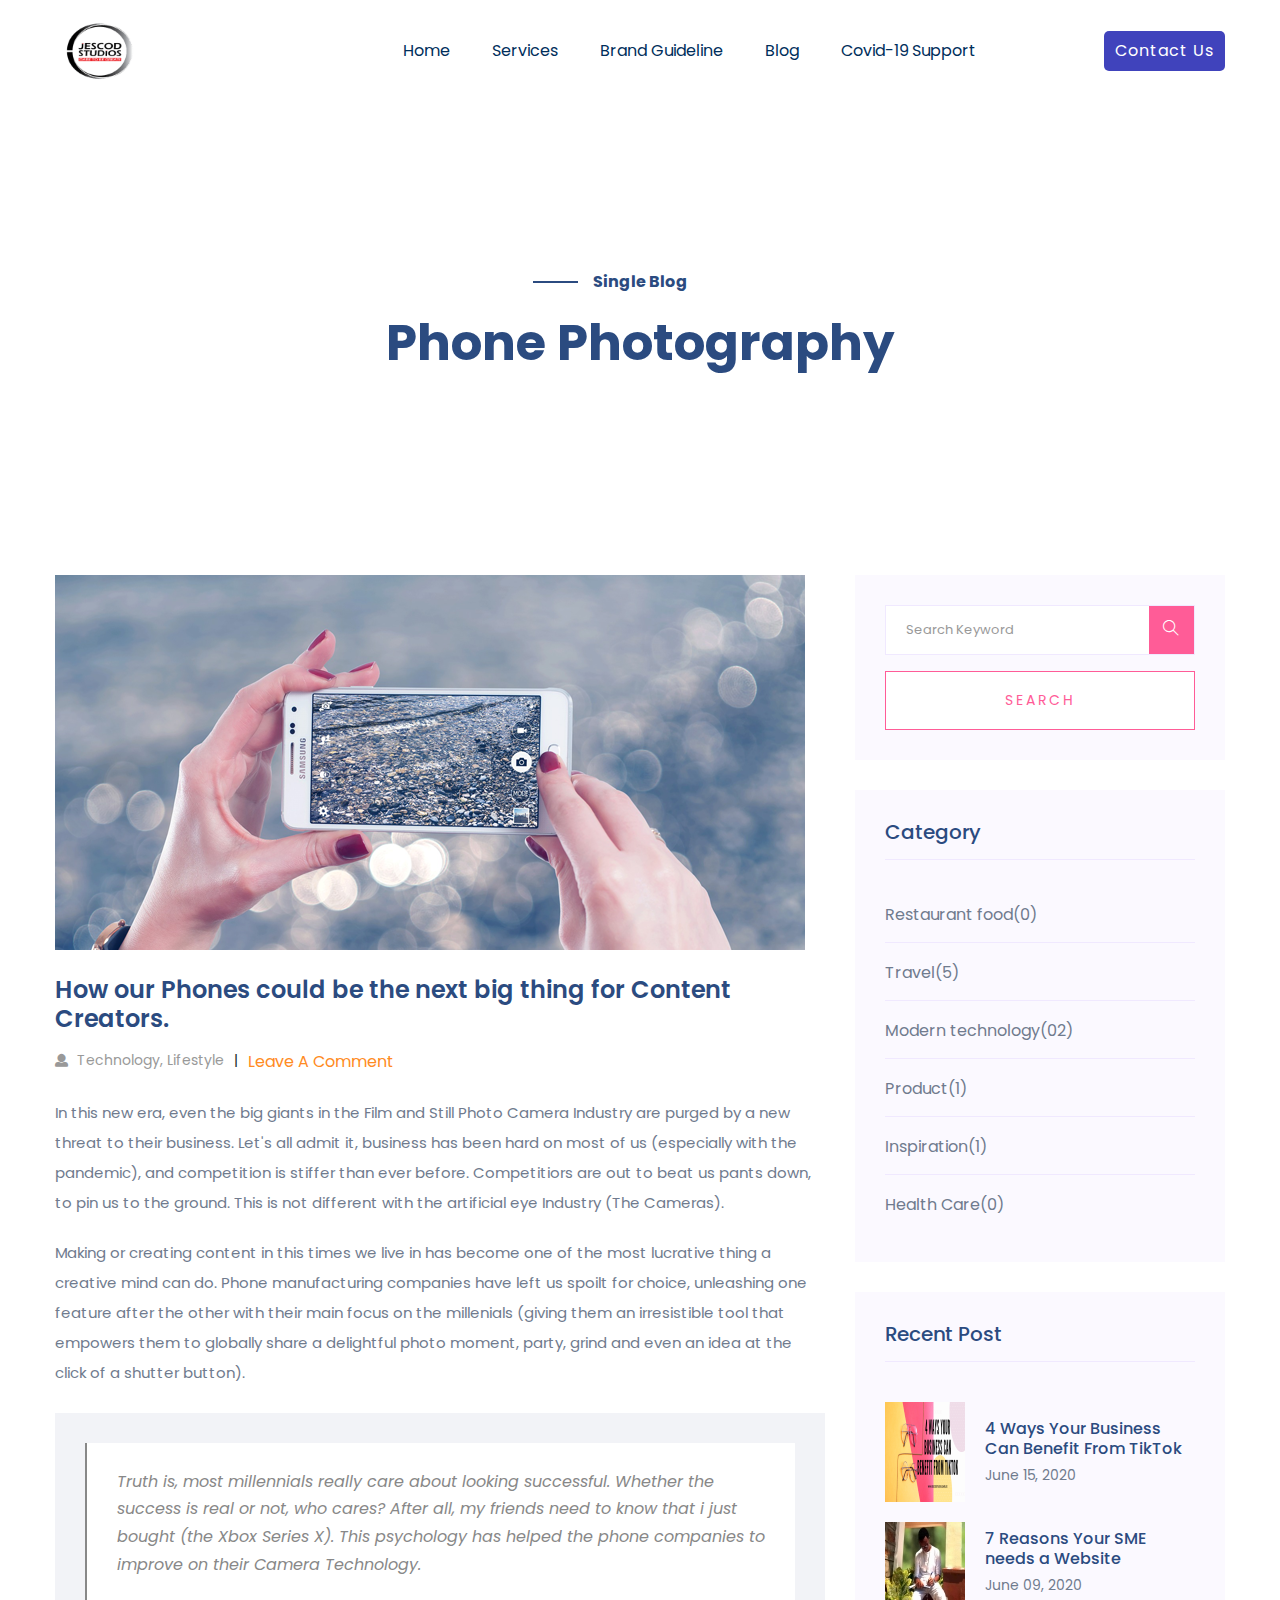
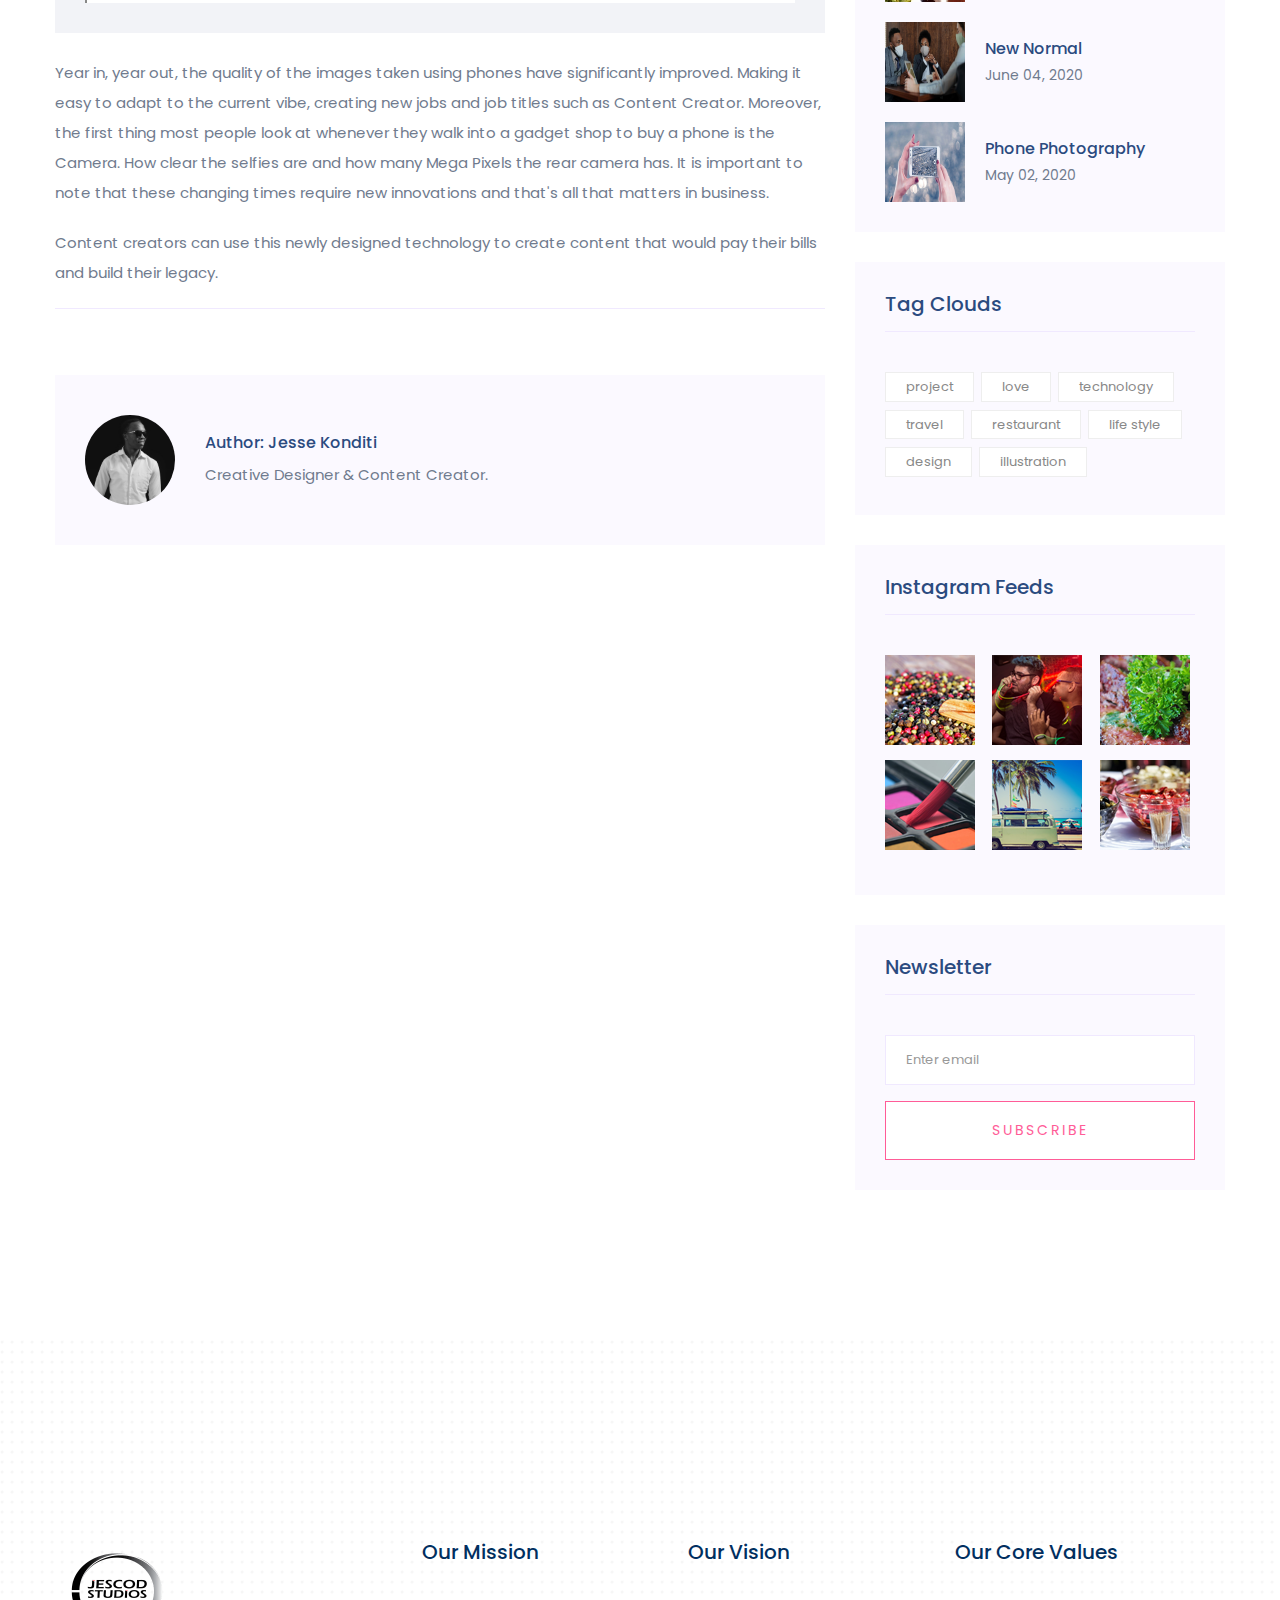
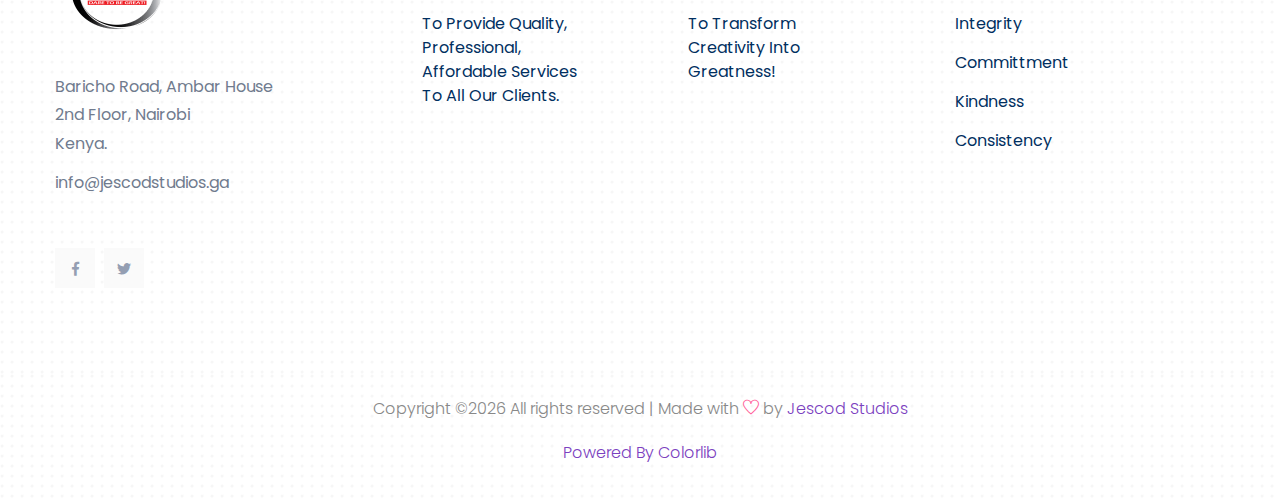
<file: single-blog.html>
<!doctype html>
<html class="no-js" lang="zxx">
    <head>


        <meta charset="utf-8">
        <meta http-equiv="x-ua-compatible" content="ie=edge">
        <title>Jescod Studios-Phone Photography</title>
        <meta name="description" content="">
        <meta name="viewport" content="width=device-width, initial-scale=1">
        <meta name="keywords" content="studios in nairobi, studios in kenya, jescod studios, photo studios in kenya, photo studios in nairobi, studios in south b, studios in baricho road, photography in kenya, photography in nairobi, photographers, content creators in kenya, content creators in nairobi.">
        <meta name="description" content="  Making or creating content in this times we live in has become one of the most lucrative thing a creative mind can do. Phone manufacturing companies have left us spoilt for choice,
          unleashing one feature after the other with their main focus on the millenials (giving them an irresistible tool that empowers them to globally share a delightful photo moment, party, grind and even an idea at the click a shutter button).">
        <meta property="og:title" content="Crafted Adaptation - New Normal">
        <meta property="og:image" content="https://www.jescodstudios.ga/assets/img/blog/single_blog_2.png">
        <meta property="og:description" content="  Making or creating content in this times we live in has become one of the most lucrative thing a creative mind can do. Phone manufacturing companies have left us spoilt for choice,
          unleashing one feature after the other with their main focus on the millenials (giving them an irresistible tool that empowers them to globally share a delightful photo moment, party, grind and even an idea at the click a shutter button).">
        <meta property="og:url" content="https://www.jescodstudios.ga/single-blog.html">

  <!--      <link rel="manifest" href="site.webmanifest">
		<link rel="shortcut icon" type="image/x-icon" href="assets/img/favicon.ico"> -->

		<!-- CSS here -->
            <link rel="stylesheet" href="assets/css/bootstrap.min.css">
            <link rel="stylesheet" href="assets/css/owl.carousel.min.css">
            <link rel="stylesheet" href="assets/css/flaticon.css">
            <link rel="stylesheet" href="assets/css/slicknav.css">
            <link rel="stylesheet" href="assets/css/animate.min.css">
            <link rel="stylesheet" href="assets/css/magnific-popup.css">
            <link rel="stylesheet" href="assets/css/fontawesome-all.min.css">
            <link rel="stylesheet" href="assets/css/themify-icons.css">
            <link rel="stylesheet" href="assets/css/slick.css">
            <link rel="stylesheet" href="assets/css/nice-select.css">
            <link rel="stylesheet" href="assets/css/style.css">
            <!--Favicon-->
                        <link rel="apple-touch-icon" sizes="180x180" href="assets/img/elements/favicon_io/apple-touch-icon.png">
                        <link rel="icon" type="image/png" sizes="32x32" href="assets/img/elements/favicon_io/favicon-32x32.png">
                        <link rel="icon" type="image/png" sizes="16x16" href="assets/img/elements/favicon_io/favicon-16x16.png">
                        <link rel="manifest" href="assets/img/elements/favicon_io/site.webmanifest">

            <!--End Of Favicon-->

            <!-- Global site tag (gtag.js) - Google Analytics -->
      <script async src="https://www.googletagmanager.com/gtag/js?id=UA-159226225-1"></script>
      <script>
        window.dataLayer = window.dataLayer || [];
        function gtag(){dataLayer.push(arguments);}
        gtag('js', new Date());

        gtag('config', 'UA-159226225-1');
      </script>

   </head>

   <body>

    <!-- Preloader Start -->
<!--    <div id="preloader-active">
        <div class="preloader d-flex align-items-center justify-content-center">
            <div class="preloader-inner position-relative">
                <div class="preloader-circle"></div>
                <div class="preloader-img pere-text">
                    <img src="assets/img/logo/Jescod-Studios-Preloader.png" alt="">
                </div>
            </div>
        </div>
    </div> -->
    <!-- Preloader Start -->

    <header>
        <!-- Header Start -->
       <div class="header-area header-transparrent ">
            <div class="main-header header-sticky">
                <div class="container">
                    <div class="row align-items-center">
                        <!-- Logo -->
                        <div class="col-xl-2 col-lg-2 col-md-1">
                            <div class="logo">
                                <a href="index"><img src="assets/img/logo/logo.png" alt=""></a>
                            </div>
                        </div>
                        <div class="col-xl-8 col-lg-8 col-md-8">
                            <!-- Main-menu -->
                            <div class="main-menu f-right d-none d-lg-block">
                                <nav>
                                    <ul id="navigation">
                                        <li><a href="index"> Home</a></li>
                                    <!--    <li><a href="about.html">About Us</a></li>  -->
                                        <li><a href="services">Services</a></li>
                                        <li><a href="assets/img/logo/Jescod Brand Guideline Business Presentation.pdf" alt="">Brand Guideline</a></li>
                                    <li><a href="blog">Blog</a>
                                      <!--    <ul class="submenu">
                                              <li><a href="blog">Blog</a></li>
                                              <li><a href="single-blog">Blog Details</a></li>
                                          </ul> -->
                                        </li>
                                        <li><a href="https://dashboard.flutterwave.com/donate/5pewjfefvqdl">Covid-19 Support</a></li>

                                  <!--      <li><a href="#">Pages</a>
                                            <ul class="submenu">
                                                <li><a href="elements.html">Element</a></li>
                                            </ul>
                                        </li>  -->
                                    </ul>
                                </nav>
                            </div>
                        </div>
                        <div class="col-xl-2 col-lg-2 col-md-3">
                            <div class="header-right-btn f-right d-none d-lg-block">
                                <a href="contact" class="btn header-btn">Contact Us</a>
                            </div>
                        </div>
                        <!-- Mobile Menu -->
                        <div class="col-12">
                            <div class="mobile_menu d-block d-lg-none"></div>
                        </div>
                    </div>
                </div>
            </div>
       </div>
        <!-- Header End -->
    </header>

       <!-- Slider Area Start-->
       <div class="services-area">
         <div class="container">

             <!-- Section-tittle -->
             <div class="row d-flex justify-content-center">
                 <div class="col-lg-8">
                     <div class="section-tittle text-center mb-80">
                         <span>Single Blog</span>
                         <h2>Phone Photography</h2>
                     </div>
                 </div>
             </div>
         </div>
     </div>
     <!-- Slider Area End-->

   <!--================Blog Area =================-->
   <section class="blog_area single-post-area section-padding">
      <div class="container">
         <div class="row">
            <div class="col-lg-8 posts-list">
               <div class="single-post">
                  <div class="feature-img">
                     <img class="img-fluid" src="assets/img/blog/single_blog_2.png" alt="">
                  </div>

                  <div class="blog_details">
                     <h2>How our Phones could be the next big thing for Content Creators.</h2>
                     <ul class="blog-info-link mt-3 mb-4">
                        <li><a href="#"><i class="fa fa-user"></i> Technology, Lifestyle</a></li>
                        <a href="https://www.jescodstudios.ga/single-blog#disqus_thread">Leave A Comment</a>

                  <!--      <li><a href="#"><i class="fa fa-comments"></i> 03 Comments</a></li>  -->
                     </ul>
                     <p class="excert">
                       In this new era, even the big giants in the Film and Still Photo Camera Industry are purged by a new threat to their business.
                       Let's all admit it, business has been hard on most of us (especially with the pandemic), and competition is stiffer than ever before. Competitiors are out to beat us pants down,
                       to pin us to the ground. This is not different with the artificial eye Industry (The Cameras).
                     </p>
                     <p>
                        Making or creating content in this times we live in has become one of the most lucrative thing a creative mind can do. Phone manufacturing companies have left us spoilt for choice,
                        unleashing one feature after the other with their main focus on the millenials (giving them an irresistible tool that empowers them to globally share a delightful photo moment, party, grind and even an idea at the click of a shutter button).
                     </p>
                     <div class="quote-wrapper">
                        <div class="quotes">
                           Truth is, most millennials really care about looking successful. Whether the success is real or not, who cares? After all, my friends need to know that i just bought (the Xbox Series X). This psychology has helped the phone companies to
                           improve on their Camera Technology.
                        </div>
                     </div>
                      <p>
                        Year in, year out, the quality of the images taken using phones have significantly improved. Making it easy to adapt to the current vibe, creating new jobs and job titles such as Content Creator. Moreover,
                        the first thing most people look at whenever they walk into a gadget shop to buy a phone is the Camera. How clear the selfies are and how many Mega Pixels the rear camera has.
                        It is important to note that these changing times require new innovations and that's all that matters in business.
                     </p>
                     <p>
                       Content creators can use this newly designed technology to create content that would pay their bills and build their legacy.
                    </p>
                  </div>
               </div>

               <div class="navigation-top">
                  <div class="d-sm-flex justify-content-between text-center">
                  <!--   <p class="like-info"><span class="align-middle"><i class="fa fa-heart"></i></span> Lily and 4
                        people like this</p>  -->
                     <div class="col-sm-4 text-center my-2 my-sm-0">
                        <!-- <p class="comment-count"><span class="align-middle"><i class="fa fa-comment"></i></span> 06 Comments</p> -->
                     </div>
                     <ul class="social-icons">
                      <!--  <li><a href="https://www.facebook.com/jescodstudios"><i class="fab fa-facebook-f"></i></a></li>
                        <li><a href="https://www.twitter.com/jescodstudios"><i class="fab fa-twitter"></i></a></li>
                        <li><a href="#"><i class="fab fa-dribbble"></i></a></li>
                        <li><a href="#"><i class="fab fa-behance"></i></a></li>  -->
                     </ul>
                                           <!-- AddToAny BEGIN -->
                      <div class="a2a_kit a2a_kit_size_32 a2a_default_style">
                      <a class="a2a_dd" href="https://www.addtoany.com/share"></a>
                      <a class="a2a_button_facebook"></a>
                      <a class="a2a_button_twitter"></a>
                      <a class="a2a_button_email"></a>
                      <a class="a2a_button_whatsapp"></a>
                      <a class="a2a_button_linkedin"></a>
                      <a class="a2a_button_print"></a>
                      </div>
                      <script async src="https://static.addtoany.com/menu/page.js"></script>
                      <!-- AddToAny END -->
                  </div>
            <!--      <div class="navigation-area">
                     <div class="row">
                        <div
                           class="col-lg-6 col-md-6 col-12 nav-left flex-row d-flex justify-content-start align-items-center">
                           <div class="thumb">
                              <a href="#">
                                 <img class="img-fluid" src="assets/img/post/preview.png" alt="">
                              </a>
                           </div>
                           <div class="arrow">
                              <a href="#">
                                 <span class="lnr text-white ti-arrow-left"></span>
                              </a>
                           </div>
                           <div class="detials">
                              <p>Prev Post</p>
                              <a href="#">
                                 <h4>Space The Final Frontier</h4>
                              </a>
                           </div>
                        </div>
                        <div
                           class="col-lg-6 col-md-6 col-12 nav-right flex-row d-flex justify-content-end align-items-center">
                           <div class="detials">
                              <p>Next Post</p>
                              <a href="#">
                                 <h4>Telescopes 101</h4>
                              </a>
                           </div>
                           <div class="arrow">
                              <a href="#">
                                 <span class="lnr text-white ti-arrow-right"></span>
                              </a>
                           </div>
                           <div class="thumb">
                              <a href="#">
                                 <img class="img-fluid" src="assets/img/post/next.png" alt="">
                              </a>
                           </div>
                        </div>
                     </div>
                  </div>  -->
               </div>
               <div class="blog-author">
                  <div class="media align-items-center">
                     <img src="assets/img/blog/author1.JPG" alt="">
                     <div class="media-body">
                        <a href="https://www.jessekonditi.tk">
                           <h4>Author: Jesse Konditi</h4>
                        </a>
                        <p>Creative Designer & Content Creator.</p>
                     </div>
                  </div>
               </div>

    <!--           <div class="comments-area">
                  <h4>05 Comments</h4>
                  <div class="comment-list">
                     <div class="single-comment justify-content-between d-flex">
                        <div class="user justify-content-between d-flex">
                           <div class="thumb">
                              <img src="assets/img/comment/comment_1.png" alt="">
                           </div>
                           <div class="desc">
                              <p class="comment">
                                 Multiply sea night grass fourth day sea lesser rule open subdue female fill which them
                                 Blessed, give fill lesser bearing multiply sea night grass fourth day sea lesser
                              </p>
                              <div class="d-flex justify-content-between">
                                 <div class="d-flex align-items-center">
                                    <h5>
                                       <a href="#">Emilly Blunt</a>
                                    </h5>
                                    <p class="date">December 4, 2017 at 3:12 pm </p>
                                 </div>
                                 <div class="reply-btn">
                                    <a href="#" class="btn-reply text-uppercase">reply</a>
                                 </div>
                              </div>
                           </div>
                        </div>
                     </div>
                  </div>
                  <div class="comment-list">
                     <div class="single-comment justify-content-between d-flex">
                        <div class="user justify-content-between d-flex">
                           <div class="thumb">
                              <img src="assets/img/comment/comment_2.png" alt="">
                           </div>
                           <div class="desc">
                              <p class="comment">
                                 Multiply sea night grass fourth day sea lesser rule open subdue female fill which them
                                 Blessed, give fill lesser bearing multiply sea night grass fourth day sea lesser
                              </p>
                              <div class="d-flex justify-content-between">
                                 <div class="d-flex align-items-center">
                                    <h5>
                                       <a href="#">Emilly Blunt</a>
                                    </h5>
                                    <p class="date">December 4, 2017 at 3:12 pm </p>
                                 </div>
                                 <div class="reply-btn">
                                    <a href="#" class="btn-reply text-uppercase">reply</a>
                                 </div>
                              </div>
                           </div>
                        </div>
                     </div>
                  </div>
                  <div class="comment-list">
                     <div class="single-comment justify-content-between d-flex">
                        <div class="user justify-content-between d-flex">
                           <div class="thumb">
                              <img src="assets/img/comment/comment_3.png" alt="">
                           </div>
                           <div class="desc">
                              <p class="comment">
                                 Multiply sea night grass fourth day sea lesser rule open subdue female fill which them
                                 Blessed, give fill lesser bearing multiply sea night grass fourth day sea lesser
                              </p>
                              <div class="d-flex justify-content-between">
                                 <div class="d-flex align-items-center">
                                    <h5>
                                       <a href="#">Emilly Blunt</a>
                                    </h5>
                                    <p class="date">December 4, 2017 at 3:12 pm </p>
                                 </div>
                                 <div class="reply-btn">
                                    <a href="#" class="btn-reply text-uppercase">reply</a>
                                 </div>
                              </div>
                           </div>
                        </div>
                     </div>
                  </div>
               </div>  -->
               <!--Infolinks In Article Code-->
                                       <input type="hidden" name="IL_IN_ARTICLE">
               <!--End of infolinks In Article Code-->


               <!--Disqus Comment Section Start -->
                                     <div id="disqus_thread"></div>
                                     <script>

                                     /**
                                     *  RECOMMENDED CONFIGURATION VARIABLES: EDIT AND UNCOMMENT THE SECTION BELOW TO INSERT DYNAMIC VALUES FROM YOUR PLATFORM OR CMS.
                                     *  LEARN WHY DEFINING THESE VARIABLES IS IMPORTANT: https://disqus.com/admin/universalcode/#configuration-variables*/

                                     var disqus_config = function () {
                                     this.page.url = 'https://www.jescodstudios.ga/single-blog';  // Replace PAGE_URL with your page's canonical URL variable
                                     this.page.identifier = '/single-blog'; // Replace PAGE_IDENTIFIER with your page's unique identifier variable
                                     };

                                     (function() { // DON'T EDIT BELOW THIS LINE
                                     var d = document, s = d.createElement('script');
                                     s.src = 'https://jescodstudiosblog.disqus.com/embed.js';
                                     s.setAttribute('data-timestamp', +new Date());
                                     (d.head || d.body).appendChild(s);
                                     })();
                                     </script>
                                     <noscript>Please enable JavaScript to view the <a href="https://disqus.com/?ref_noscript">comments powered by Disqus.</a></noscript>

               <!--Disqus Comment Section Start -->









  <!--         <div class="comment-form">
                  <h4>Leave a Reply For This Article...</h4>
                  <form action="success" method="POST" data-netlify="true">
                     <div class="row">
                        <div class="col-12">
                           <div class="form-group">
                              <textarea class="form-control w-100" cols="30" rows="9"
                                 placeholder="Write Comment" name="comment"></textarea>
                           </div>
                        </div>
                        <div class="col-sm-6">
                           <div class="form-group">
                              <input class="form-control" type="text" placeholder="Name"  name="name" >
                           </div>
                        </div>
                        <div class="col-sm-6">
                           <div class="form-group">
                              <input class="form-control" type="email" placeholder="Email" name="email">
                           </div>
                        </div>
                        <div class="col-12">
                           <div class="form-group">
                              <input class="form-control" type="text" placeholder="Website" name="website">
                           </div>
                        </div>
                     </div>
                     <div class="form-group">
                        <button type="submit" class="button button-contactForm btn_1 boxed-btn">Send Message</button>
                     </div>
                  </form>
               </div>  -->




            </div>
            <div class="col-lg-4">
               <div class="blog_right_sidebar">
                  <aside class="single_sidebar_widget search_widget">
                     <form action="#">
                        <div class="form-group">
                           <div class="input-group mb-3">
                              <input type="text" class="form-control" placeholder='Search Keyword'
                                 onfocus="this.placeholder = ''" onblur="this.placeholder = 'Search Keyword'">
                              <div class="input-group-append">
                                 <button class="btns" type="button"><i class="ti-search"></i></button>
                              </div>
                           </div>
                        </div>
                        <button class="button rounded-0 primary-bg text-white w-100 btn_1 boxed-btn"
                           type="submit">Search</button>
                     </form>
                  </aside>
                  <aside class="single_sidebar_widget post_category_widget">
                      <h4 class="widget_title">Category</h4>
                      <ul class="list cat-list">
                          <li>
                              <a href="" class="d-flex">
                                  <p>Restaurant food</p>
                                  <p>(0)</p>
                              </a>
                          </li>
                          <li>
                              <a href="" class="d-flex">
                                  <p>Travel</p>
                                  <p>(5)</p>
                              </a>
                          </li>
                          <li>
                              <a href="" class="d-flex">
                                  <p>Modern technology</p>
                                  <p>(02)</p>
                              </a>
                          </li>
                          <li>
                              <a href="" class="d-flex">
                                  <p>Product</p>
                                  <p>(1)</p>
                              </a>
                          </li>
                          <li>
                              <a href="" class="d-flex">
                                  <p>Inspiration</p>
                                  <p>(1)</p>
                              </a>
                          </li>
                          <li>
                              <a href="" class="d-flex">
                                  <p>Health Care</p>
                                  <p>(0)</p>
                              </a>
                          </li>
                      </ul>
                  </aside>
                  <aside class="single_sidebar_widget popular_post_widget">
                      <h3 class="widget_title">Recent Post</h3>

                      <div class="media post_item">
                          <img src="assets/img/post/tiktok.png" alt="post">
                          <div class="media-body">
                              <a href="4-business-benefits-of-tiktok">
                                  <h3>4 Ways Your Business Can Benefit From TikTok</h3>
                              </a>
                              <p>June 15, 2020</p>
                          </div>
                      </div>

                      <div class="media post_item">
                          <img src="assets/img/post/website.jpg" alt="post">
                          <div class="media-body">
                              <a href="7-reasons-your-business-needs-a-website">
                                  <h3>7 Reasons Your SME needs a Website</h3>
                              </a>
                              <p>June 09, 2020</p>
                          </div>
                      </div>


                      <div class="media post_item">
                          <img src="assets/img/post/single_blog_3.png" alt="post">
                          <div class="media-body">
                              <a href="new-normal">
                                  <h3>New Normal</h3>
                              </a>
                              <p>June 04, 2020</p>
                          </div>
                      </div>

                      <div class="media post_item">
                          <img src="assets/img/post/single_blog_2.png" alt="post">
                          <div class="media-body">
                              <a href="single-blog">
                                  <h3>Phone Photography</h3>
                              </a>
                              <p>May 02, 2020</p>
                          </div>
                      </div>

            <!--           <div class="media post_item">
                          <img src="assets/img/post/single_blog_5.png" alt="post">
                          <div class="media-body">
                              <a href="single-blog">
                                  <h3>Santa Gloriousness</h3>
                              </a>
                              <p>December 25, 2019</p>
                          </div>
                      </div>
                     <div class="media post_item">
                          <img src="assets/img/post/post_4.png" alt="post">
                          <div class="media-body">
                              <a href="single-blog">
                                  <h3>Asteroids telescope</h3>
                              </a>
                              <p>February 12, 2020</p>
                          </div>
                      </div>  -->
                  </aside>
                  <aside class="single_sidebar_widget tag_cloud_widget">
                      <h4 class="widget_title">Tag Clouds</h4>
                      <ul class="list">
                          <li>
                              <a href="">project</a>
                          </li>
                          <li>
                              <a href="">love</a>
                          </li>
                          <li>
                              <a href="">technology</a>
                          </li>
                          <li>
                              <a href="">travel</a>
                          </li>
                          <li>
                              <a href="">restaurant</a>
                          </li>
                          <li>
                              <a href="">life style</a>
                          </li>
                          <li>
                              <a href="">design</a>
                          </li>
                          <li>
                              <a href="">illustration</a>
                          </li>
                      </ul>
                  </aside>
                  <aside class="single_sidebar_widget instagram_feeds">
                     <h4 class="widget_title">Instagram Feeds</h4>
                     <ul class="instagram_row flex-wrap">
                        <li>
                           <a href="https://www.instagram.com/jescod_studios" target="_blank">
                              <img class="img-fluid" src="assets/img/post/post_5.png" alt="">
                           </a>
                        </li>
                        <li>
                           <a href="https://www.instagram.com/jescod_studios" target="_blank">
                              <img class="img-fluid" src="assets/img/post/post_6.png" alt="">
                           </a>
                        </li>
                        <li>
                           <a href="https://www.instagram.com/jescod_studios" target="_blank">
                              <img class="img-fluid" src="assets/img/post/post_7.png" alt="">
                           </a>
                        </li>
                        <li>
                           <a href="https://www.instagram.com/jescod_studios" target="_blank">
                              <img class="img-fluid" src="assets/img/post/post_8.png" alt="">
                           </a>
                        </li>
                        <li>
                           <a href="https://www.instagram.com/jescod_studios" target="_blank">
                              <img class="img-fluid" src="assets/img/post/post_9.png" alt="">
                           </a>
                        </li>
                        <li>
                           <a href="https://www.instagram.com/jescod_studios" target="_blank">
                              <img class="img-fluid" src="assets/img/post/post_10.png" alt="">
                           </a>
                        </li>
                     </ul>
                  </aside>
                  <aside class="single_sidebar_widget newsletter_widget">
                     <h4 class="widget_title">Newsletter</h4>
                     <form action="success" method="POST" data-netlify="true">
                        <div class="form-group">
                           <input name="email" type="email" class="form-control" onfocus="this.placeholder = ''"
                              onblur="this.placeholder = 'Enter email'" placeholder='Enter email' required>
                        </div>
                        <button class="button rounded-0 primary-bg text-white w-100 btn_1 boxed-btn"
                           type="submit">Subscribe</button>
                     </form>
                  </aside>
               </div>
            </div>
         </div>
      </div>
   </section>
   <!--================ Blog Area end =================-->

   <footer>

       <!-- Footer Start-->
      <div class="footer-main" data-background="assets/img/shape/footer_bg.png">
        <div class="footer-area footer-padding">
            <div class="container">
                <div class="row d-flex justify-content-between">
                    <div class="col-lg-3 col-md-4 col-sm-8">
                       <div class="single-footer-caption mb-50">
                         <div class="single-footer-caption mb-30">
                              <!-- logo -->
                             <div class="footer-logo">
                                 <a href="index"><img src="assets/img/logo/logo2_footer.png" alt=""></a>
                             </div>
                             <div class="footer-tittle">
                                 <div class="footer-pera">
                                     <p class="info1">Baricho Road, Ambar House <br>2nd Floor, Nairobi <br>Kenya.</p>
                                     <p class="info2">info@jescodstudios.ga</p>
                                </div>
                             </div>
                             <div class="footer-social">
                                <a href="https://www.facebook.com/jescodstudios" target="_blank"><i class="fab fa-facebook-f"></i></a>
                                <a href="https://twitter.com/jescodstudios" target="_blank"><i class="fab fa-twitter"></i></a>
                            <!--    <a href="#"><i class="fas fa-globe"></i></a>
                                <a href="#"><i class="fab fa-behance"></i></a>  -->
                            </div>
                         </div>
                       </div>
                    </div>
                    <div class="col-lg-2 col-md-4 col-sm-5">
                        <div class="single-footer-caption mb-50">
                          <div class="footer-tittle">
                              <h4>Our Mission</h4>
                              <ul>
                                  <li>To Provide Quality, Professional, Affordable Services To All Our Clients.</li>
                              </ul>
                          </div>
                        </div>
                    </div>
                    <div class="col-lg-2 col-md-4 col-sm-7">
                        <div class="single-footer-caption mb-50">
                            <div class="footer-tittle">
                                <h4>Our Vision</h4>
                                <ul>
                                    <li>To Transform Creativity
                                    Into Greatness!</li>
                                </ul>
                            </div>
                        </div>
                    </div>
                    <div class="col-lg-3 col-md-4 col-sm-5">
                        <div class="single-footer-caption mb-50">
                            <div class="footer-tittle">
                                <h4>Our Core Values</h4>
                                <ul>
                                  <li>Integrity</li>
                                  <li>Committment</li>
                                  <li>Kindness</li>
                                 <li>Consistency</li>

                             </ul>
                            </div>
                        </div>
                    </div>
                </div>
            </div>
        </div>
        <!-- footer-bottom aera -->
        <div class="footer-bottom-area footer-bg">
            <div class="container">
                <div class="footer-border">
                     <div class="row d-flex align-items-center">
                         <div class="col-xl-12 ">
                             <div class="footer-copy-right text-center">
                                 <p><!-- Link back to Colorlib can't be removed. Template is licensed under CC BY 3.0. -->
  Copyright &copy;<script>document.write(new Date().getFullYear());</script> All rights reserved | Made with <i class="ti-heart" aria-hidden="true"></i> by <a href="https://www.jessekonditi.tk" target="_blank">Jescod Studios</a><p><a href="https://colorlib.com" target="_blank">Powered By Colorlib</a></p>
  <p></p>
  <!-- Link back to Colorlib can't be removed. Template is licensed under CC BY 3.0. --></p>
                             </div>
                         </div>
                     </div>
                </div>
            </div>
        </div>
      </div>
       <!-- Footer End-->

   </footer>

	<!-- JS here -->

		<!-- All JS Custom Plugins Link Here here -->
        <script src="./assets/js/vendor/modernizr-3.5.0.min.js"></script>
		<!-- Jquery, Popper, Bootstrap -->
		<script src="./assets/js/vendor/jquery-1.12.4.min.js"></script>
        <script src="./assets/js/popper.min.js"></script>
        <script src="./assets/js/bootstrap.min.js"></script>
	    <!-- Jquery Mobile Menu -->
        <script src="./assets/js/jquery.slicknav.min.js"></script>

		<!-- Jquery Slick , Owl-Carousel Plugins -->
        <script src="./assets/js/owl.carousel.min.js"></script>
        <script src="./assets/js/slick.min.js"></script>
        <!-- Date Picker -->
        <script src="./assets/js/gijgo.min.js"></script>
		<!-- One Page, Animated-HeadLin -->
        <script src="./assets/js/wow.min.js"></script>
		<script src="./assets/js/animated.headline.js"></script>
        <script src="./assets/js/jquery.magnific-popup.js"></script>

		<!-- Scrollup, nice-select, sticky -->
        <script src="./assets/js/jquery.scrollUp.min.js"></script>
        <script src="./assets/js/jquery.nice-select.min.js"></script>
		<script src="./assets/js/jquery.sticky.js"></script>

        <!-- contact js -->
        <script src="./assets/js/contact.js"></script>
        <script src="./assets/js/jquery.form.js"></script>
        <script src="./assets/js/jquery.validate.min.js"></script>
        <script src="./assets/js/mail-script.js"></script>
        <script src="./assets/js/jquery.ajaxchimp.min.js"></script>

		<!-- Jquery Plugins, main Jquery -->
        <script src="./assets/js/plugins.js"></script>
        <script src="./assets/js/main.js"></script>

        <!--Disqus Comment Count-->
        <script id="dsq-count-scr" src="//jescodstudiosblog.disqus.com/count.js" async></script>

        <!--Infolinks Ad-->
        <script type="text/javascript"> var infolinks_pid = 3265266; var infolinks_wsid = 0; </script> <script type="text/javascript" src="//resources.infolinks.com/js/infolinks_main.js"></script>
        <!--Infolinks Ad End-->
    </body>
</html>
</file>
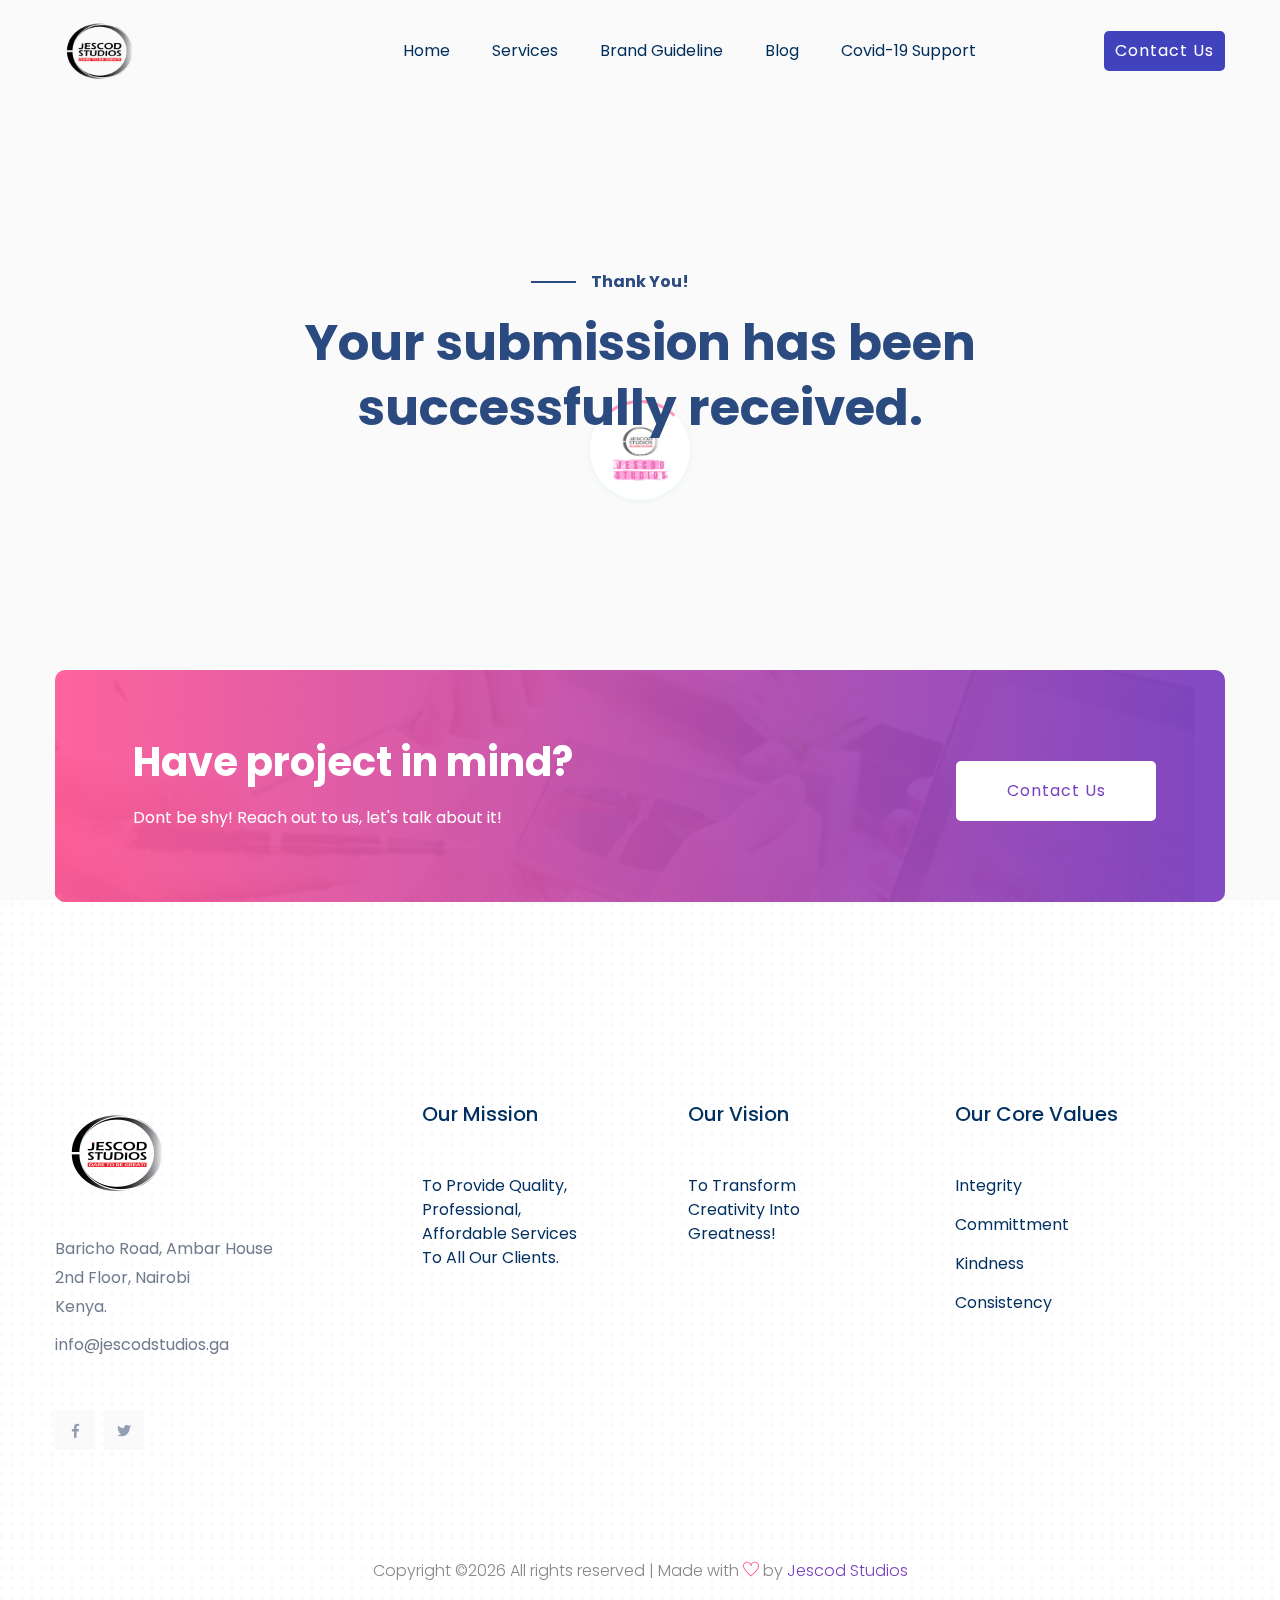
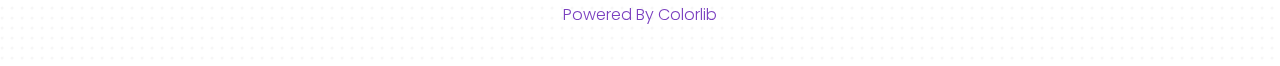
<file: success.html>
<!doctype html>
<html class="no-js" lang="zxx">
    <head>
        <meta charset="utf-8">
        <meta http-equiv="x-ua-compatible" content="ie=edge">
        <title>Jescod Studios-Success</title>
        <meta name="description" content="">
        <meta name="viewport" content="width=device-width, initial-scale=1">
        <meta name="keywords" content="studios in nairobi, studios in kenya, jescod studios, photo studios in kenya, photo studios in nairobi, studios in south b, studios in baricho road, photography in kenya, photography in nairobi, photographers, content creators in kenya, content creators in nairobi.">
        <meta name="description" content="Specialists in professional photography, video production, graphics designs, web development, all video editing services and professional voice overs.">

  <!--      <link rel="manifest" href="site.webmanifest">
		<link rel="shortcut icon" type="image/x-icon" href="assets/img/favicon.ico"> -->

		<!-- CSS here -->
            <link rel="stylesheet" href="assets/css/bootstrap.min.css">
            <link rel="stylesheet" href="assets/css/owl.carousel.min.css">
            <link rel="stylesheet" href="assets/css/flaticon.css">
            <link rel="stylesheet" href="assets/css/slicknav.css">
            <link rel="stylesheet" href="assets/css/animate.min.css">
            <link rel="stylesheet" href="assets/css/magnific-popup.css">
            <link rel="stylesheet" href="assets/css/fontawesome-all.min.css">
            <link rel="stylesheet" href="assets/css/themify-icons.css">
            <link rel="stylesheet" href="assets/css/slick.css">
            <link rel="stylesheet" href="assets/css/nice-select.css">
            <link rel="stylesheet" href="assets/css/style.css">

            <!--Favicon-->
                        <link rel="apple-touch-icon" sizes="180x180" href="assets/img/elements/favicon_io/apple-touch-icon.png">
                        <link rel="icon" type="image/png" sizes="32x32" href="assets/img/elements/favicon_io/favicon-32x32.png">
                        <link rel="icon" type="image/png" sizes="16x16" href="assets/img/elements/favicon_io/favicon-16x16.png">
                        <link rel="manifest" href="assets/img/elements/favicon_io/site.webmanifest">

            <!--End Of Favicon-->
   </head>

   <body>

    <!-- Preloader Start -->
    <div id="preloader-active">
        <div class="preloader d-flex align-items-center justify-content-center">
            <div class="preloader-inner position-relative">
                <div class="preloader-circle"></div>
                <div class="preloader-img pere-text">
                    <img src="assets/img/logo/Jescod-Studios-Preloader.png" alt="">
                </div>
            </div>
        </div>
    </div>
    <!-- Preloader Start -->

    <header>
        <!-- Header Start -->
       <div class="header-area header-transparrent ">
            <div class="main-header header-sticky">
                <div class="container">
                    <div class="row align-items-center">
                        <!-- Logo -->
                        <div class="col-xl-2 col-lg-2 col-md-1">
                            <div class="logo">
                                <a href="index"><img src="assets/img/logo/logo.png" alt=""></a>
                            </div>
                        </div>
                        <div class="col-xl-8 col-lg-8 col-md-8">
                            <!-- Main-menu -->
                            <div class="main-menu f-right d-none d-lg-block">
                                <nav>
                                    <ul id="navigation">
                                        <li><a href="index"> Home</a></li>
                                    <!--    <li><a href="about.html">About Us</a></li>  -->
                                        <li><a href="services">Services</a></li>
                                        <li><a href="assets/img/logo/Jescod Brand Guideline Business Presentation.pdf" alt="">Brand Guideline</a></li>

                                        <li><a href="blog">Blog</a>
                                          <!--    <ul class="submenu">
                                                  <li><a href="blog">Blog</a></li>
                                                  <li><a href="single-blog">Blog Details</a></li>
                                              </ul> -->
                                            </li>
                                            <li><a href="https://dashboard.flutterwave.com/donate/5pewjfefvqdl">Covid-19 Support</a></li>

                                <!--    <li><a href="#">Pages</a>
                                            <ul class="submenu">
                                                <li><a href="elements.html">Element</a></li>
                                            </ul>
                                        </li>  -->
                                    </ul>
                                </nav>
                            </div>
                        </div>
                        <div class="col-xl-2 col-lg-2 col-md-3">
                            <div class="header-right-btn f-right d-none d-lg-block">
                                <a href="contact" class="btn header-btn">Contact Us</a>
                            </div>
                        </div>
                        <!-- Mobile Menu -->
                        <div class="col-12">
                            <div class="mobile_menu d-block d-lg-none"></div>
                        </div>
                    </div>
                </div>
            </div>
       </div>
        <!-- Header End -->
    </header>

    <!-- Slider Area Start-->
    <div class="services-area">
        <div class="container">
            <!-- Section-tittle -->
            <div class="row d-flex justify-content-center">
                <div class="col-lg-8">
                    <div class="section-tittle text-center mb-80">
                        <span>Thank You!</span>
                        <h2>Your submission has been successfully received.</h2>
                    </div>
                </div>
            </div>
        </div>
    </div>
    <!-- Slider Area End-->

    <!-- ================ contact section start ================= -->
  <!--  <section class="contact-section">
            <div class="container">
                <div class="row">
                    <div class="col-12">
                        <h2 class="contact-title">Get in Touch</h2>
                    </div>
                    <div class="col-lg-8">
                        <form class="form-contact contact_form" action="#" method="POST" data-netlify="true">
                            <div class="row">
                                <div class="col-12">
                                    <div class="form-group">
                                        <textarea class="form-control w-100" cols="30" rows="9" placeholder=" Enter Message"  name="message" ></textarea>
                                    </div>
                                </div>
                                <div class="col-sm-6">
                                    <div class="form-group">
                                        <input class="form-control valid"  type="text" placeholder="Enter your name" name="name">
                                    </div>
                                </div>
                                <div class="col-sm-6">
                                    <div class="form-group">
                                        <input class="form-control valid"  type="email" placeholder="Email" name="email">
                                    </div>
                                </div>
                                <div class="col-12">
                                    <div class="form-group">
                                        <input class="form-control" type="text" placeholder="Enter Subject" name="subject">
                                    </div>
                                </div>
                            </div>
                            <div class="form-group mt-3">
                                <button type="submit" class="button button-contactForm boxed-btn">Send</button>
                            </div>
                        </form>
                    </div>
                    <div class="col-lg-3 offset-lg-1">
                        <div class="media contact-info">
                            <span class="contact-info__icon"><i class="ti-home"></i></span>
                            <div class="media-body">
                                <h3>Baricho Road, Nairobi.</h3>
                                <p>Ambar House, 2nd Floor</p>
                            </div>
                        </div>
                        <div class="media contact-info">
                            <span class="contact-info__icon"><i class="ti-tablet"></i></span>
                            <div class="media-body">
                                <h3>+254 701 791 841</h3>
                                <p>Mon to Fri 8am to 6pm</p>
                            </div>
                        </div>
                        <div class="media contact-info">
                            <span class="contact-info__icon"><i class="ti-email"></i></span>
                            <div class="media-body">
                                <h3>info@jescodstudios.ga</h3>
                                <p>Send us your query anytime!</p>
                            </div>
                        </div>

                    </div>
                </div>
                <div class="d-none d-sm-block mb-5 pb-4">
                    <div id="map" style="height: 480px; position: relative; overflow: hidden;"><iframe src="https://www.google.com/maps/embed?pb=!1m18!1m12!1m3!1d3988.7886217850873!2d36.82401931410108!3d-1.3017436360087888!2m3!1f0!2f0!3f0!3m2!1i1024!2i768!4f13.1!3m3!1m2!1s0x182f11277961f2ff%3A0x935620247ad9667c!2sJescod%20Studios!5e0!3m2!1sen!2ske!4v1590916049145!5m2!1sen!2ske" width="600" height="450" frameborder="0" style="border:0;" allowfullscreen="" aria-hidden="false" tabindex="0"></iframe></div>


                </div>
            </div>

        </section>  -->

    <!-- ================ contact section end ================= -->

         <!-- have-project Start-->
         <div class="have-project">
            <div class="container">

                <div class="haveAproject"  data-background="assets/img/team/have.jpg">
                    <div class="row d-flex align-items-center">
                        <div class="col-xl-7 col-lg-9 col-md-12">
                            <div class="wantToWork-caption">
                                <h2>Have project in mind?</h2>
                                <p>Dont be shy! Reach out to us, let's talk about it!</p>
                            </div>
                        </div>
                        <div class="col-xl-5 col-lg-3 col-md-12">
                           <div class="wantToWork-btn f-right">
                                <a href="contact" class="btn btn-ans">Contact Us</a>
                           </div>
                        </div>
                    </div>
                </div>

            </div>
        </div>
        <!-- have-project End -->

    </main>
   <footer>

       <!-- Footer Start-->
      <div class="footer-main" data-background="assets/img/shape/footer_bg.png">
        <div class="footer-area footer-padding">
            <div class="container">
                <div class="row d-flex justify-content-between">
                    <div class="col-lg-3 col-md-4 col-sm-8">
                       <div class="single-footer-caption mb-50">
                         <div class="single-footer-caption mb-30">
                              <!-- logo -->
                             <div class="footer-logo">
                                 <a href="index"><img src="assets/img/logo/logo2_footer.png" alt=""></a>
                             </div>
                             <div class="footer-tittle">
                                 <div class="footer-pera">
                                     <p class="info1">Baricho Road, Ambar House <br>2nd Floor, Nairobi <br>Kenya.</p>
                                     <p class="info2">info@jescodstudios.ga</p>
                                </div>
                             </div>
                             <div class="footer-social">
                                <a href="https://www.facebook.com/jescodstudios" target="_blank"><i class="fab fa-facebook-f"></i></a>
                                <a href="https://twitter.com/jescodstudios" target="_blank"><i class="fab fa-twitter"></i></a>
                            <!--    <a href="#"><i class="fas fa-globe"></i></a>
                                <a href="#"><i class="fab fa-behance"></i></a>  -->
                            </div>
                         </div>
                       </div>
                    </div>
                    <div class="col-lg-2 col-md-4 col-sm-5">
                        <div class="single-footer-caption mb-50">
                          <div class="footer-tittle">
                              <h4>Our Mission</h4>
                              <ul>
                                  <li>To Provide Quality, Professional, Affordable Services To All Our Clients.</li>
                              </ul>
                          </div>
                        </div>
                    </div>
                    <div class="col-lg-2 col-md-4 col-sm-7">
                        <div class="single-footer-caption mb-50">
                            <div class="footer-tittle">
                                <h4>Our Vision</h4>
                                <ul>
                                    <li>To Transform Creativity
                                    Into Greatness!</li>
                                </ul>
                            </div>
                        </div>
                    </div>
                    <div class="col-lg-3 col-md-4 col-sm-5">
                        <div class="single-footer-caption mb-50">
                            <div class="footer-tittle">
                                <h4>Our Core Values</h4>
                                <ul>
                                  <li>Integrity</li>
                                  <li>Committment</li>
                                  <li>Kindness</li>
                                 <li>Consistency</li>

                             </ul>
                            </div>
                        </div>
                    </div>
                </div>
            </div>
        </div>
        <!-- footer-bottom aera -->
        <div class="footer-bottom-area footer-bg">
            <div class="container">
                <div class="footer-border">
                     <div class="row d-flex align-items-center">
                         <div class="col-xl-12 ">
                             <div class="footer-copy-right text-center">
                                 <p><!-- Link back to Colorlib can't be removed. Template is licensed under CC BY 3.0. -->
   Copyright &copy;<script>document.write(new Date().getFullYear());</script> All rights reserved | Made with <i class="ti-heart" aria-hidden="true"></i> by <a href="https://www.jessekonditi.tk" target="_blank">Jescod Studios</a><p><a href="https://colorlib.com" target="_blank">Powered By Colorlib</a></p>
   <p></p>
   <!-- Link back to Colorlib can't be removed. Template is licensed under CC BY 3.0. --></p>
                             </div>
                         </div>
                     </div>
                </div>
            </div>
        </div>
      </div>
       <!-- Footer End-->

   </footer>

   <!-- JS here -->

    <!-- All JS Custom Plugins Link Here here -->
        <script src="./assets/js/vendor/modernizr-3.5.0.min.js"></script>
    <!-- Jquery, Popper, Bootstrap -->
    <script src="./assets/js/vendor/jquery-1.12.4.min.js"></script>
        <script src="./assets/js/popper.min.js"></script>
        <script src="./assets/js/bootstrap.min.js"></script>
      <!-- Jquery Mobile Menu -->
        <script src="./assets/js/jquery.slicknav.min.js"></script>

    <!-- Jquery Slick , Owl-Carousel Plugins -->
        <script src="./assets/js/owl.carousel.min.js"></script>
        <script src="./assets/js/slick.min.js"></script>
        <!-- Date Picker -->
        <script src="./assets/js/gijgo.min.js"></script>
    <!-- One Page, Animated-HeadLin -->
        <script src="./assets/js/wow.min.js"></script>
    <script src="./assets/js/animated.headline.js"></script>
        <script src="./assets/js/jquery.magnific-popup.js"></script>

    <!-- Scrollup, nice-select, sticky -->
        <script src="./assets/js/jquery.scrollUp.min.js"></script>
        <script src="./assets/js/jquery.nice-select.min.js"></script>
    <script src="./assets/js/jquery.sticky.js"></script>

        <!-- contact js -->
        <script src="./assets/js/contact.js"></script>
        <script src="./assets/js/jquery.form.js"></script>
        <script src="./assets/js/jquery.validate.min.js"></script>
        <script src="./assets/js/mail-script.js"></script>
        <script src="./assets/js/jquery.ajaxchimp.min.js"></script>

    <!-- Jquery Plugins, main Jquery -->
        <script src="./assets/js/plugins.js"></script>
        <script src="./assets/js/main.js"></script>

    </body>
   </html>
</file>
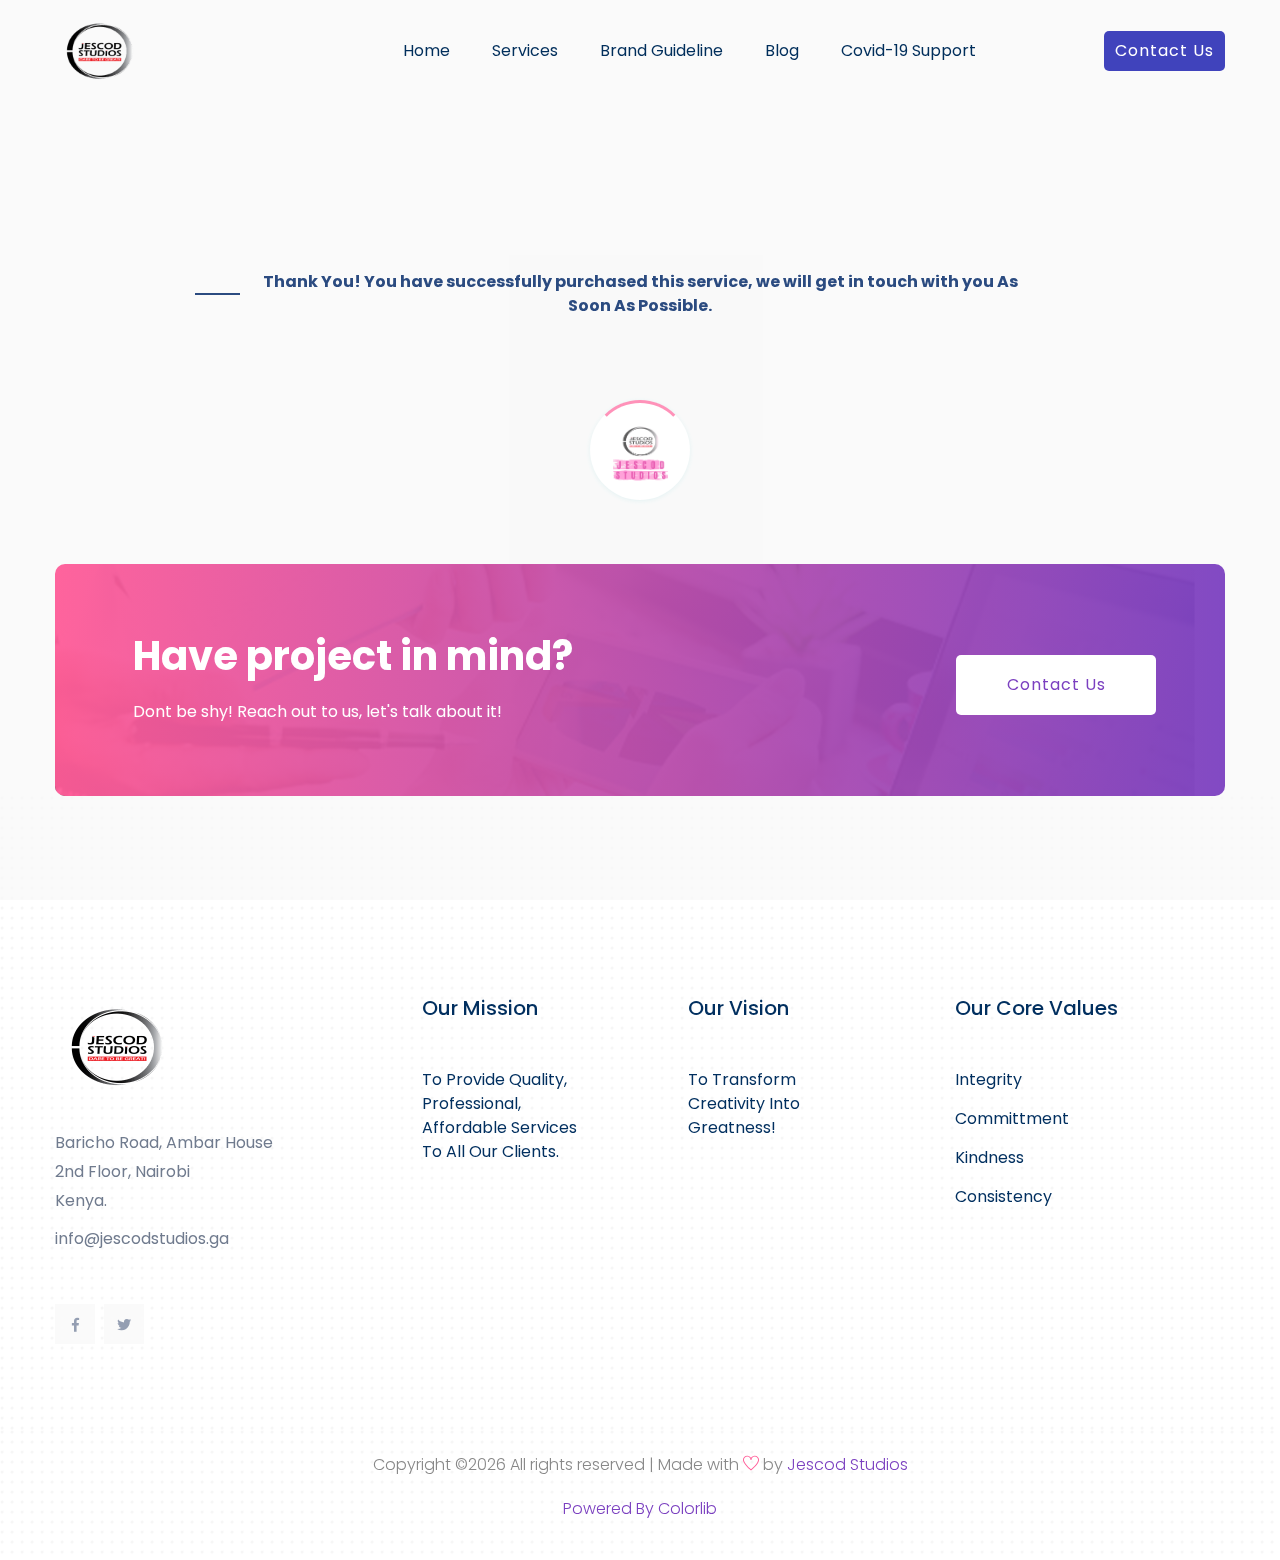
<file: thankyou.html>
<!doctype html>
<html class="no-js" lang="zxx">
    <head>
        <meta charset="utf-8">
        <meta http-equiv="x-ua-compatible" content="ie=edge">
        <title>Jescod Studios-Thank You</title>
        <meta name="description" content="">
        <meta name="viewport" content="width=device-width, initial-scale=1">
        <meta name="keywords" content="studios in nairobi, studios in kenya, jescod studios, photo studios in kenya, photo studios in nairobi, studios in south b, studios in baricho road, photography in kenya, photography in nairobi, photographers, content creators in kenya, content creators in nairobi.">
        <meta name="description" content="Specialists in professional photography, video production, graphics designs, web development, all video editing services and professional voice overs.">

  <!--      <link rel="manifest" href="site.webmanifest">
		<link rel="shortcut icon" type="image/x-icon" href="assets/img/favicon.ico"> -->

		<!-- CSS here -->
            <link rel="stylesheet" href="assets/css/bootstrap.min.css">
            <link rel="stylesheet" href="assets/css/owl.carousel.min.css">
            <link rel="stylesheet" href="assets/css/flaticon.css">
            <link rel="stylesheet" href="assets/css/slicknav.css">
            <link rel="stylesheet" href="assets/css/animate.min.css">
            <link rel="stylesheet" href="assets/css/magnific-popup.css">
            <link rel="stylesheet" href="assets/css/fontawesome-all.min.css">
            <link rel="stylesheet" href="assets/css/themify-icons.css">
            <link rel="stylesheet" href="assets/css/slick.css">
            <link rel="stylesheet" href="assets/css/nice-select.css">
            <link rel="stylesheet" href="assets/css/style.css">

            <!--Favicon-->
                        <link rel="apple-touch-icon" sizes="180x180" href="assets/img/elements/favicon_io/apple-touch-icon.png">
                        <link rel="icon" type="image/png" sizes="32x32" href="assets/img/elements/favicon_io/favicon-32x32.png">
                        <link rel="icon" type="image/png" sizes="16x16" href="assets/img/elements/favicon_io/favicon-16x16.png">
                        <link rel="manifest" href="assets/img/elements/favicon_io/site.webmanifest">

            <!--End Of Favicon-->
   </head>

   <body>

    <!-- Preloader Start -->
    <div id="preloader-active">
        <div class="preloader d-flex align-items-center justify-content-center">
            <div class="preloader-inner position-relative">
                <div class="preloader-circle"></div>
                <div class="preloader-img pere-text">
                    <img src="assets/img/logo/Jescod-Studios-Preloader.png" alt="">
                </div>
            </div>
        </div>
    </div>
    <!-- Preloader Start -->

    <header>
        <!-- Header Start -->
       <div class="header-area header-transparrent ">
            <div class="main-header header-sticky">
                <div class="container">
                    <div class="row align-items-center">
                        <!-- Logo -->
                        <div class="col-xl-2 col-lg-2 col-md-1">
                            <div class="logo">
                                <a href="index"><img src="assets/img/logo/logo.png" alt=""></a>
                            </div>
                        </div>
                        <div class="col-xl-8 col-lg-8 col-md-8">
                            <!-- Main-menu -->
                            <div class="main-menu f-right d-none d-lg-block">
                                <nav>
                                    <ul id="navigation">
                                        <li><a href="index"> Home</a></li>
                                    <!--    <li><a href="about.html">About Us</a></li>  -->
                                        <li><a href="services">Services</a></li>
                                        <li><a href="assets/img/logo/Jescod Brand Guideline Business Presentation.pdf" alt="">Brand Guideline</a></li>

                                        <li><a href="blog">Blog</a>
                                          <!--    <ul class="submenu">
                                                  <li><a href="blog">Blog</a></li>
                                                  <li><a href="single-blog">Blog Details</a></li>
                                              </ul> -->
                                            </li>
                                            <li><a href="https://dashboard.flutterwave.com/donate/5pewjfefvqdl">Covid-19 Support</a></li>

                                <!--    <li><a href="#">Pages</a>
                                            <ul class="submenu">
                                                <li><a href="elements.html">Element</a></li>
                                            </ul>
                                        </li>  -->
                                    </ul>
                                </nav>
                            </div>
                        </div>
                        <div class="col-xl-2 col-lg-2 col-md-3">
                            <div class="header-right-btn f-right d-none d-lg-block">
                                <a href="contact" class="btn header-btn">Contact Us</a>
                            </div>
                        </div>
                        <!-- Mobile Menu -->
                        <div class="col-12">
                            <div class="mobile_menu d-block d-lg-none"></div>
                        </div>
                    </div>
                </div>
            </div>
       </div>
        <!-- Header End -->
    </header>

    <!-- Slider Area Start-->
    <div class="services-area">
        <div class="container">
            <!-- Section-tittle -->
            <div class="row d-flex justify-content-center">
                <div class="col-lg-8">
                    <div class="section-tittle text-center mb-80">
                        <span>Thank You! You have successfully purchased this service, we will get in touch with you As Soon As Possible.</span>
                        <h2></h2>
                    </div>
                </div>
            </div>
        </div>
    </div>
    <!-- Slider Area End-->

    <!-- ================ contact section start ================= -->
  <!--  <section class="contact-section">
            <div class="container">
                <div class="row">
                    <div class="col-12">
                        <h2 class="contact-title">Get in Touch</h2>
                    </div>
                    <div class="col-lg-8">
                        <form class="form-contact contact_form" action="#" method="POST" data-netlify="true">
                            <div class="row">
                                <div class="col-12">
                                    <div class="form-group">
                                        <textarea class="form-control w-100" cols="30" rows="9" placeholder=" Enter Message"  name="message" ></textarea>
                                    </div>
                                </div>
                                <div class="col-sm-6">
                                    <div class="form-group">
                                        <input class="form-control valid"  type="text" placeholder="Enter your name" name="name">
                                    </div>
                                </div>
                                <div class="col-sm-6">
                                    <div class="form-group">
                                        <input class="form-control valid"  type="email" placeholder="Email" name="email">
                                    </div>
                                </div>
                                <div class="col-12">
                                    <div class="form-group">
                                        <input class="form-control" type="text" placeholder="Enter Subject" name="subject">
                                    </div>
                                </div>
                            </div>
                            <div class="form-group mt-3">
                                <button type="submit" class="button button-contactForm boxed-btn">Send</button>
                            </div>
                        </form>
                    </div>
                    <div class="col-lg-3 offset-lg-1">
                        <div class="media contact-info">
                            <span class="contact-info__icon"><i class="ti-home"></i></span>
                            <div class="media-body">
                                <h3>Baricho Road, Nairobi.</h3>
                                <p>Ambar House, 2nd Floor</p>
                            </div>
                        </div>
                        <div class="media contact-info">
                            <span class="contact-info__icon"><i class="ti-tablet"></i></span>
                            <div class="media-body">
                                <h3>+254 701 791 841</h3>
                                <p>Mon to Fri 8am to 6pm</p>
                            </div>
                        </div>
                        <div class="media contact-info">
                            <span class="contact-info__icon"><i class="ti-email"></i></span>
                            <div class="media-body">
                                <h3>info@jescodstudios.ga</h3>
                                <p>Send us your query anytime!</p>
                            </div>
                        </div>

                    </div>
                </div>
                <div class="d-none d-sm-block mb-5 pb-4">
                    <div id="map" style="height: 480px; position: relative; overflow: hidden;"><iframe src="https://www.google.com/maps/embed?pb=!1m18!1m12!1m3!1d3988.7886217850873!2d36.82401931410108!3d-1.3017436360087888!2m3!1f0!2f0!3f0!3m2!1i1024!2i768!4f13.1!3m3!1m2!1s0x182f11277961f2ff%3A0x935620247ad9667c!2sJescod%20Studios!5e0!3m2!1sen!2ske!4v1590916049145!5m2!1sen!2ske" width="600" height="450" frameborder="0" style="border:0;" allowfullscreen="" aria-hidden="false" tabindex="0"></iframe></div>


                </div>
            </div>

        </section>  -->

    <!-- ================ contact section end ================= -->

         <!-- have-project Start-->
         <div class="have-project">
            <div class="container">

                <div class="haveAproject"  data-background="assets/img/team/have.jpg">
                    <div class="row d-flex align-items-center">
                        <div class="col-xl-7 col-lg-9 col-md-12">
                            <div class="wantToWork-caption">
                                <h2>Have project in mind?</h2>
                                <p>Dont be shy! Reach out to us, let's talk about it!</p>
                            </div>
                        </div>
                        <div class="col-xl-5 col-lg-3 col-md-12">
                           <div class="wantToWork-btn f-right">
                                <a href="contact" class="btn btn-ans">Contact Us</a>
                           </div>
                        </div>
                    </div>
                </div>

            </div>
        </div>
        <!-- have-project End -->

    </main>
   <footer>

       <!-- Footer Start-->
      <div class="footer-main" data-background="assets/img/shape/footer_bg.png">
        <div class="footer-area footer-padding">
            <div class="container">
                <div class="row d-flex justify-content-between">
                    <div class="col-lg-3 col-md-4 col-sm-8">
                       <div class="single-footer-caption mb-50">
                         <div class="single-footer-caption mb-30">
                              <!-- logo -->
                             <div class="footer-logo">
                                 <a href="index"><img src="assets/img/logo/logo2_footer.png" alt=""></a>
                             </div>
                             <div class="footer-tittle">
                                 <div class="footer-pera">
                                     <p class="info1">Baricho Road, Ambar House <br>2nd Floor, Nairobi <br>Kenya.</p>
                                     <p class="info2">info@jescodstudios.ga</p>
                                </div>
                             </div>
                             <div class="footer-social">
                                <a href="https://www.facebook.com/jescodstudios" target="_blank"><i class="fab fa-facebook-f"></i></a>
                                <a href="https://twitter.com/jescodstudios" target="_blank"><i class="fab fa-twitter"></i></a>
                            <!--    <a href="#"><i class="fas fa-globe"></i></a>
                                <a href="#"><i class="fab fa-behance"></i></a>  -->
                            </div>
                         </div>
                       </div>
                    </div>
                    <div class="col-lg-2 col-md-4 col-sm-5">
                        <div class="single-footer-caption mb-50">
                          <div class="footer-tittle">
                              <h4>Our Mission</h4>
                              <ul>
                                  <li>To Provide Quality, Professional, Affordable Services To All Our Clients.</li>
                              </ul>
                          </div>
                        </div>
                    </div>
                    <div class="col-lg-2 col-md-4 col-sm-7">
                        <div class="single-footer-caption mb-50">
                            <div class="footer-tittle">
                                <h4>Our Vision</h4>
                                <ul>
                                    <li>To Transform Creativity
                                    Into Greatness!</li>
                                </ul>
                            </div>
                        </div>
                    </div>
                    <div class="col-lg-3 col-md-4 col-sm-5">
                        <div class="single-footer-caption mb-50">
                            <div class="footer-tittle">
                                <h4>Our Core Values</h4>
                                <ul>
                                  <li>Integrity</li>
                                  <li>Committment</li>
                                  <li>Kindness</li>
                                 <li>Consistency</li>

                             </ul>
                            </div>
                        </div>
                    </div>
                </div>
            </div>
        </div>
        <!-- footer-bottom aera -->
        <div class="footer-bottom-area footer-bg">
            <div class="container">
                <div class="footer-border">
                     <div class="row d-flex align-items-center">
                         <div class="col-xl-12 ">
                             <div class="footer-copy-right text-center">
                                 <p><!-- Link back to Colorlib can't be removed. Template is licensed under CC BY 3.0. -->
   Copyright &copy;<script>document.write(new Date().getFullYear());</script> All rights reserved | Made with <i class="ti-heart" aria-hidden="true"></i> by <a href="https://www.jessekonditi.tk" target="_blank">Jescod Studios</a><p><a href="https://colorlib.com" target="_blank">Powered By Colorlib</a></p>
   <p></p>
   <!-- Link back to Colorlib can't be removed. Template is licensed under CC BY 3.0. --></p>
                             </div>
                         </div>
                     </div>
                </div>
            </div>
        </div>
      </div>
       <!-- Footer End-->

   </footer>

   <!-- JS here -->

    <!-- All JS Custom Plugins Link Here here -->
        <script src="./assets/js/vendor/modernizr-3.5.0.min.js"></script>
    <!-- Jquery, Popper, Bootstrap -->
    <script src="./assets/js/vendor/jquery-1.12.4.min.js"></script>
        <script src="./assets/js/popper.min.js"></script>
        <script src="./assets/js/bootstrap.min.js"></script>
      <!-- Jquery Mobile Menu -->
        <script src="./assets/js/jquery.slicknav.min.js"></script>

    <!-- Jquery Slick , Owl-Carousel Plugins -->
        <script src="./assets/js/owl.carousel.min.js"></script>
        <script src="./assets/js/slick.min.js"></script>
        <!-- Date Picker -->
        <script src="./assets/js/gijgo.min.js"></script>
    <!-- One Page, Animated-HeadLin -->
        <script src="./assets/js/wow.min.js"></script>
    <script src="./assets/js/animated.headline.js"></script>
        <script src="./assets/js/jquery.magnific-popup.js"></script>

    <!-- Scrollup, nice-select, sticky -->
        <script src="./assets/js/jquery.scrollUp.min.js"></script>
        <script src="./assets/js/jquery.nice-select.min.js"></script>
    <script src="./assets/js/jquery.sticky.js"></script>

        <!-- contact js -->
        <script src="./assets/js/contact.js"></script>
        <script src="./assets/js/jquery.form.js"></script>
        <script src="./assets/js/jquery.validate.min.js"></script>
        <script src="./assets/js/mail-script.js"></script>
        <script src="./assets/js/jquery.ajaxchimp.min.js"></script>

    <!-- Jquery Plugins, main Jquery -->
        <script src="./assets/js/plugins.js"></script>
        <script src="./assets/js/main.js"></script>

    </body>
   </html>
</file>
<file: assets/css/flaticon.css>
/*
  	Flaticon icon font: Flaticon
  	Creation date: 03/02/2020 09:43
  	*/

@font-face {
  font-family: "Flaticon";
  src: url("../fonts/Flaticon.eot");
  src: url("../fonts/Flaticon.eot?#iefix") format("embedded-opentype"),
       url("../fonts/Flaticon.woff2") format("woff2"),
       url("../fonts/Flaticon.woff") format("woff"),
       url("../fonts/Flaticon.ttf") format("truetype"),
       url("../fonts/Flaticon.svg#Flaticon") format("svg");
  font-weight: normal;
  font-style: normal;
}

@media screen and (-webkit-min-device-pixel-ratio:0) {
  @font-face {
    font-family: "Flaticon";
    src: url("../fonts/Flaticon.svg#Flaticon") format("svg");
  }
}

[class^="flaticon-"]:before, [class*=" flaticon-"]:before,
[class^="flaticon-"]:after, [class*=" flaticon-"]:after {   
font-family: Flaticon;

}

.flaticon-chart:before { content: "\f100"; }
.flaticon-speaker:before { content: "\f101"; }
.flaticon-growth:before { content: "\f102"; }
.flaticon-social-media-marketing:before { content: "\f103"; }
.flaticon-tasks:before { content: "\f104"; }
.flaticon-project:before { content: "\f105"; }
.flaticon-award:before { content: "\f106"; }
.flaticon-quote:before { content: "\f107"; }
.flaticon-quote-1:before { content: "\f108"; }
</file>
<file: assets/css/themify-icons.css>
@font-face {
	font-family: 'themify';
	src:url('../fonts/themify.eot?-fvbane');


	src:url('../fonts/themify.eot?#iefix-fvbane') format('embedded-opentype'),
		url('../fonts/themify.woff?-fvbane') format('woff'),
		url('../fonts/themify.ttf?-fvbane') format('truetype'),
		url('../fonts/themify.svg?-fvbane#themify') format('svg');
	font-weight: normal;
	font-style: normal;
}

[class^="ti-"], [class*=" ti-"] {
	font-family: 'themify';
	speak: none;
	font-style: normal;
	font-weight: normal;
	font-variant: normal;
	text-transform: none;
	line-height: 1;

	/* Better Font Rendering =========== */
	-webkit-font-smoothing: antialiased;
	-moz-osx-font-smoothing: grayscale;
}

.ti-wand:before {
	content: "\e600";
}
.ti-volume:before {
	content: "\e601";
}
.ti-user:before {
	content: "\e602";
}
.ti-unlock:before {
	content: "\e603";
}
.ti-unlink:before {
	content: "\e604";
}
.ti-trash:before {
	content: "\e605";
}
.ti-thought:before {
	content: "\e606";
}
.ti-target:before {
	content: "\e607";
}
.ti-tag:before {
	content: "\e608";
}
.ti-tablet:before {
	content: "\e609";
}
.ti-star:before {
	content: "\e60a";
}
.ti-spray:before {
	content: "\e60b";
}
.ti-signal:before {
	content: "\e60c";
}
.ti-shopping-cart:before {
	content: "\e60d";
}
.ti-shopping-cart-full:before {
	content: "\e60e";
}
.ti-settings:before {
	content: "\e60f";
}
.ti-search:before {
	content: "\e610";
}
.ti-zoom-in:before {
	content: "\e611";
}
.ti-zoom-out:before {
	content: "\e612";
}
.ti-cut:before {
	content: "\e613";
}
.ti-ruler:before {
	content: "\e614";
}
.ti-ruler-pencil:before {
	content: "\e615";
}
.ti-ruler-alt:before {
	content: "\e616";
}
.ti-bookmark:before {
	content: "\e617";
}
.ti-bookmark-alt:before {
	content: "\e618";
}
.ti-reload:before {
	content: "\e619";
}
.ti-plus:before {
	content: "\e61a";
}
.ti-pin:before {
	content: "\e61b";
}
.ti-pencil:before {
	content: "\e61c";
}
.ti-pencil-alt:before {
	content: "\e61d";
}
.ti-paint-roller:before {
	content: "\e61e";
}
.ti-paint-bucket:before {
	content: "\e61f";
}
.ti-na:before {
	content: "\e620";
}
.ti-mobile:before {
	content: "\e621";
}
.ti-minus:before {
	content: "\e622";
}
.ti-medall:before {
	content: "\e623";
}
.ti-medall-alt:before {
	content: "\e624";
}
.ti-marker:before {
	content: "\e625";
}
.ti-marker-alt:before {
	content: "\e626";
}
.ti-arrow-up:before {
	content: "\e627";
}
.ti-arrow-right:before {
	content: "\e628";
}
.ti-arrow-left:before {
	content: "\e629";
}
.ti-arrow-down:before {
	content: "\e62a";
}
.ti-lock:before {
	content: "\e62b";
}
.ti-location-arrow:before {
	content: "\e62c";
}
.ti-link:before {
	content: "\e62d";
}
.ti-layout:before {
	content: "\e62e";
}
.ti-layers:before {
	content: "\e62f";
}
.ti-layers-alt:before {
	content: "\e630";
}
.ti-key:before {
	content: "\e631";
}
.ti-import:before {
	content: "\e632";
}
.ti-image:before {
	content: "\e633";
}
.ti-heart:before {
	content: "\e634";
}
.ti-heart-broken:before {
	content: "\e635";
}
.ti-hand-stop:before {
	content: "\e636";
}
.ti-hand-open:before {
	content: "\e637";
}
.ti-hand-drag:before {
	content: "\e638";
}
.ti-folder:before {
	content: "\e639";
}
.ti-flag:before {
	content: "\e63a";
}
.ti-flag-alt:before {
	content: "\e63b";
}
.ti-flag-alt-2:before {
	content: "\e63c";
}
.ti-eye:before {
	content: "\e63d";
}
.ti-export:before {
	content: "\e63e";
}
.ti-exchange-vertical:before {
	content: "\e63f";
}
.ti-desktop:before {
	content: "\e640";
}
.ti-cup:before {
	content: "\e641";
}
.ti-crown:before {
	content: "\e642";
}
.ti-comments:before {
	content: "\e643";
}
.ti-comment:before {
	content: "\e644";
}
.ti-comment-alt:before {
	content: "\e645";
}
.ti-close:before {
	content: "\e646";
}
.ti-clip:before {
	content: "\e647";
}
.ti-angle-up:before {
	content: "\e648";
}
.ti-angle-right:before {
	content: "\e649";
}
.ti-angle-left:before {
	content: "\e64a";
}
.ti-angle-down:before {
	content: "\e64b";
}
.ti-check:before {
	content: "\e64c";
}
.ti-check-box:before {
	content: "\e64d";
}
.ti-camera:before {
	content: "\e64e";
}
.ti-announcement:before {
	content: "\e64f";
}
.ti-brush:before {
	content: "\e650";
}
.ti-briefcase:before {
	content: "\e651";
}
.ti-bolt:before {
	content: "\e652";
}
.ti-bolt-alt:before {
	content: "\e653";
}
.ti-blackboard:before {
	content: "\e654";
}
.ti-bag:before {
	content: "\e655";
}
.ti-move:before {
	content: "\e656";
}
.ti-arrows-vertical:before {
	content: "\e657";
}
.ti-arrows-horizontal:before {
	content: "\e658";
}
.ti-fullscreen:before {
	content: "\e659";
}
.ti-arrow-top-right:before {
	content: "\e65a";
}
.ti-arrow-top-left:before {
	content: "\e65b";
}
.ti-arrow-circle-up:before {
	content: "\e65c";
}
.ti-arrow-circle-right:before {
	content: "\e65d";
}
.ti-arrow-circle-left:before {
	content: "\e65e";
}
.ti-arrow-circle-down:before {
	content: "\e65f";
}
.ti-angle-double-up:before {
	content: "\e660";
}
.ti-angle-double-right:before {
	content: "\e661";
}
.ti-angle-double-left:before {
	content: "\e662";
}
.ti-angle-double-down:before {
	content: "\e663";
}
.ti-zip:before {
	content: "\e664";
}
.ti-world:before {
	content: "\e665";
}
.ti-wheelchair:before {
	content: "\e666";
}
.ti-view-list:before {
	content: "\e667";
}
.ti-view-list-alt:before {
	content: "\e668";
}
.ti-view-grid:before {
	content: "\e669";
}
.ti-uppercase:before {
	content: "\e66a";
}
.ti-upload:before {
	content: "\e66b";
}
.ti-underline:before {
	content: "\e66c";
}
.ti-truck:before {
	content: "\e66d";
}
.ti-timer:before {
	content: "\e66e";
}
.ti-ticket:before {
	content: "\e66f";
}
.ti-thumb-up:before {
	content: "\e670";
}
.ti-thumb-down:before {
	content: "\e671";
}
.ti-text:before {
	content: "\e672";
}
.ti-stats-up:before {
	content: "\e673";
}
.ti-stats-down:before {
	content: "\e674";
}
.ti-split-v:before {
	content: "\e675";
}
.ti-split-h:before {
	content: "\e676";
}
.ti-smallcap:before {
	content: "\e677";
}
.ti-shine:before {
	content: "\e678";
}
.ti-shift-right:before {
	content: "\e679";
}
.ti-shift-left:before {
	content: "\e67a";
}
.ti-shield:before {
	content: "\e67b";
}
.ti-notepad:before {
	content: "\e67c";
}
.ti-server:before {
	content: "\e67d";
}
.ti-quote-right:before {
	content: "\e67e";
}
.ti-quote-left:before {
	content: "\e67f";
}
.ti-pulse:before {
	content: "\e680";
}
.ti-printer:before {
	content: "\e681";
}
.ti-power-off:before {
	content: "\e682";
}
.ti-plug:before {
	content: "\e683";
}
.ti-pie-chart:before {
	content: "\e684";
}
.ti-paragraph:before {
	content: "\e685";
}
.ti-panel:before {
	content: "\e686";
}
.ti-package:before {
	content: "\e687";
}
.ti-music:before {
	content: "\e688";
}
.ti-music-alt:before {
	content: "\e689";
}
.ti-mouse:before {
	content: "\e68a";
}
.ti-mouse-alt:before {
	content: "\e68b";
}
.ti-money:before {
	content: "\e68c";
}
.ti-microphone:before {
	content: "\e68d";
}
.ti-menu:before {
	content: "\e68e";
}
.ti-menu-alt:before {
	content: "\e68f";
}
.ti-map:before {
	content: "\e690";
}
.ti-map-alt:before {
	content: "\e691";
}
.ti-loop:before {
	content: "\e692";
}
.ti-location-pin:before {
	content: "\e693";
}
.ti-list:before {
	content: "\e694";
}
.ti-light-bulb:before {
	content: "\e695";
}
.ti-Italic:before {
	content: "\e696";
}
.ti-info:before {
	content: "\e697";
}
.ti-infinite:before {
	content: "\e698";
}
.ti-id-badge:before {
	content: "\e699";
}
.ti-hummer:before {
	content: "\e69a";
}
.ti-home:before {
	content: "\e69b";
}
.ti-help:before {
	content: "\e69c";
}
.ti-headphone:before {
	content: "\e69d";
}
.ti-harddrives:before {
	content: "\e69e";
}
.ti-harddrive:before {
	content: "\e69f";
}
.ti-gift:before {
	content: "\e6a0";
}
.ti-game:before {
	content: "\e6a1";
}
.ti-filter:before {
	content: "\e6a2";
}
.ti-files:before {
	content: "\e6a3";
}
.ti-file:before {
	content: "\e6a4";
}
.ti-eraser:before {
	content: "\e6a5";
}
.ti-envelope:before {
	content: "\e6a6";
}
.ti-download:before {
	content: "\e6a7";
}
.ti-direction:before {
	content: "\e6a8";
}
.ti-direction-alt:before {
	content: "\e6a9";
}
.ti-dashboard:before {
	content: "\e6aa";
}
.ti-control-stop:before {
	content: "\e6ab";
}
.ti-control-shuffle:before {
	content: "\e6ac";
}
.ti-control-play:before {
	content: "\e6ad";
}
.ti-control-pause:before {
	content: "\e6ae";
}
.ti-control-forward:before {
	content: "\e6af";
}
.ti-control-backward:before {
	content: "\e6b0";
}
.ti-cloud:before {
	content: "\e6b1";
}
.ti-cloud-up:before {
	content: "\e6b2";
}
.ti-cloud-down:before {
	content: "\e6b3";
}
.ti-clipboard:before {
	content: "\e6b4";
}
.ti-car:before {
	content: "\e6b5";
}
.ti-calendar:before {
	content: "\e6b6";
}
.ti-book:before {
	content: "\e6b7";
}
.ti-bell:before {
	content: "\e6b8";
}
.ti-basketball:before {
	content: "\e6b9";
}
.ti-bar-chart:before {
	content: "\e6ba";
}
.ti-bar-chart-alt:before {
	content: "\e6bb";
}
.ti-back-right:before {
	content: "\e6bc";
}
.ti-back-left:before {
	content: "\e6bd";
}
.ti-arrows-corner:before {
	content: "\e6be";
}
.ti-archive:before {
	content: "\e6bf";
}
.ti-anchor:before {
	content: "\e6c0";
}
.ti-align-right:before {
	content: "\e6c1";
}
.ti-align-left:before {
	content: "\e6c2";
}
.ti-align-justify:before {
	content: "\e6c3";
}
.ti-align-center:before {
	content: "\e6c4";
}
.ti-alert:before {
	content: "\e6c5";
}
.ti-alarm-clock:before {
	content: "\e6c6";
}
.ti-agenda:before {
	content: "\e6c7";
}
.ti-write:before {
	content: "\e6c8";
}
.ti-window:before {
	content: "\e6c9";
}
.ti-widgetized:before {
	content: "\e6ca";
}
.ti-widget:before {
	content: "\e6cb";
}
.ti-widget-alt:before {
	content: "\e6cc";
}
.ti-wallet:before {
	content: "\e6cd";
}
.ti-video-clapper:before {
	content: "\e6ce";
}
.ti-video-camera:before {
	content: "\e6cf";
}
.ti-vector:before {
	content: "\e6d0";
}
.ti-themify-logo:before {
	content: "\e6d1";
}
.ti-themify-favicon:before {
	content: "\e6d2";
}
.ti-themify-favicon-alt:before {
	content: "\e6d3";
}
.ti-support:before {
	content: "\e6d4";
}
.ti-stamp:before {
	content: "\e6d5";
}
.ti-split-v-alt:before {
	content: "\e6d6";
}
.ti-slice:before {
	content: "\e6d7";
}
.ti-shortcode:before {
	content: "\e6d8";
}
.ti-shift-right-alt:before {
	content: "\e6d9";
}
.ti-shift-left-alt:before {
	content: "\e6da";
}
.ti-ruler-alt-2:before {
	content: "\e6db";
}
.ti-receipt:before {
	content: "\e6dc";
}
.ti-pin2:before {
	content: "\e6dd";
}
.ti-pin-alt:before {
	content: "\e6de";
}
.ti-pencil-alt2:before {
	content: "\e6df";
}
.ti-palette:before {
	content: "\e6e0";
}
.ti-more:before {
	content: "\e6e1";
}
.ti-more-alt:before {
	content: "\e6e2";
}
.ti-microphone-alt:before {
	content: "\e6e3";
}
.ti-magnet:before {
	content: "\e6e4";
}
.ti-line-double:before {
	content: "\e6e5";
}
.ti-line-dotted:before {
	content: "\e6e6";
}
.ti-line-dashed:before {
	content: "\e6e7";
}
.ti-layout-width-full:before {
	content: "\e6e8";
}
.ti-layout-width-default:before {
	content: "\e6e9";
}
.ti-layout-width-default-alt:before {
	content: "\e6ea";
}
.ti-layout-tab:before {
	content: "\e6eb";
}
.ti-layout-tab-window:before {
	content: "\e6ec";
}
.ti-layout-tab-v:before {
	content: "\e6ed";
}
.ti-layout-tab-min:before {
	content: "\e6ee";
}
.ti-layout-slider:before {
	content: "\e6ef";
}
.ti-layout-slider-alt:before {
	content: "\e6f0";
}
.ti-layout-sidebar-right:before {
	content: "\e6f1";
}
.ti-layout-sidebar-none:before {
	content: "\e6f2";
}
.ti-layout-sidebar-left:before {
	content: "\e6f3";
}
.ti-layout-placeholder:before {
	content: "\e6f4";
}
.ti-layout-menu:before {
	content: "\e6f5";
}
.ti-layout-menu-v:before {
	content: "\e6f6";
}
.ti-layout-menu-separated:before {
	content: "\e6f7";
}
.ti-layout-menu-full:before {
	content: "\e6f8";
}
.ti-layout-media-right-alt:before {
	content: "\e6f9";
}
.ti-layout-media-right:before {
	content: "\e6fa";
}
.ti-layout-media-overlay:before {
	content: "\e6fb";
}
.ti-layout-media-overlay-alt:before {
	content: "\e6fc";
}
.ti-layout-media-overlay-alt-2:before {
	content: "\e6fd";
}
.ti-layout-media-left-alt:before {
	content: "\e6fe";
}
.ti-layout-media-left:before {
	content: "\e6ff";
}
.ti-layout-media-center-alt:before {
	content: "\e700";
}
.ti-layout-media-center:before {
	content: "\e701";
}
.ti-layout-list-thumb:before {
	content: "\e702";
}
.ti-layout-list-thumb-alt:before {
	content: "\e703";
}
.ti-layout-list-post:before {
	content: "\e704";
}
.ti-layout-list-large-image:before {
	content: "\e705";
}
.ti-layout-line-solid:before {
	content: "\e706";
}
.ti-layout-grid4:before {
	content: "\e707";
}
.ti-layout-grid3:before {
	content: "\e708";
}
.ti-layout-grid2:before {
	content: "\e709";
}
.ti-layout-grid2-thumb:before {
	content: "\e70a";
}
.ti-layout-cta-right:before {
	content: "\e70b";
}
.ti-layout-cta-left:before {
	content: "\e70c";
}
.ti-layout-cta-center:before {
	content: "\e70d";
}
.ti-layout-cta-btn-right:before {
	content: "\e70e";
}
.ti-layout-cta-btn-left:before {
	content: "\e70f";
}
.ti-layout-column4:before {
	content: "\e710";
}
.ti-layout-column3:before {
	content: "\e711";
}
.ti-layout-column2:before {
	content: "\e712";
}
.ti-layout-accordion-separated:before {
	content: "\e713";
}
.ti-layout-accordion-merged:before {
	content: "\e714";
}
.ti-layout-accordion-list:before {
	content: "\e715";
}
.ti-ink-pen:before {
	content: "\e716";
}
.ti-info-alt:before {
	content: "\e717";
}
.ti-help-alt:before {
	content: "\e718";
}
.ti-headphone-alt:before {
	content: "\e719";
}
.ti-hand-point-up:before {
	content: "\e71a";
}
.ti-hand-point-right:before {
	content: "\e71b";
}
.ti-hand-point-left:before {
	content: "\e71c";
}
.ti-hand-point-down:before {
	content: "\e71d";
}
.ti-gallery:before {
	content: "\e71e";
}
.ti-face-smile:before {
	content: "\e71f";
}
.ti-face-sad:before {
	content: "\e720";
}
.ti-credit-card:before {
	content: "\e721";
}
.ti-control-skip-forward:before {
	content: "\e722";
}
.ti-control-skip-backward:before {
	content: "\e723";
}
.ti-control-record:before {
	content: "\e724";
}
.ti-control-eject:before {
	content: "\e725";
}
.ti-comments-smiley:before {
	content: "\e726";
}
.ti-brush-alt:before {
	content: "\e727";
}
.ti-youtube:before {
	content: "\e728";
}
.ti-vimeo:before {
	content: "\e729";
}
.ti-twitter:before {
	content: "\e72a";
}
.ti-time:before {
	content: "\e72b";
}
.ti-tumblr:before {
	content: "\e72c";
}
.ti-skype:before {
	content: "\e72d";
}
.ti-share:before {
	content: "\e72e";
}
.ti-share-alt:before {
	content: "\e72f";
}
.ti-rocket:before {
	content: "\e730";
}
.ti-pinterest:before {
	content: "\e731";
}
.ti-new-window:before {
	content: "\e732";
}
.ti-microsoft:before {
	content: "\e733";
}
.ti-list-ol:before {
	content: "\e734";
}
.ti-linkedin:before {
	content: "\e735";
}
.ti-layout-sidebar-2:before {
	content: "\e736";
}
.ti-layout-grid4-alt:before {
	content: "\e737";
}
.ti-layout-grid3-alt:before {
	content: "\e738";
}
.ti-layout-grid2-alt:before {
	content: "\e739";
}
.ti-layout-column4-alt:before {
	content: "\e73a";
}
.ti-layout-column3-alt:before {
	content: "\e73b";
}
.ti-layout-column2-alt:before {
	content: "\e73c";
}
.ti-instagram:before {
	content: "\e73d";
}
.ti-google:before {
	content: "\e73e";
}
.ti-github:before {
	content: "\e73f";
}
.ti-flickr:before {
	content: "\e740";
}
.ti-facebook:before {
	content: "\e741";
}
.ti-dropbox:before {
	content: "\e742";
}
.ti-dribbble:before {
	content: "\e743";
}
.ti-apple:before {
	content: "\e744";
}
.ti-android:before {
	content: "\e745";
}
.ti-save:before {
	content: "\e746";
}
.ti-save-alt:before {
	content: "\e747";
}
.ti-yahoo:before {
	content: "\e748";
}
.ti-wordpress:before {
	content: "\e749";
}
.ti-vimeo-alt:before {
	content: "\e74a";
}
.ti-twitter-alt:before {
	content: "\e74b";
}
.ti-tumblr-alt:before {
	content: "\e74c";
}
.ti-trello:before {
	content: "\e74d";
}
.ti-stack-overflow:before {
	content: "\e74e";
}
.ti-soundcloud:before {
	content: "\e74f";
}
.ti-sharethis:before {
	content: "\e750";
}
.ti-sharethis-alt:before {
	content: "\e751";
}
.ti-reddit:before {
	content: "\e752";
}
.ti-pinterest-alt:before {
	content: "\e753";
}
.ti-microsoft-alt:before {
	content: "\e754";
}
.ti-linux:before {
	content: "\e755";
}
.ti-jsfiddle:before {
	content: "\e756";
}
.ti-joomla:before {
	content: "\e757";
}
.ti-html5:before {
	content: "\e758";
}
.ti-flickr-alt:before {
	content: "\e759";
}
.ti-email:before {
	content: "\e75a";
}
.ti-drupal:before {
	content: "\e75b";
}
.ti-dropbox-alt:before {
	content: "\e75c";
}
.ti-css3:before {
	content: "\e75d";
}
.ti-rss:before {
	content: "\e75e";
}
.ti-rss-alt:before {
	content: "\e75f";
}
</file>
<file: assets/css/nice-select.css>
.nice-select {
  -webkit-tap-highlight-color: transparent;
  background-color: #fff;
  border-radius: 5px;
  border: solid 1px #e8e8e8;
  box-sizing: border-box;
  clear: both;
  cursor: pointer;
  display: block;
  float: left;
  font-family: inherit;
  font-size: 14px;
  font-weight: normal;
  height: 42px;
  line-height: 40px;
  outline: none;
  padding-left: 18px;
  padding-right: 30px;
  position: relative;
  text-align: left !important;
  -webkit-transition: all 0.2s ease-in-out;
  transition: all 0.2s ease-in-out;
  -webkit-user-select: none;
     -moz-user-select: none;
      -ms-user-select: none;
          user-select: none;
  white-space: nowrap;
  width: auto; }
  .nice-select:hover {
    border-color: #dbdbdb; }
  .nice-select:active, .nice-select.open, .nice-select:focus {
    border-color: #999; }
  .nice-select:after {
    border-bottom: 2px solid #999;
    border-right: 2px solid #999;
    content: '';
    display: block;
    height: 5px;
    margin-top: -4px;
    pointer-events: none;
    position: absolute;
    right: 12px;
    top: 50%;
    -webkit-transform-origin: 66% 66%;
        -ms-transform-origin: 66% 66%;
            transform-origin: 66% 66%;
    -webkit-transform: rotate(45deg);
        -ms-transform: rotate(45deg);
            transform: rotate(45deg);
    -webkit-transition: all 0.15s ease-in-out;
    transition: all 0.15s ease-in-out;
    width: 5px; }
  .nice-select.open:after {
    -webkit-transform: rotate(-135deg);
        -ms-transform: rotate(-135deg);
            transform: rotate(-135deg); }
  .nice-select.open .list {
    opacity: 1;
    pointer-events: auto;
    -webkit-transform: scale(1) translateY(0);
        -ms-transform: scale(1) translateY(0);
            transform: scale(1) translateY(0); }
  .nice-select.disabled {
    border-color: #ededed;
    color: #999;
    pointer-events: none; }
    .nice-select.disabled:after {
      border-color: #cccccc; }
  .nice-select.wide {
    width: 100%; }
    .nice-select.wide .list {
      left: 0 !important;
      right: 0 !important; }
  .nice-select.right {
    float: right; }
    .nice-select.right .list {
      left: auto;
      right: 0; }
  .nice-select.small {
    font-size: 12px;
    height: 36px;
    line-height: 34px; }
    .nice-select.small:after {
      height: 4px;
      width: 4px; }
    .nice-select.small .option {
      line-height: 34px;
      min-height: 34px; }
  .nice-select .list {
    background-color: #fff;
    border-radius: 5px;
    box-shadow: 0 0 0 1px rgba(68, 68, 68, 0.11);
    box-sizing: border-box;
    margin-top: 4px;
    opacity: 0;
    overflow: hidden;
    padding: 0;
    pointer-events: none;
    position: absolute;
    top: 100%;
    left: 0;
    -webkit-transform-origin: 50% 0;
        -ms-transform-origin: 50% 0;
            transform-origin: 50% 0;
    -webkit-transform: scale(0.75) translateY(-21px);
        -ms-transform: scale(0.75) translateY(-21px);
            transform: scale(0.75) translateY(-21px);
    -webkit-transition: all 0.2s cubic-bezier(0.5, 0, 0, 1.25), opacity 0.15s ease-out;
    transition: all 0.2s cubic-bezier(0.5, 0, 0, 1.25), opacity 0.15s ease-out;
    z-index: 9; }
    .nice-select .list:hover .option:not(:hover) {
      background-color: transparent !important; }
  .nice-select .option {
    cursor: pointer;
    font-weight: 400;
    line-height: 40px;
    list-style: none;
    min-height: 40px;
    outline: none;
    padding-left: 18px;
    padding-right: 29px;
    text-align: left;
    -webkit-transition: all 0.2s;
    transition: all 0.2s; }
    .nice-select .option:hover, .nice-select .option.focus, .nice-select .option.selected.focus {
      background-color: #f6f6f6; }
    .nice-select .option.selected {
      font-weight: bold; }
    .nice-select .option.disabled {
      background-color: transparent;
      color: #999;
      cursor: default; }

.no-csspointerevents .nice-select .list {
  display: none; }

.no-csspointerevents .nice-select.open .list {
  display: block; }
</file>
<file: assets/css/style.css>
@import url("https://fonts.googleapis.com/css?family=Poppins:100i,200,300,300i,400,500,600,700,800,900&display=swap");.white-bg{background:#ffffff}.gray-bg{background:#f5f5f5}.gray-bg{background:#f7f7fd}.white-bg{background:#fff}.black-bg{background:#16161a}.theme-bg{background:#ff5c97}.brand-bg{background:#f1f4fa}.testimonial-bg{background:#f9fafc}.white-color{color:#fff}.black-color{color:#16161a}.theme-color{color:#ff5c97}.boxed-btn{background:#fff;color:#ff5c97 !important;display:inline-block;padding:18px 44px;font-family:"Poppins",sans-serif;font-size:14px;font-weight:400;border:0;border:1px solid #ff5c97;letter-spacing:3px;text-align:center;color:#ff5c97;text-transform:uppercase;cursor:pointer}.boxed-btn:hover{background:#ff5c97;color:#fff !important;border:1px solid #ff5c97}.boxed-btn:focus{outline:none}.boxed-btn.large-width{width:220px}[data-overlay]{position:relative;background-size:cover;background-repeat:no-repeat;background-position:center center}[data-overlay]::before{position:absolute;left:0;top:0;right:0;bottom:0;content:""}[data-opacity="1"]::before{opacity:0.1}[data-opacity="2"]::before{opacity:0.2}[data-opacity="3"]::before{opacity:0.3}[data-opacity="4"]::before{opacity:0.4}[data-opacity="5"]::before{opacity:0.5}[data-opacity="6"]::before{opacity:0.6}[data-opacity="7"]::before{opacity:0.7}[data-opacity="8"]::before{opacity:0.8}[data-opacity="9"]::before{opacity:0.9}body{font-family:"Poppins",sans-serif;font-weight:normal;font-style:normal}h1,h2,h3,h4,h5,h6{font-family:"Poppins",sans-serif;color:#2b4b80;margin-top:0px;font-style:normal;font-weight:500;text-transform:normal}p{font-family:"Poppins",sans-serif;color:#707b8e;font-size:16px;line-height:30px;margin-bottom:15px;font-weight:normal}.bg-img-1{background-image:url(../img/slider/slider-img-1.jpg)}.bg-img-2{background-image:url(../img/background-img/bg-img-2.jpg)}.cta-bg-1{background-image:url(../img/background-img/bg-img-3.jpg)}.img{max-width:100%;-webkit-transition:all .3s ease-out 0s;-moz-transition:all .3s ease-out 0s;-ms-transition:all .3s ease-out 0s;-o-transition:all .3s ease-out 0s;transition:all .3s ease-out 0s}.f-left{float:left}.f-right{float:right}.fix{overflow:hidden}.clear{clear:both}a,.button{-webkit-transition:all .3s ease-out 0s;-moz-transition:all .3s ease-out 0s;-ms-transition:all .3s ease-out 0s;-o-transition:all .3s ease-out 0s;transition:all .3s ease-out 0s}a:focus,.button:focus{text-decoration:none;outline:none}a{color:#635c5c}a:hover{color:#fff}a:focus,a:hover,.portfolio-cat a:hover,.footer -menu li a:hover{text-decoration:none}a,button{color:#fff;outline:medium none}button:focus,input:focus,input:focus,textarea,textarea:focus{outline:0}.uppercase{text-transform:uppercase}input:focus::-moz-placeholder{opacity:0;-webkit-transition:.4s;-o-transition:.4s;transition:.4s}.capitalize{text-transform:capitalize}h1 a,h2 a,h3 a,h4 a,h5 a,h6 a{color:inherit}ul{margin:0px;padding:0px}li{list-style:none}hr{border-bottom:1px solid #eceff8;border-top:0 none;margin:30px 0;padding:0}.theme-overlay{position:relative}.theme-overlay::before{background:#1696e7 none repeat scroll 0 0;content:"";height:100%;left:0;opacity:0.6;position:absolute;top:0;width:100%}.overlay{position:relative;z-index:0}.overlay::before{position:absolute;content:"";top:0;left:0;width:100%;height:100%;z-index:-1}.overlay2{position:relative;z-index:0}.overlay2::before{position:absolute;content:"";background-color:#2E2200;top:0;left:0;width:100%;height:100%;z-index:-1;opacity:0.5}.section-padding{padding-top:120px;padding-bottom:120px}.separator{border-top:1px solid #f2f2f2}.mb-90{margin-bottom:90px}@media (max-width: 767px){.mb-90{margin-bottom:30px}}@media (min-width: 768px) and (max-width: 991px){.mb-90{margin-bottom:45px}}.owl-carousel .owl-nav div{background:rgba(255,255,255,0.8) none repeat scroll 0 0;height:40px;left:20px;line-height:40px;font-size:22px;color:#646464;opacity:1;visibility:visible;position:absolute;text-align:center;top:50%;transform:translateY(-50%);transition:all 0.3s ease 0s;width:40px}.owl-carousel .owl-nav div.owl-next{left:auto;right:-30px}.owl-carousel .owl-nav div.owl-next i{position:relative;right:0;top:1px}.owl-carousel .owl-nav div.owl-prev i{position:relative;right:1px;top:0px}.owl-carousel:hover .owl-nav div{opacity:1;visibility:visible}.owl-carousel:hover .owl-nav div:hover{color:#fff;background:#ff3500}.btn{background:#ff5c97;-moz-user-select:none;text-transform:capitalize;color:#fff;cursor:pointer;display:inline-block;font-size:16px;font-weight:400;letter-spacing:1px;line-height:0;margin-bottom:0;padding:30px 44px;border-radius:5px;min-width:200px;cursor:pointer;transition:color 0.4s linear;position:relative;z-index:1;border:0;overflow:hidden;margin:0}.btn::before{content:"";position:absolute;left:0;top:0;width:100%;height:100%;background:#ec4683;z-index:1;border-radius:5px;transition:transform 0.5s;transition-timing-function:ease;transform-origin:0 0;transition-timing-function:cubic-bezier(0.5, 1.6, 0.4, 0.7);transform:scaleX(0)}.btn:hover::before{transform:scaleX(1);color:#fff !important;z-index:-1}.header-btn{background:#4043bc;padding:20px 11px;min-width:120px;position:relative}.header-btn::before{background:#ec4683}.btn-ans{background:#fff;position:relative;color:#7b40c0}.btn-ans::before{background:#ec4683;color:#7b40c0}.btn.focus,.btn:focus{outline:0;box-shadow:none}.hero-btn{padding:30px 56px}.border-btn{background:none;-moz-user-select:none;border:2px solid #ff5c97;padding:18px 38px;margin:10px;text-transform:capitalize;color:#ff5c97;cursor:pointer;display:inline-block;font-size:14px;font-weight:500;letter-spacing:1px;margin-bottom:0;border-radius:5px;position:relative;transition:color 0.4s linear;position:relative;overflow:hidden;margin:0}.border-btn::before{border:2px solid transparent;content:"";position:absolute;left:0;top:0;width:100%;height:100%;background:#ff5c97;z-index:-1;transition:transform 0.5s;transition-timing-function:ease;transform-origin:0 0;transition-timing-function:cubic-bezier(0.5, 1.6, 0.4, 0.7);transform:scaleY(0)}.border-btn:hover::before{transform:scaleY(1);order:2px solid transparent}.border-btn.border-btn2{padding:17px 52px}.send-btn{background:#ff5c97;color:#fff;font-size:14px;width:100%;height:55px;border:none;border-radius:5px;cursor:pointer;transition:color 0.4s linear;position:relative;overflow:hidden;z-index:1}.send-btn::before{border:2px solid transparent;content:"";position:absolute;left:0;top:0;width:100%;height:100%;background:#e6373d;color:#ff5c97;z-index:-1;transition:transform 0.5s;transition-timing-function:ease;transform-origin:0 0;transition-timing-function:cubic-bezier(0.5, 1.6, 0.4, 0.7);transform:scaleX(0)}.send-btn:hover::before{transform:scaleY(1);order:2px solid transparent;color:red}.breadcrumb>.active{color:#888}#scrollUp{background:#ff5c97;height:50px;width:50px;right:31px;bottom:18px;color:#fff;font-size:20px;text-align:center;border-radius:50%;line-height:48px;border:2px solid transparent}@media (max-width: 767px){#scrollUp{right:16px}}#scrollUp:hover{color:#fff}.sticky-bar{left:0;margin:auto;position:fixed;top:0;width:100%;-webkit-box-shadow:0 10px 15px rgba(25,25,25,0.1);box-shadow:0 10px 15px rgba(25,25,25,0.1);z-index:9999;-webkit-animation:300ms ease-in-out 0s normal none 1 running fadeInDown;animation:300ms ease-in-out 0s normal none 1 running fadeInDown;-webkit-box-shadow:0 10px 15px rgba(25,25,25,0.1);background:#fff}.mt-5{margin-top:5px}.mt-10{margin-top:10px}.mt-15{margin-top:15px}.mt-20{margin-top:20px}.mt-25{margin-top:25px}.mt-30{margin-top:30px}.mt-35{margin-top:35px}.mt-40{margin-top:40px}.mt-45{margin-top:45px}.mt-50{margin-top:50px}.mt-55{margin-top:55px}.mt-60{margin-top:60px}.mt-65{margin-top:65px}.mt-70{margin-top:70px}.mt-75{margin-top:75px}.mt-80{margin-top:80px}.mt-85{margin-top:85px}.mt-90{margin-top:90px}.mt-95{margin-top:95px}.mt-100{margin-top:100px}.mt-105{margin-top:105px}.mt-110{margin-top:110px}.mt-115{margin-top:115px}.mt-120{margin-top:120px}.mt-125{margin-top:125px}.mt-130{margin-top:130px}.mt-135{margin-top:135px}.mt-140{margin-top:140px}.mt-145{margin-top:145px}.mt-150{margin-top:150px}.mt-155{margin-top:155px}.mt-160{margin-top:160px}.mt-165{margin-top:165px}.mt-170{margin-top:170px}.mt-175{margin-top:175px}.mt-180{margin-top:180px}.mt-185{margin-top:185px}.mt-190{margin-top:190px}.mt-195{margin-top:195px}.mt-200{margin-top:200px}.mb-5{margin-bottom:5px}.mb-10{margin-bottom:10px}.mb-15{margin-bottom:15px}.mb-20{margin-bottom:20px}.mb-25{margin-bottom:25px}.mb-30{margin-bottom:30px}.mb-35{margin-bottom:35px}.mb-40{margin-bottom:40px}.mb-45{margin-bottom:45px}.mb-50{margin-bottom:50px}.mb-55{margin-bottom:55px}.mb-60{margin-bottom:60px}.mb-65{margin-bottom:65px}.mb-70{margin-bottom:70px}.mb-75{margin-bottom:75px}.mb-80{margin-bottom:80px}.mb-85{margin-bottom:85px}.mb-90{margin-bottom:90px}.mb-95{margin-bottom:95px}.mb-100{margin-bottom:100px}.mb-105{margin-bottom:105px}.mb-110{margin-bottom:110px}.mb-115{margin-bottom:115px}.mb-120{margin-bottom:120px}.mb-125{margin-bottom:125px}.mb-130{margin-bottom:130px}.mb-135{margin-bottom:135px}.mb-140{margin-bottom:140px}.mb-145{margin-bottom:145px}.mb-150{margin-bottom:150px}.mb-155{margin-bottom:155px}.mb-160{margin-bottom:160px}.mb-165{margin-bottom:165px}.mb-170{margin-bottom:170px}.mb-175{margin-bottom:175px}.mb-180{margin-bottom:180px}.mb-185{margin-bottom:185px}.mb-190{margin-bottom:190px}.mb-195{margin-bottom:195px}.mb-200{margin-bottom:200px}.ml-5{margin-left:5px}.ml-10{margin-left:10px}.ml-15{margin-left:15px}.ml-20{margin-left:20px}.ml-25{margin-left:25px}.ml-30{margin-left:30px}.ml-35{margin-left:35px}.ml-40{margin-left:40px}.ml-45{margin-left:45px}.ml-50{margin-left:50px}.ml-55{margin-left:55px}.ml-60{margin-left:60px}.ml-65{margin-left:65px}.ml-70{margin-left:70px}.ml-75{margin-left:75px}.ml-80{margin-left:80px}.ml-85{margin-left:85px}.ml-90{margin-left:90px}.ml-95{margin-left:95px}.ml-100{margin-left:100px}.ml-105{margin-left:105px}.ml-110{margin-left:110px}.ml-115{margin-left:115px}.ml-120{margin-left:120px}.ml-125{margin-left:125px}.ml-130{margin-left:130px}.ml-135{margin-left:135px}.ml-140{margin-left:140px}.ml-145{margin-left:145px}.ml-150{margin-left:150px}.ml-155{margin-left:155px}.ml-160{margin-left:160px}.ml-165{margin-left:165px}.ml-170{margin-left:170px}.ml-175{margin-left:175px}.ml-180{margin-left:180px}.ml-185{margin-left:185px}.ml-190{margin-left:190px}.ml-195{margin-left:195px}.ml-200{margin-left:200px}.mr-5{margin-right:5px}.mr-10{margin-right:10px}.mr-15{margin-right:15px}.mr-20{margin-right:20px}.mr-25{margin-right:25px}.mr-30{margin-right:30px}.mr-35{margin-right:35px}.mr-40{margin-right:40px}.mr-45{margin-right:45px}.mr-50{margin-right:50px}.mr-55{margin-right:55px}.mr-60{margin-right:60px}.mr-65{margin-right:65px}.mr-70{margin-right:70px}.mr-75{margin-right:75px}.mr-80{margin-right:80px}.mr-85{margin-right:85px}.mr-90{margin-right:90px}.mr-95{margin-right:95px}.mr-100{margin-right:100px}.mr-105{margin-right:105px}.mr-110{margin-right:110px}.mr-115{margin-right:115px}.mr-120{margin-right:120px}.mr-125{margin-right:125px}.mr-130{margin-right:130px}.mr-135{margin-right:135px}.mr-140{margin-right:140px}.mr-145{margin-right:145px}.mr-150{margin-right:150px}.mr-155{margin-right:155px}.mr-160{margin-right:160px}.mr-165{margin-right:165px}.mr-170{margin-right:170px}.mr-175{margin-right:175px}.mr-180{margin-right:180px}.mr-185{margin-right:185px}.mr-190{margin-right:190px}.mr-195{margin-right:195px}.mr-200{margin-right:200px}.pt-5{padding-top:5px}.pt-10{padding-top:10px}.pt-15{padding-top:15px}.pt-20{padding-top:20px}.pt-25{padding-top:25px}.pt-30{padding-top:30px}.pt-35{padding-top:35px}.pt-40{padding-top:40px}.pt-45{padding-top:45px}.pt-50{padding-top:50px}.pt-55{padding-top:55px}.pt-60{padding-top:60px}.pt-65{padding-top:65px}.pt-70{padding-top:70px}.pt-75{padding-top:75px}.pt-80{padding-top:80px}.pt-85{padding-top:85px}.pt-90{padding-top:90px}.pt-95{padding-top:95px}.pt-100{padding-top:100px}.pt-105{padding-top:105px}.pt-110{padding-top:110px}.pt-115{padding-top:115px}.pt-120{padding-top:120px}.pt-125{padding-top:125px}.pt-130{padding-top:130px}.pt-135{padding-top:135px}.pt-140{padding-top:140px}.pt-145{padding-top:145px}.pt-150{padding-top:150px}.pt-155{padding-top:155px}.pt-160{padding-top:160px}.pt-165{padding-top:165px}.pt-170{padding-top:170px}.pt-175{padding-top:175px}.pt-180{padding-top:180px}.pt-185{padding-top:185px}.pt-190{padding-top:190px}.pt-195{padding-top:195px}.pt-200{padding-top:200px}.pt-260{padding-top:260px}.pb-5{padding-bottom:5px}.pb-10{padding-bottom:10px}.pb-15{padding-bottom:15px}.pb-20{padding-bottom:20px}.pb-25{padding-bottom:25px}.pb-30{padding-bottom:30px}.pb-35{padding-bottom:35px}.pb-40{padding-bottom:40px}.pb-45{padding-bottom:45px}.pb-50{padding-bottom:50px}.pb-55{padding-bottom:55px}.pb-60{padding-bottom:60px}.pb-65{padding-bottom:65px}.pb-70{padding-bottom:70px}.pb-75{padding-bottom:75px}.pb-80{padding-bottom:80px}.pb-85{padding-bottom:85px}.pb-90{padding-bottom:90px}.pb-95{padding-bottom:95px}.pb-100{padding-bottom:100px}.pb-105{padding-bottom:105px}.pb-110{padding-bottom:110px}.pb-115{padding-bottom:115px}.pb-120{padding-bottom:120px}.pb-125{padding-bottom:125px}.pb-130{padding-bottom:130px}.pb-135{padding-bottom:135px}.pb-140{padding-bottom:140px}.pb-145{padding-bottom:145px}.pb-150{padding-bottom:150px}.pb-155{padding-bottom:155px}.pb-160{padding-bottom:160px}.pb-165{padding-bottom:165px}.pb-170{padding-bottom:170px}.pb-175{padding-bottom:175px}.pb-180{padding-bottom:180px}.pb-185{padding-bottom:185px}.pb-190{padding-bottom:190px}.pb-195{padding-bottom:195px}.pb-200{padding-bottom:200px}.pl-5{padding-left:5px}.pl-10{padding-left:10px}.pl-15{padding-left:15px}.pl-20{padding-left:20px}.pl-25{padding-left:25px}.pl-30{padding-left:30px}.pl-35{padding-left:35px}.pl-40{padding-left:40px}.pl-45{padding-left:45px}.pl-50{padding-left:50px}.pl-55{padding-left:55px}.pl-60{padding-left:60px}.pl-65{padding-left:65px}.pl-70{padding-left:70px}.pl-75{padding-left:75px}.pl-80{padding-left:80px}.pl-85{padding-left:85px}.pl-90{padding-left:90px}.pl-95{padding-left:95px}.pl-100{padding-left:100px}.pl-105{padding-left:105px}.pl-110{padding-left:110px}.pl-115{padding-left:115px}.pl-120{padding-left:120px}.pl-125{padding-left:125px}.pl-130{padding-left:130px}.pl-135{padding-left:135px}.pl-140{padding-left:140px}.pl-145{padding-left:145px}.pl-150{padding-left:150px}.pl-155{padding-left:155px}.pl-160{padding-left:160px}.pl-165{padding-left:165px}.pl-170{padding-left:170px}.pl-175{padding-left:175px}.pl-180{padding-left:180px}.pl-185{padding-left:185px}.pl-190{padding-left:190px}.pl-195{padding-left:195px}.pl-200{padding-left:200px}.pr-5{padding-right:5px}.pr-10{padding-right:10px}.pr-15{padding-right:15px}.pr-20{padding-right:20px}.pr-25{padding-right:25px}.pr-30{padding-right:30px}.pr-35{padding-right:35px}.pr-40{padding-right:40px}.pr-45{padding-right:45px}.pr-50{padding-right:50px}.pr-55{padding-right:55px}.pr-60{padding-right:60px}.pr-65{padding-right:65px}.pr-70{padding-right:70px}.pr-75{padding-right:75px}.pr-80{padding-right:80px}.pr-85{padding-right:85px}.pr-90{padding-right:90px}.pr-95{padding-right:95px}.pr-100{padding-right:100px}.pr-105{padding-right:105px}.pr-110{padding-right:110px}.pr-115{padding-right:115px}.pr-120{padding-right:120px}.pr-125{padding-right:125px}.pr-130{padding-right:130px}.pr-135{padding-right:135px}.pr-140{padding-right:140px}.pr-145{padding-right:145px}.pr-150{padding-right:150px}.pr-155{padding-right:155px}.pr-160{padding-right:160px}.pr-165{padding-right:165px}.pr-170{padding-right:170px}.pr-175{padding-right:175px}.pr-180{padding-right:180px}.pr-185{padding-right:185px}.pr-190{padding-right:190px}.pr-195{padding-right:195px}.pr-200{padding-right:200px}.bounce-animate{animation-name:float-bob;animation-duration:2s;animation-iteration-count:infinite;-moz-animation-name:float-bob;-moz-animation-duration:2s;-moz-animation-iteration-count:infinite;-moz-animation-timing-function:linear;-ms-animation-name:float-bob;-ms-animation-duration:2s;-ms-animation-iteration-count:infinite;-ms-animation-timing-function:linear;-o-animation-name:float-bob;-o-animation-duration:2s;-o-animation-iteration-count:infinite;-o-animation-timing-function:linear}@-webkit-keyframes float-bob{0%{-webkit-transform:translateY(-20px);transform:translateY(-20px)}50%{-webkit-transform:translateY(-10px);transform:translateY(-10px)}100%{-webkit-transform:translateY(-20px);transform:translateY(-20px)}}.heartbeat{animation:heartbeat 1s infinite alternate}@-webkit-keyframes heartbeat{to{-webkit-transform:scale(1.03);transform:scale(1.03)}}.rotateme{-webkit-animation-name:rotateme;animation-name:rotateme;-webkit-animation-duration:30s;animation-duration:30s;-webkit-animation-iteration-count:infinite;animation-iteration-count:infinite;-webkit-animation-timing-function:linear;animation-timing-function:linear}@keyframes rotateme{from{-webkit-transform:rotate(0deg);transform:rotate(0deg)}to{-webkit-transform:rotate(360deg);transform:rotate(360deg)}}@-webkit-keyframes rotateme{from{-webkit-transform:rotate(0deg)}to{-webkit-transform:rotate(360deg)}}.preloader{background-color:#f7f7f7;width:100%;height:100%;position:fixed;top:0;left:0;right:0;bottom:0;z-index:999999;-webkit-transition:.6s;-o-transition:.6s;transition:.6s;margin:0 auto}.preloader .preloader-circle{width:100px;height:100px;position:relative;border-style:solid;border-width:3px;border-top-color:#ff5c97;border-bottom-color:transparent;border-left-color:transparent;border-right-color:transparent;z-index:10;border-radius:50%;-webkit-box-shadow:0 1px 5px 0 rgba(35,181,185,0.15);box-shadow:0 1px 5px 0 rgba(35,181,185,0.15);background-color:#ffffff;-webkit-animation:zoom 2000ms infinite ease;animation:zoom 2000ms infinite ease;-webkit-transition:.6s;-o-transition:.6s;transition:.6s}.preloader .preloader-circle2{border-top-color:#0078ff}.preloader .preloader-img{position:absolute;top:50%;z-index:200;left:0;right:0;margin:0 auto;text-align:center;display:inline-block;-webkit-transform:translateY(-50%);-ms-transform:translateY(-50%);transform:translateY(-50%);padding-top:6px;-webkit-transition:.6s;-o-transition:.6s;transition:.6s}.preloader .preloader-img img{max-width:55px}.preloader .pere-text strong{font-weight:800;color:#dca73a;text-transform:uppercase}@-webkit-keyframes zoom{0%{-webkit-transform:rotate(0deg);transform:rotate(0deg);-webkit-transition:.6s;-o-transition:.6s;transition:.6s}100%{-webkit-transform:rotate(360deg);transform:rotate(360deg);-webkit-transition:.6s;-o-transition:.6s;transition:.6s}}@keyframes zoom{0%{-webkit-transform:rotate(0deg);transform:rotate(0deg);-webkit-transition:.6s;-o-transition:.6s;transition:.6s}100%{-webkit-transform:rotate(360deg);transform:rotate(360deg);-webkit-transition:.6s;-o-transition:.6s;transition:.6s}}.section-padding2{padding-top:200px;padding-bottom:200px}@media only screen and (min-width: 1200px) and (max-width: 1600px){.section-padding2{padding-top:200px;padding-bottom:200px}}@media only screen and (min-width: 992px) and (max-width: 1199px){.section-padding2{padding-top:200px;padding-bottom:200px}}@media only screen and (min-width: 768px) and (max-width: 991px){.section-padding2{padding-top:100px;padding-bottom:100px}}@media only screen and (min-width: 576px) and (max-width: 767px){.section-padding2{padding-top:50px;padding-bottom:50px}}@media (max-width: 767px){.section-padding2{padding-top:50px;padding-bottom:50px}}.we-padding{padding-top:100px}@media only screen and (min-width: 1200px) and (max-width: 1600px){.we-padding{padding-top:100px}}@media only screen and (min-width: 992px) and (max-width: 1199px){.we-padding{padding-top:80px}}@media only screen and (min-width: 768px) and (max-width: 991px){.we-padding{padding-top:80px}}@media only screen and (min-width: 576px) and (max-width: 767px){.we-padding{padding-top:80px}}@media (max-width: 767px){.we-padding{padding-top:80px}}.visite-padding{padding-top:160px;padding-bottom:160px}@media only screen and (min-width: 1200px) and (max-width: 1600px){.visite-padding{padding-top:160px;padding-bottom:160px}}@media only screen and (min-width: 992px) and (max-width: 1199px){.visite-padding{padding-top:60px;padding-bottom:60px}}@media only screen and (min-width: 768px) and (max-width: 991px){.visite-padding{padding-top:60px;padding-bottom:60px}}@media only screen and (min-width: 576px) and (max-width: 767px){.visite-padding{padding-top:30px;padding-bottom:30px}}@media (max-width: 767px){.visite-padding{padding-top:30px;padding-bottom:30px}}.visite-padding2{padding-top:160px;padding-bottom:170px}@media only screen and (min-width: 1200px) and (max-width: 1600px){.visite-padding2{padding-top:160px;padding-bottom:170px}}@media only screen and (min-width: 992px) and (max-width: 1199px){.visite-padding2{padding-top:60px;padding-bottom:65px}}@media only screen and (min-width: 768px) and (max-width: 991px){.visite-padding2{padding-top:60px;padding-bottom:65px}}@media only screen and (min-width: 576px) and (max-width: 767px){.visite-padding2{padding-top:30px;padding-bottom:35px}}@media (max-width: 767px){.visite-padding2{padding-top:30px;padding-bottom:35px}}.choose-padding{padding-top:160px}@media only screen and (min-width: 1200px) and (max-width: 1600px){.choose-padding{padding-top:160px}}@media only screen and (min-width: 992px) and (max-width: 1199px){.choose-padding{padding-top:60px}}@media only screen and (min-width: 768px) and (max-width: 991px){.choose-padding{padding-top:30px}}@media only screen and (min-width: 576px) and (max-width: 767px){.choose-padding{padding-top:30px}}@media (max-width: 767px){.choose-padding{padding-top:30px}}.create-padding{padding-top:240px;padding-bottom:190px}@media only screen and (min-width: 1200px) and (max-width: 1600px){.create-padding{padding-top:240px;padding-bottom:190px}}@media only screen and (min-width: 992px) and (max-width: 1199px){.create-padding{padding-top:240px;padding-bottom:190px}}@media only screen and (min-width: 768px) and (max-width: 991px){.create-padding{padding-top:120px;padding-bottom:95px}}@media only screen and (min-width: 576px) and (max-width: 767px){.create-padding{padding-top:63px;padding-bottom:90px}}@media (max-width: 767px){.create-padding{padding-top:63px;padding-bottom:90px}}.section-paddingr{padding-top:0;padding-bottom:120px}@media only screen and (min-width: 1200px) and (max-width: 1600px){.section-paddingr{padding-top:0;padding-bottom:120px}}@media only screen and (min-width: 992px) and (max-width: 1199px){.section-paddingr{padding-top:0;padding-bottom:70px}}@media only screen and (min-width: 768px) and (max-width: 991px){.section-paddingr{padding-top:0;padding-bottom:70px}}@media only screen and (min-width: 576px) and (max-width: 767px){.section-paddingr{padding-top:0;padding-bottom:70px}}@media (max-width: 767px){.section-paddingr{padding-top:0;padding-bottom:70px}}.tips-padding{padding-top:185px;padding-bottom:150px}@media only screen and (min-width: 1200px) and (max-width: 1600px){.tips-padding{padding-top:185px;padding-bottom:150px}}@media only screen and (min-width: 992px) and (max-width: 1199px){.tips-padding{padding-top:92px;padding-bottom:45px}}@media only screen and (min-width: 768px) and (max-width: 991px){.tips-padding{padding-top:92px;padding-bottom:45px}}@media only screen and (min-width: 576px) and (max-width: 767px){.tips-padding{padding-top:40px;padding-bottom:22px}}@media (max-width: 767px){.tips-padding{padding-top:40px;padding-bottom:22px}}.section-padd-top30{padding-top:170px;padding-bottom:200px}@media only screen and (min-width: 1200px) and (max-width: 1600px){.section-padd-top30{padding-top:170px;padding-bottom:200px}}@media only screen and (min-width: 992px) and (max-width: 1199px){.section-padd-top30{padding-top:170px;padding-bottom:200px}}@media only screen and (min-width: 768px) and (max-width: 991px){.section-padd-top30{padding-top:100px;padding-bottom:160px}}@media only screen and (min-width: 576px) and (max-width: 767px){.section-padd-top30{padding-top:50px;padding-bottom:90px}}@media (max-width: 767px){.section-padd-top30{padding-top:35px;padding-bottom:90px}}.testimonial-padding{padding-top:157px;padding-bottom:157px}@media only screen and (min-width: 1200px) and (max-width: 1600px){.testimonial-padding{padding-top:157px;padding-bottom:157px}}@media only screen and (min-width: 992px) and (max-width: 1199px){.testimonial-padding{padding-top:120px;padding-bottom:120px}}@media only screen and (min-width: 768px) and (max-width: 991px){.testimonial-padding{padding-top:100px;padding-bottom:100px}}@media only screen and (min-width: 576px) and (max-width: 767px){.testimonial-padding{padding-top:80px;padding-bottom:60px}}@media (max-width: 767px){.testimonial-padding{padding-top:80px;padding-bottom:60px}}.footer-padding{padding-top:200px;padding-bottom:15px}@media only screen and (min-width: 1200px) and (max-width: 1600px){.footer-padding{padding-top:200px;padding-bottom:15px}}@media only screen and (min-width: 992px) and (max-width: 1199px){.footer-padding{padding-top:70px;padding-bottom:15px}}@media only screen and (min-width: 768px) and (max-width: 991px){.footer-padding{padding-top:70px;padding-bottom:0px}}@media only screen and (min-width: 576px) and (max-width: 767px){.footer-padding{padding-top:70px;padding-bottom:0px}}@media (max-width: 767px){.footer-padding{padding-top:70px;padding-bottom:0px}}.white-bg{background:#ffffff}.gray-bg{background:#f5f5f5}.gray-bg{background:#f7f7fd}.white-bg{background:#fff}.black-bg{background:#16161a}.theme-bg{background:#ff5c97}.brand-bg{background:#f1f4fa}.testimonial-bg{background:#f9fafc}.white-color{color:#fff}.black-color{color:#16161a}.theme-color{color:#ff5c97}.header-transparrent{position:absolute;top:0;right:0;left:0;z-index:9}.main-header{z-index:3}@media only screen and (min-width: 768px) and (max-width: 991px){.main-header{padding:11px 0}}@media only screen and (min-width: 576px) and (max-width: 767px){.main-header{padding:11px 0}}@media (max-width: 767px){.main-header{padding:11px 0}}@media only screen and (min-width: 1200px) and (max-width: 1600px){.main-header .main-menu{margin-right:30px}}.main-header .main-menu ul li{display:inline-block;position:relative;z-index:1}.main-header .main-menu ul li a{color:#002e5b;font-weight:400;padding:39px 19px;font-weight:400;display:block;font-size:16px;-webkit-transition:all .3s ease-out 0s;-moz-transition:all .3s ease-out 0s;-ms-transition:all .3s ease-out 0s;-o-transition:all .3s ease-out 0s;transition:all .3s ease-out 0s;text-transform:capitalize}@media only screen and (min-width: 992px) and (max-width: 1199px){.main-header .main-menu ul li a{padding:39px 15px}}.main-header .main-menu ul li:hover>a{color:#ff5c97}.main-header .main-menu ul ul.submenu{position:absolute;width:170px;background:#fff;left:0;top:120%;visibility:hidden;opacity:0;box-shadow:0 0 10px 3px rgba(0,0,0,0.05);padding:17px 0;border-top:5px solid #4043bc;-webkit-transition:all .3s ease-out 0s;-moz-transition:all .3s ease-out 0s;-ms-transition:all .3s ease-out 0s;-o-transition:all .3s ease-out 0s;transition:all .3s ease-out 0s}.main-header .main-menu ul ul.submenu>li{margin-left:7px;display:block}.main-header .main-menu ul ul.submenu>li>a{padding:6px 10px !important;font-size:14px;color:#0b1c39;text-transform:capitalize}.main-header .main-menu ul ul.submenu>li>a:hover{color:#ff5c97;background:none}.header-area .header-top .header-info-right .header-social a i{-webkit-transition:all .4s ease-out 0s;-moz-transition:all .4s ease-out 0s;-ms-transition:all .4s ease-out 0s;-o-transition:all .4s ease-out 0s;transition:all .4s ease-out 0s;transform:rotateY(0deg);-webkit-transform:rotateY(0deg);-moz-transform:rotateY(0deg);-ms-transform:rotateY(0deg);-o-transform:rotateY(0deg)}.header-area .header-top .header-info-right .header-social a:hover i{transform:rotateY(180deg);-webkit-transform:rotateY(180deg);-moz-transform:rotateY(180deg);-ms-transform:rotateY(180deg);-o-transform:rotateY(180deg)}.main-header ul>li:hover>ul.submenu{visibility:visible;opacity:1;top:100%}.top-bg{background:#002d5b}.header-sticky ul li a{padding:10px 19px}.header-sticky.sticky-bar.sticky .main-menu ul>li>a{padding:26px 20px}.slicknav_menu .slicknav_icon-bar{background-color:#ff5c97 !important}.slicknav_nav{margin-top:0px}.header-sticky.sticky-bar.sticky .header-btn .get-btn{padding:20px 20px}.header-area .slicknav_btn{top:-36px}.slicknav_menu .slicknav_nav a:hover{background:transparent;color:#ff5c97}.slicknav_menu{background:transparent;margin-top:5px !important}.mobile_menu{position:absolute;right:0px;width:100%;z-index:99}.slider-height{min-height:940px;background-repeat:no-repeat;background-position:center center;background-size:cover}@media only screen and (min-width: 1200px) and (max-width: 1600px){.slider-height{min-height:700px}}@media only screen and (min-width: 768px) and (max-width: 991px){.slider-height{min-height:600px}}@media (max-width: 767px){.slider-height{min-height:600px}}.slider-area .hero__caption2::before{display:none}.slider-area .hero__caption2::after{display:none}.slider-area .hero__img2 img{margin-left:-51px;padding-top:50px}.about-shape .shape-left{position:absolute;top:0;left:0;z-index:-1}@media only screen and (min-width: 992px) and (max-width: 1199px){.about-shape .shape-left{display:none}}@media only screen and (min-width: 768px) and (max-width: 991px){.about-shape .shape-left{display:none}}@media only screen and (min-width: 576px) and (max-width: 767px){.about-shape .shape-left{display:none}}@media (max-width: 767px){.about-shape .shape-left{display:none}}.about-shape .shape-right{position:absolute;bottom:0;right:0;z-index:-1}@media only screen and (min-width: 992px) and (max-width: 1199px){.about-shape .shape-right{display:none}}@media only screen and (min-width: 768px) and (max-width: 991px){.about-shape .shape-right{display:none}}@media only screen and (min-width: 576px) and (max-width: 767px){.about-shape .shape-right{display:none}}@media (max-width: 767px){.about-shape .shape-right{display:none}}.slider-area{margin-top:-1px}.slider-area .hero__caption{position:relative}@media (max-width: 767px){.slider-area .hero__caption{padding-top:17px}}.slider-area .hero__caption::before{background-image:url(../img/shape/plus1.png);position:absolute;content:"";top:0;z-index:-1;min-height:20px;min-width:20px;background-repeat:no-repeat;left:339px;top:-70px;animation:heartbeat 1s infinite alternate}@media only screen and (min-width: 1200px) and (max-width: 1600px){.slider-area .hero__caption::before{top:-30px}}@media only screen and (min-width: 768px) and (max-width: 991px){.slider-area .hero__caption::before{top:-30px}}@media only screen and (min-width: 576px) and (max-width: 767px){.slider-area .hero__caption::before{top:-30px}}@media (max-width: 767px){.slider-area .hero__caption::before{left:248px;top:-10px}}@-webkit-keyframes heartbeat{to{-webkit-transform:scale(1.5);transform:scale(1.5)}}.slider-area .hero__caption::after{background-image:url(../img/shape/plus2.png);position:absolute;content:"";z-index:-1;min-height:20px;min-width:20px;background-repeat:no-repeat;left:285px;bottom:-79px;animation:heartbeat 1s infinite alternate}@media only screen and (min-width: 1200px) and (max-width: 1600px){.slider-area .hero__caption::after{bottom:-30px}}@media only screen and (min-width: 768px) and (max-width: 991px){.slider-area .hero__caption::after{bottom:-30px}}@media only screen and (min-width: 576px) and (max-width: 767px){.slider-area .hero__caption::after{bottom:-30px}}@-webkit-keyframes heartbeat{to{-webkit-transform:scale(1.5);transform:scale(1.5)}}.slider-area .hero__caption h1{font-size:65px;font-weight:700;margin-bottom:14px;color:#2b4b80;font-family:"Poppins",sans-serif;line-height:1.2;text-transform:capitalize;margin-bottom:40px}@media only screen and (min-width: 992px) and (max-width: 1199px){.slider-area .hero__caption h1{font-size:55px;line-height:1.2}}@media only screen and (min-width: 768px) and (max-width: 991px){.slider-area .hero__caption h1{font-size:50px;line-height:1.2}}@media (max-width: 767px){.slider-area .hero__caption h1{font-size:29px;line-height:1.4}}.slider-area .hero__caption p{margin-bottom:54px;padding-right:155px}@media only screen and (min-width: 768px) and (max-width: 991px){.slider-area .hero__caption p{margin-bottom:54px;padding-right:0px}}@media (max-width: 767px){.slider-area .hero__caption p{margin-bottom:54px;padding-right:0px}}.slider-area .hero__img img{max-width:584px;max-height:607px}@media only screen and (min-width: 992px) and (max-width: 1199px){.slider-area .hero__img img{max-width:386px}}.slider-area .hero-cap h2{color:#fff;font-size:50px;font-weight:700;text-transform:capitalize}.slider-height2{min-height:300px;background-repeat:no-repeat;background-position:center center}@media (max-width: 767px){.slider-height2{min-height:260px}}.services-area{padding-top:270px}@media only screen and (min-width: 992px) and (max-width: 1199px){.services-area{padding-top:200px}}@media only screen and (min-width: 768px) and (max-width: 991px){.services-area{padding-top:150px}}@media only screen and (min-width: 576px) and (max-width: 767px){.services-area{padding-top:150px}}@media (max-width: 767px){.services-area{padding-top:130px}}.section-tittle span{color:#2b4b80;font-size:16px;font-weight:700;display:inline-block;position:relative;margin-bottom:16px}.section-tittle span::before{position:absolute;width:45px;height:2px;content:"";background:#2b4b80;left:-60px;bottom:0;top:50%;transform:translateY(-50%);line-height:1;margin-bottom:20}.section-tittle h2{color:#2b4b80;font-size:50px;font-weight:700;margin-bottom:66px;line-height:1.3}@media only screen and (min-width: 768px) and (max-width: 991px){.section-tittle h2{font-size:45px;line-height:1.3}}@media only screen and (min-width: 576px) and (max-width: 767px){.section-tittle h2{font-size:23px;line-height:1.3}}@media (max-width: 767px){.section-tittle h2{font-size:23px;line-height:1.3}}.what-we-do{position:relative}.what-we-do::before{background-image:url(../img/shape/what_do.png);position:absolute;content:"";top:-187px;z-index:1;background-repeat:no-repeat;left:0px;max-width:243px;max-height:482px;width:243px;height:482px}@media only screen and (min-width: 768px) and (max-width: 991px){.what-we-do::before{display:none}}@media only screen and (min-width: 576px) and (max-width: 767px){.what-we-do::before{display:none}}@media (max-width: 767px){.what-we-do::before{display:none}}.what-we-do::after{background-image:url(../img/shape/what_do_right.png);position:absolute;content:"";bottom:-187px;z-index:-1;background-repeat:no-repeat;right:0px;max-width:351px;max-height:461px;width:351px;height:461px;bottom:125px}@media only screen and (min-width: 992px) and (max-width: 1199px){.what-we-do::after{display:none}}@media only screen and (min-width: 768px) and (max-width: 991px){.what-we-do::after{display:none}}@media only screen and (min-width: 576px) and (max-width: 767px){.what-we-do::after{display:none}}@media (max-width: 767px){.what-we-do::after{display:none}}.what-we-do .single-do{-webkit-transition:all .3s ease-out 0s;-moz-transition:all .3s ease-out 0s;-ms-transition:all .3s ease-out 0s;-o-transition:all .3s ease-out 0s;transition:all .3s ease-out 0s;padding:56px 40px 69px;border-radius:6px}@media only screen and (min-width: 992px) and (max-width: 1199px){.what-we-do .single-do{padding:41px 17px 63px}}@media only screen and (min-width: 768px) and (max-width: 991px){.what-we-do .single-do{padding:41px 17px 63px}}@media only screen and (min-width: 576px) and (max-width: 767px){.what-we-do .single-do{padding:41px 17px 63px}}@media (max-width: 767px){.what-we-do .single-do{padding:41px 17px 63px}}.what-we-do .single-do .do-icon span{font-size:73px;margin-bottom:20px;display:inline-block;color:#ff5c97}.what-we-do .single-do .do-caption h4{font-size:24px;font-weight:600;margin-bottom:23px}@media only screen and (min-width: 992px) and (max-width: 1199px){.what-we-do .single-do .do-caption h4{font-size:21px}}.what-we-do .single-do .do-caption p{margin-bottom:40px}.what-we-do .single-do .do-btn a{color:#c5ccd8;text-transform:uppercase;font-size:13px;font-weight:500;-webkit-transition:all .3s ease-out 0s;-moz-transition:all .3s ease-out 0s;-ms-transition:all .3s ease-out 0s;-o-transition:all .3s ease-out 0s;transition:all .3s ease-out 0s}.what-we-do .single-do .do-btn a i{background:#c5ccd8;width:24px;height:24px;display:inline-block;line-height:24px;color:#fff;border-radius:50%;margin-right:7px;-webkit-transition:all .3s ease-out 0s;-moz-transition:all .3s ease-out 0s;-ms-transition:all .3s ease-out 0s;-o-transition:all .3s ease-out 0s;transition:all .3s ease-out 0s}.single-do:hover{box-shadow:0px 10px 30px 0px rgba(133,66,189,0.1)}.single-do:hover .do-btn a{color:#7b40c0}.single-do:hover .do-btn a i{background:#7b40c0}.single-do.active{box-shadow:0px 10px 30px 0px rgba(133,66,189,0.1)}.single-do.active .do-btn a{color:#7b40c0}.single-do.active .do-btn a i{background:#7b40c0}.we-create-area{position:relative}.we-create-area::before{background-image:url(../img/shape/we-create_bg.png);position:absolute;content:"";top:0;z-index:-1;min-height:819px;min-width:1006px;background-repeat:no-repeat;left:-117px}@media only screen and (min-width: 1200px) and (max-width: 1600px){.we-create-area::before{display:none}}@media only screen and (min-width: 992px) and (max-width: 1199px){.we-create-area::before{display:none}}@media only screen and (min-width: 768px) and (max-width: 991px){.we-create-area::before{display:none}}@media only screen and (min-width: 576px) and (max-width: 767px){.we-create-area::before{display:none}}@media (max-width: 767px){.we-create-area::before{display:none}}.we-create-area::after{background-image:url(../img/shape/we_create_right.png);position:absolute;content:"";z-index:-1;min-height:262px;min-width:207px;background-repeat:no-repeat;right:0px;bottom:178px}@media only screen and (min-width: 992px) and (max-width: 1199px){.we-create-area::after{display:none}}@media only screen and (min-width: 768px) and (max-width: 991px){.we-create-area::after{display:none}}@media only screen and (min-width: 576px) and (max-width: 767px){.we-create-area::after{display:none}}@media (max-width: 767px){.we-create-area::after{display:none}}.we-create-area .we-create-img img{width:100%}@media only screen and (min-width: 992px) and (max-width: 1199px){.we-create-area .we-create-img img{padding-top:30px}}.we-create-area .we-create-cap h3{color:#2b4b80;font-size:50px;font-weight:700;line-height:1.3;margin-bottom:29px;padding-right:25px}@media only screen and (min-width: 992px) and (max-width: 1199px){.we-create-area .we-create-cap h3{font-size:29px}}@media only screen and (min-width: 768px) and (max-width: 991px){.we-create-area .we-create-cap h3{font-size:42px}}@media only screen and (min-width: 576px) and (max-width: 767px){.we-create-area .we-create-cap h3{font-size:36px;line-height:1.3;padding-right:0px}}@media (max-width: 767px){.we-create-area .we-create-cap h3{font-size:25px;line-height:1.3;padding-right:0px}}.we-create-area .we-create-cap p{padding-right:50px;margin-bottom:56px}@media only screen and (min-width: 992px) and (max-width: 1199px){.we-create-area .we-create-cap p{padding-right:10px}}@media only screen and (min-width: 768px) and (max-width: 991px){.we-create-area .we-create-cap p{padding-right:10px}}@media only screen and (min-width: 576px) and (max-width: 767px){.we-create-area .we-create-cap p{padding-right:10px}}@media (max-width: 767px){.we-create-area .we-create-cap p{padding-right:10px}}.generating-area .single-generating{border:1px solid #f2f2f2;padding:36px 54px 25px 56px;border-radius:10px;-webkit-transition:all .4s ease-out 0s;-moz-transition:all .4s ease-out 0s;-ms-transition:all .4s ease-out 0s;-o-transition:all .4s ease-out 0s;transition:all .4s ease-out 0s}@media only screen and (min-width: 768px) and (max-width: 991px){.generating-area .single-generating{padding:20px 20px 20px}}@media only screen and (min-width: 576px) and (max-width: 767px){.generating-area .single-generating{padding:20px 8px 20px}}@media (max-width: 767px){.generating-area .single-generating{padding:20px 8px 20px}}.generating-area .generating-icon span{color:#ff5c97;font-size:60px}@media only screen and (min-width: 768px) and (max-width: 991px){.generating-area .generating-icon span{font-size:41px}}@media only screen and (min-width: 576px) and (max-width: 767px){.generating-area .generating-icon span{font-size:41px}}@media (max-width: 767px){.generating-area .generating-icon span{font-size:41px}}.generating-area .generating-cap{padding-left:28px}.generating-area .generating-cap h4{color:#2b4b80;font-size:20px;font-weight:600;line-height:1.3;margin-bottom:29px}@media only screen and (min-width: 768px) and (max-width: 991px){.generating-area .generating-cap p{font-size:15px}}@media only screen and (min-width: 576px) and (max-width: 767px){.generating-area .generating-cap p{font-size:15px}}@media (max-width: 767px){.generating-area .generating-cap p{font-size:15px}}.single-generating:hover{box-shadow:0px 10px 30px 0px rgba(133,66,189,0.1)}.choose-best{position:relative}.choose-best::before{background-image:url(../img/shape/choose_your.png);position:absolute;content:"";z-index:-1;background-repeat:no-repeat;right:0px;width:511px;height:971px;bottom:-85px}@media only screen and (min-width: 768px) and (max-width: 991px){.choose-best::before{display:none}}@media only screen and (min-width: 576px) and (max-width: 767px){.choose-best::before{display:none}}@media (max-width: 767px){.choose-best::before{display:none}}.choose-best::after{background-image:url(../img/shape/plus3.png);position:absolute;content:"";z-index:-1;min-height:20px;min-width:20px;background-repeat:no-repeat;left:100px;bottom:0;animation:heartbeat 1s infinite alternate}@media only screen and (min-width: 1200px) and (max-width: 1600px){.choose-best::after{display:none}}@media only screen and (min-width: 768px) and (max-width: 991px){.choose-best::after{display:none}}@media only screen and (min-width: 576px) and (max-width: 767px){.choose-best::after{display:none}}@media (max-width: 767px){.choose-best::after{display:none}}@-webkit-keyframes heartbeat{to{-webkit-transform:scale(1.5);transform:scale(1.5)}}.choose-best .single-choose{-webkit-transition:all .3s ease-out 0s;-moz-transition:all .3s ease-out 0s;-ms-transition:all .3s ease-out 0s;-o-transition:all .3s ease-out 0s;transition:all .3s ease-out 0s;padding:56px 40px 69px;border:1px solid #ececec;border-radius:6px;background:#fff}.choose-best .single-choose .do-icon span{font-size:73px;margin-bottom:10px;display:inline-block;color:#ff5c97}.choose-best .single-choose .do-caption h4{font-size:35PX;font-weight:700;margin-bottom:42px;color:#2b4b80}.choose-best .single-choose .do-caption ul li{color:#57667e;margin-bottom:17px}.choose-best .single-choose .do-caption ul li:last-child{margin-bottom:0}.single-choose:hover{box-shadow:0px 10px 30px 0px rgba(133,66,189,0.1);border:1px solid transparent}.single-choose:hover .do-btn a{color:#7b40c0}.single-choose:hover .do-btn a i{background:#7b40c0}.single-choose.active{box-shadow:0px 10px 30px 0px rgba(133,66,189,0.1);border:1px solid transparent}.single-choose.active .do-btn a{color:#7b40c0}.single-choose.active .do-btn a i{background:#7b40c0}.visit-area .single-visited .visited-img{position:relative}.visit-area .single-visited .visited-img img{width:100%}.visit-area .single-visited .visited-cap{position:absolute;bottom:30px;left:0;background:#fff;width:80%;border-radius:0 10px 0 0;padding:29px 10px 10px 50px}@media only screen and (min-width: 992px) and (max-width: 1199px){.visit-area .single-visited .visited-cap{padding:20px 10px 10px 20px}}@media only screen and (min-width: 768px) and (max-width: 991px){.visit-area .single-visited .visited-cap{padding:14px 10px 1px 32px}}.visit-area .single-visited .visited-cap h3{font-size:30PX;font-weight:600;margin-bottom:8px}@media only screen and (min-width: 992px) and (max-width: 1199px){.visit-area .single-visited .visited-cap h3{font-size:23px}}@media only screen and (min-width: 768px) and (max-width: 991px){.visit-area .single-visited .visited-cap h3{font-size:23px}}.visit-area .single-visited .visited-cap h3 a{color:#2b4b80}.visit-area .single-visited .visited-cap h3 a:hover{color:#ff5c97}.visit-area .single-visited .visited-cap p{margin:0}.tips-triks-area{position:relative}.tips-triks-area::before{background-image:url(../img/shape/tips.png);position:absolute;content:"";z-index:-1;min-height:769px;min-width:331px;background-repeat:no-repeat;left:0}@media only screen and (min-width: 576px) and (max-width: 767px){.tips-triks-area::before{display:none}}@media only screen and (min-width: 768px) and (max-width: 991px){.tips-triks-area::before{display:none}}@media (max-width: 767px){.tips-triks-area::before{display:none}}.tips-triks-area .single-tips .tips-img{overflow:hidden;border-radius:10px}.tips-triks-area .single-tips .tips-img img{width:100%;border-radius:10px;margin-bottom:40px;-webkit-transition:all .4s ease-out 0s;-moz-transition:all .4s ease-out 0s;-ms-transition:all .4s ease-out 0s;-o-transition:all .4s ease-out 0s;transition:all .4s ease-out 0s;transform:rotate(1deg) scale(1)}.tips-triks-area .single-tips .tips-caption h4{font-size:24px;font-weight:700;line-height:1.4;margin-bottom:26px;padding-right:27px}.tips-triks-area .single-tips .tips-caption h4 a{color:#2b4b80}.tips-triks-area .single-tips .tips-caption h4 a:hover{color:#ff5c97}.tips-triks-area .single-tips .tips-caption span{color:#233d63;font-size:16px;font-weight:400;margin-bottom:27px;display:block;padding-left:65px;position:relative}.tips-triks-area .single-tips .tips-caption span::before{position:absolute;content:"";width:40px;height:3px;background:#7b40c0;top:50%;transform:translateY(-50%);left:0}.tips-triks-area .single-tips .tips-caption p{color:#ff5c97}.single-tips:hover .tips-img img{transform:rotate(1deg) scale(1.1)}.haveAproject{padding:64px 69px 54px 78px;background-repeat:no-repeat;border-radius:10px;position:relative}@media only screen and (min-width: 768px) and (max-width: 991px){.haveAproject{padding:42px 69px 36px 57px}}@media only screen and (min-width: 576px) and (max-width: 767px){.haveAproject{padding:42px 19px 36px 40px}}@media (max-width: 767px){.haveAproject{padding:42px 19px 36px 40px}}.haveAproject::before{position:absolute;width:100%;height:100%;bottom:0;left:0;content:"";border-radius:10px;opacity:0.95}.haveAproject .wantToWork-caption h2{color:#fff;font-size:40px;font-weight:700;line-height:1.4;margin-bottom:13px}@media only screen and (min-width: 576px) and (max-width: 767px){.haveAproject .wantToWork-caption h2{padding-right:20px;margin-bottom:18px}}@media (max-width: 767px){.haveAproject .wantToWork-caption h2{margin-bottom:18px;font-size:31px}}.haveAproject .wantToWork-caption p{color:#fff}@media only screen and (min-width: 992px) and (max-width: 1199px){.haveAproject .wantToWork-caption p{padding-right:20px}}@media only screen and (min-width: 768px) and (max-width: 991px){.haveAproject .wantToWork-caption p{padding-right:20px;margin-bottom:30px}}@media only screen and (min-width: 576px) and (max-width: 767px){.haveAproject .wantToWork-caption p{margin-bottom:30px}}@media (max-width: 767px){.haveAproject .wantToWork-caption p{margin-bottom:30px;font-size:15px}}@media only screen and (min-width: 768px) and (max-width: 991px){.haveAproject .wantToWork-btn{float:left}}@media only screen and (min-width: 576px) and (max-width: 767px){.haveAproject .wantToWork-btn{float:left}}@media (max-width: 767px){.haveAproject .wantToWork-btn{float:left}}.testimonial-area .testimonial-main{position:relative}.testimonial-area .testimonial-main::before{position:absolute;content:'\f107';font-family:Flaticon;font-style:normal;font-size:86px;z-index:1;left:0;top:96px;color:#e3def0;transform:rotate(180deg);-webkit-transition:all .4s ease-out 0s;-moz-transition:all .4s ease-out 0s;-ms-transition:all .4s ease-out 0s;-o-transition:all .4s ease-out 0s;transition:all .4s ease-out 0s}@media only screen and (min-width: 768px) and (max-width: 991px){.testimonial-area .testimonial-main::before{display:none}}@media only screen and (min-width: 576px) and (max-width: 767px){.testimonial-area .testimonial-main::before{display:none}}@media (max-width: 767px){.testimonial-area .testimonial-main::before{display:none}}.testimonial-area .testimonial-main::after{position:absolute;content:'\f107';font-family:Flaticon;font-style:normal;font-size:86px;z-index:1;right:0;bottom:0;color:#e3def0;-webkit-transition:all .4s ease-out 0s;-moz-transition:all .4s ease-out 0s;-ms-transition:all .4s ease-out 0s;-o-transition:all .4s ease-out 0s;transition:all .4s ease-out 0s}@media only screen and (min-width: 768px) and (max-width: 991px){.testimonial-area .testimonial-main::after{display:none}}@media only screen and (min-width: 576px) and (max-width: 767px){.testimonial-area .testimonial-main::after{display:none}}@media (max-width: 767px){.testimonial-area .testimonial-main::after{display:none}}.testimonial-area .testimonial-main .testimonial-caption .testimonial-top-cap p{font-weight:300;font-style:italic;line-height:1.5;font-size:20px;padding:0 23px;margin-bottom:50px}@media only screen and (min-width: 992px) and (max-width: 1199px){.testimonial-area .testimonial-main .testimonial-caption .testimonial-top-cap p{font-size:20px}}@media only screen and (min-width: 768px) and (max-width: 991px){.testimonial-area .testimonial-main .testimonial-caption .testimonial-top-cap p{font-size:20px}}@media only screen and (min-width: 768px) and (max-width: 991px){.testimonial-area .testimonial-main .testimonial-caption .testimonial-top-cap p{font-size:18px}}@media (max-width: 767px){.testimonial-area .testimonial-main .testimonial-caption .testimonial-top-cap p{font-size:18px}}@media only screen and (min-width: 768px) and (max-width: 991px){.testimonial-area .testimonial-main .testimonial-caption .testimonial-top-cap p{margin-bottom:30px}}@media (max-width: 767px){.testimonial-area .testimonial-main .testimonial-caption .testimonial-top-cap p{margin-bottom:30px;padding:0px;font-size:16px}}.testimonial-area .testimonial-main .testimonial-caption .testimonial-founder{text-align:left}.testimonial-area .testimonial-main .testimonial-caption .testimonial-founder .founder-text{margin-left:20px}.testimonial-area .testimonial-main .testimonial-caption .testimonial-founder .founder-text span{color:#2e1088;font-size:25px;font-weight:600}.testimonial-area .testimonial-main .testimonial-caption .testimonial-founder .founder-text p{font-weight:500;line-height:1.5;color:#707b8e}.testimonial-area .testimonial-main:hover::before,.testimonial-area .testimonial-main:hover::after{color:#c2aff2}.testimonial-area .h1-testimonial-active button.slick-arrow{position:absolute;top:50%;left:-133px;-webkit-transform:translateY(-50%);-ms-transform:translateY(-50%);transform:translateY(-50%);border:0;padding:0;z-index:2;height:45px;width:45px;line-height:15px;border-radius:50%;cursor:pointer;font-size:20px;-webkit-transition:all .3s ease-out 0s;-moz-transition:all .3s ease-out 0s;-ms-transition:all .3s ease-out 0s;-o-transition:all .3s ease-out 0s;transition:all .3s ease-out 0s;color:#fff;opacity:0;visibility:hidden;background:#ff5c97}@media only screen and (min-width: 576px) and (max-width: 767px){.testimonial-area .h1-testimonial-active button.slick-arrow{left:-45px}}@media only screen and (min-width: 576px) and (max-width: 767px){.testimonial-area .h1-testimonial-active button.slick-arrow{left:-45px}}.testimonial-area .h1-testimonial-active button.slick-next{left:auto;right:-133px}@media only screen and (min-width: 576px) and (max-width: 767px){.testimonial-area .h1-testimonial-active button.slick-next{right:-45px}}.testimonial-area .h1-testimonial-active:hover button.slick-prev{left:-120px}@media only screen and (min-width: 576px) and (max-width: 767px){.testimonial-area .h1-testimonial-active:hover button.slick-prev{left:-35px}}.testimonial-area .h1-testimonial-active:hover button.slick-next{right:-120px}@media only screen and (min-width: 576px) and (max-width: 767px){.testimonial-area .h1-testimonial-active:hover button.slick-next{right:-37px}}.testimonial-area .h1-testimonial-active:hover button{opacity:1;visibility:visible}.testimonial-area .slick-initialized .slick-slide{outline:0}.footer-area .footer-logo{margin-bottom:30px}.footer-area .footer-pera .info1{margin-bottom:10px;line-height:1.8}.footer-area .footer-pera .info2{margin-bottom:50px;line-height:1.8}.footer-area .footer-pera.footer-pera2 p{padding:0}.footer-area .footer-tittle h4{color:#012f5f;font-size:20px;margin-bottom:48px;font-weight:500;text-transform:capitalize}.footer-area .footer-tittle ul li{color:#012f5f;margin-bottom:15px}.footer-area .footer-tittle ul li a{color:#868c98;font-weight:300}.footer-area .footer-tittle ul li a:hover{color:#ff5c97;padding-left:5px}.footer-area .footer-form{margin-top:40px}.footer-area .footer-form form{position:relative}.footer-area .footer-form form input{width:100%;height:43px;padding:10px 20px;border:1px solid #fff}.footer-area .footer-form form .form-icon button{position:absolute;top:0;right:0;background:none;border:0;cursor:pointer;padding:13px 22px;background:#ff5c97;line-height:1}.footer-area .info.error{color:#ff5c97}.footer-area .footer-social a{width:40px;height:40px;font-size:14px;border:1px solid #fafafa;background:#fafafa;display:inline-block;line-height:40px;text-align:center;color:#949eb2;margin-right:5px;-webkit-transition:all .4s ease-out 0s;-moz-transition:all .4s ease-out 0s;-ms-transition:all .4s ease-out 0s;-o-transition:all .4s ease-out 0s;transition:all .4s ease-out 0s}.footer-social a:hover{background:#ff5c97}.footer-social a:hover i{color:#fff;-webkit-transition:all .4s ease-out 0s;-moz-transition:all .4s ease-out 0s;-ms-transition:all .4s ease-out 0s;-o-transition:all .4s ease-out 0s;transition:all .4s ease-out 0s}.footer-bottom-area .footer-border{padding:40px 0px 23px}@media only screen and (min-width: 768px) and (max-width: 991px){.footer-bottom-area .footer-border{padding:0px 0px 20px}}@media (max-width: 767px){.footer-bottom-area .footer-border{padding:0px 0px 20px}}.footer-bottom-area .footer-copy-right p{color:#888888;font-weight:300;font-size:16px;line-height:2;margin-bottom:12px}.footer-bottom-area .footer-copy-right p i{color:#ff5c97}.footer-bottom-area .footer-copy-right p a{color:#7b40c0}.footer-bottom-area .footer-copy-right p a:hover{color:#ff5c97}.hero-caption span{color:#fff;font-size:16px;display:block;margin-bottom:24px;font-weight:600;padding-left:95px;position:relative}.hero-caption span::before{position:absolute;content:"";width:75px;height:3px;background:#ff5c97;left:0;top:52%;transform:translateY(-50%)}.hero-caption h2{color:#fff;font-size:50px;font-weight:700}.latest-blog-area .area-heading{margin-bottom:70px}.blog_area a{color:"Poppins",sans-serif !important;text-decoration:none;transition:.4s}.blog_area a:hover,.blog_area a :hover{background:-webkit-linear-gradient(131deg, #ff5c97 0%, #ff5c97 99%);-webkit-background-clip:text;-webkit-text-fill-color:transparent;text-decoration:none;transition:.4s}.single-blog{overflow:hidden;margin-bottom:30px}.single-blog:hover{box-shadow:0px 10px 20px 0px rgba(42,34,123,0.1)}.single-blog .thumb{overflow:hidden;position:relative}.single-blog .thumb:after{content:'';position:absolute;left:0;top:0;width:100%;height:100%;background:#000;opacity:0;-webkit-transition:all .3s ease-out 0s;-moz-transition:all .3s ease-out 0s;-ms-transition:all .3s ease-out 0s;-o-transition:all .3s ease-out 0s;transition:all .3s ease-out 0s}.single-blog h4{border-bottom:1px solid #dfdfdf;padding-bottom:34px;margin-bottom:25px}.single-blog a{font-size:20px;font-weight:600}.single-blog .date{color:#666666;text-align:left;display:inline-block;font-size:13px;font-weight:300}.single-blog .tag{text-align:left;display:inline-block;float:left;font-size:13px;font-weight:300;margin-right:22px;position:relative}.single-blog .tag:after{content:'';position:absolute;width:1px;height:10px;background:#acacac;right:-12px;top:7px}@media (max-width: 1199px){.single-blog .tag{margin-right:8px}.single-blog .tag:after{display:none}}.single-blog .likes{margin-right:16px}@media (max-width: 800px){.single-blog{margin-bottom:30px}}.single-blog .single-blog-content{padding:30px}.single-blog .single-blog-content .meta-bottom p{font-size:13px;font-weight:300}.single-blog .single-blog-content .meta-bottom i{color:#fdcb9e;font-size:13px;margin-right:7px}@media (max-width: 1199px){.single-blog .single-blog-content{padding:15px}}.single-blog:hover .thumb:after{opacity:.7;-webkit-transition:all .3s ease-out 0s;-moz-transition:all .3s ease-out 0s;-ms-transition:all .3s ease-out 0s;-o-transition:all .3s ease-out 0s;transition:all .3s ease-out 0s}@media (max-width: 1199px){.single-blog h4{transition:all 300ms linear 0s;border-bottom:1px solid #dfdfdf;padding-bottom:14px;margin-bottom:12px}.single-blog h4 a{font-size:18px}}.full_image.single-blog{position:relative}.full_image.single-blog .single-blog-content{position:absolute;left:35px;bottom:0;opacity:0;visibility:hidden;-webkit-transition:all .3s ease-out 0s;-moz-transition:all .3s ease-out 0s;-ms-transition:all .3s ease-out 0s;-o-transition:all .3s ease-out 0s;transition:all .3s ease-out 0s}@media (min-width: 992px){.full_image.single-blog .single-blog-content{bottom:100px}}.full_image.single-blog h4{-webkit-transition:all .3s ease-out 0s;-moz-transition:all .3s ease-out 0s;-ms-transition:all .3s ease-out 0s;-o-transition:all .3s ease-out 0s;transition:all .3s ease-out 0s;border-bottom:none;padding-bottom:5px}.full_image.single-blog a{font-size:20px;font-weight:600}.full_image.single-blog .date{color:#fff}.full_image.single-blog:hover .single-blog-content{opacity:1;visibility:visible;-webkit-transition:all .3s ease-out 0s;-moz-transition:all .3s ease-out 0s;-ms-transition:all .3s ease-out 0s;-o-transition:all .3s ease-out 0s;transition:all .3s ease-out 0s}.l_blog_item .l_blog_text .date{margin-top:24px;margin-bottom:15px}.l_blog_item .l_blog_text .date a{font-size:12px}.l_blog_item .l_blog_text h4{font-size:18px;border-bottom:1px solid #eeeeee;margin-bottom:0px;padding-bottom:20px;-webkit-transition:all .3s ease-out 0s;-moz-transition:all .3s ease-out 0s;-ms-transition:all .3s ease-out 0s;-o-transition:all .3s ease-out 0s;transition:all .3s ease-out 0s}.l_blog_item .l_blog_text p{margin-bottom:0px;padding-top:20px}.causes_slider .owl-dots{text-align:center;margin-top:80px}.causes_slider .owl-dots .owl-dot{height:14px;width:14px;background:#eeeeee;display:inline-block;margin-right:7px}.causes_slider .owl-dots .owl-dot:last-child{margin-right:0px}.causes_item{background:#fff}.causes_item .causes_img{position:relative}.causes_item .causes_img .c_parcent{position:absolute;bottom:0px;width:100%;left:0px;height:3px;background:rgba(255,255,255,0.5)}.causes_item .causes_img .c_parcent span{width:70%;height:3px;position:absolute;left:0px;bottom:0px}.causes_item .causes_img .c_parcent span:before{content:"75%";position:absolute;right:-10px;bottom:0px;color:#fff;padding:0px 5px}.causes_item .causes_text{padding:30px 35px 40px 30px}.causes_item .causes_text h4{font-size:18px;font-weight:600;margin-bottom:15px;cursor:pointer}.causes_item .causes_text p{font-size:14px;line-height:24px;font-weight:300;margin-bottom:0px}.causes_item .causes_bottom a{width:50%;border:1px solid;text-align:center;float:left;line-height:50px;color:#fff;font-size:14px;font-weight:500}.causes_item .causes_bottom a+a{border-color:#eeeeee;background:#fff;font-size:14px}.latest_blog_area{background:#f9f9ff}.single-recent-blog-post{margin-bottom:30px}.single-recent-blog-post .thumb{overflow:hidden}.single-recent-blog-post .thumb img{transition:all 0.7s linear}.single-recent-blog-post .details{padding-top:30px}.single-recent-blog-post .details .sec_h4{line-height:24px;padding:10px 0px 13px;transition:all 0.3s linear}.single-recent-blog-post .date{font-size:14px;line-height:24px;font-weight:400}.single-recent-blog-post:hover img{transform:scale(1.23) rotate(10deg)}.tags .tag_btn{font-size:12px;font-weight:500;line-height:20px;border:1px solid #eeeeee;display:inline-block;padding:1px 18px;text-align:center}.tags .tag_btn+.tag_btn{margin-left:2px}.blog_categorie_area{padding-top:30px;padding-bottom:30px}@media (min-width: 900px){.blog_categorie_area{padding-top:80px;padding-bottom:80px}}@media (min-width: 1100px){.blog_categorie_area{padding-top:120px;padding-bottom:120px}}.categories_post{position:relative;text-align:center;cursor:pointer}.categories_post img{max-width:100%}.categories_post .categories_details{position:absolute;top:20px;left:20px;right:20px;bottom:20px;background:rgba(34,34,34,0.75);color:#fff;transition:all 0.3s linear;display:flex;align-items:center;justify-content:center}.categories_post .categories_details h5{margin-bottom:0px;font-size:18px;line-height:26px;text-transform:uppercase;color:#fff;position:relative}.categories_post .categories_details p{font-weight:300;font-size:14px;line-height:26px;margin-bottom:0px}.categories_post .categories_details .border_line{margin:10px 0px;background:#fff;width:100%;height:1px}.categories_post:hover .categories_details{background:rgba(222,99,32,0.85)}.blog_item{margin-bottom:50px}.blog_details{padding:30px 0 20px 10px;box-shadow:0px 10px 20px 0px rgba(221,221,221,0.3)}@media (min-width: 768px){.blog_details{padding:60px 30px 35px 35px}}.blog_details p{margin-bottom:30px}.blog_details a{color:#ff8b23}.blog_details a:hover{color:#ff5c97}.blog_details h2{font-size:18px;font-weight:600;margin-bottom:8px}@media (min-width: 768px){.blog_details h2{font-size:24px;margin-bottom:15px}}.blog-info-link li{float:left;font-size:14px}.blog-info-link li a{color:#999999}.blog-info-link li i,.blog-info-link li span{font-size:13px;margin-right:5px}.blog-info-link li::after{content:"|";padding-left:10px;padding-right:10px}.blog-info-link li:last-child::after{display:none}.blog-info-link::after{content:"";display:block;clear:both;display:table}.blog_item_img{position:relative}.blog_item_img .blog_item_date{position:absolute;bottom:-10px;left:10px;display:block;color:#fff;background-color:#ff5c97;padding:8px 15px;border-radius:5px}@media (min-width: 768px){.blog_item_img .blog_item_date{bottom:-20px;left:40px;padding:13px 30px}}.blog_item_img .blog_item_date h3{font-size:22px;font-weight:600;color:#fff;margin-bottom:0;line-height:1.2}@media (min-width: 768px){.blog_item_img .blog_item_date h3{font-size:30px}}.blog_item_img .blog_item_date p{font-size:18px;margin-bottom:0;color:#fff}@media (min-width: 768px){.blog_item_img .blog_item_date p{font-size:18px}}.blog_right_sidebar .widget_title{font-size:20px;margin-bottom:40px}.blog_right_sidebar .widget_title::after{content:"";display:block;padding-top:15px;border-bottom:1px solid #f0e9ff}.blog_right_sidebar .single_sidebar_widget{background:#fbf9ff;padding:30px;margin-bottom:30px}.blog_right_sidebar .single_sidebar_widget .btn_1{margin-top:0px}.blog_right_sidebar .search_widget .form-control{height:50px;border-color:#f0e9ff;font-size:13px;color:#999999;padding-left:20px;border-radius:0;border-right:0}.blog_right_sidebar .search_widget .form-control::placeholder{color:#999999}.blog_right_sidebar .search_widget .form-control:focus{border-color:#f0e9ff;outline:0;box-shadow:none}.blog_right_sidebar .search_widget .input-group button{background:#ff5c97;border-left:0;border:1px solid #f0e9ff;padding:4px 15px;border-left:0;cursor:pointer}.blog_right_sidebar .search_widget .input-group button i{color:#fff}.blog_right_sidebar .search_widget .input-group button span{font-size:14px;color:#999999}.blog_right_sidebar .newsletter_widget .form-control{height:50px;border-color:#f0e9ff;font-size:13px;color:#999999;padding-left:20px;border-radius:0}.blog_right_sidebar .newsletter_widget .form-control::placeholder{color:#999999}.blog_right_sidebar .newsletter_widget .form-control:focus{border-color:#f0e9ff;outline:0;box-shadow:none}.blog_right_sidebar .newsletter_widget .input-group button{background:#fff;border-left:0;border:1px solid #f0e9ff;padding:4px 15px;border-left:0}.blog_right_sidebar .newsletter_widget .input-group button i,.blog_right_sidebar .newsletter_widget .input-group button span{font-size:14px;color:#fff}.blog_right_sidebar .post_category_widget .cat-list li{border-bottom:1px solid #f0e9ff;transition:all 0.3s ease 0s;padding-bottom:12px}.blog_right_sidebar .post_category_widget .cat-list li:last-child{border-bottom:0}.blog_right_sidebar .post_category_widget .cat-list li a{font-size:14px;line-height:20px;color:#888888}.blog_right_sidebar .post_category_widget .cat-list li a p{margin-bottom:0px}.blog_right_sidebar .post_category_widget .cat-list li+li{padding-top:15px}.blog_right_sidebar .popular_post_widget .post_item .media-body{justify-content:center;align-self:center;padding-left:20px}.blog_right_sidebar .popular_post_widget .post_item .media-body h3{font-size:16px;line-height:20px;margin-bottom:6px;transition:all 0.3s linear}.blog_right_sidebar .popular_post_widget .post_item .media-body a:hover{color:#fff}.blog_right_sidebar .popular_post_widget .post_item .media-body p{font-size:14px;line-height:21px;margin-bottom:0px}.blog_right_sidebar .popular_post_widget .post_item+.post_item{margin-top:20px}.blog_right_sidebar .tag_cloud_widget ul li{display:inline-block}.blog_right_sidebar .tag_cloud_widget ul li a{display:inline-block;border:1px solid #eeeeee;background:#fff;padding:4px 20px;margin-bottom:8px;margin-right:3px;transition:all 0.3s ease 0s;color:#888888;font-size:13px}.blog_right_sidebar .tag_cloud_widget ul li a:hover{background:#ff5c97;color:#fff !important;-webkit-text-fill-color:#fff;text-decoration:none;-webkit-transition:0.5s;transition:0.5s}.blog_right_sidebar .instagram_feeds .instagram_row{display:flex;margin-right:-6px;margin-left:-6px}.blog_right_sidebar .instagram_feeds .instagram_row li{width:33.33%;float:left;padding-right:6px;padding-left:6px;margin-bottom:15px}.blog_right_sidebar .br{width:100%;height:1px;background:#eee;margin:30px 0px}.blog-pagination{margin-top:80px}.blog-pagination .page-link{font-size:14px;position:relative;display:block;padding:0;text-align:center;margin-left:-1px;line-height:45px;width:45px;height:45px;border-radius:0 !important;color:#8a8a8a;border:1px solid #f0e9ff;margin-right:10px}.blog-pagination .page-link i,.blog-pagination .page-link span{font-size:13px}.blog-pagination .page-item.active .page-link{background-color:#fbf9ff;border-color:#f0e9ff;color:#888888}.blog-pagination .page-item:last-child .page-link{margin-right:0}.single-post-area .blog_details{box-shadow:none;padding:0}.single-post-area .social-links{padding-top:10px}.single-post-area .social-links li{display:inline-block;margin-bottom:10px}.single-post-area .social-links li a{color:#cccccc;padding:7px;font-size:14px;transition:all 0.2s linear}.single-post-area .blog_details{padding-top:26px}.single-post-area .blog_details p{margin-bottom:20px;font-size:15px}.single-post-area .quote-wrapper{background:rgba(130,139,178,0.1);padding:15px;line-height:1.733;color:#888888;font-style:italic;margin-top:25px;margin-bottom:25px}@media (min-width: 768px){.single-post-area .quote-wrapper{padding:30px}}.single-post-area .quotes{background:#fff;padding:15px 15px 15px 20px;border-left:2px solid}@media (min-width: 768px){.single-post-area .quotes{padding:25px 25px 25px 30px}}.single-post-area .arrow{position:absolute}.single-post-area .arrow .lnr{font-size:20px;font-weight:600}.single-post-area .thumb .overlay-bg{background:rgba(0,0,0,0.8)}.single-post-area .navigation-top{padding-top:15px;border-top:1px solid #f0e9ff}.single-post-area .navigation-top p{margin-bottom:0}.single-post-area .navigation-top .like-info{font-size:14px}.single-post-area .navigation-top .like-info i,.single-post-area .navigation-top .like-info span{font-size:16px;margin-right:5px}.single-post-area .navigation-top .comment-count{font-size:14px}.single-post-area .navigation-top .comment-count i,.single-post-area .navigation-top .comment-count span{font-size:16px;margin-right:5px}.single-post-area .navigation-top .social-icons li{display:inline-block;margin-right:15px}.single-post-area .navigation-top .social-icons li:last-child{margin:0}.single-post-area .navigation-top .social-icons li i,.single-post-area .navigation-top .social-icons li span{font-size:14px;color:#999999}.single-post-area .blog-author{padding:40px 30px;background:#fbf9ff;margin-top:50px}@media (max-width: 600px){.single-post-area .blog-author{padding:20px 8px}}.single-post-area .blog-author img{width:90px;height:90px;border-radius:50%;margin-right:30px}@media (max-width: 600px){.single-post-area .blog-author img{margin-right:15px;width:45px;height:45px}}.single-post-area .blog-author a{display:inline-block}.single-post-area .blog-author a:hover{color:#ff5c97}.single-post-area .blog-author p{margin-bottom:0;font-size:15px}.single-post-area .blog-author h4{font-size:16px}.single-post-area .navigation-area{border-bottom:1px solid #eee;padding-bottom:30px;margin-top:55px}.single-post-area .navigation-area p{margin-bottom:0px}.single-post-area .navigation-area h4{font-size:18px;line-height:25px}.single-post-area .navigation-area .nav-left{text-align:left}.single-post-area .navigation-area .nav-left .thumb{margin-right:20px;background:#000}.single-post-area .navigation-area .nav-left .thumb img{-webkit-transition:all .3s ease-out 0s;-moz-transition:all .3s ease-out 0s;-ms-transition:all .3s ease-out 0s;-o-transition:all .3s ease-out 0s;transition:all .3s ease-out 0s}.single-post-area .navigation-area .nav-left .lnr{margin-left:20px;opacity:0;-webkit-transition:all .3s ease-out 0s;-moz-transition:all .3s ease-out 0s;-ms-transition:all .3s ease-out 0s;-o-transition:all .3s ease-out 0s;transition:all .3s ease-out 0s}.single-post-area .navigation-area .nav-left:hover .lnr{opacity:1}.single-post-area .navigation-area .nav-left:hover .thumb img{opacity:.5}@media (max-width: 767px){.single-post-area .navigation-area .nav-left{margin-bottom:30px}}.single-post-area .navigation-area .nav-right{text-align:right}.single-post-area .navigation-area .nav-right .thumb{margin-left:20px;background:#000}.single-post-area .navigation-area .nav-right .thumb img{-webkit-transition:all .3s ease-out 0s;-moz-transition:all .3s ease-out 0s;-ms-transition:all .3s ease-out 0s;-o-transition:all .3s ease-out 0s;transition:all .3s ease-out 0s}.single-post-area .navigation-area .nav-right .lnr{margin-right:20px;opacity:0;-webkit-transition:all .3s ease-out 0s;-moz-transition:all .3s ease-out 0s;-ms-transition:all .3s ease-out 0s;-o-transition:all .3s ease-out 0s;transition:all .3s ease-out 0s}.single-post-area .navigation-area .nav-right:hover .lnr{opacity:1}.single-post-area .navigation-area .nav-right:hover .thumb img{opacity:.5}@media (max-width: 991px){.single-post-area .sidebar-widgets{padding-bottom:0px}}.comments-area{background:transparent;border-top:1px solid #eee;padding:45px 0;margin-top:50px}@media (max-width: 414px){.comments-area{padding:50px 8px}}.comments-area h4{margin-bottom:35px;font-size:18px}.comments-area h5{font-size:16px;margin-bottom:0px}.comments-area .comment-list{padding-bottom:48px}.comments-area .comment-list:last-child{padding-bottom:0px}.comments-area .comment-list.left-padding{padding-left:25px}@media (max-width: 413px){.comments-area .comment-list .single-comment h5{font-size:12px}.comments-area .comment-list .single-comment .date{font-size:11px}.comments-area .comment-list .single-comment .comment{font-size:10px}}.comments-area .thumb{margin-right:20px}.comments-area .thumb img{width:70px;border-radius:50%}.comments-area .date{font-size:14px;color:#999999;margin-bottom:0;margin-left:20px}.comments-area .comment{margin-bottom:10px;color:#777777;font-size:15px}.comments-area .btn-reply{background-color:transparent;color:#888888;padding:5px 18px;font-size:14px;display:block;font-weight:400}.comment-form{border-top:1px solid #eee;padding-top:45px;margin-top:50px;margin-bottom:20px}.comment-form .form-group{margin-bottom:30px}.comment-form h4{margin-bottom:40px;font-size:18px;line-height:22px}.comment-form .name{padding-left:0px}@media (max-width: 767px){.comment-form .name{padding-right:0px;margin-bottom:1rem}}.comment-form .email{padding-right:0px}@media (max-width: 991px){.comment-form .email{padding-left:0px}}.comment-form .form-control{border:1px solid #f0e9ff;border-radius:5px;height:48px;padding-left:18px;font-size:13px;background:transparent}.comment-form .form-control:focus{outline:0;box-shadow:none}.comment-form .form-control::placeholder{font-weight:300;color:#999999}.comment-form .form-control::placeholder{color:#777777}.comment-form textarea{padding-top:18px;border-radius:12px;height:100% !important}.comment-form ::-webkit-input-placeholder{font-size:13px;color:#777}.comment-form ::-moz-placeholder{font-size:13px;color:#777}.comment-form :-ms-input-placeholder{font-size:13px;color:#777}.comment-form :-moz-placeholder{font-size:13px;color:#777}.dropdown .dropdown-menu{-webkit-transition:all 0.3s;-moz-transition:all 0.3s;-ms-transition:all 0.3s;-o-transition:all 0.3s;transition:all 0.3s}.contact-info{margin-bottom:25px}.contact-info__icon{margin-right:20px}.contact-info__icon i,.contact-info__icon span{color:#8f9195;font-size:27px}.contact-info .media-body h3{font-size:16px;margin-bottom:0;font-size:16px;color:#2a2a2a}.contact-info .media-body h3 a:hover{color:#222}.contact-info .media-body p{color:#8a8a8a}.contact-title{font-size:27px;font-weight:600;margin-bottom:20px}.form-contact label{font-size:14px}.form-contact .form-group{margin-bottom:30px}.form-contact .form-control{border:1px solid #e5e6e9;border-radius:0px;height:48px;padding-left:18px;font-size:13px;background:transparent}.form-contact .form-control:focus{outline:0;box-shadow:none}.form-contact .form-control::placeholder{font-weight:300;color:#999999}.form-contact textarea{border-radius:0px;height:100% !important}.modal-message .modal-dialog{position:absolute;top:36%;left:50%;transform:translateX(-50%) translateY(-50%) !important;margin:0px;max-width:500px;width:100%}.modal-message .modal-dialog .modal-content .modal-header{text-align:center;display:block;border-bottom:none;padding-top:50px;padding-bottom:50px}.modal-message .modal-dialog .modal-content .modal-header .close{position:absolute;right:-15px;top:-15px;padding:0px;color:#fff;opacity:1;cursor:pointer}.modal-message .modal-dialog .modal-content .modal-header h2{display:block;text-align:center;padding-bottom:10px}.modal-message .modal-dialog .modal-content .modal-header p{display:block}.contact-section .btn_2{background-color:#191d34;padding:18px 60px;border-radius:50px;margin-top:0}.contact-section .btn_2:hover{background-color:#222}.breadcam_bg{background-image:url(../img/banner/bradcam.png)}.breadcam_bg_1{background-image:url(../img/banner/bradcam2.png)}.breadcam_bg_2{background-image:url(../img/banner/bradcam3.png)}.bradcam_area{background-size:cover;background-position:center center;padding:160px 0;background-position:bottom;background-repeat:no-repeat}@media (max-width: 767px){.bradcam_area{padding:150px 0}}@media (min-width: 768px) and (max-width: 991px){.bradcam_area{padding:150px 0}}.bradcam_area h3{font-size:50px;color:#fff;font-weight:900;margin-bottom:0;font-family:"Poppins",sans-serif;text-transform:capitalize}@media (max-width: 767px){.bradcam_area h3{font-size:30px}}@media (min-width: 768px) and (max-width: 991px){.bradcam_area h3{font-size:40px}}.popup_box{background:#fff;display:inline-block;z-index:9;width:681px;padding:60px 40px}@media (max-width: 767px){.popup_box{width:320px;padding:45px 30px}}@media only screen and (min-width: 480px) and (max-width: 767px){.popup_box{width:420px !important;padding:45px 30px}}.popup_box h3{text-align:center;font-size:22px;color:#1F1F1F;margin-bottom:46px}.popup_box .boxed-btn3{width:100%;text-transform:capitalize}.popup_box .nice-select{-webkit-tap-highlight-color:transparent;background-color:#fff;border:solid 1px #E2E2E2;box-sizing:border-box;clear:both;cursor:pointer;display:block;float:left;font-family:"Poppins",sans-serif;font-weight:normal;width:100% !important;line-height:50px;outline:none;padding-left:18px;padding-right:30px;position:relative;text-align:left !important;-webkit-transition:all 0.2s ease-in-out;transition:all 0.2s ease-in-out;-webkit-user-select:none;-moz-user-select:none;-ms-user-select:none;user-select:none;white-space:nowrap;width:auto;border-radius:0;margin-bottom:30px;height:50px !important;font-size:16px;font-weight:400;color:#919191}.popup_box .nice-select::after{content:"\f0d7";display:block;height:5px;margin-top:-5px;pointer-events:none;position:absolute;right:17px;top:3px;transition:all 0.15s ease-in-out;width:5px;font-family:fontawesome;color:#919191;font-size:15px}.popup_box .nice-select.open .list{opacity:1;pointer-events:auto;-webkit-transform:scale(1) translateY(0);-ms-transform:scale(1) translateY(0);transform:scale(1) translateY(0);height:200px;overflow-y:scroll}.popup_box .nice-select.list{height:200px;overflow-y:scroll}#test-form{display:inline-block;margin:auto;text-align:center;position:absolute;left:50%;top:50%;-webkit-transform:translate(-50%, -50%);-ms-transform:translate(-50%, -50%);transform:translate(-50%, -50%)}@media (max-width: 767px){#test-form{top:0;left:0;width:100%;height:100%;-webkit-transform:none;-ms-transform:none;transform:none}}#test-form .mfp-close-btn-in .mfp-close{color:#333;display:none !important}#test-form button.mfp-close{display:none !important}@media (max-width: 767px){#test-form button.mfp-close{display:block !important;position:absolute;left:0;right:0;margin:auto}}#test-form button.mfp-close{overflow:visible;cursor:pointer;background:transparent;border:0;-webkit-appearance:none;display:block;outline:none;padding:0;z-index:1046;box-shadow:none;touch-action:manipulation;width:40px;height:40px;background:#4A3600;text-align:center;line-height:20px;position:absolute;right:0;border-bottom-right-radius:20px;border-bottom-left-radius:20px;position:absolute;right:-6px;color:#fff !important}.mfp-bg{top:0;left:0;width:100%;height:100%;z-index:1042;overflow:hidden;position:fixed;background:#4A3600;opacity:0.6}@media (max-width: 767px){.gj-picker.gj-picker-md.timepicker{width:310px;left:6px !important}}@media (max-width: 767px){.gj-picker.gj-picker-md.datepicker.gj-unselectable{width:320px;left:0 !important}}.flex-center-start{display:-webkit-box;display:-ms-flexbox;display:flex;-webkit-box-align:center;-ms-flex-align:center;align-items:center;-webkit-box-pack:start;-ms-flex-pack:start;justify-content:start}.overlay::before{background-image:-moz-linear-gradient(170deg, rgba(34,34,34,0) 0%, #000 100%);background-image:-webkit-linear-gradient(170deg, rgba(34,34,34,0) 0%, #000 100%);background-image:-ms-linear-gradient(170deg, rgba(34,34,34,0) 0%, #000 100%)}.haveAproject::before{background-image:-moz-linear-gradient(0deg, #ff5c98 0%, #7b40c0 100%);background-image:-webkit-linear-gradient(0deg, #ff5c98 0%, #7b40c0 100%);background-image:-ms-linear-gradient(0deg, #ff5c98 0%, #7b40c0 100%)}.sample-text-area{background:#fff;padding-right:70px;padding-bottom:70px}.text-heading{margin-bottom:30px;font-size:24px}b,sup,sub,u,del{color:#222}.typography h1,.typography h2,.typography h3,.typography h4,.typography h5,.typography h6{color:#828bb2}.button-area{background:#fff}.button-area .border-top-generic{padding:70px 15px;border-top:1px dotted #eee}.button-group-area .genric-btn{margin-right:10px;margin-top:10px}.button-group-area .genric-btn:last-child{margin-right:0}.genric-btn{display:inline-block;outline:none;line-height:40px;padding:0 30px;font-size:.8em;text-align:center;text-decoration:none;font-weight:500;cursor:pointer;-webkit-transition:all 0.3s ease 0s;-moz-transition:all 0.3s ease 0s;-o-transition:all 0.3s ease 0s;transition:all 0.3s ease 0s}.genric-btn:focus{outline:none}.genric-btn.e-large{padding:0 40px;line-height:50px}.genric-btn.large{line-height:45px}.genric-btn.medium{line-height:30px}.genric-btn.small{line-height:25px}.genric-btn.radius{border-radius:3px}.genric-btn.circle{border-radius:20px}.genric-btn.arrow{display:-webkit-inline-box;display:-ms-inline-flexbox;display:inline-flex;-webkit-box-align:center;-ms-flex-align:center;align-items:center}.genric-btn.arrow span{margin-left:10px}.genric-btn.default{color:#415094;background:#f9f9ff;border:1px solid transparent}.genric-btn.default:hover{border:1px solid #f9f9ff;background:#fff}.genric-btn.default-border{border:1px solid #f9f9ff;background:#fff}.genric-btn.default-border:hover{color:#415094;background:#f9f9ff;border:1px solid transparent}.genric-btn.primary{color:#fff;background:#222;border:1px solid transparent}.genric-btn.primary:hover{color:#222;border:1px solid #222;background:#fff}.genric-btn.primary-border{color:#222;border:1px solid #222;background:#fff}.genric-btn.primary-border:hover{color:#fff;background:#222;border:1px solid transparent}.genric-btn.success{color:#fff;background:#4cd3e3;border:1px solid transparent}.genric-btn.success:hover{color:#4cd3e3;border:1px solid #4cd3e3;background:#fff}.genric-btn.success-border{color:#4cd3e3;border:1px solid #4cd3e3;background:#fff}.genric-btn.success-border:hover{color:#fff;background:#4cd3e3;border:1px solid transparent}.genric-btn.info{color:#fff;background:#38a4ff;border:1px solid transparent}.genric-btn.info:hover{color:#38a4ff;border:1px solid #38a4ff;background:#fff}.genric-btn.info-border{color:#38a4ff;border:1px solid #38a4ff;background:#fff}.genric-btn.info-border:hover{color:#fff;background:#38a4ff;border:1px solid transparent}.genric-btn.warning{color:#fff;background:#f4e700;border:1px solid transparent}.genric-btn.warning:hover{color:#f4e700;border:1px solid #f4e700;background:#fff}.genric-btn.warning-border{color:#f4e700;border:1px solid #f4e700;background:#fff}.genric-btn.warning-border:hover{color:#fff;background:#f4e700;border:1px solid transparent}.genric-btn.danger{color:#fff;background:#f44a40;border:1px solid transparent}.genric-btn.danger:hover{color:#f44a40;border:1px solid #f44a40;background:#fff}.genric-btn.danger-border{color:#f44a40;border:1px solid #f44a40;background:#fff}.genric-btn.danger-border:hover{color:#fff;background:#f44a40;border:1px solid transparent}.genric-btn.link{color:#415094;background:#f9f9ff;text-decoration:underline;border:1px solid transparent}.genric-btn.link:hover{color:#415094;border:1px solid #f9f9ff;background:#fff}.genric-btn.link-border{color:#415094;border:1px solid #f9f9ff;background:#fff;text-decoration:underline}.genric-btn.link-border:hover{color:#415094;background:#f9f9ff;border:1px solid transparent}.genric-btn.disable{color:#222,0.3;background:#f9f9ff;border:1px solid transparent;cursor:not-allowed}.generic-blockquote{padding:30px 50px 30px 30px;background:#f9f9ff;border-left:2px solid #222}.progress-table-wrap{overflow-x:scroll}.progress-table{background:#f9f9ff;padding:15px 0px 30px 0px;min-width:800px}.progress-table .serial{width:11.83%;padding-left:30px}.progress-table .country{width:28.07%}.progress-table .visit{width:19.74%}.progress-table .percentage{width:40.36%;padding-right:50px}.progress-table .table-head{display:flex}.progress-table .table-head .serial,.progress-table .table-head .country,.progress-table .table-head .visit,.progress-table .table-head .percentage{color:#415094;line-height:40px;text-transform:uppercase;font-weight:500}.progress-table .table-row{padding:15px 0;border-top:1px solid #edf3fd;display:flex}.progress-table .table-row .serial,.progress-table .table-row .country,.progress-table .table-row .visit,.progress-table .table-row .percentage{display:flex;align-items:center}.progress-table .table-row .country img{margin-right:15px}.progress-table .table-row .percentage .progress{width:80%;border-radius:0px;background:transparent}.progress-table .table-row .percentage .progress .progress-bar{height:5px;line-height:5px}.progress-table .table-row .percentage .progress .progress-bar.color-1{background-color:#6382e6}.progress-table .table-row .percentage .progress .progress-bar.color-2{background-color:#e66686}.progress-table .table-row .percentage .progress .progress-bar.color-3{background-color:#f09359}.progress-table .table-row .percentage .progress .progress-bar.color-4{background-color:#73fbaf}.progress-table .table-row .percentage .progress .progress-bar.color-5{background-color:#73fbaf}.progress-table .table-row .percentage .progress .progress-bar.color-6{background-color:#6382e6}.progress-table .table-row .percentage .progress .progress-bar.color-7{background-color:#a367e7}.progress-table .table-row .percentage .progress .progress-bar.color-8{background-color:#e66686}.single-gallery-image{margin-top:30px;background-repeat:no-repeat !important;background-position:center center !important;background-size:cover !important;height:200px}.list-style{width:14px;height:14px}.unordered-list li{position:relative;padding-left:30px;line-height:1.82em !important}.unordered-list li:before{content:"";position:absolute;width:14px;height:14px;border:3px solid #222;background:#fff;top:4px;left:0;border-radius:50%}.ordered-list{margin-left:30px}.ordered-list li{list-style-type:decimal-leading-zero;color:#222;font-weight:500;line-height:1.82em !important}.ordered-list li span{font-weight:300;color:#828bb2}.ordered-list-alpha li{margin-left:30px;list-style-type:lower-alpha;color:#222;font-weight:500;line-height:1.82em !important}.ordered-list-alpha li span{font-weight:300;color:#828bb2}.ordered-list-roman li{margin-left:30px;list-style-type:lower-roman;color:#222;font-weight:500;line-height:1.82em !important}.ordered-list-roman li span{font-weight:300;color:#828bb2}.single-input{display:block;width:100%;line-height:40px;border:none;outline:none;background:#f9f9ff;padding:0 20px}.single-input:focus{outline:none}.input-group-icon{position:relative}.input-group-icon .icon{position:absolute;left:20px;top:0;line-height:40px;z-index:3}.input-group-icon .icon i{color:#797979}.input-group-icon .single-input{padding-left:45px}.single-textarea{display:block;width:100%;line-height:40px;border:none;outline:none;background:#f9f9ff;padding:0 20px;height:100px;resize:none}.single-textarea:focus{outline:none}.single-input-primary{display:block;width:100%;line-height:40px;border:1px solid transparent;outline:none;background:#f9f9ff;padding:0 20px}.single-input-primary:focus{outline:none;border:1px solid #222}.single-input-accent{display:block;width:100%;line-height:40px;border:1px solid transparent;outline:none;background:#f9f9ff;padding:0 20px}.single-input-accent:focus{outline:none;border:1px solid #eb6b55}.single-input-secondary{display:block;width:100%;line-height:40px;border:1px solid transparent;outline:none;background:#f9f9ff;padding:0 20px}.single-input-secondary:focus{outline:none;border:1px solid #f09359}.default-switch{width:35px;height:17px;border-radius:8.5px;background:#f9f9ff;position:relative;cursor:pointer}.default-switch input{position:absolute;left:0;top:0;right:0;bottom:0;width:100%;height:100%;opacity:0;cursor:pointer}.default-switch input+label{position:absolute;top:1px;left:1px;width:15px;height:15px;border-radius:50%;background:#222;-webkit-transition:all 0.2s;-moz-transition:all 0.2s;-o-transition:all 0.2s;transition:all 0.2s;box-shadow:0px 4px 5px 0px rgba(0,0,0,0.2);cursor:pointer}.default-switch input:checked+label{left:19px}.primary-switch{width:35px;height:17px;border-radius:8.5px;background:#f9f9ff;position:relative;cursor:pointer}.primary-switch input{position:absolute;left:0;top:0;right:0;bottom:0;width:100%;height:100%;opacity:0}.primary-switch input+label{position:absolute;left:0;top:0;right:0;bottom:0;width:100%;height:100%}.primary-switch input+label:before{content:"";position:absolute;left:0;top:0;right:0;bottom:0;width:100%;height:100%;background:transparent;border-radius:8.5px;cursor:pointer;-webkit-transition:all 0.2s;-moz-transition:all 0.2s;-o-transition:all 0.2s;transition:all 0.2s}.primary-switch input+label:after{content:"";position:absolute;top:1px;left:1px;width:15px;height:15px;border-radius:50%;background:#fff;-webkit-transition:all 0.2s;-moz-transition:all 0.2s;-o-transition:all 0.2s;transition:all 0.2s;box-shadow:0px 4px 5px 0px rgba(0,0,0,0.2);cursor:pointer}.primary-switch input:checked+label:after{left:19px}.primary-switch input:checked+label:before{background:#222}.confirm-switch{width:35px;height:17px;border-radius:8.5px;background:#f9f9ff;position:relative;cursor:pointer}.confirm-switch input{position:absolute;left:0;top:0;right:0;bottom:0;width:100%;height:100%;opacity:0}.confirm-switch input+label{position:absolute;left:0;top:0;right:0;bottom:0;width:100%;height:100%}.confirm-switch input+label:before{content:"";position:absolute;left:0;top:0;right:0;bottom:0;width:100%;height:100%;background:transparent;border-radius:8.5px;-webkit-transition:all 0.2s;-moz-transition:all 0.2s;-o-transition:all 0.2s;transition:all 0.2s;cursor:pointer}.confirm-switch input+label:after{content:"";position:absolute;top:1px;left:1px;width:15px;height:15px;border-radius:50%;background:#fff;-webkit-transition:all 0.2s;-moz-transition:all 0.2s;-o-transition:all 0.2s;transition:all 0.2s;box-shadow:0px 4px 5px 0px rgba(0,0,0,0.2);cursor:pointer}.confirm-switch input:checked+label:after{left:19px}.confirm-switch input:checked+label:before{background:#4cd3e3}.primary-checkbox{width:16px;height:16px;border-radius:3px;background:#f9f9ff;position:relative;cursor:pointer}.primary-checkbox input{position:absolute;left:0;top:0;right:0;bottom:0;width:100%;height:100%;opacity:0}.primary-checkbox input+label{position:absolute;left:0;top:0;right:0;bottom:0;width:100%;height:100%;border-radius:3px;cursor:pointer;border:1px solid #f1f1f1}.primary-checkbox input:checked+label{background:url(../img/elements/primary-check.png) no-repeat center center/cover;border:none}.confirm-checkbox{width:16px;height:16px;border-radius:3px;background:#f9f9ff;position:relative;cursor:pointer}.confirm-checkbox input{position:absolute;left:0;top:0;right:0;bottom:0;width:100%;height:100%;opacity:0}.confirm-checkbox input+label{position:absolute;left:0;top:0;right:0;bottom:0;width:100%;height:100%;border-radius:3px;cursor:pointer;border:1px solid #f1f1f1}.confirm-checkbox input:checked+label{background:url(../img/elements/success-check.png) no-repeat center center/cover;border:none}.disabled-checkbox{width:16px;height:16px;border-radius:3px;background:#f9f9ff;position:relative;cursor:pointer}.disabled-checkbox input{position:absolute;left:0;top:0;right:0;bottom:0;width:100%;height:100%;opacity:0}.disabled-checkbox input+label{position:absolute;left:0;top:0;right:0;bottom:0;width:100%;height:100%;border-radius:3px;cursor:pointer;border:1px solid #f1f1f1}.disabled-checkbox input:disabled{cursor:not-allowed;z-index:3}.disabled-checkbox input:checked+label{background:url(../img/elements/disabled-check.png) no-repeat center center/cover;border:none}.primary-radio{width:16px;height:16px;border-radius:8px;background:#f9f9ff;position:relative;cursor:pointer}.primary-radio input{position:absolute;left:0;top:0;right:0;bottom:0;width:100%;height:100%;opacity:0}.primary-radio input+label{position:absolute;left:0;top:0;right:0;bottom:0;width:100%;height:100%;border-radius:8px;cursor:pointer;border:1px solid #f1f1f1}.primary-radio input:checked+label{background:url(../img/elements/primary-radio.png) no-repeat center center/cover;border:none}.confirm-radio{width:16px;height:16px;border-radius:8px;background:#f9f9ff;position:relative;cursor:pointer}.confirm-radio input{position:absolute;left:0;top:0;right:0;bottom:0;width:100%;height:100%;opacity:0}.confirm-radio input+label{position:absolute;left:0;top:0;right:0;bottom:0;width:100%;height:100%;border-radius:8px;cursor:pointer;border:1px solid #f1f1f1}.confirm-radio input:checked+label{background:url(../img/elements/success-radio.png) no-repeat center center/cover;border:none}.disabled-radio{width:16px;height:16px;border-radius:8px;background:#f9f9ff;position:relative;cursor:pointer}.disabled-radio input{position:absolute;left:0;top:0;right:0;bottom:0;width:100%;height:100%;opacity:0}.disabled-radio input+label{position:absolute;left:0;top:0;right:0;bottom:0;width:100%;height:100%;border-radius:8px;cursor:pointer;border:1px solid #f1f1f1}.disabled-radio input:disabled{cursor:not-allowed;z-index:3}.disabled-radio input:checked+label{background:url(../img/elements/disabled-radio.png) no-repeat center center/cover;border:none}.default-select{height:40px}.default-select .nice-select{border:none;border-radius:0px;height:40px;background:#f9f9ff;padding-left:20px;padding-right:40px}.default-select .nice-select .list{margin-top:0;border:none;border-radius:0px;box-shadow:none;width:100%;padding:10px 0 10px 0px}.default-select .nice-select .list .option{font-weight:300;-webkit-transition:all 0.3s ease 0s;-moz-transition:all 0.3s ease 0s;-o-transition:all 0.3s ease 0s;transition:all 0.3s ease 0s;line-height:28px;min-height:28px;font-size:12px;padding-left:20px}.default-select .nice-select .list .option.selected{color:#222;background:transparent}.default-select .nice-select .list .option:hover{color:#222;background:transparent}.default-select .current{margin-right:50px;font-weight:300}.default-select .nice-select::after{right:20px}.form-select{height:40px;width:100%}.form-select .nice-select{border:none;border-radius:0px;height:40px;background:#f9f9ff;padding-left:45px;padding-right:40px;width:100%}.form-select .nice-select .list{margin-top:0;border:none;border-radius:0px;box-shadow:none;width:100%;padding:10px 0 10px 0px}.form-select .nice-select .list .option{font-weight:300;-webkit-transition:all 0.3s ease 0s;-moz-transition:all 0.3s ease 0s;-o-transition:all 0.3s ease 0s;transition:all 0.3s ease 0s;line-height:28px;min-height:28px;font-size:12px;padding-left:45px}.form-select .nice-select .list .option.selected{color:#222;background:transparent}.form-select .nice-select .list .option:hover{color:#222;background:transparent}.form-select .current{margin-right:50px;font-weight:300}.form-select .nice-select::after{right:20px}.mt-10{margin-top:10px}.section-top-border{padding:50px 0;border-top:1px dotted #eee}.mb-30{margin-bottom:30px}.mt-30{margin-top:30px}.switch-wrap{margin-bottom:10px}.get-started{padding-top:25px;}.have-project{padding-top:150px;}
</file>
<file: assets/css/responsive.css>
/* Normal desktop :1200px. */
@media (min-width: 1200px) and (max-width: 1500px) {


}


/* Normal desktop :992px. */
@media (min-width: 992px) and (max-width: 1200px) {


}

 
/* Tablet desktop :768px. */
@media (min-width: 768px) and (max-width: 991px) {


}

 
/* small mobile :320px. */
@media (max-width: 767px) {

 
}
 
/* Large Mobile :480px. */
@media only screen and (min-width: 480px) and (max-width: 767px) {
.container {width:450px}
 
}
</file>
